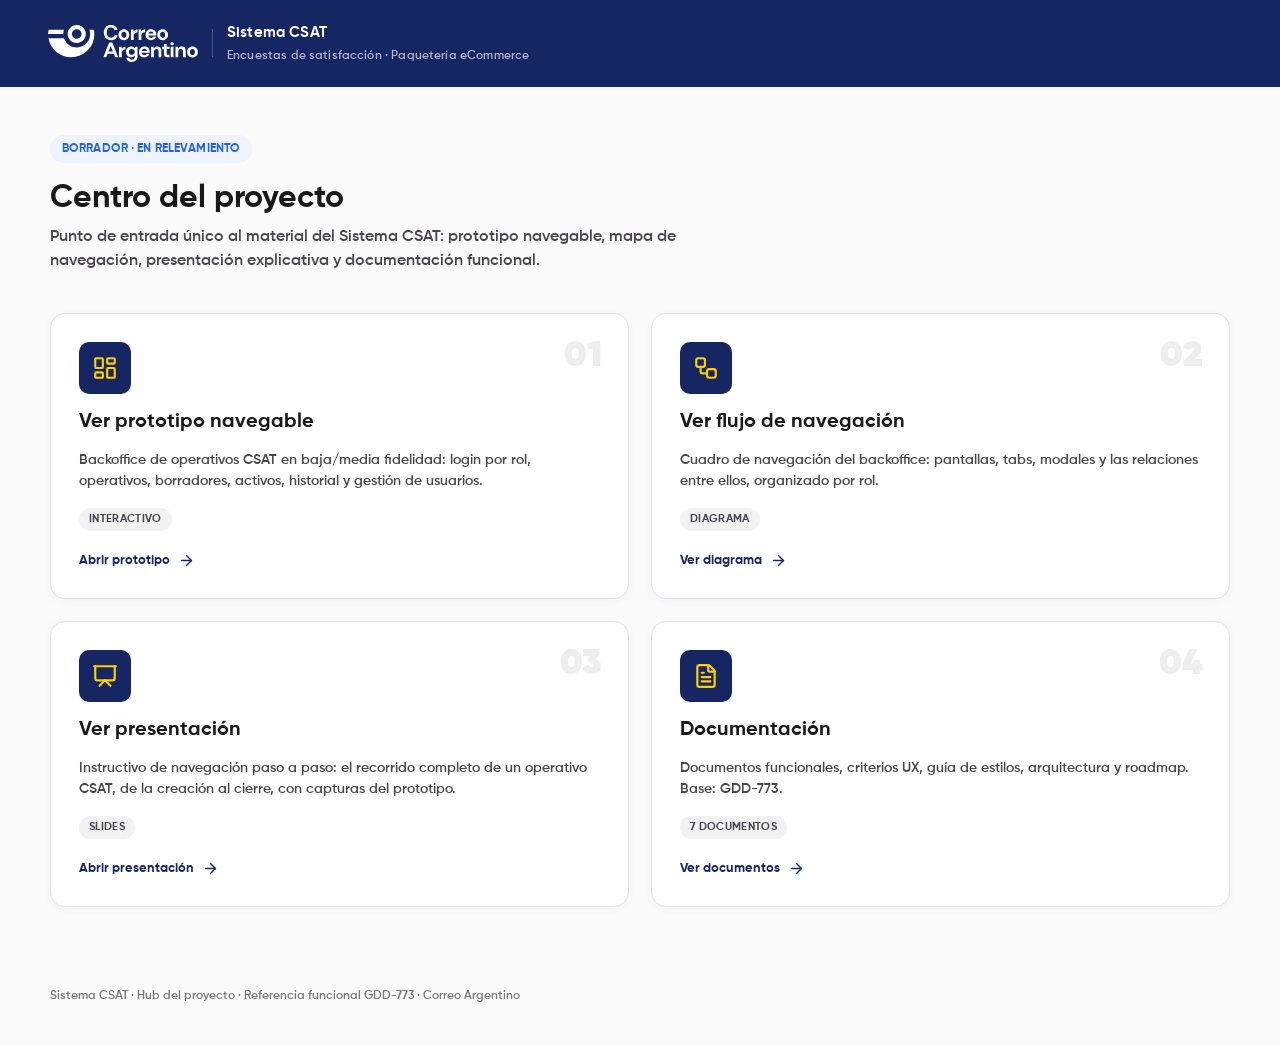
<file: index.html>
<!DOCTYPE html>
<html lang="es">
<head>
<meta charset="UTF-8" />
<meta name="viewport" content="width=device-width, initial-scale=1.0" />
<title>Sistema CSAT · Hub del proyecto</title>
<link rel="stylesheet" href="prototype/styles/tokens.css" />
<link rel="stylesheet" href="prototype/styles/global.css" />
<link rel="stylesheet" href="hub/hub.css" />
</head>
<body class="hub-body">

  <header class="hub-header">
    <div class="hub-header__brand">
      <img src="assets/logo correo argentino.svg" alt="Correo Argentino" />
      <div class="hub-header__divider"></div>
      <div class="hub-header__title">Sistema CSAT<small>Encuestas de satisfacción · Paquetería eCommerce</small></div>
    </div>
  </header>

  <main class="hub-main">
    <div class="hub-hero">
      <span class="status-pill">Borrador · En relevamiento</span>
      <h1>Centro del proyecto</h1>
      <p>Punto de entrada único al material del Sistema CSAT: prototipo navegable, mapa de navegación, presentación explicativa y documentación funcional.</p>
    </div>

    <div class="hub-grid">

      <a class="hub-card" href="prototype/index.html">
        <span class="hub-card__num">01</span>
        <span class="hub-card__icon"><svg class="lucide-icon" xmlns="http://www.w3.org/2000/svg" viewBox="0 0 24 24" fill="none" stroke="currentColor" stroke-width="2" stroke-linecap="round" stroke-linejoin="round"><rect width="7" height="9" x="3" y="3" rx="1"/><rect width="7" height="5" x="14" y="3" rx="1"/><rect width="7" height="9" x="14" y="12" rx="1"/><rect width="7" height="5" x="3" y="16" rx="1"/></svg></span>
        <h2>Ver prototipo navegable</h2>
        <p>Backoffice de operativos CSAT en baja/media fidelidad: login por rol, operativos, borradores, activos, historial y gestión de usuarios.</p>
        <span class="hub-card__tag">Interactivo</span>
        <span class="hub-card__meta">Abrir prototipo <svg class="lucide-icon" xmlns="http://www.w3.org/2000/svg" viewBox="0 0 24 24" fill="none" stroke="currentColor" stroke-width="2" stroke-linecap="round" stroke-linejoin="round"><path d="M5 12h14"/><path d="m12 5 7 7-7 7"/></svg></span>
      </a>

      <a class="hub-card" href="hub/flujo.html">
        <span class="hub-card__num">02</span>
        <span class="hub-card__icon"><svg class="lucide-icon" xmlns="http://www.w3.org/2000/svg" viewBox="0 0 24 24" fill="none" stroke="currentColor" stroke-width="2" stroke-linecap="round" stroke-linejoin="round"><rect width="8" height="8" x="3" y="3" rx="2"/><path d="M7 11v4a2 2 0 0 0 2 2h4"/><rect width="8" height="8" x="13" y="13" rx="2"/></svg></span>
        <h2>Ver flujo de navegación</h2>
        <p>Cuadro de navegación del backoffice: pantallas, tabs, modales y las relaciones entre ellos, organizado por rol.</p>
        <span class="hub-card__tag">Diagrama</span>
        <span class="hub-card__meta">Ver diagrama <svg class="lucide-icon" xmlns="http://www.w3.org/2000/svg" viewBox="0 0 24 24" fill="none" stroke="currentColor" stroke-width="2" stroke-linecap="round" stroke-linejoin="round"><path d="M5 12h14"/><path d="m12 5 7 7-7 7"/></svg></span>
      </a>

      <a class="hub-card" href="hub/presentacion.html">
        <span class="hub-card__num">03</span>
        <span class="hub-card__icon"><svg class="lucide-icon" xmlns="http://www.w3.org/2000/svg" viewBox="0 0 24 24" fill="none" stroke="currentColor" stroke-width="2" stroke-linecap="round" stroke-linejoin="round"><path d="M2 3h20"/><path d="M21 3v11a2 2 0 0 1-2 2H5a2 2 0 0 1-2-2V3"/><path d="m7 21 5-5 5 5"/></svg></span>
        <h2>Ver presentación</h2>
        <p>Instructivo de navegación paso a paso: el recorrido completo de un operativo CSAT, de la creación al cierre, con capturas del prototipo.</p>
        <span class="hub-card__tag">Slides</span>
        <span class="hub-card__meta">Abrir presentación <svg class="lucide-icon" xmlns="http://www.w3.org/2000/svg" viewBox="0 0 24 24" fill="none" stroke="currentColor" stroke-width="2" stroke-linecap="round" stroke-linejoin="round"><path d="M5 12h14"/><path d="m12 5 7 7-7 7"/></svg></span>
      </a>

      <a class="hub-card" href="hub/documentacion.html">
        <span class="hub-card__num">04</span>
        <span class="hub-card__icon"><svg class="lucide-icon" xmlns="http://www.w3.org/2000/svg" viewBox="0 0 24 24" fill="none" stroke="currentColor" stroke-width="2" stroke-linecap="round" stroke-linejoin="round"><path d="M6 22a2 2 0 0 1-2-2V4a2 2 0 0 1 2-2h8a2.4 2.4 0 0 1 1.704.706l3.588 3.588A2.4 2.4 0 0 1 20 8v12a2 2 0 0 1-2 2z"/><path d="M14 2v5a1 1 0 0 0 1 1h5"/><path d="M10 9H8"/><path d="M16 13H8"/><path d="M16 17H8"/></svg></span>
        <h2>Documentación</h2>
        <p>Documentos funcionales, criterios UX, guía de estilos, arquitectura y roadmap. Base: GDD-773.</p>
        <span class="hub-card__tag">7 documentos</span>
        <span class="hub-card__meta">Ver documentos <svg class="lucide-icon" xmlns="http://www.w3.org/2000/svg" viewBox="0 0 24 24" fill="none" stroke="currentColor" stroke-width="2" stroke-linecap="round" stroke-linejoin="round"><path d="M5 12h14"/><path d="m12 5 7 7-7 7"/></svg></span>
      </a>

    </div>
  </main>

  <footer class="hub-footer">Sistema CSAT · Hub del proyecto · Referencia funcional GDD-773 · Correo Argentino</footer>

</body>
</html>
</file>
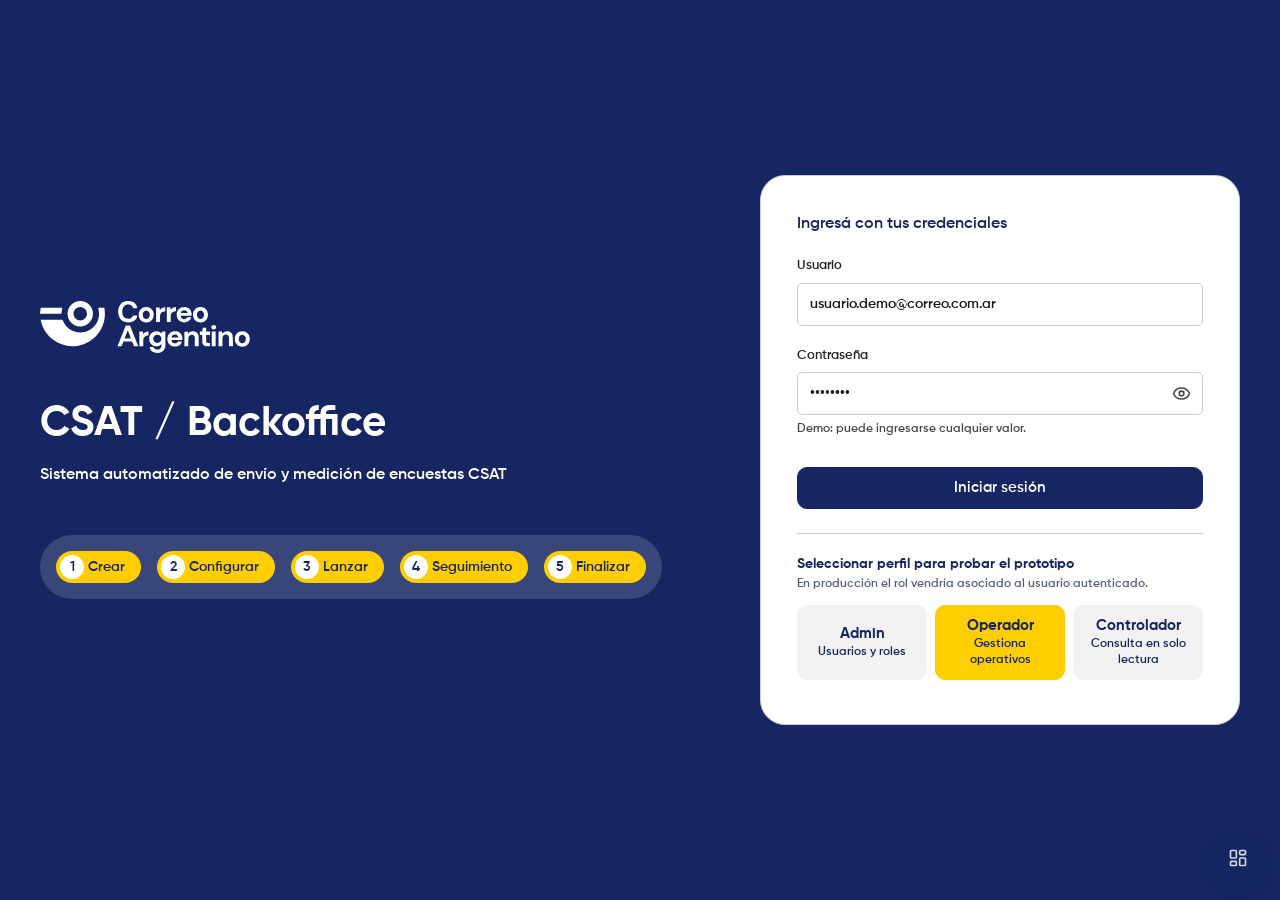
<file: prototype/index.html>
<!DOCTYPE html>
<html lang="es">
<head>
  <meta charset="UTF-8" />
  <meta name="viewport" content="width=device-width, initial-scale=1.0" />
  <title>CSAT - Wireframe Backoffice</title>
  <style>
    * { box-sizing: border-box; }
    :root {
      --black:#111;
      --gray:#666;
      --line:#bdbdbd;
      --light:#f5f5f5;
      --white:#fff;
    }
    body {
      margin:0;
      font-family: Arial, Helvetica, sans-serif;
      background:var(--white);
      color:var(--black);
      font-size:14px;
    }
    /* Los botones los pinta el design system (components/button.css); acá solo
       queda lo que no compite con él. */
    input,select,textarea { font:inherit; color:var(--black); background:var(--white); }
    button { font:inherit; cursor:pointer; }
    button:disabled { cursor:not-allowed; }
    input:disabled, select:disabled, textarea:disabled {
      background:#f3f3f3;
      color:#666;
      border-color:#999;
      cursor:not-allowed;
    }
    input,select,textarea {
      width:100%;
      border:1px solid var(--black);
      padding:9px 10px;
    }
    textarea { min-height:78px; resize:vertical; }

    h1,h2,h3,p { margin-top:0; }
    h1 { font-size:26px; margin-bottom:4px; }
    h2 { font-size:19px; margin-bottom:8px; }
    h3 { font-size:16px; }
    .muted { color:var(--gray); }
    .small { font-size:12px; }
    .hidden { display:none !important; }

    /* LOGIN */
    /* Todo el layout del login (fondo navy, columna de presentación y card)
       vive en styles/global.css: .login-screen / .login-body / .login-main /
       .login-intro / .login-card. No duplicar reglas acá: este bloque quedaba
       de la etapa wireframe y pisaba al CSS real por cascada. */

    /* APP */
    .app {
      min-height:100vh;
      display:grid;
      grid-template-columns:220px 1fr;
    }
    aside {
      border-right:1px solid var(--black);
      padding:22px 16px;
    }
    .brand {
      font-weight:700;
      font-size:18px;
      margin-bottom:6px;
    }
    .role-label {
      color:var(--gray);
      font-size:12px;
      margin-bottom:26px;
    }
    .sidebar-bottom { margin-top:28px; padding-top:16px; border-top:1px solid var(--line); }

    main { padding:28px; }
    .topbar {
      display:flex;
      justify-content:space-between;
      align-items:center;
      gap:20px;
      margin-bottom:24px;
    }
    .topbar-actions { display:flex; gap:10px; align-items:center; flex-wrap:wrap; }

    .panel {
      border:1px solid var(--black);
      padding:18px;
      margin-bottom:18px;
    }
    .panel-title {
      display:flex;
      justify-content:space-between;
      gap:16px;
      align-items:flex-start;
      margin-bottom:14px;
    }
    .section-title {
      border-bottom:1px solid var(--black);
      padding-bottom:8px;
      margin-bottom:14px;
    }
    .note {
      border-left:4px solid var(--black);
      padding:10px 12px;
      background:#fafafa;
      margin-bottom:18px;
    }
    .status {
      display:inline-block;
      border:1px solid var(--black);
      padding:3px 8px;
      border-radius:99px;
      white-space:nowrap;
    }

    /* TABS */
    .tabs {
      display:flex;
      border-bottom:1px solid var(--black);
      margin-bottom:18px;
      gap:0;
    }
    .tab {
      border:0;
      border-right:1px solid var(--black);
      border-top:1px solid var(--black);
      padding:10px 18px;
      background:var(--white);
      margin-bottom:-1px;
    }
    .tab:first-child { border-left:1px solid var(--black); }
    .tab.active {
      background:var(--black);
      color:var(--white);
    }

    /* FORMS/TABLES */
    .filters {
      display:grid;
      grid-template-columns:1.6fr 1fr 1fr auto;
      gap:10px;
      margin-bottom:16px;
    }
    .grid-2 { display:grid; grid-template-columns:1fr 1fr; gap:16px; }
    .grid-3 { display:grid; grid-template-columns:repeat(3,1fr); gap:12px; }
    .field label {
      display:block;
      font-weight:700;
      margin-bottom:6px;
    }
    .field small { display:block; margin-top:5px; color:var(--gray); }
    .required::after { content:" *"; }
    table {
      width:100%;
      border-collapse:collapse;
    }
    th,td {
      border:1px solid var(--black);
      padding:10px;
      text-align:left;
      vertical-align:top;
    }
    th { background:#f7f7f7; }
    .table-actions { white-space:nowrap; }
    .actions {
      display:flex;
      justify-content:flex-end;
      gap:10px;
      margin-top:18px;
    }
    .section-actions {
      display:flex;
      justify-content:flex-end;
      margin-top:12px;
    }
    .metric {
      border:1px solid var(--black);
      padding:14px;
    }
    .metric strong { display:block; font-size:24px; margin-top:6px; }

    /* MODALS */
    .modal-backdrop {
      position:fixed;
      inset:0;
      background:rgba(0,0,0,.45);
      display:none;
      align-items:center;
      justify-content:center;
      padding:20px;
      z-index:1000;
    }
    .modal-backdrop.open { display:flex; }
    .modal {
      width:min(620px,100%);
      max-height:90vh;
      overflow:auto;
      background:var(--white);
      border:1px solid var(--black);
      padding:20px;
    }
    .modal-header {
      display:flex;
      justify-content:space-between;
      align-items:flex-start;
      gap:16px;
      margin-bottom:18px;
    }
    .icon-button {
      width:36px;
      height:36px;
      padding:0;
      display:grid;
      place-items:center;
      font-size:20px;
    }
    .check-row {
      display:flex;
      gap:10px;
      align-items:flex-start;
      border:1px solid var(--black);
      padding:12px;
      margin-top:14px;
    }
    .check-row input { width:auto; margin-top:2px; }

    /* USERS */
    .permission-grid {
      display:grid;
      grid-template-columns:1fr 1fr 1fr;
      gap:12px;
    }
    .permission-card {
      border:1px solid var(--black);
      padding:14px;
    }

    @media(max-width:900px){
      .app{grid-template-columns:1fr;}
      aside{border-right:none;border-bottom:1px solid var(--black);}
      .filters,.grid-2,.grid-3,.permission-grid,.role-grid{grid-template-columns:1fr;}
      .tabs{overflow:auto;}
    }
  </style>
  <link rel="stylesheet" href="styles/tokens.css" />
  <link rel="stylesheet" href="styles/global.css" />
  <link rel="stylesheet" href="components/button.css" />
  <link rel="stylesheet" href="components/form-controls.css" />
  <link rel="stylesheet" href="components/filter-chip.css" />
  <link rel="stylesheet" href="components/custom-select.css" />
  <link rel="stylesheet" href="components/navbar.css" />
  <link rel="stylesheet" href="components/tabs.css" />
  <link rel="stylesheet" href="components/pagination.css" />
  <link rel="stylesheet" href="components/footer.css" />
  <style>
    .back-to-hub {
      position: fixed;
      right: 20px;
      bottom: 20px;
      z-index: 2000;
      display: inline-flex;
      align-items: center;
      height: 44px;
      padding-right: 0;
      border-radius: 999px;
      background: var(--color-brand-dark, #152663);
      color: #fff;
      text-decoration: none;
      box-shadow: 0 6px 18px rgba(21, 38, 99, .3);
      opacity: .82;
      transition: opacity .2s ease, box-shadow .2s ease, transform .2s ease, padding-right .2s ease;
    }
    .back-to-hub:hover, .back-to-hub:focus-visible {
      opacity: 1;
      box-shadow: 0 10px 22px rgba(21, 38, 99, .4);
      transform: translateY(-2px);
      padding-right: 14px;
    }
    .back-to-hub__icon {
      display: grid;
      place-items: center;
      width: 44px;
      height: 44px;
      flex: 0 0 auto;
    }
    .back-to-hub__icon svg { width: 20px; height: 20px; stroke: currentColor; }
    .back-to-hub__label {
      max-width: 0;
      overflow: hidden;
      white-space: nowrap;
      font-family: var(--font-family-base, inherit);
      font-size: .8125rem;
      font-weight: 700;
      transition: max-width .25s ease;
    }
    .back-to-hub:hover .back-to-hub__label, .back-to-hub:focus-visible .back-to-hub__label { max-width: 140px; }
    @media (max-width: 600px) {
      .back-to-hub { right: 14px; bottom: 14px; height: 40px; }
      .back-to-hub__icon { width: 40px; height: 40px; }
    }
  </style>
</head>
<body>

  <!-- LOGIN FALSO -->
  <section id="loginScreen" class="login-screen">
    <div class="login-body">
    <div class="login-main">

      <div class="login-intro">
        <div class="login-logo">
          <img src="../assets/logo correo argentino.svg" alt="Correo Argentino" />
        </div>
        <div class="login-intro__text">
          <h1>CSAT / Backoffice</h1>
          <p>Sistema automatizado de envío y medición de encuestas CSAT</p>
        </div>
        <ol class="login-steps">
          <li class="login-step"><span class="login-step__num">1</span>Crear</li>
          <li class="login-step"><span class="login-step__num">2</span>Configurar</li>
          <li class="login-step"><span class="login-step__num">3</span>Lanzar</li>
          <li class="login-step"><span class="login-step__num">4</span>Seguimiento</li>
          <li class="login-step"><span class="login-step__num">5</span>Finalizar</li>
        </ol>
      </div>

    <div class="login-card">
      <p class="login-card__intro">Ingresá con tus credenciales</p>

      <div id="loginFields"></div>

      <button class="login-submit" onclick="loginAs('operador')">Iniciar sesión</button>

      <div class="role-demo">
        <strong>Seleccionar perfil para probar el prototipo</strong>
        <p class="muted small">En producción el rol vendría asociado al usuario autenticado.</p>
        <div class="role-grid">
          <button onclick="loginAs('admin')"><strong>Admin</strong><br><span class="small">Usuarios y roles</span></button>
          <button class="primary" onclick="loginAs('operador')"><strong>Operador</strong><br><span class="small">Gestiona operativos</span></button>
          <button onclick="loginAs('controlador')"><strong>Controlador</strong><br><span class="small">Consulta en solo lectura</span></button>
        </div>
      </div>
    </div>

    </div>
    </div>
  </section>

  <!-- APLICACIÓN -->
  <div id="app" class="app hidden">
    <header class="app-header">
      <button class="app-header__burger" aria-label="Contraer navegación" aria-expanded="true" onclick="toggleSidebar()">
        <svg class="lucide-icon" aria-hidden="true" viewBox="0 0 24 24"><line x1="4" x2="20" y1="6" y2="6"/><line x1="4" x2="20" y1="12" y2="12"/><line x1="4" x2="20" y1="18" y2="18"/></svg>
      </button>

      <img class="app-header__logo" src="../assets/logo correo argentino.svg" alt="Correo Argentino" />
      <h1 class="app-header__title">Gestión de Operativos CSAT</h1>

      <div class="app-header__user">
        <span class="app-header__avatar" id="userAvatar" aria-hidden="true">O</span>
        <span class="app-header__identity">
          <strong id="userNameLabel">Operador 01</strong>
          <small id="roleLabel">Rol: Operador</small>
        </span>
      </div>
    </header>

    <div class="app-body">
    <aside>
      <nav id="mainNav"></nav>

      <div class="sidebar-bottom">
        <button onclick="logout()" title="Cerrar sesión"><svg class="lucide-icon" aria-hidden="true" viewBox="0 0 24 24"><path d="M9 21H5a2 2 0 0 1-2-2V5a2 2 0 0 1 2-2h4"/><polyline points="16 17 21 12 16 7"/><line x1="21" x2="9" y1="12" y2="12"/></svg><span class="nav-label">Cerrar sesión</span></button>
      </div>
    </aside>

    <main>
      <!-- OPERATIVOS -->
      <section id="operativos" class="view hidden">
        <div class="topbar">
          <div>
            <h1>Operativos de encuesta</h1>
            <p class="muted">Gestión y seguimiento de operativos CSAT.</p>
          </div>
          <div id="createOpAction" class="topbar-actions">
            <button class="primary" onclick="openCreateModal()">+ Crear operativo</button>
          </div>
        </div>

        <div class="tabs">
          <button class="tab active" data-tab="todos" onclick="switchOpsTab('todos')">Todos</button>
          <button class="tab" data-tab="activos" onclick="switchOpsTab('activos')">Activos</button>
          <button class="tab" data-tab="borradores" onclick="switchOpsTab('borradores')">Borradores</button>
          <button class="tab" data-tab="historial" onclick="switchOpsTab('historial')">Historial</button>
        </div>

        <!-- TODOS -->
        <div id="ops-todos" class="ops-tab">
          <div class="panel">
            <div class="panel-title">
              <div>
                <h2>Activos</h2>
                <p class="muted">Operativos actualmente en curso.</p>
              </div>
              <span class="status">5 activos</span>
            </div>

            <table>
              <thead>
                <tr>
                  <th>Operativo</th><th>Segmento</th><th>Región</th><th>Período</th><th>Muestra diaria</th><th></th>
                </tr>
              </thead>
              <tbody>
                <tr>
                  <td>CSAT Córdoba - Agosto</td><td>Mercado Libre</td><td>Córdoba</td><td>01/08 - 31/08</td><td>170</td>
                  <td class="table-actions"><button onclick="openActiveDetail()">Ver</button></td>
                </tr>
                <tr>
                  <td>CSAT CABA - Agosto</td><td>MiCorreo</td><td>CABA</td><td>01/08 - 31/08</td><td>170</td>
                  <td class="table-actions"><button onclick="openActiveDetail()">Ver</button></td>
                </tr>
                <tr>
                  <td>CSAT Santa Fe - Agosto</td><td>Mercado Libre</td><td>Santa Fe</td><td>05/08 - 31/08</td><td>165</td>
                  <td class="table-actions"><button onclick="openActiveDetail()">Ver</button></td>
                </tr>
              </tbody>
            </table>
            <div class="section-actions"><button onclick="switchOpsTab('activos')">Ver más activos<svg class="lucide-icon" aria-hidden="true" viewBox="0 0 24 24"><path d="m9 18 6-6-6-6"/></svg></button></div>
          </div>

          <div class="panel" id="panelBorradoresTodos">
            <div class="panel-title">
              <div>
                <h2>Borradores</h2>
                <p class="muted">Operativos todavía no lanzados.</p>
              </div>
              <span class="status">4 borradores</span>
            </div>

            <table>
              <thead>
                <tr>
                  <th>Operativo</th><th>Segmento</th><th>Región</th><th>Período</th><th>Configuración</th><th></th>
                </tr>
              </thead>
              <tbody>
                <tr>
                  <td>Prueba Sucursal - Septiembre</td><td>Sin definir</td><td>Buenos Aires</td><td>01/09 - 15/09</td><td>Incompleta</td>
                  <td class="table-actions"><button onclick="openDraftDetail()">Continuar</button></td>
                </tr>
                <tr>
                  <td>CSAT Córdoba - Septiembre</td><td>MiCorreo</td><td>Córdoba</td><td>01/09 - 30/09</td><td>Completa</td>
                  <td class="table-actions"><button onclick="openDraftDetail(true)">Continuar</button></td>
                </tr>
                <tr>
                  <td>CSAT Mendoza - Septiembre</td><td>Mercado Libre</td><td>Mendoza</td><td>01/09 - 30/09</td><td>Incompleta</td>
                  <td class="table-actions"><button onclick="openDraftDetail()">Continuar</button></td>
                </tr>
              </tbody>
            </table>
            <div class="section-actions"><button onclick="switchOpsTab('borradores')">Ver más borradores<svg class="lucide-icon" aria-hidden="true" viewBox="0 0 24 24"><path d="m9 18 6-6-6-6"/></svg></button></div>
          </div>

        </div>

        <!-- ACTIVOS -->
        <div id="ops-activos" class="ops-tab hidden">
          <div class="filters">
            <input type="search" placeholder="Buscar por nombre..." />
            <select><option>Todos los segmentos</option><option>Mercado Libre</option><option>MiCorreo</option></select>
            <select><option>Todas las regiones</option><option>Córdoba</option><option>CABA</option><option>Santa Fe</option></select>
            <button>Filtrar</button>
          </div>

          <div class="panel">
            <h2>Activos</h2>
            <table>
              <thead><tr><th>Operativo</th><th>Segmento</th><th>Región</th><th>Período</th><th>Muestra diaria</th><th></th></tr></thead>
              <tbody>
                <tr><td>CSAT Córdoba - Agosto</td><td>Mercado Libre</td><td>Córdoba</td><td>01/08 - 31/08</td><td>170</td><td><button onclick="openActiveDetail()">Ver</button></td></tr>
                <tr><td>CSAT CABA - Agosto</td><td>MiCorreo</td><td>CABA</td><td>01/08 - 31/08</td><td>170</td><td><button onclick="openActiveDetail()">Ver</button></td></tr>
                <tr><td>CSAT Santa Fe - Agosto</td><td>Mercado Libre</td><td>Santa Fe</td><td>05/08 - 31/08</td><td>165</td><td><button onclick="openActiveDetail()">Ver</button></td></tr>
                <tr><td>CSAT Mendoza - Agosto</td><td>MiCorreo</td><td>Mendoza</td><td>10/08 - 31/08</td><td>160</td><td><button onclick="openActiveDetail()">Ver</button></td></tr>
                <tr><td>CSAT Buenos Aires - Agosto</td><td>Mercado Libre</td><td>Buenos Aires</td><td>01/08 - 31/08</td><td>175</td><td><button onclick="openActiveDetail()">Ver</button></td></tr>
              </tbody>
            </table>
          </div>
        </div>

        <!-- BORRADORES -->
        <div id="ops-borradores" class="ops-tab hidden">
          <div class="filters">
            <input type="search" placeholder="Buscar por nombre..." />
            <select><option>Todos los segmentos</option><option>Mercado Libre</option><option>MiCorreo</option><option>Sin definir</option></select>
            <select><option>Todas las regiones</option><option>Córdoba</option><option>Buenos Aires</option><option>Mendoza</option></select>
            <button>Filtrar</button>
          </div>

          <div class="panel">
            <h2>Borradores</h2>
            <table>
              <thead><tr><th>Operativo</th><th>Segmento</th><th>Región</th><th>Período</th><th>Configuración</th><th></th></tr></thead>
              <tbody>
                <tr><td>Prueba Sucursal - Septiembre</td><td>Sin definir</td><td>Buenos Aires</td><td>01/09 - 15/09</td><td>Incompleta</td><td><button onclick="openDraftDetail()">Continuar</button></td></tr>
                <tr><td>CSAT Córdoba - Septiembre</td><td>MiCorreo</td><td>Córdoba</td><td>01/09 - 30/09</td><td>Completa</td><td><button onclick="openDraftDetail(true)">Continuar</button></td></tr>
                <tr><td>CSAT Mendoza - Septiembre</td><td>Mercado Libre</td><td>Mendoza</td><td>01/09 - 30/09</td><td>Incompleta</td><td><button onclick="openDraftDetail()">Continuar</button></td></tr>
                <tr><td>Prueba domicilio - Octubre</td><td>Sin definir</td><td>Sin definir</td><td>01/10 - 15/10</td><td>Incompleta</td><td><button onclick="openDraftDetail()">Continuar</button></td></tr>
              </tbody>
            </table>
          </div>
        </div>

        <!-- HISTORIAL -->
        <div id="ops-historial" class="ops-tab hidden">
          <div class="filters">
            <input type="search" placeholder="Buscar por nombre..." />
            <select><option>Todos los segmentos</option><option>Mercado Libre</option><option>MiCorreo</option></select>
            <select><option>Todas las regiones</option><option>Córdoba</option><option>CABA</option><option>Buenos Aires</option></select>
            <button>Filtrar</button>
          </div>

          <div class="panel">
            <h2>Historial</h2>
            <p class="muted">Operativos finalizados por fecha programada o de forma manual.</p>
            <table>
              <thead><tr><th>Operativo</th><th>Segmento</th><th>Región</th><th>Período</th><th>Finalización</th><th>Motivo</th><th></th></tr></thead>
              <tbody>
                <tr><td>CSAT Córdoba - Julio</td><td>Mercado Libre</td><td>Córdoba</td><td>01/07 - 31/07</td><td>31/07/2026</td><td>Programada</td><td><button onclick="openFinalDetail()">Ver</button></td></tr>
                <tr><td>CSAT CABA - Julio</td><td>MiCorreo</td><td>CABA</td><td>01/07 - 31/07</td><td>29/07/2026</td><td>Manual</td><td><button onclick="openFinalDetail()">Ver</button></td></tr>
                <tr><td>CSAT Santa Fe - Julio</td><td>Mercado Libre</td><td>Santa Fe</td><td>01/07 - 31/07</td><td>31/07/2026</td><td>Programada</td><td><button onclick="openFinalDetail()">Ver</button></td></tr>
                <tr><td>CSAT Córdoba - Junio</td><td>MiCorreo</td><td>Córdoba</td><td>01/06 - 30/06</td><td>30/06/2026</td><td>Programada</td><td><button onclick="openFinalDetail()">Ver</button></td></tr>
                <tr><td>CSAT CABA - Junio</td><td>Mercado Libre</td><td>CABA</td><td>01/06 - 30/06</td><td>28/06/2026</td><td>Manual</td><td><button onclick="openFinalDetail()">Ver</button></td></tr>
                <tr><td>CSAT Buenos Aires - Junio</td><td>MiCorreo</td><td>Buenos Aires</td><td>01/06 - 30/06</td><td>30/06/2026</td><td>Programada</td><td><button onclick="openFinalDetail()">Ver</button></td></tr>
                <tr><td>CSAT Córdoba - Mayo</td><td>Mercado Libre</td><td>Córdoba</td><td>01/05 - 31/05</td><td>31/05/2026</td><td>Programada</td><td><button onclick="openFinalDetail()">Ver</button></td></tr>
                <tr><td>CSAT CABA - Mayo</td><td>MiCorreo</td><td>CABA</td><td>01/05 - 31/05</td><td>31/05/2026</td><td>Programada</td><td><button onclick="openFinalDetail()">Ver</button></td></tr>
                <tr><td>CSAT Buenos Aires - Mayo</td><td>Mercado Libre</td><td>Buenos Aires</td><td>01/05 - 31/05</td><td>27/05/2026</td><td>Manual</td><td><button onclick="openFinalDetail()">Ver</button></td></tr>
                <tr><td>CSAT Córdoba - Abril</td><td>MiCorreo</td><td>Córdoba</td><td>01/04 - 30/04</td><td>30/04/2026</td><td>Programada</td><td><button onclick="openFinalDetail()">Ver</button></td></tr>
                <tr><td>CSAT CABA - Abril</td><td>Mercado Libre</td><td>CABA</td><td>01/04 - 30/04</td><td>30/04/2026</td><td>Programada</td><td><button onclick="openFinalDetail()">Ver</button></td></tr>
                <tr><td>CSAT Buenos Aires - Abril</td><td>MiCorreo</td><td>Buenos Aires</td><td>01/04 - 30/04</td><td>25/04/2026</td><td>Manual</td><td><button onclick="openFinalDetail()">Ver</button></td></tr>
              </tbody>
            </table>
          </div>
        </div>
      </section>

      <!-- DETALLE ACTIVO -->
      <section id="detalleActivo" class="view hidden">
        <div class="topbar">
          <div>
            <button onclick="showView('operativos'); switchOpsTab('activos')" style="margin-bottom:12px;">← Volver</button>
            <h1>CSAT Córdoba - Agosto</h1>
            <p class="muted">Mercado Libre · Córdoba · Entrega en domicilio</p>
          </div>
          <div class="topbar-actions">
            <span class="status">Activo</span>
            <button id="finishButton" onclick="openFinishModal()">Finalizar operativo</button>
            <button id="reportActiveButton" class="hidden" onclick="openExportModal()">Exportar resultados</button>
          </div>
        </div>

        <div class="note">
          Este operativo finalizará automáticamente el <strong>31/08/2026</strong>. También puede finalizarse manualmente antes de esa fecha.
          Finalizarlo detiene la selección de nuevos casos y los nuevos envíos de encuesta. Las respuestas de encuestas ya enviadas
          se consideran parte del operativo mientras sean recibidas por el sistema <strong>(criterio pendiente de validación)</strong>.
        </div>

        <div class="grid-3" style="margin-bottom:18px;">
          <div class="metric">Encuestas enviadas<strong>3.420</strong></div>
          <div class="metric">Respondidas<strong>1.108</strong></div>
          <div class="metric">Tasa de respuesta<strong>32,4%</strong></div>
        </div>

        <div class="panel">
          <div class="panel-title">
            <div>
              <h2>Ejecución de hoy</h2>
              <p class="muted">Seguimiento operativo de la muestra diaria configurada.</p>
            </div>
            <span class="status">13/08/2026</span>
          </div>

          <div class="grid-3" style="margin-bottom:14px;">
            <div class="metric">Muestra prevista<strong>170</strong></div>
            <div class="metric">Casos seleccionados<strong>170</strong></div>
            <div class="metric">Enviadas hoy<strong>164</strong></div>
          </div>

          <table>
            <tbody>
              <tr><th>Pendientes de envío</th><td>6</td></tr>
              <tr><th>Respuestas recibidas hoy</th><td>51</td></tr>
              <tr><th>Última ejecución</th><td>13/08/2026 · 09:00</td></tr>
              <tr><th>Próxima ejecución</th><td>14/08/2026 · Programada</td></tr>
            </tbody>
          </table>
        </div>

        <div class="note">
          <strong>Analytics:</strong> los resultados se almacenan en la BD CSAT y son consumidos por el sistema analítico de forma periódica.
          No es necesario finalizar el operativo para disponibilizar los resultados. <strong>Frecuencia exacta pendiente de validación.</strong>
        </div>

        <div class="panel">
          <h2 class="section-title">Configuración del operativo</h2>
          <table>
            <tbody>
              <tr><th>Período</th><td>01/08/2026 - 31/08/2026</td></tr>
              <tr><th>Segmento</th><td>Mercado Libre</td></tr>
              <tr><th>Región</th><td>Córdoba</td></tr>
              <tr><th>Tipo de entrega</th><td>Domicilio</td></tr>
              <tr><th>Evento T&T</th><td>P0=1 - Entrega efectiva en domicilio</td></tr>
              <tr><th>Muestra diaria</th><td>170 casos</td></tr>
              <tr><th>Plantilla</th><td>CSAT Entrega estándar</td></tr>
            </tbody>
          </table>
        </div>
      </section>

      <!-- DETALLE BORRADOR -->
      <section id="detalleBorrador" class="view hidden">
        <div class="topbar">
          <div>
            <button onclick="showView('operativos'); switchOpsTab('borradores')" style="margin-bottom:12px;">← Volver</button>
            <h1 id="draftTitle">Prueba Sucursal - Septiembre</h1>
            <p class="muted">Completá los datos obligatorios antes de lanzar el operativo.</p>
          </div>
          <span class="status">Borrador</span>
        </div>

        <div id="draftReadonlyNote" class="note hidden">
          <strong>Modo solo lectura.</strong> El perfil Controlador puede consultar la configuración del operativo, pero no puede modificar campos ni ejecutar acciones de gestión.
        </div>

        <div id="draftWarning" class="note">
          Faltan campos obligatorios. El botón “Lanzar operativo” se habilitará cuando la configuración esté completa.
        </div>

        <div class="panel">
          <h2 class="section-title">1. Datos generales</h2>
          <div class="grid-2">
            <div class="field">
              <label class="required">Nombre del operativo</label>
              <input class="draft-required" id="draftName" value="Prueba Sucursal - Septiembre" oninput="validateDraft()" />
            </div>
            <div></div>
            <div class="field">
              <label class="required">Fecha de inicio</label>
              <input class="draft-required" id="draftStart" type="date" value="2026-09-01" oninput="validateDraft()" />
            </div>
            <div class="field">
              <label class="required">Fecha de finalización</label>
              <input class="draft-required" id="draftEnd" type="date" value="2026-09-15" oninput="validateDraft()" />
            </div>
          </div>
        </div>

        <div class="panel">
          <h2 class="section-title">2. Público y segmentación</h2>
          <div class="grid-2">
            <div class="field">
              <label class="required">Origen / segmento</label>
              <select class="draft-required" id="draftSegment" onchange="validateDraft()">
                <option value="">Seleccionar...</option>
                <option>Mercado Libre</option>
                <option>MiCorreo</option>
              </select>
            </div>
            <div class="field">
              <label class="required">Región / provincia</label>
              <select class="draft-required" id="draftRegion" onchange="validateDraft()">
                <option value="">Seleccionar...</option>
                <option selected>Buenos Aires</option>
                <option>Córdoba</option>
                <option>CABA</option>
                <option>Mendoza</option>
              </select>
            </div>
            <div class="field">
              <label class="required">Tipo de entrega</label>
              <select class="draft-required" id="draftDelivery" onchange="validateDraft()">
                <option value="">Seleccionar...</option>
                <option>Entrega en domicilio</option>
                <option>Entrega en sucursal</option>
              </select>
            </div>
            <div class="field">
              <label class="required">Evento T&T disparador</label>
              <select class="draft-required" id="draftEvent" onchange="validateDraft()">
                <option value="">Seleccionar...</option>
                <option>P0=1 - Entrega efectiva en domicilio</option>
                <option>P0=3 - Entrega efectiva en sucursal</option>
              </select>
            </div>
          </div>
        </div>

        <div class="panel">
          <h2 class="section-title">3. Muestreo</h2>
          <div class="grid-3">
            <div class="field">
              <label class="required">Cantidad diaria</label>
              <input class="draft-required" id="draftSample" type="number" placeholder="Ej. 170" oninput="validateDraft()" />
            </div>
            <div class="field">
              <label>Límite total</label>
              <input type="number" placeholder="Opcional" />
            </div>
            <div class="field">
              <label>Frecuencia</label>
              <select><option>Diaria</option></select>
            </div>
          </div>
        </div>

        <div class="panel">
          <h2 class="section-title">4. Encuesta</h2>
          <div class="grid-2">
            <div class="field">
              <label class="required">Plantilla</label>
              <select class="draft-required" id="draftTemplate" onchange="validateDraft()">
                <option value="">Seleccionar...</option>
                <option>CSAT Entrega estándar</option>
              </select>
            </div>
            <div class="field">
              <label class="required">Escala</label>
              <select class="draft-required" id="draftScale" onchange="validateDraft()">
                <option value="">Seleccionar...</option>
                <option>1 a 5</option>
              </select>
            </div>
          </div>
        </div>

        <div id="draftActions" class="actions">
          <button>Guardar cambios</button>
          <button id="launchButton" class="primary" disabled onclick="launchDraft()">Lanzar operativo</button>
        </div>
      </section>

      <!-- DETALLE FINALIZADO -->
      <section id="detalleFinal" class="view hidden">
        <div class="topbar">
          <div>
            <button onclick="showView('operativos'); switchOpsTab('historial')" style="margin-bottom:12px;">← Volver</button>
            <h1>CSAT Córdoba - Julio</h1>
            <p class="muted">Mercado Libre · Córdoba · Entrega en domicilio</p>
          </div>
          <div class="topbar-actions">
            <span class="status">Finalizado</span>
            <button id="reportFinalButton" onclick="openExportModal()">Exportar resultados</button>
          </div>
        </div>

        <div class="grid-3" style="margin-bottom:18px;">
          <div class="metric">Encuestas enviadas<strong>5.040</strong></div>
          <div class="metric">Respondidas<strong>1.690</strong></div>
          <div class="metric">CSAT promedio<strong>4,1</strong></div>
        </div>

        <div class="note">
          Finalizar un operativo no genera la información para Analytics: los resultados ya fueron persistidos durante su ejecución.
          El cierre únicamente detiene la generación de nuevos casos.
        </div>

        <div class="panel">
          <h2 class="section-title">Cierre del operativo</h2>
          <table>
            <tbody>
              <tr><th>Fecha de cierre</th><td>31/07/2026</td></tr>
              <tr><th>Tipo de finalización</th><td>Programada</td></tr>
              <tr><th>Resultados</th><td>Persistidos en BD CSAT</td></tr>
              <tr><th>Consumo Analytics</th><td>Automático / periódico (frecuencia pendiente de validación)</td></tr>
            </tbody>
          </table>
        </div>
      </section>

      <!-- USUARIOS Y ROLES / ADMIN -->
      <section id="usuarios" class="view hidden">
        <div class="topbar">
          <div>
            <h1>Usuarios y roles</h1>
            <p class="muted">Administración de accesos del backoffice.</p>
          </div>
          <button class="primary" onclick="openUserModal()">+ Crear usuario</button>
        </div>

        <div class="permission-grid" style="margin-bottom:18px;">
          <div class="permission-card"><strong>Admin</strong><p class="muted small">Gestiona usuarios y roles.</p></div>
          <div class="permission-card"><strong>Operador</strong><p class="muted small">Crea, configura, lanza y finaliza operativos.</p></div>
          <div class="permission-card"><strong>Controlador</strong><p class="muted small">Consulta operativos activos y finalizados en modo solo lectura. No accede a los borradores.</p></div>
        </div>

        <div class="panel">
          <div class="filters users-filters">
            <input type="search" placeholder="Buscar usuario..." />
            <select><option>Todos los roles</option><option>Admin</option><option>Operador</option><option>Controlador</option></select>
            <button>Filtrar</button>
          </div>
          <table>
            <thead><tr><th>Usuario</th><th>Email</th><th>Rol</th><th></th></tr></thead>
            <tbody>
              <tr><td>Ana Admin</td><td>ana.admin@correo.com.ar</td><td>Admin</td><td class="table-actions"><button onclick="openEditUserModal('Ana Admin','ana.admin@correo.com.ar','Admin')">Editar</button></td></tr>
              <tr><td>Oscar Operador</td><td>oscar.operador@correo.com.ar</td><td>Operador</td><td class="table-actions"><button onclick="openEditUserModal('Oscar Operador','oscar.operador@correo.com.ar','Operador')">Editar</button></td></tr>
              <tr><td>Carla Control</td><td>carla.control@correo.com.ar</td><td>Controlador</td><td class="table-actions"><button onclick="openEditUserModal('Carla Control','carla.control@correo.com.ar','Controlador')">Editar</button></td></tr>
              <tr><td>Martín Pérez</td><td>martin.perez@correo.com.ar</td><td>Operador</td><td class="table-actions"><button onclick="openEditUserModal('Martín Pérez','martin.perez@correo.com.ar','Operador')">Editar</button></td></tr>
              <tr><td>Lucía Gómez</td><td>lucia.gomez@correo.com.ar</td><td>Controlador</td><td class="table-actions"><button onclick="openEditUserModal('Lucía Gómez','lucia.gomez@correo.com.ar','Controlador')">Editar</button></td></tr>
              <tr><td>Diego Silva</td><td>diego.silva@correo.com.ar</td><td>Operador</td><td class="table-actions"><button onclick="openEditUserModal('Diego Silva','diego.silva@correo.com.ar','Operador')">Editar</button></td></tr>
              <tr><td>Paula Romero</td><td>paula.romero@correo.com.ar</td><td>Controlador</td><td class="table-actions"><button onclick="openEditUserModal('Paula Romero','paula.romero@correo.com.ar','Controlador')">Editar</button></td></tr>
              <tr><td>Federico Ruiz</td><td>federico.ruiz@correo.com.ar</td><td>Operador</td><td class="table-actions"><button onclick="openEditUserModal('Federico Ruiz','federico.ruiz@correo.com.ar','Operador')">Editar</button></td></tr>
              <tr><td>Sofía Torres</td><td>sofia.torres@correo.com.ar</td><td>Admin</td><td class="table-actions"><button onclick="openEditUserModal('Sofía Torres','sofia.torres@correo.com.ar','Admin')">Editar</button></td></tr>
              <tr><td>Javier Acosta</td><td>javier.acosta@correo.com.ar</td><td>Operador</td><td class="table-actions"><button onclick="openEditUserModal('Javier Acosta','javier.acosta@correo.com.ar','Operador')">Editar</button></td></tr>
              <tr><td>Valentina Díaz</td><td>valentina.diaz@correo.com.ar</td><td>Controlador</td><td class="table-actions"><button onclick="openEditUserModal('Valentina Díaz','valentina.diaz@correo.com.ar','Controlador')">Editar</button></td></tr>
              <tr><td>Gabriel Luna</td><td>gabriel.luna@correo.com.ar</td><td>Operador</td><td class="table-actions"><button onclick="openEditUserModal('Gabriel Luna','gabriel.luna@correo.com.ar','Operador')">Editar</button></td></tr>
            </tbody>
          </table>
        </div>
      </section>
    </main>
    </div>
  </div>

  <!-- MODAL CREAR OPERATIVO -->
  <div id="createModal" class="modal-backdrop" onclick="backdropClose(event,'createModal')">
    <div class="modal" role="dialog" aria-modal="true">
      <div class="modal-header">
        <div>
          <h2>Crear operativo</h2>
          <p class="muted">Se creará automáticamente en estado borrador.</p>
        </div>
        <button class="icon-button" onclick="closeModal('createModal')">×</button>
      </div>

      <div class="field" style="margin-bottom:14px;">
        <label class="required">Nombre del operativo</label>
        <input id="newOpName" placeholder="Ej. CSAT Córdoba - Septiembre" />
      </div>
      <div class="grid-2">
        <div class="field">
          <label class="required">Fecha de inicio</label>
          <input id="newOpStart" type="date" />
        </div>
        <div class="field">
          <label class="required">Fecha de finalización</label>
          <input id="newOpEnd" type="date" />
        </div>
      </div>
      <div class="actions">
        <button onclick="closeModal('createModal')">Cancelar</button>
        <button class="primary" onclick="createDraft()">Crear borrador</button>
      </div>
    </div>
  </div>

  <!-- MODAL FINALIZAR -->
  <div id="finishModal" class="modal-backdrop" onclick="backdropClose(event,'finishModal')">
    <div class="modal" role="dialog" aria-modal="true">
      <div class="modal-header">
        <div>
          <h2>Finalizar operativo</h2>
          <p class="muted">Esta acción detendrá el operativo antes de la fecha programada.</p>
        </div>
        <button class="icon-button" onclick="closeModal('finishModal')">×</button>
      </div>

      <div class="note">
        El operativo pasará a Historial y dejará de seleccionar nuevos casos para encuesta.
      </div>

      <div class="field">
        <label>Motivo de finalización</label>
        <textarea placeholder="Opcional"></textarea>
      </div>

      <div class="note">
        Los resultados ya recibidos permanecen almacenados en la BD CSAT y disponibles para su consumo posterior.
      </div>

      <div class="actions">
        <button onclick="closeModal('finishModal')">Cancelar</button>
        <button class="primary" onclick="finishOperation()">Finalizar operativo</button>
      </div>
    </div>
  </div>

  <!-- MODAL EXPORTAR RESULTADOS -->
  <div id="exportModal" class="modal-backdrop" onclick="backdropClose(event,'exportModal')">
    <div class="modal" role="dialog" aria-modal="true">
      <div class="modal-header">
        <div>
          <h2>Exportar resultados</h2>
          <p class="muted">Salida manual para consulta o análisis externo. No reemplaza el consumo automático de Analytics.</p>
        </div>
        <button class="icon-button" onclick="closeModal('exportModal')">×</button>
      </div>

      <div class="note">
        Esta función se mantiene como hipótesis UX hasta confirmar si el usuario Controlador necesita una exportación manual.
      </div>

      <div class="field" style="margin-bottom:14px;">
        <label>Período</label>
        <select><option>Todo el operativo</option><option>Últimos 7 días</option><option>Seleccionar rango...</option></select>
      </div>
      <div class="field" style="margin-bottom:14px;">
        <label>Contenido</label>
        <select><option>Resultados completos</option><option>Solo detractores</option><option>Resumen CSAT</option></select>
      </div>
      <div class="field">
        <label>Formato</label>
        <select><option>CSV</option><option>Excel</option></select>
      </div>

      <div class="actions">
        <button onclick="closeModal('exportModal')">Cancelar</button>
        <button class="primary" onclick="alert('Exportación generada (demo).'); closeModal('exportModal')">Exportar</button>
      </div>
    </div>
  </div>

  <!-- MODAL USUARIO -->
  <div id="userModal" class="modal-backdrop" onclick="backdropClose(event,'userModal')">
    <div class="modal" role="dialog" aria-modal="true">
      <div class="modal-header">
        <div>
          <h2 id="userModalTitle">Crear usuario</h2>
          <p id="userModalDescription" class="muted">Asignación de rol para el backoffice.</p>
        </div>
        <button class="icon-button" onclick="closeModal('userModal')">×</button>
      </div>
      <div class="field" style="margin-bottom:14px;">
        <label class="required">Nombre y apellido</label>
        <input id="userName" />
      </div>
      <div class="field" style="margin-bottom:14px;">
        <label class="required">Email</label>
        <input id="userEmail" type="email" />
      </div>
      <div class="field" style="margin-bottom:14px;">
        <label class="required">Contraseña</label>
        <div class="password-control">
          <input id="userPassword" type="password" value="12345678" />
          <button type="button" class="password-toggle" aria-label="Mostrar contraseña" aria-pressed="false" onclick="togglePassword('userPassword',this)">
            <svg class="lucide-icon eye-show" aria-hidden="true" viewBox="0 0 24 24"><path d="M2.062 12.348a1 1 0 0 1 0-.696 10.75 10.75 0 0 1 19.876 0 1 1 0 0 1 0 .696 10.75 10.75 0 0 1-19.876 0"/><circle cx="12" cy="12" r="3"/></svg>
            <svg class="lucide-icon eye-hide" aria-hidden="true" viewBox="0 0 24 24"><path d="M10.733 5.076a10.744 10.744 0 0 1 11.205 6.575 1 1 0 0 1 0 .696 10.8 10.8 0 0 1-1.444 2.49"/><path d="M14.084 14.158a3 3 0 0 1-4.242-4.242"/><path d="M17.479 17.499a10.75 10.75 0 0 1-15.417-5.151 1 1 0 0 1 0-.696 10.75 10.75 0 0 1 4.446-5.143"/><path d="m2 2 20 20"/></svg>
          </button>
        </div>
        <small class="muted">Mockup: no se valida formato, longitud ni seguridad de la contraseña.</small>
      </div>
      <div class="field">
        <label class="required">Rol</label>
        <select id="userRole">
          <option>Admin</option>
          <option>Operador</option>
          <option>Controlador</option>
        </select>
      </div>
      <div class="actions">
        <button onclick="closeModal('userModal')">Cancelar</button>
        <button id="userModalPrimary" class="primary" onclick="saveUser()">Crear usuario</button>
      </div>
    </div>
  </div>

  <a class="back-to-hub" href="../index.html" title="Volver al hub" aria-label="Volver al hub">
    <span class="back-to-hub__icon">
      <svg xmlns="http://www.w3.org/2000/svg" viewBox="0 0 24 24" fill="none" stroke-width="2" stroke-linecap="round" stroke-linejoin="round"><rect width="7" height="9" x="3" y="3" rx="1"/><rect width="7" height="5" x="14" y="3" rx="1"/><rect width="7" height="9" x="14" y="12" rx="1"/><rect width="7" height="5" x="3" y="16" rx="1"/></svg>
    </span>
    <span class="back-to-hub__label">Volver al hub</span>
  </a>

  <script src="components/index.js"></script>
  <script>
    (function renderLoginFields(){
      const userField = Field.create({
        label: 'Usuario',
        value: 'usuario.demo@correo.com.ar',
      });
      const passwordField = Field.create({
        id: 'loginPassword',
        type: 'password',
        label: 'Contraseña',
        value: '12345678',
        helper: 'Demo: puede ingresarse cualquier valor.',
      });
      document.getElementById('loginFields').append(userField.field, passwordField.field);
    })();

    let currentRole = 'operador';
    let userModalMode = 'create';

    const roleNames = {
      admin: 'Admin',
      operador: 'Operador',
      controlador: 'Controlador'
    };

    const roleUsers = {
      admin: 'Administrador 01',
      operador: 'Operador 01',
      controlador: 'Controlador 01'
    };

    function loginAs(role){
      currentRole = role;
      document.getElementById('loginScreen').classList.add('hidden');
      document.getElementById('app').classList.remove('hidden');
      document.getElementById('roleLabel').textContent = 'Rol: ' + roleNames[role];
      document.getElementById('userNameLabel').textContent = roleUsers[role];
      document.getElementById('userAvatar').textContent = roleUsers[role].trim().charAt(0).toUpperCase();
      configureNavigation();
    }

    function toggleSidebar(){
      const app = document.getElementById('app');
      const burger = document.querySelector('.app-header__burger');
      const collapsed = app.classList.toggle('app--nav-collapsed');
      burger.setAttribute('aria-expanded', String(!collapsed));
      burger.setAttribute('aria-label', collapsed ? 'Expandir navegación' : 'Contraer navegación');
    }

    function logout(){
      document.getElementById('app').classList.add('hidden');
      document.getElementById('loginScreen').classList.remove('hidden');
      closeAllModals();
    }

    function configureNavigation(){
      const nav = document.getElementById('mainNav');

      if(currentRole === 'admin'){
        nav.innerHTML = `<button class="active" data-view="usuarios" title="Usuarios y roles" onclick="showView(\'usuarios\')"><svg class="lucide-icon" aria-hidden="true" viewBox="0 0 24 24"><path d="M18 21a8 8 0 0 0-16 0"/><circle cx="10" cy="8" r="5"/><path d="M22 20c0-3.37-2-5.5-4-6.5"/><path d="M16 3.13a5 5 0 0 1 0 9.74"/></svg><span class="nav-label">Usuarios y roles</span></button>`;
        showView('usuarios');
        return;
      }

      nav.innerHTML = `<button class="active" data-view="operativos" title="Operativos" onclick="showView(\'operativos\')"><svg class="lucide-icon" aria-hidden="true" viewBox="0 0 24 24"><rect width="8" height="4" x="8" y="2" rx="1" ry="1"/><path d="M16 4h2a2 2 0 0 1 2 2v14a2 2 0 0 1-2 2H6a2 2 0 0 1-2-2V6a2 2 0 0 1 2-2h2"/><path d="M12 11h4"/><path d="M12 16h4"/><path d="M8 11h.01"/><path d="M8 16h.01"/></svg><span class="nav-label">Operativos</span></button>`;
      showView('operativos');
      switchOpsTab('todos');

      const canEdit = currentRole === 'operador';
      document.getElementById('createOpAction').classList.toggle('hidden', !canEdit);
      document.getElementById('finishButton').classList.toggle('hidden', !canEdit);

      document.getElementById('reportActiveButton').classList.toggle('hidden', currentRole !== 'controlador');
      document.getElementById('reportFinalButton').classList.toggle('hidden', currentRole !== 'controlador');

      // El Controlador no accede a los borradores: se ocultan el tab y su
      // resumen dentro de "Todos". Antes el Controlador podía consultarlos
      // en modo solo lectura; se retiró esa capacidad.
      const hideDrafts = currentRole === 'controlador';
      document.querySelector('.tab[data-tab="borradores"]').classList.toggle('hidden', hideDrafts);
      document.getElementById('panelBorradoresTodos').classList.toggle('hidden', hideDrafts);
    }

    function showView(id){
      document.querySelectorAll('.view').forEach(v => v.classList.add('hidden'));
      const target = document.getElementById(id);
      if(target) target.classList.remove('hidden');

      document.querySelectorAll('#mainNav button').forEach(btn => {
        btn.classList.toggle('active', btn.dataset.view === id);
      });

      window.scrollTo({top:0,behavior:'smooth'});
    }

    function switchOpsTab(tab){
      showView('operativos');

      document.querySelectorAll('.ops-tab').forEach(el => el.classList.add('hidden'));
      document.getElementById('ops-' + tab).classList.remove('hidden');

      document.querySelectorAll('.tab').forEach(el => {
        el.classList.toggle('active', el.dataset.tab === tab);
      });

      window.scrollTo({top:0,behavior:'smooth'});
    }

    function openActiveDetail(){
      showView('detalleActivo');
      const canEdit = currentRole === 'operador';
      document.getElementById('finishButton').classList.toggle('hidden', !canEdit);
      document.getElementById('reportActiveButton').classList.toggle('hidden', currentRole !== 'controlador');
    }

    function openFinalDetail(){
      showView('detalleFinal');
      document.getElementById('reportFinalButton').classList.toggle('hidden', currentRole !== 'controlador');
    }

    function openDraftDetail(complete=false){
      showView('detalleBorrador');

      // Administra operativos solo el perfil Operador. El Controlador ya no
      // tiene acceso a los borradores (ver configureNavigation); esta vista
      // solo queda alcanzable por el Controlador vía deep-link de desarrollo.
      const readonly = currentRole !== 'operador';

      document.querySelectorAll('#detalleBorrador input, #detalleBorrador select, #detalleBorrador textarea').forEach(el => {
        el.disabled = readonly;
      });

      document.getElementById('draftActions').classList.toggle('hidden', readonly);
      document.getElementById('draftReadonlyNote').classList.toggle('hidden', !readonly);
      document.getElementById('draftWarning').classList.toggle('hidden', readonly);

      if(complete && !readonly){
        document.getElementById('draftSegment').value = 'MiCorreo';
        document.getElementById('draftDelivery').value = 'Entrega en sucursal';
        document.getElementById('draftEvent').value = 'P0=3 - Entrega efectiva en sucursal';
        document.getElementById('draftSample').value = '170';
        document.getElementById('draftTemplate').value = 'CSAT Entrega estándar';
        document.getElementById('draftScale').value = '1 a 5';
      } else if(!readonly){
        document.getElementById('draftSegment').value = '';
        document.getElementById('draftDelivery').value = '';
        document.getElementById('draftEvent').value = '';
        document.getElementById('draftSample').value = '';
        document.getElementById('draftTemplate').value = '';
        document.getElementById('draftScale').value = '';
      }

      window.syncCustomSelects?.(document.getElementById('detalleBorrador'));
      validateDraft();
    }

    function validateDraft(){
      const required = [...document.querySelectorAll('.draft-required')];
      const complete = required.every(el => String(el.value).trim() !== '');
      const launch = document.getElementById('launchButton');
      launch.disabled = !complete;
      document.getElementById('draftWarning').innerHTML = complete
        ? '<strong>Configuración completa.</strong> El operativo ya puede ser lanzado.'
        : 'Faltan campos obligatorios. El botón “Lanzar operativo” se habilitará cuando la configuración esté completa.';
    }

    function launchDraft(){
      if(document.getElementById('launchButton').disabled) return;
      alert('Operativo lanzado. Pasa de Borrador a Activo (demo).');
      showView('operativos');
      switchOpsTab('activos');
    }

    function openCreateModal(){ openModal('createModal'); }
    function openFinishModal(){ openModal('finishModal'); }
    function openExportModal(){ openModal('exportModal'); }
    function openUserModal(){
      userModalMode = 'create';
      document.getElementById('userModalTitle').textContent = 'Crear usuario';
      document.getElementById('userModalDescription').textContent = 'Asignación de rol para el backoffice.';
      document.getElementById('userModalPrimary').textContent = 'Crear usuario';
      document.getElementById('userName').value = '';
      document.getElementById('userEmail').value = '';
      document.getElementById('userPassword').value = '12345678';
      resetPasswordVisibility('userPassword');
      document.getElementById('userRole').value = 'Admin';
      window.syncCustomSelects?.(document.getElementById('userModal'));
      openModal('userModal');
    }

    function openEditUserModal(name,email,role){
      userModalMode = 'edit';
      document.getElementById('userModalTitle').textContent = 'Editar usuario';
      document.getElementById('userModalDescription').textContent = 'Modificación de datos y rol del usuario.';
      document.getElementById('userModalPrimary').textContent = 'Guardar cambios';
      document.getElementById('userName').value = name;
      document.getElementById('userEmail').value = email;
      document.getElementById('userPassword').value = '12345678';
      resetPasswordVisibility('userPassword');
      document.getElementById('userRole').value = role;
      window.syncCustomSelects?.(document.getElementById('userModal'));
      openModal('userModal');
    }

    function saveUser(){
      const message = userModalMode === 'edit' ? 'Cambios guardados (demo).' : 'Usuario creado (demo).';
      closeModal('userModal');
      alert(message);
    }

    function togglePassword(inputId,button){
      const input = document.getElementById(inputId);
      const reveal = input.type === 'password';
      input.type = reveal ? 'text' : 'password';
      button.setAttribute('aria-pressed', String(reveal));
      button.setAttribute('aria-label', reveal ? 'Ocultar contraseña' : 'Mostrar contraseña');
    }

    function resetPasswordVisibility(inputId){
      const input = document.getElementById(inputId);
      const button = input.closest('.password-control').querySelector('.password-toggle');
      input.type = 'password';
      button.setAttribute('aria-pressed','false');
      button.setAttribute('aria-label','Mostrar contraseña');
    }

    function openModal(id){ document.getElementById(id).classList.add('open'); }
    function closeModal(id){ document.getElementById(id).classList.remove('open'); }
    function closeAllModals(){ document.querySelectorAll('.modal-backdrop').forEach(m => m.classList.remove('open')); }

    function backdropClose(event,id){
      if(event.target.id === id) closeModal(id);
    }

    function createDraft(){
      const name = document.getElementById('newOpName').value.trim();
      const start = document.getElementById('newOpStart').value;
      const end = document.getElementById('newOpEnd').value;
      if(!name || !start || !end){
        alert('Completá nombre, fecha de inicio y fecha de finalización.');
        return;
      }
      closeModal('createModal');
      alert('Borrador creado. Ahora podés completar su configuración (demo).');
      showView('detalleBorrador');
      document.getElementById('draftName').value = name;
      document.getElementById('draftStart').value = start;
      document.getElementById('draftEnd').value = end;
      validateDraft();
    }

    function finishOperation(){
      closeModal('finishModal');
      alert('Operativo finalizado. Deja de seleccionar nuevos casos y pasa a Historial (demo).');
      showView('operativos');
      switchOpsTab('historial');
    }

    document.addEventListener('keydown', e => {
      if(e.key === 'Escape') closeAllModals();
    });

    // Deep-link opcional para capturas/presentación: ?goto=role.view[.tab|.detail]
    // No afecta el uso normal del prototipo; sin parámetro, el comportamiento es el de siempre.
    (function applyDeepLink(){
      const params = new URLSearchParams(window.location.search);
      const goto = params.get('goto');
      if(!goto) return;

      const parts = goto.split('.');
      const role = parts[0] || 'operador';
      const target = parts[1] || '';
      const sub = parts[2] || '';

      document.body.classList.add('deeplink-capture');
      loginAs(role);

      if(target === 'todos') switchOpsTab('todos');
      else if(target === 'activos') switchOpsTab('activos');
      else if(target === 'borradores') switchOpsTab('borradores');
      else if(target === 'historial') switchOpsTab('historial');
      else if(target === 'detalleActivo') openActiveDetail();
      else if(target === 'detalleFinal') openFinalDetail();
      else if(target === 'detalleBorrador') openDraftDetail(sub === 'completo');
      else if(target === 'usuarios') showView('usuarios');
      else if(target === 'crearModal'){ switchOpsTab('todos'); openCreateModal(); }
      else if(target === 'finalizarModal'){ openActiveDetail(); openFinishModal(); }
    })();
  </script>
</body>
</html>
</file>
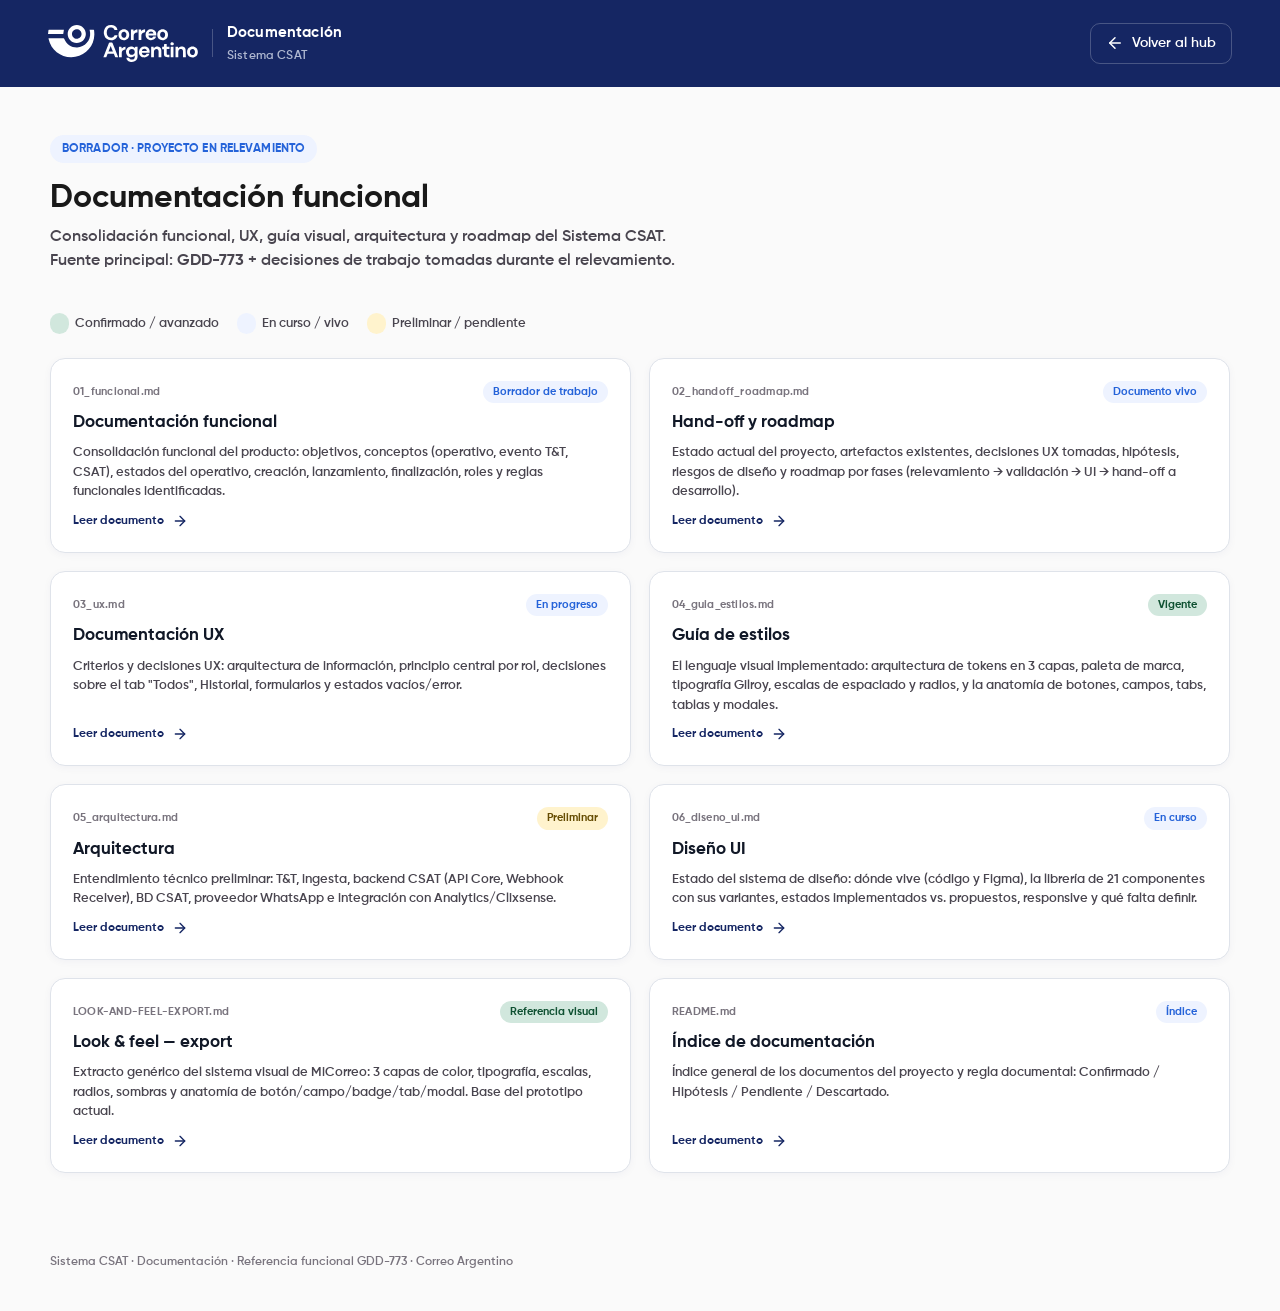
<file: hub/documentacion.html>
<!DOCTYPE html>
<html lang="es">
<head>
<meta charset="UTF-8" />
<meta name="viewport" content="width=device-width, initial-scale=1.0" />
<title>Documentación · Sistema CSAT</title>
<link rel="stylesheet" href="../prototype/styles/tokens.css" />
<link rel="stylesheet" href="../prototype/styles/global.css" />
<link rel="stylesheet" href="hub.css" />
<style>
  .doc-grid { display: grid; grid-template-columns: repeat(2, 1fr); gap: 18px; }
  .doc-card {
    display: flex; flex-direction: column; gap: 10px;
    padding: 22px; border: 1px solid var(--border-card); border-radius: var(--radius-lg);
    background: #fff; box-shadow: var(--shadow-card); text-decoration: none; color: inherit;
    transition: transform var(--transition-base), box-shadow var(--transition-base), border-color var(--transition-base);
  }
  .doc-card:hover { transform: translateY(-2px); border-color: var(--color-brand-dark); box-shadow: 0 10px 22px rgba(21,38,99,.1); }
  .doc-card__top { display: flex; align-items: center; justify-content: space-between; gap: 10px; }
  .doc-card__file { font-size: .6875rem; font-weight: 700; color: var(--text-subtle); letter-spacing: .02em; }
  .doc-badge { padding: 3px 10px; border-radius: var(--radius-pill); font-size: .6875rem; font-weight: 700; white-space: nowrap; }
  .doc-badge--confirmado { background: #d1e7dd; color: #0f5132; }
  .doc-badge--curso { background: #eef3ff; color: #2563d9; }
  .doc-badge--pendiente { background: #fff3cd; color: #664d03; }
  .doc-card h2 { margin: 0; font-size: 1.05rem; font-weight: 700; }
  .doc-card p { margin: 0; color: var(--text-muted); font-size: .8125rem; flex: 1; }
  .doc-card__meta { display: flex; align-items: center; gap: 8px; font-size: .75rem; font-weight: 700; color: var(--color-brand-dark); }
  .doc-card__meta .lucide-icon { width: 16px; height: 16px; }

  .doc-legend { display: flex; gap: 18px; margin-bottom: 24px; font-size: .8125rem; color: var(--text-muted); }
  .doc-legend span { display: inline-flex; align-items: center; gap: 6px; }

  @media (max-width: 860px) { .doc-grid { grid-template-columns: 1fr; } }
</style>
</head>
<body class="hub-body">

  <header class="hub-header">
    <div class="hub-header__brand">
      <img src="../assets/logo correo argentino.svg" alt="Correo Argentino" />
      <div class="hub-header__divider"></div>
      <div class="hub-header__title">Documentación<small>Sistema CSAT</small></div>
    </div>
    <a class="hub-header__back" href="../index.html">
      <svg class="lucide-icon" xmlns="http://www.w3.org/2000/svg" viewBox="0 0 24 24" fill="none" stroke="currentColor" stroke-width="2" stroke-linecap="round" stroke-linejoin="round"><path d="M5 12h14"/><path d="m12 5 7 7-7 7"/></svg>
      Volver al hub
    </a>
  </header>

  <main class="hub-main">
    <div class="hub-hero">
      <span class="status-pill">Borrador · Proyecto en relevamiento</span>
      <h1>Documentación funcional</h1>
      <p>Consolidación funcional, UX, guía visual, arquitectura y roadmap del Sistema CSAT. Fuente principal: <strong>GDD-773</strong> + decisiones de trabajo tomadas durante el relevamiento.</p>
    </div>

    <div class="doc-legend">
      <span><span class="doc-badge doc-badge--confirmado" style="padding:2px 8px;">&nbsp;</span> Confirmado / avanzado</span>
      <span><span class="doc-badge doc-badge--curso" style="padding:2px 8px;">&nbsp;</span> En curso / vivo</span>
      <span><span class="doc-badge doc-badge--pendiente" style="padding:2px 8px;">&nbsp;</span> Preliminar / pendiente</span>
    </div>

    <div class="doc-grid">

      <a class="doc-card" href="docs/01_funcional.html">
        <div class="doc-card__top"><span class="doc-card__file">01_funcional.md</span><span class="doc-badge doc-badge--curso">Borrador de trabajo</span></div>
        <h2>Documentación funcional</h2>
        <p>Consolidación funcional del producto: objetivos, conceptos (operativo, evento T&amp;T, CSAT), estados del operativo, creación, lanzamiento, finalización, roles y reglas funcionales identificadas.</p>
        <span class="doc-card__meta">Leer documento <svg class="lucide-icon" xmlns="http://www.w3.org/2000/svg" viewBox="0 0 24 24" fill="none" stroke="currentColor" stroke-width="2" stroke-linecap="round" stroke-linejoin="round"><path d="M5 12h14"/><path d="m12 5 7 7-7 7"/></svg></span>
      </a>

      <a class="doc-card" href="docs/02_handoff_roadmap.html">
        <div class="doc-card__top"><span class="doc-card__file">02_handoff_roadmap.md</span><span class="doc-badge doc-badge--curso">Documento vivo</span></div>
        <h2>Hand-off y roadmap</h2>
        <p>Estado actual del proyecto, artefactos existentes, decisiones UX tomadas, hipótesis, riesgos de diseño y roadmap por fases (relevamiento → validación → UI → hand-off a desarrollo).</p>
        <span class="doc-card__meta">Leer documento <svg class="lucide-icon" xmlns="http://www.w3.org/2000/svg" viewBox="0 0 24 24" fill="none" stroke="currentColor" stroke-width="2" stroke-linecap="round" stroke-linejoin="round"><path d="M5 12h14"/><path d="m12 5 7 7-7 7"/></svg></span>
      </a>

      <a class="doc-card" href="docs/03_ux.html">
        <div class="doc-card__top"><span class="doc-card__file">03_ux.md</span><span class="doc-badge doc-badge--curso">En progreso</span></div>
        <h2>Documentación UX</h2>
        <p>Criterios y decisiones UX: arquitectura de información, principio central por rol, decisiones sobre el tab "Todos", Historial, formularios y estados vacíos/error.</p>
        <span class="doc-card__meta">Leer documento <svg class="lucide-icon" xmlns="http://www.w3.org/2000/svg" viewBox="0 0 24 24" fill="none" stroke="currentColor" stroke-width="2" stroke-linecap="round" stroke-linejoin="round"><path d="M5 12h14"/><path d="m12 5 7 7-7 7"/></svg></span>
      </a>

      <a class="doc-card" href="docs/04_guia_estilos.html">
        <div class="doc-card__top"><span class="doc-card__file">04_guia_estilos.md</span><span class="doc-badge doc-badge--confirmado">Vigente</span></div>
        <h2>Guía de estilos</h2>
        <p>El lenguaje visual implementado: arquitectura de tokens en 3 capas, paleta de marca, tipografía Gilroy, escalas de espaciado y radios, y la anatomía de botones, campos, tabs, tablas y modales.</p>
        <span class="doc-card__meta">Leer documento <svg class="lucide-icon" xmlns="http://www.w3.org/2000/svg" viewBox="0 0 24 24" fill="none" stroke="currentColor" stroke-width="2" stroke-linecap="round" stroke-linejoin="round"><path d="M5 12h14"/><path d="m12 5 7 7-7 7"/></svg></span>
      </a>

      <a class="doc-card" href="docs/05_arquitectura.html">
        <div class="doc-card__top"><span class="doc-card__file">05_arquitectura.md</span><span class="doc-badge doc-badge--pendiente">Preliminar</span></div>
        <h2>Arquitectura</h2>
        <p>Entendimiento técnico preliminar: T&amp;T, ingesta, backend CSAT (API Core, Webhook Receiver), BD CSAT, proveedor WhatsApp e integración con Analytics/Clixsense.</p>
        <span class="doc-card__meta">Leer documento <svg class="lucide-icon" xmlns="http://www.w3.org/2000/svg" viewBox="0 0 24 24" fill="none" stroke="currentColor" stroke-width="2" stroke-linecap="round" stroke-linejoin="round"><path d="M5 12h14"/><path d="m12 5 7 7-7 7"/></svg></span>
      </a>

      <a class="doc-card" href="docs/06_diseno_ui.html">
        <div class="doc-card__top"><span class="doc-card__file">06_diseno_ui.md</span><span class="doc-badge doc-badge--curso">En curso</span></div>
        <h2>Diseño UI</h2>
        <p>Estado del sistema de diseño: dónde vive (código y Figma), la librería de 21 componentes con sus variantes, estados implementados vs. propuestos, responsive y qué falta definir.</p>
        <span class="doc-card__meta">Leer documento <svg class="lucide-icon" xmlns="http://www.w3.org/2000/svg" viewBox="0 0 24 24" fill="none" stroke="currentColor" stroke-width="2" stroke-linecap="round" stroke-linejoin="round"><path d="M5 12h14"/><path d="m12 5 7 7-7 7"/></svg></span>
      </a>

      <a class="doc-card" href="docs/LOOK-AND-FEEL-EXPORT.html">
        <div class="doc-card__top"><span class="doc-card__file">LOOK-AND-FEEL-EXPORT.md</span><span class="doc-badge doc-badge--confirmado">Referencia visual</span></div>
        <h2>Look &amp; feel — export</h2>
        <p>Extracto genérico del sistema visual de MiCorreo: 3 capas de color, tipografía, escalas, radios, sombras y anatomía de botón/campo/badge/tab/modal. Base del prototipo actual.</p>
        <span class="doc-card__meta">Leer documento <svg class="lucide-icon" xmlns="http://www.w3.org/2000/svg" viewBox="0 0 24 24" fill="none" stroke="currentColor" stroke-width="2" stroke-linecap="round" stroke-linejoin="round"><path d="M5 12h14"/><path d="m12 5 7 7-7 7"/></svg></span>
      </a>

      <a class="doc-card" href="docs/README.html">
        <div class="doc-card__top"><span class="doc-card__file">README.md</span><span class="doc-badge doc-badge--curso">Índice</span></div>
        <h2>Índice de documentación</h2>
        <p>Índice general de los documentos del proyecto y regla documental: Confirmado / Hipótesis / Pendiente / Descartado.</p>
        <span class="doc-card__meta">Leer documento <svg class="lucide-icon" xmlns="http://www.w3.org/2000/svg" viewBox="0 0 24 24" fill="none" stroke="currentColor" stroke-width="2" stroke-linecap="round" stroke-linejoin="round"><path d="M5 12h14"/><path d="m12 5 7 7-7 7"/></svg></span>
      </a>

    </div>
  </main>

  <footer class="hub-footer">Sistema CSAT · Documentación · Referencia funcional GDD-773 · Correo Argentino</footer>

</body>
</html>
</file>
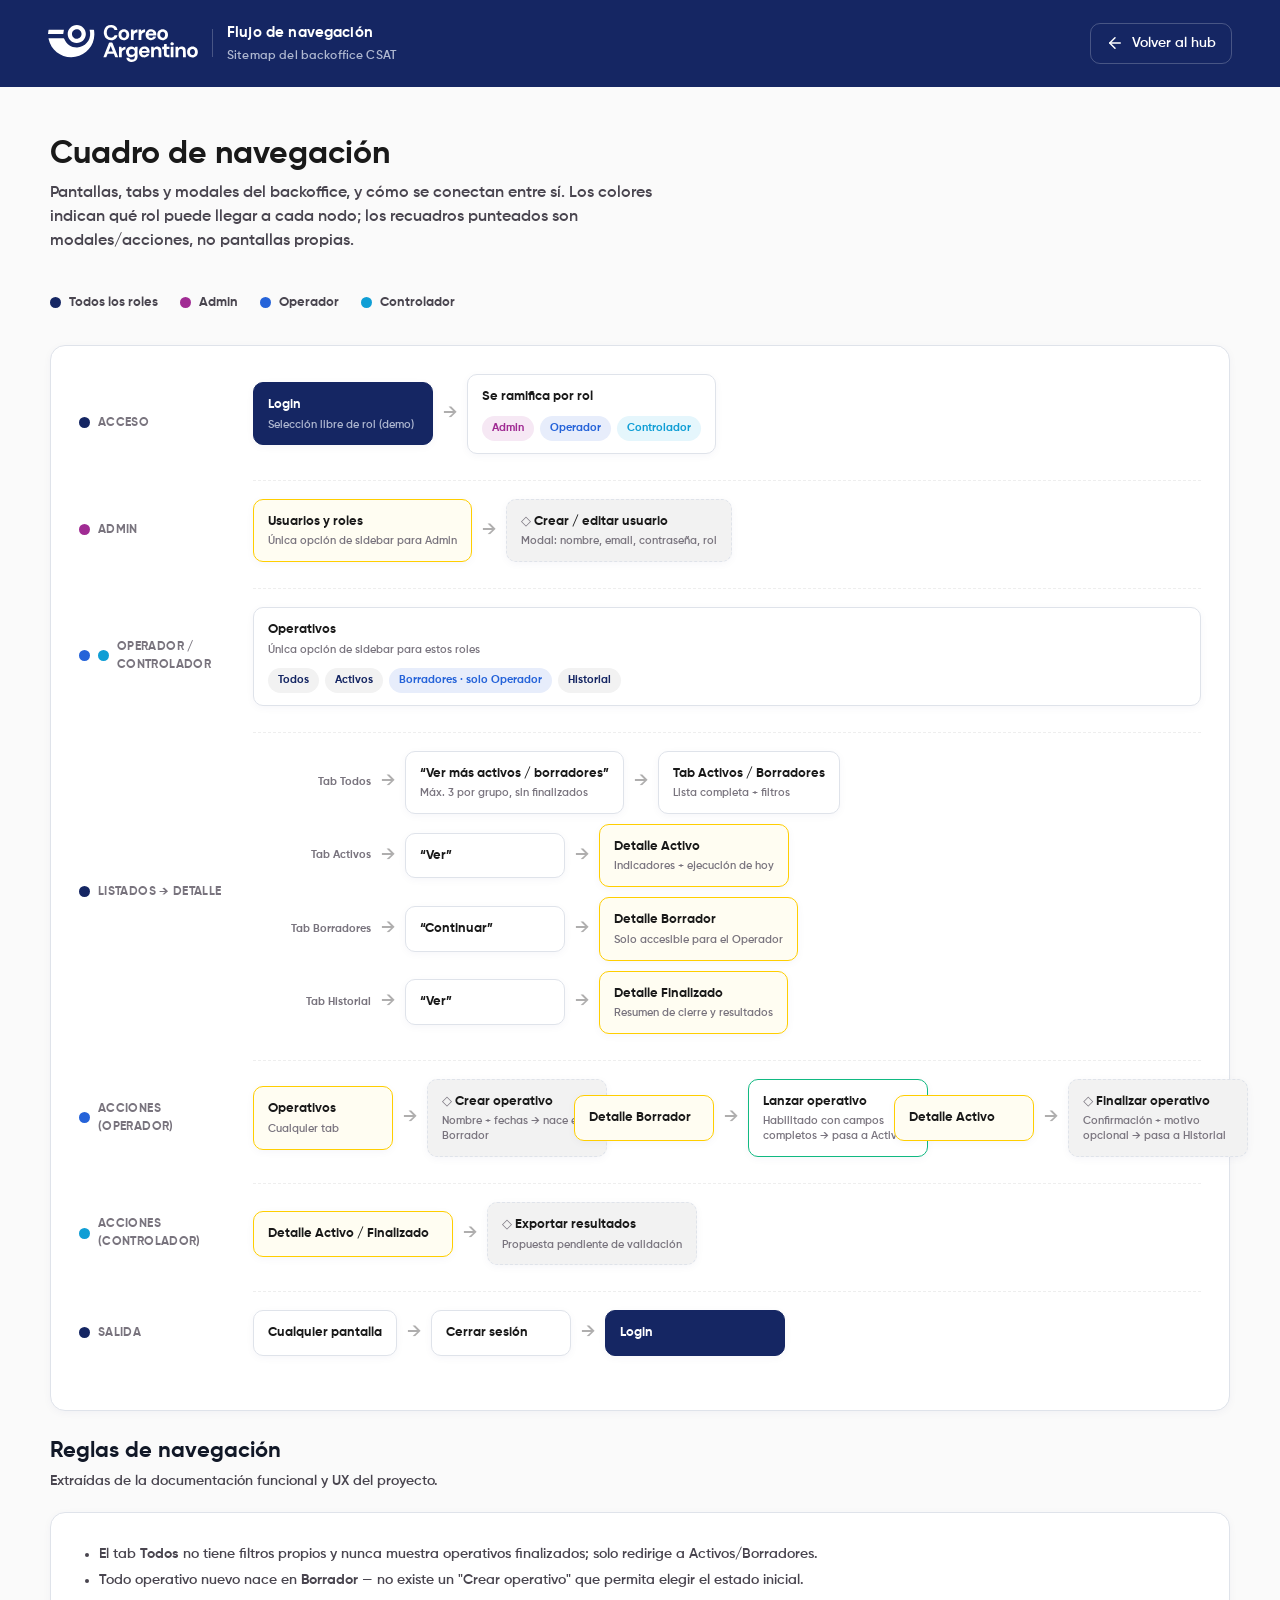
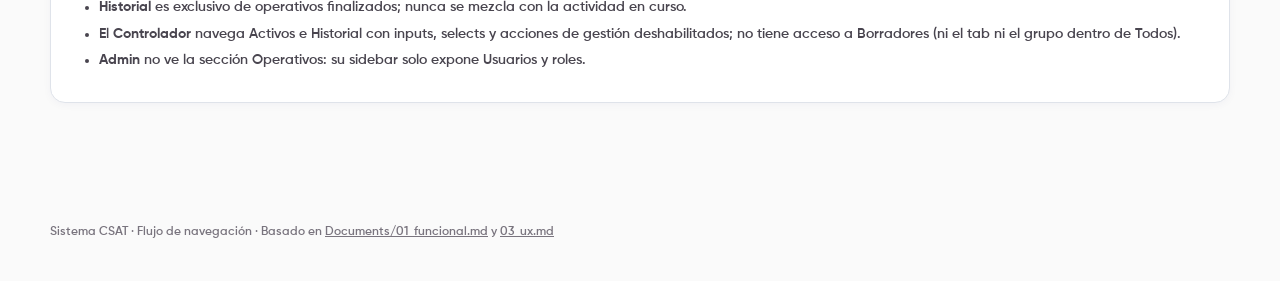
<file: hub/flujo.html>
<!DOCTYPE html>
<html lang="es">
<head>
<meta charset="UTF-8" />
<meta name="viewport" content="width=device-width, initial-scale=1.0" />
<title>Flujo de navegación · Sistema CSAT</title>
<link rel="stylesheet" href="../prototype/styles/tokens.css" />
<link rel="stylesheet" href="../prototype/styles/global.css" />
<link rel="stylesheet" href="hub.css" />
<style>
  /* Diagrama de flujo — específico de esta página */
  .flow-legend { display: flex; flex-wrap: wrap; gap: 10px 22px; margin-bottom: 32px; }
  .flow-legend__item { display: flex; align-items: center; gap: 8px; font-size: .8125rem; font-weight: 700; color: var(--text-muted); }
  .flow-dot { width: 11px; height: 11px; border-radius: 50%; flex: 0 0 auto; }
  .flow-dot--admin { background: #a02b93; }
  .flow-dot--operador { background: #2563d9; }
  .flow-dot--controlador { background: #0f9ed5; }
  .flow-dot--all { background: var(--color-brand-dark); }

  .flow-lane { display: flex; gap: 26px; margin-bottom: 8px; }
  .flow-lane__label {
    flex: 0 0 148px;
    display: flex;
    align-items: center;
    gap: 8px;
    font-size: .75rem;
    font-weight: 700;
    color: var(--text-subtle);
    text-transform: uppercase;
    letter-spacing: .03em;
  }
  .flow-lane__track {
    flex: 1;
    display: flex;
    align-items: stretch;
    flex-wrap: wrap;
    gap: 14px;
    padding: 18px 0;
    border-top: 1px dashed var(--border-subtle);
  }
  .flow-lane:first-of-type .flow-lane__track { border-top: none; padding-top: 0; }

  .flow-row { display: flex; align-items: center; flex-wrap: wrap; gap: 10px; }

  .flow-node {
    display: flex;
    flex-direction: column;
    gap: 3px;
    min-width: 150px;
    padding: 12px 14px;
    border: 1.5px solid var(--border-card);
    border-radius: var(--radius-md);
    background: #fff;
    box-shadow: var(--shadow-card);
  }
  .flow-node strong { font-size: .8125rem; color: var(--text-primary); }
  .flow-node span { font-size: .6875rem; color: var(--text-subtle); line-height: 1.35; }

  .flow-node--entry { border-color: var(--color-brand-dark); background: var(--color-brand-dark); }
  .flow-node--entry strong { color: #fff; }
  .flow-node--entry span { color: #aeb7d0; }

  .flow-node--hub { border-color: var(--color-brand); background: #fffdf2; }
  .flow-node--modal { border-style: dashed; background: var(--gray-100); }
  .flow-node--modal strong::before { content: "◇ "; color: var(--text-subtle); }
  .flow-node--end { border-color: var(--color-success); }

  .flow-arrow { flex: 0 0 auto; color: var(--gray-500); font-size: 1.1rem; line-height: 1; }
  .flow-arrow--down { display: block; margin: 2px 0 2px 24px; color: var(--gray-500); }

  .flow-sub {
    display: flex;
    flex-direction: column;
    gap: 8px;
    padding: 12px 14px;
    border: 1.5px solid var(--border-card);
    border-radius: var(--radius-md);
    background: #fff;
    box-shadow: var(--shadow-card);
  }
  .flow-sub__title { font-size: .8125rem; font-weight: 700; color: var(--text-primary); margin-bottom: 2px; }
  .flow-sub__title small { display: block; font-weight: 600; color: var(--text-subtle); font-size: .6875rem; margin-top: 2px; }
  .flow-sub__tabs { display: flex; flex-wrap: wrap; gap: 6px; }
  .flow-chip {
    padding: 4px 10px;
    border-radius: var(--radius-pill);
    background: var(--gray-100);
    color: var(--color-brand-dark);
    font-size: .6875rem;
    font-weight: 700;
  }
  .flow-chip--muted { background: transparent; border: 1px dashed var(--border-default); color: var(--text-subtle); }

  .flow-branches { display: flex; flex-direction: column; gap: 10px; }
  .flow-branch { display: flex; align-items: center; gap: 10px; }
  .flow-branch__from { flex: 0 0 118px; font-size: .6875rem; font-weight: 700; color: var(--text-subtle); text-align: right; }

  .flow-note {
    margin-top: 6px;
    padding: 3px 0 0;
    font-size: .6875rem;
    color: var(--text-subtle);
  }

  .modal-grid { display: grid; grid-template-columns: repeat(auto-fit, minmax(220px, 1fr)); gap: 14px; }

  @media (max-width: 900px) {
    .flow-lane { flex-direction: column; gap: 8px; }
    .flow-lane__label { flex: none; }
  }
</style>
</head>
<body class="hub-body">

  <header class="hub-header">
    <div class="hub-header__brand">
      <img src="../assets/logo correo argentino.svg" alt="Correo Argentino" />
      <div class="hub-header__divider"></div>
      <div class="hub-header__title">Flujo de navegación<small>Sitemap del backoffice CSAT</small></div>
    </div>
    <a class="hub-header__back" href="../index.html">
      <svg class="lucide-icon" xmlns="http://www.w3.org/2000/svg" viewBox="0 0 24 24" fill="none" stroke="currentColor" stroke-width="2" stroke-linecap="round" stroke-linejoin="round"><path d="M5 12h14"/><path d="m12 5 7 7-7 7"/></svg>
      Volver al hub
    </a>
  </header>

  <main class="hub-main">
    <div class="hub-hero">
      <h1>Cuadro de navegación</h1>
      <p>Pantallas, tabs y modales del backoffice, y cómo se conectan entre sí. Los colores indican qué rol puede llegar a cada nodo; los recuadros punteados son modales/acciones, no pantallas propias.</p>
    </div>

    <div class="flow-legend">
      <span class="flow-legend__item"><span class="flow-dot flow-dot--all"></span> Todos los roles</span>
      <span class="flow-legend__item"><span class="flow-dot flow-dot--admin"></span> Admin</span>
      <span class="flow-legend__item"><span class="flow-dot flow-dot--operador"></span> Operador</span>
      <span class="flow-legend__item"><span class="flow-dot flow-dot--controlador"></span> Controlador</span>
    </div>

    <div class="hub-panel" style="margin-bottom:28px;">

      <!-- ACCESO -->
      <div class="flow-lane">
        <div class="flow-lane__label"><span class="flow-dot flow-dot--all"></span>Acceso</div>
        <div class="flow-lane__track">
          <div class="flow-row">
            <div class="flow-node flow-node--entry">
              <strong>Login</strong>
              <span>Selección libre de rol (demo)</span>
            </div>
            <span class="flow-arrow">→</span>
            <div class="flow-sub">
              <div class="flow-sub__title">Se ramifica por rol</div>
              <div class="flow-sub__tabs">
                <span class="flow-chip" style="background:#f6e8f4;color:#a02b93;">Admin</span>
                <span class="flow-chip" style="background:#e7edfb;color:#2563d9;">Operador</span>
                <span class="flow-chip" style="background:#e5f6fc;color:#0f9ed5;">Controlador</span>
              </div>
            </div>
          </div>
        </div>
      </div>

      <!-- NAVEGACIÓN PRINCIPAL -->
      <div class="flow-lane">
        <div class="flow-lane__label"><span class="flow-dot flow-dot--admin"></span>Admin</div>
        <div class="flow-lane__track">
          <div class="flow-row">
            <div class="flow-node flow-node--hub">
              <strong>Usuarios y roles</strong>
              <span>Única opción de sidebar para Admin</span>
            </div>
            <span class="flow-arrow">→</span>
            <div class="flow-node flow-node--modal">
              <strong>Crear / editar usuario</strong>
              <span>Modal: nombre, email, contraseña, rol</span>
            </div>
          </div>
        </div>
      </div>

      <div class="flow-lane">
        <div class="flow-lane__label"><span class="flow-dot flow-dot--operador"></span><span class="flow-dot flow-dot--controlador"></span>Operador / Controlador</div>
        <div class="flow-lane__track">
          <div class="flow-sub" style="flex:1;">
            <div class="flow-sub__title">Operativos<small>Única opción de sidebar para estos roles</small></div>
            <div class="flow-sub__tabs">
              <span class="flow-chip">Todos</span>
              <span class="flow-chip">Activos</span>
              <span class="flow-chip" style="background:#e7edfb;color:#2563d9;" title="Solo Operador: el Controlador no ve este tab">Borradores · solo Operador</span>
              <span class="flow-chip">Historial</span>
            </div>
          </div>
        </div>
      </div>

      <!-- LISTADOS → DETALLE -->
      <div class="flow-lane">
        <div class="flow-lane__label"><span class="flow-dot flow-dot--all"></span>Listados → detalle</div>
        <div class="flow-lane__track">
          <div class="flow-branches" style="width:100%;">

            <div class="flow-branch">
              <span class="flow-branch__from">Tab Todos</span>
              <span class="flow-arrow">→</span>
              <div class="flow-node" style="min-width:180px;"><strong>“Ver más activos / borradores”</strong><span>Máx. 3 por grupo, sin finalizados</span></div>
              <span class="flow-arrow">→</span>
              <div class="flow-node"><strong>Tab Activos / Borradores</strong><span>Lista completa + filtros</span></div>
            </div>

            <div class="flow-branch">
              <span class="flow-branch__from">Tab Activos</span>
              <span class="flow-arrow">→</span>
              <div class="flow-node" style="min-width:130px;"><strong>“Ver”</strong></div>
              <span class="flow-arrow">→</span>
              <div class="flow-node flow-node--hub"><strong>Detalle Activo</strong><span>Indicadores + ejecución de hoy</span></div>
            </div>

            <div class="flow-branch">
              <span class="flow-branch__from">Tab Borradores</span>
              <span class="flow-arrow">→</span>
              <div class="flow-node" style="min-width:130px;"><strong>“Continuar”</strong></div>
              <span class="flow-arrow">→</span>
              <div class="flow-node flow-node--hub"><strong>Detalle Borrador</strong><span>Solo accesible para el Operador</span></div>
            </div>

            <div class="flow-branch">
              <span class="flow-branch__from">Tab Historial</span>
              <span class="flow-arrow">→</span>
              <div class="flow-node" style="min-width:130px;"><strong>“Ver”</strong></div>
              <span class="flow-arrow">→</span>
              <div class="flow-node flow-node--hub"><strong>Detalle Finalizado</strong><span>Resumen de cierre y resultados</span></div>
            </div>

          </div>
        </div>
      </div>

      <!-- MODALES / ACCIONES -->
      <div class="flow-lane">
        <div class="flow-lane__label"><span class="flow-dot flow-dot--operador"></span>Acciones (Operador)</div>
        <div class="flow-lane__track">
          <div class="modal-grid" style="width:100%;">
            <div class="flow-branch">
              <div class="flow-node flow-node--hub" style="min-width:110px;"><strong>Operativos</strong><span>Cualquier tab</span></div>
              <span class="flow-arrow">→</span>
              <div class="flow-node flow-node--modal"><strong>Crear operativo</strong><span>Nombre + fechas → nace en Borrador</span></div>
            </div>
            <div class="flow-branch">
              <div class="flow-node flow-node--hub" style="min-width:110px;"><strong>Detalle Borrador</strong></div>
              <span class="flow-arrow">→</span>
              <div class="flow-node flow-node--end"><strong>Lanzar operativo</strong><span>Habilitado con campos completos → pasa a Activo</span></div>
            </div>
            <div class="flow-branch">
              <div class="flow-node flow-node--hub" style="min-width:110px;"><strong>Detalle Activo</strong></div>
              <span class="flow-arrow">→</span>
              <div class="flow-node flow-node--modal"><strong>Finalizar operativo</strong><span>Confirmación + motivo opcional → pasa a Historial</span></div>
            </div>
          </div>
        </div>
      </div>

      <div class="flow-lane">
        <div class="flow-lane__label"><span class="flow-dot flow-dot--controlador"></span>Acciones (Controlador)</div>
        <div class="flow-lane__track">
          <div class="flow-branch">
            <div class="flow-node flow-node--hub" style="min-width:170px;"><strong>Detalle Activo / Finalizado</strong></div>
            <span class="flow-arrow">→</span>
            <div class="flow-node flow-node--modal"><strong>Exportar resultados</strong><span>Propuesta pendiente de validación</span></div>
          </div>
        </div>
      </div>

      <div class="flow-lane">
        <div class="flow-lane__label"><span class="flow-dot flow-dot--all"></span>Salida</div>
        <div class="flow-lane__track">
          <div class="flow-branch">
            <div class="flow-node" style="min-width:110px;"><strong>Cualquier pantalla</strong></div>
            <span class="flow-arrow">→</span>
            <div class="flow-node" style="min-width:110px;"><strong>Cerrar sesión</strong></div>
            <span class="flow-arrow">→</span>
            <div class="flow-node flow-node--entry"><strong>Login</strong></div>
          </div>
        </div>
      </div>

    </div>

    <div class="hub-section">
      <h2>Reglas de navegación</h2>
      <p class="muted">Extraídas de la documentación funcional y UX del proyecto.</p>
      <div class="hub-panel">
        <ul style="margin:0; padding-left:20px; color:var(--text-muted); font-size:.875rem; line-height:1.9;">
          <li>El tab <strong>Todos</strong> no tiene filtros propios y nunca muestra operativos finalizados; solo redirige a Activos/Borradores.</li>
          <li>Todo operativo nuevo nace en <strong>Borrador</strong> — no existe un "Crear operativo" que permita elegir el estado inicial.</li>
          <li><strong>Historial</strong> es exclusivo de operativos finalizados; nunca se mezcla con la actividad en curso.</li>
          <li>El <strong>Controlador</strong> navega Activos e Historial con inputs, selects y acciones de gestión deshabilitados; no tiene acceso a Borradores (ni el tab ni el grupo dentro de Todos).</li>
          <li><strong>Admin</strong> no ve la sección Operativos: su sidebar solo expone Usuarios y roles.</li>
        </ul>
      </div>
    </div>
  </main>

  <footer class="hub-footer">Sistema CSAT · Flujo de navegación · Basado en <a href="documentacion.html" style="color:inherit;">Documents/01_funcional.md</a> y <a href="documentacion.html" style="color:inherit;">03_ux.md</a></footer>

</body>
</html>
</file>
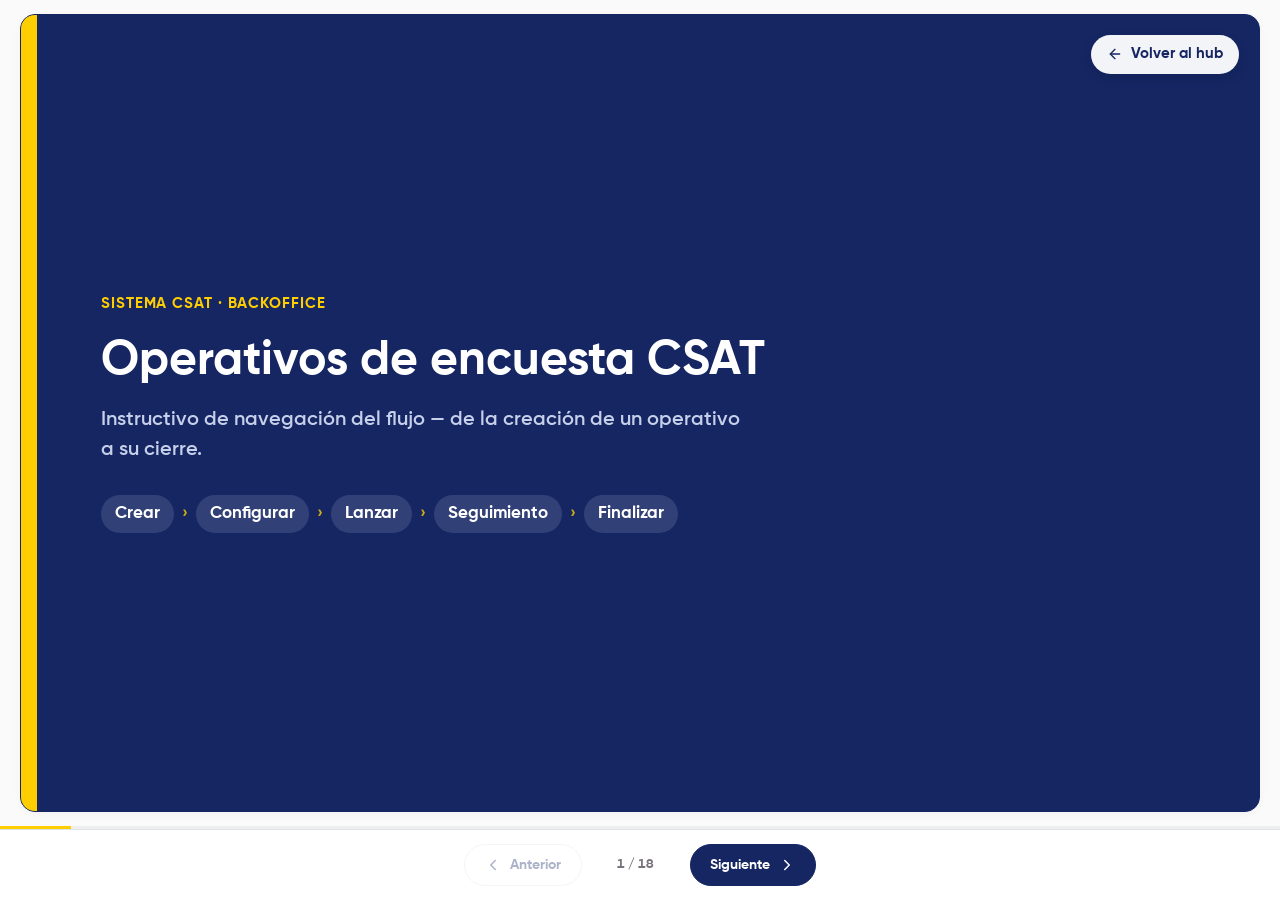
<file: hub/presentacion.html>
<!DOCTYPE html>
<html lang="es">
<head>
<meta charset="UTF-8" />
<meta name="viewport" content="width=device-width, initial-scale=1.0" />
<title>Presentación · Sistema CSAT</title>
<link rel="stylesheet" href="../prototype/styles/tokens.css" />
<link rel="stylesheet" href="../prototype/styles/global.css" />
<link rel="stylesheet" href="hub.css" />
<style>
  html, body.hub-body { height: 100%; }
  body.hub-body { display: flex; flex-direction: column; overflow: hidden; }

  .deck-stage {
    flex: 1 1 auto;
    min-height: 0;
    display: flex;
    align-items: center;
    justify-content: center;
    padding: 14px 20px;
  }
  .deck { max-width: 1360px; width: 100%; height: 100%; position: relative; margin: 0 auto; }

  /* Botón volver al hub — integrado en cada slide en vez de un header aparte */
  .slide-back {
    display: inline-flex; align-items: center; gap: 8px; flex: 0 0 auto;
    padding: .5rem 1rem; border-radius: var(--radius-pill); border: 0;
    font-family: var(--font-family-base); font-size: .9375rem; font-weight: 700;
    text-decoration: none; white-space: nowrap;
    transition: opacity var(--transition-base), transform var(--transition-base);
  }
  .slide-back:hover { opacity: .82; }
  .slide-back .lucide-icon { width: 16px; height: 16px; }

  /* Sobre fondo navy (portadas / contenido claro): pill blanca, texto navy */
  .slide-back--light {
    position: absolute; top: 20px; right: 20px; z-index: 5;
    background: #fff; color: var(--color-brand-dark);
    box-shadow: 0 4px 12px rgba(0,0,0,.12);
  }
  .cover-slide .slide-back--light { background: rgba(255,255,255,.95); }

  /* Dentro de la banda amarilla de las capturas: pill navy, texto blanco */
  .slide-back--band { margin-left: auto; background: var(--color-brand-dark); color: #fff; }

  /* Sobre fondo blanco (slides de contenido plano): pill con borde */
  .slide-back--outline {
    position: absolute; top: 20px; right: 20px; z-index: 5;
    background: #fff; color: var(--color-brand-dark); border: 1px solid var(--border-card);
  }
  .slide-back--outline:hover { background: var(--gray-100); opacity: 1; }
  .slide {
    display: none;
    position: relative;
    width: 100%;
    height: 100%;
    margin: 0;
    padding: 40px 44px;
    border: 1px solid var(--border-card);
    border-radius: var(--radius-lg);
    background: #fff;
    box-shadow: var(--shadow-card);
    overflow-y: auto;
    box-sizing: border-box;
  }
  .slide.is-active { display: flex; flex-direction: column; justify-content: flex-start; }

  .deck-nav {
    flex: 0 0 auto;
    display: flex;
    align-items: center;
    justify-content: center;
    gap: 22px;
    padding: 14px 20px;
    border-top: 1px solid var(--border-card);
    background: #fff;
  }
  .deck-nav__btn {
    display: inline-flex; align-items: center; gap: 8px;
    min-height: 42px; padding: .6rem 1.2rem;
    border: 1px solid var(--border-card); border-radius: var(--radius-pill);
    background: #fff; color: var(--color-brand-dark);
    font-family: var(--font-family-base); font-size: .875rem; font-weight: 700;
    cursor: pointer; transition: background-color var(--transition-base), border-color var(--transition-base), opacity var(--transition-base);
  }
  .deck-nav__btn:hover:not(:disabled) { background: var(--gray-100); border-color: var(--color-brand-dark); }
  .deck-nav__btn:disabled { opacity: .35; cursor: not-allowed; }
  .deck-nav__btn .lucide-icon { width: 18px; height: 18px; }
  .deck-nav__btn--next { background: var(--color-brand-dark); border-color: var(--color-brand-dark); color: #fff; }
  .deck-nav__btn--next:hover:not(:disabled) { background: var(--color-brand-dark-hover); border-color: var(--color-brand-dark-hover); }
  .deck-nav__counter { min-width: 64px; text-align: center; font-size: .8125rem; font-weight: 700; color: var(--text-subtle); font-variant-numeric: tabular-nums; }

  .deck-progress { flex: 0 0 auto; height: 3px; background: var(--gray-200); }
  .deck-progress__bar { height: 100%; background: var(--color-brand); transition: width .25s ease; }

  @media (max-width: 900px) {
    .deck-stage { padding: 14px 16px; }
    .slide { padding: 28px 22px; border-radius: var(--radius-md); }
    .slide:not(.cover-slide):not(.screen-slide-wrap) { padding-top: 68px; }
    .deck-nav { gap: 12px; padding: 12px 14px; }
    .deck-nav__btn span.btn-label { display: none; }
  }
  .slide--dark { background: var(--color-brand-dark); color: #fff; border-color: var(--color-brand-dark); }
  .slide--dark .muted { color: #aeb7d0; }
  .slide--dark h1, .slide--dark h2, .slide--dark h3 { color: #fff; }

  .slide-eyebrow { display: inline-flex; align-items:center; gap:8px; margin-bottom: 12px; padding: 5px 14px; border-radius: var(--radius-pill); background: var(--gray-100); color: var(--color-brand-dark); font-size: .8125rem; font-weight: 700; letter-spacing: .04em; text-transform: uppercase; }
  .slide--dark .slide-eyebrow { background: rgba(255,255,255,.12); color: var(--color-brand); }

  .slide h2 { font-size: 1.85rem; font-weight: 700; margin-bottom: 10px; }
  .slide h3 { font-size: 1.2rem; font-weight: 700; margin-bottom: 8px; }
  .slide p { color: var(--text-muted); max-width: 720px; font-size: 1rem; }
  .slide--dark p { color: #cfd6ea; }

  .crumb { display: flex; align-items: center; flex-wrap: wrap; gap: 8px; font-size: 1.0625rem; font-weight: 700; }
  .crumb span:not(.crumb-sep) { padding: 6px 14px; border-radius: var(--radius-pill); background: rgba(255,255,255,.12); color: #fff; }
  .crumb-sep { color: var(--color-brand); opacity: .8; }

  /* Portadas / dividers — banda azul marino con barra amarilla lateral (formato de referencia) */
  .cover-slide { padding: 0; background: var(--color-brand-dark); border-color: var(--color-brand-dark); overflow: hidden; }
  .cover-slide.is-active { flex-direction: row; align-items: stretch; justify-content: flex-start; }
  .cover-slide__bar { flex: 0 0 16px; background: var(--color-brand); }
  .cover-slide__content { flex: 1 1 auto; min-width: 0; display: flex; flex-direction: column; justify-content: center; padding: 56px 64px; }
  .cover-eyebrow { display: block; margin-bottom: 18px; color: var(--color-brand); font-size: .9375rem; font-weight: 700; letter-spacing: .06em; text-transform: uppercase; }
  .cover-title { margin: 0 0 16px; font-size: 3rem; font-weight: 700; color: #fff; line-height: 1.15; }
  .cover-slide p.cover-subtitle { margin: 0; max-width: 640px; font-size: 1.25rem; font-weight: 600; color: #c7d0ea; }
  .cover-slide .crumb { margin-top: 30px; }
  @media (max-width: 900px) {
    .cover-slide__content { padding: 40px 28px; }
    .cover-title { font-size: 2rem; }
  }

  .obj-grid { display: grid; grid-template-columns: 1.3fr 1fr; gap: 32px; align-items: start; }
  .obj-list { display: flex; flex-direction: column; gap: 10px; }
  .obj-list span { display: flex; align-items: center; gap: 10px; padding: 10px 14px; border-radius: var(--radius-md); background: var(--gray-100); font-weight: 700; font-size: .9375rem; color: var(--color-brand-dark); }
  .obj-list span::before { content: "✓"; color: var(--color-success); font-weight: 700; }

  .steps-row { display: grid; grid-template-columns: repeat(auto-fit, minmax(220px,1fr)); gap: 18px; margin-top: 22px; }
  .step-card { padding: 20px; border-radius: var(--radius-md); background: var(--gray-100); }
  .step-card b { display: inline-grid; place-items: center; width: 30px; height: 30px; margin-bottom: 12px; border-radius: 50%; background: var(--color-brand); color: var(--color-brand-dark); font-size: 1rem; }
  .step-card strong { display: block; margin-bottom: 4px; font-size: 1.0625rem; color: var(--text-primary); }
  .step-card p { margin: 0; font-size: .9375rem; color: var(--text-muted); }

  /* Slides tipo "PASO" con captura embebida — banda superior amarilla/azul + texto angosto/captura grande */
  .screen-slide-wrap { padding: 0; }
  .screen-slide-wrap.is-active { flex-direction: column; justify-content: flex-start; }

  .screen-topbar { flex: 0 0 auto; }
  .screen-topbar__stripe { height: 6px; background: var(--color-brand-dark); }
  .screen-topbar__band { display: flex; align-items: center; gap: 16px; height: 56px; padding: 0 40px; background: var(--color-brand); }
  .screen-topbar__logo { height: 24px; width: auto; }
  .screen-topbar__label { font-size: 1.1875rem; font-weight: 700; color: var(--color-brand-dark); }

  .screen-slide-body { flex: 1 1 auto; min-height: 0; display: flex; align-items: center; padding: 26px 40px; overflow-y: auto; }
  .plain-body { flex: 1 1 auto; min-height: 0; padding: 32px 40px; overflow-y: auto; }
  @media (max-width: 900px) { .plain-body { padding: 22px 20px; } }
  .screen-slide-body .screen-slide { width: 100%; }

  .screen-slide { display: grid; grid-template-columns: minmax(230px, 290px) 1fr; gap: 34px; align-items: center; }
  .screen-slide.reverse { grid-template-columns: 1fr minmax(230px, 290px); }
  .screen-slide.reverse .screen-text { order: 2; }
  .screen-slide.reverse .screen-frame-wrap { order: 1; }
  .screen-slide > * { min-width: 0; }
  .screen-text ul { margin: 14px 0 0; padding-left: 18px; color: var(--text-muted); font-size: .9375rem; line-height: 1.75; }
  .screen-text ul li strong { color: var(--text-primary); }
  .screen-text h2 { font-size: 1.45rem; }
  .screen-text p { font-size: .9375rem; }

  .role-tag { display:inline-flex; align-items:center; gap:6px; margin-top:16px; padding: 5px 12px; border-radius: var(--radius-pill); font-size:.875rem; font-weight:700; }
  .role-tag--operador { background:#e7edfb; color:#2563d9; }
  .role-tag--controlador { background:#e5f6fc; color:#0f9ed5; }
  .role-tag--admin { background:#f6e8f4; color:#a02b93; }

  .screen-frame-wrap { display: flex; justify-content: center; min-width: 0; width: 100%; }
  .screen-frame {
    width: 100%; max-width: 980px; max-height: 613px; aspect-ratio: 1440 / 900;
    border-radius: var(--radius-md);
    border: 6px solid var(--gray-900);
    background: #fff;
    overflow: hidden;
    box-shadow: 0 18px 40px rgba(21,38,99,.18);
  }
  .screen-frame iframe { width: 1440px; height: 900px; transform: scale(var(--frame-scale, .5556)); transform-origin: top left; border: 0; pointer-events: none; }

  .module-list { display:flex; flex-direction:column; gap:14px; margin-top:20px; }
  .module-item { display:flex; gap:14px; align-items:flex-start; padding:16px; border-radius:var(--radius-md); background:var(--gray-100); }
  .module-item .lucide-icon { width:22px; height:22px; color:var(--color-brand-dark); flex:0 0 auto; margin-top:2px; }
  .module-item strong { display:block; margin-bottom:3px; font-size:1.0625rem; }
  .module-item p { margin:0; font-size:.9375rem; color:var(--text-muted); }

  @media (max-width: 900px) {
    .deck { padding: 0 20px 60px; }
    .obj-grid, .screen-slide, .screen-slide.reverse { grid-template-columns: 1fr; }
    .screen-slide.reverse .screen-text, .screen-slide.reverse .screen-frame-wrap { order: initial; }
    .screen-topbar__band { padding: 0 20px; height: 48px; }
    .screen-slide-body { padding: 18px 20px; }
    .screen-frame { max-height: 44vh; }
  }
</style>
</head>
<body class="hub-body">

  <main class="deck-stage">
   <div class="deck" id="deck">

    <!-- 1. TÍTULO -->
    <section class="slide cover-slide">
      <a class="slide-back slide-back--light" href="../index.html"><svg class="lucide-icon" xmlns="http://www.w3.org/2000/svg" viewBox="0 0 24 24" fill="none" stroke="currentColor" stroke-width="2" stroke-linecap="round" stroke-linejoin="round"><path d="M19 12H5"/><path d="m12 19-7-7 7-7"/></svg>Volver al hub</a>
      <div class="cover-slide__bar"></div>
      <div class="cover-slide__content">
        <span class="cover-eyebrow">Sistema CSAT · Backoffice</span>
        <h1 class="cover-title">Operativos de encuesta CSAT</h1>
        <p class="cover-subtitle">Instructivo de navegación del flujo — de la creación de un operativo a su cierre.</p>
        <div class="crumb">
          <span>Crear</span><span class="crumb-sep">›</span>
          <span>Configurar</span><span class="crumb-sep">›</span>
          <span>Lanzar</span><span class="crumb-sep">›</span>
          <span>Seguimiento</span><span class="crumb-sep">›</span>
          <span>Finalizar</span>
        </div>
      </div>
    </section>

    <!-- 2. OBJETIVO -->
    <section class="slide screen-slide-wrap">
      <div class="screen-topbar">
        <div class="screen-topbar__stripe"></div>
        <div class="screen-topbar__band">
          <img class="screen-topbar__logo" src="../assets/logo correo argentino.svg" alt="Correo Argentino" />
          <span class="screen-topbar__label">Objetivo</span>
          <a class="slide-back slide-back--band" href="../index.html"><svg class="lucide-icon" xmlns="http://www.w3.org/2000/svg" viewBox="0 0 24 24" fill="none" stroke="currentColor" stroke-width="2" stroke-linecap="round" stroke-linejoin="round"><path d="M19 12H5"/><path d="m12 19-7-7 7-7"/></svg>Volver al hub</a>
        </div>
      </div>
      <div class="plain-body">
      <span class="slide-eyebrow">Objetivo de la presentación</span>
      <div class="obj-grid">
        <div>
          <h2>Recorrido funcional del prototipo actual</h2>
          <p>Este instructivo recorre el prototipo navegable tal como está hoy: estados de un operativo, pantallas, tabs y modales. Refleja el entendimiento funcional consolidado en <strong>Documents/01_funcional.md</strong> y las decisiones UX de <strong>03_ux.md</strong>, ambos todavía sujetos a validación con negocio.</p>
        </div>
        <div class="obj-list">
          <span>Estados del operativo</span>
          <span>Creación y configuración</span>
          <span>Lanzamiento y seguimiento</span>
          <span>Finalización e historial</span>
          <span>Vista por rol (Controlador / Admin)</span>
        </div>
      </div>
      </div>
    </section>

    <!-- 3. EL RECORRIDO -->
    <section class="slide screen-slide-wrap">
      <div class="screen-topbar">
        <div class="screen-topbar__stripe"></div>
        <div class="screen-topbar__band">
          <img class="screen-topbar__logo" src="../assets/logo correo argentino.svg" alt="Correo Argentino" />
          <span class="screen-topbar__label">Recorrido</span>
          <a class="slide-back slide-back--band" href="../index.html"><svg class="lucide-icon" xmlns="http://www.w3.org/2000/svg" viewBox="0 0 24 24" fill="none" stroke="currentColor" stroke-width="2" stroke-linecap="round" stroke-linejoin="round"><path d="M19 12H5"/><path d="m12 19-7-7 7-7"/></svg>Volver al hub</a>
        </div>
      </div>
      <div class="plain-body">
      <span class="slide-eyebrow">El recorrido de un operativo</span>
      <h2>Un operativo sigue siempre el mismo orden</h2>
      <p>Nace en Borrador, se configura, se lanza y eventualmente finaliza — por fecha programada o de forma manual.</p>
      <div class="steps-row">
        <div class="step-card"><b>1</b><strong>Crear</strong><p>Modal con nombre y fechas. Nace en estado Borrador.</p></div>
        <div class="step-card"><b>2</b><strong>Configurar</strong><p>Segmento, región, tipo de entrega, evento T&amp;T y muestreo.</p></div>
        <div class="step-card"><b>3</b><strong>Lanzar</strong><p>Solo si los campos obligatorios están completos. Borrador → Activo.</p></div>
        <div class="step-card"><b>4</b><strong>Seguimiento</strong><p>Indicadores acumulados y ejecución del día.</p></div>
        <div class="step-card"><b>5</b><strong>Finalizar</strong><p>Automático por fecha o manual. Activo → Finalizado → Historial.</p></div>
      </div>
      </div>
    </section>

    <!-- 4. DIVIDER PANTALLAS -->
    <section class="slide cover-slide">
      <a class="slide-back slide-back--light" href="../index.html"><svg class="lucide-icon" xmlns="http://www.w3.org/2000/svg" viewBox="0 0 24 24" fill="none" stroke="currentColor" stroke-width="2" stroke-linecap="round" stroke-linejoin="round"><path d="M19 12H5"/><path d="m12 19-7-7 7-7"/></svg>Volver al hub</a>
      <div class="cover-slide__bar"></div>
      <div class="cover-slide__content">
        <span class="cover-eyebrow">Pantallas</span>
        <h1 class="cover-title">Operativos CSAT — end to end del flujo</h1>
        <p class="cover-subtitle">Cada paso siguiente muestra la pantalla real del prototipo navegable.</p>
      </div>
    </section>

    <!-- PASO: LOGIN -->
    <section class="slide screen-slide-wrap">
      <div class="screen-topbar">
        <div class="screen-topbar__stripe"></div>
        <div class="screen-topbar__band">
          <img class="screen-topbar__logo" src="../assets/logo correo argentino.svg" alt="Correo Argentino" />
          <span class="screen-topbar__label">Login</span>
          <a class="slide-back slide-back--band" href="../index.html"><svg class="lucide-icon" xmlns="http://www.w3.org/2000/svg" viewBox="0 0 24 24" fill="none" stroke="currentColor" stroke-width="2" stroke-linecap="round" stroke-linejoin="round"><path d="M19 12H5"/><path d="m12 19-7-7 7-7"/></svg>Volver al hub</a>
        </div>
      </div>
      <div class="screen-slide-body">
      <div class="screen-slide">
        <div class="screen-text">
          <span class="slide-eyebrow">Acceso</span>
          <h2>Login de demostración</h2>
          <p>Punto de entrada al backoffice. Para el prototipo, el rol se selecciona libremente sin validar usuario ni contraseña.</p>
          <ul>
            <li>Login <strong>Admin</strong>, <strong>Operador</strong> o <strong>Controlador</strong>.</li>
            <li>La navegación disponible cambia según el rol elegido.</li>
            <li>En una implementación real: SSO, AD u otro sistema corporativo — pendiente de definir.</li>
          </ul>
        </div>
        <div class="screen-frame-wrap">
          <div class="screen-frame"><iframe src="../prototype/index.html" title="Login"></iframe></div>
        </div>
      </div>
      </div>
    </section>

    <!-- PASO 1: OPERATIVOS TODOS -->
    <section class="slide screen-slide-wrap">
      <div class="screen-topbar">
        <div class="screen-topbar__stripe"></div>
        <div class="screen-topbar__band">
          <img class="screen-topbar__logo" src="../assets/logo correo argentino.svg" alt="Correo Argentino" />
          <span class="screen-topbar__label">Operativos</span>
          <a class="slide-back slide-back--band" href="../index.html"><svg class="lucide-icon" xmlns="http://www.w3.org/2000/svg" viewBox="0 0 24 24" fill="none" stroke="currentColor" stroke-width="2" stroke-linecap="round" stroke-linejoin="round"><path d="M19 12H5"/><path d="m12 19-7-7 7-7"/></svg>Volver al hub</a>
        </div>
      </div>
      <div class="screen-slide-body">
      <div class="screen-slide reverse">
        <div class="screen-frame-wrap">
          <div class="screen-frame"><iframe src="../prototype/index.html?goto=operador.todos" title="Operativos - Todos"></iframe></div>
        </div>
        <div class="screen-text">
          <span class="slide-eyebrow">Paso 1 · Operativos</span>
          <h2>Vista de trabajo rápido: “Todos”</h2>
          <p>Punto de partida del Operador. Sin filtros; solo Activos y Borradores, hasta 3 por grupo.</p>
          <ul>
            <li>“Ver más activos” / “Ver más borradores” navegan al tab correspondiente.</li>
            <li>Los operativos <strong>finalizados</strong> nunca aparecen acá — solo en Historial.</li>
            <li>Acción principal arriba a la derecha: <strong>+ Crear operativo</strong>.</li>
          </ul>
          <span class="role-tag role-tag--operador">Operador</span>
        </div>
      </div>
      </div>
    </section>

    <!-- PASO 2: CREAR MODAL -->
    <section class="slide screen-slide-wrap">
      <div class="screen-topbar">
        <div class="screen-topbar__stripe"></div>
        <div class="screen-topbar__band">
          <img class="screen-topbar__logo" src="../assets/logo correo argentino.svg" alt="Correo Argentino" />
          <span class="screen-topbar__label">Operativos</span>
          <a class="slide-back slide-back--band" href="../index.html"><svg class="lucide-icon" xmlns="http://www.w3.org/2000/svg" viewBox="0 0 24 24" fill="none" stroke="currentColor" stroke-width="2" stroke-linecap="round" stroke-linejoin="round"><path d="M19 12H5"/><path d="m12 19-7-7 7-7"/></svg>Volver al hub</a>
        </div>
      </div>
      <div class="screen-slide-body">
      <div class="screen-slide">
        <div class="screen-text">
          <span class="slide-eyebrow">Paso 2 · Creación</span>
          <h2>Crear operativo</h2>
          <p>Modal simple con los tres únicos campos obligatorios para el alta inicial.</p>
          <ul>
            <li><strong>Nombre</strong>, <strong>fecha de inicio</strong> y <strong>fecha de finalización</strong>.</li>
            <li>Al confirmar se crea directamente en estado <strong>Borrador</strong> — el estado no se elige a mano.</li>
            <li>El usuario continúa la configuración desde el detalle del borrador recién creado.</li>
          </ul>
          <span class="role-tag role-tag--operador">Operador</span>
        </div>
        <div class="screen-frame-wrap">
          <div class="screen-frame"><iframe src="../prototype/index.html?goto=operador.crearModal" title="Crear operativo"></iframe></div>
        </div>
      </div>
      </div>
    </section>

    <!-- PASO 3: CONFIGURACIÓN BORRADOR -->
    <section class="slide screen-slide-wrap">
      <div class="screen-topbar">
        <div class="screen-topbar__stripe"></div>
        <div class="screen-topbar__band">
          <img class="screen-topbar__logo" src="../assets/logo correo argentino.svg" alt="Correo Argentino" />
          <span class="screen-topbar__label">Borrador</span>
          <a class="slide-back slide-back--band" href="../index.html"><svg class="lucide-icon" xmlns="http://www.w3.org/2000/svg" viewBox="0 0 24 24" fill="none" stroke="currentColor" stroke-width="2" stroke-linecap="round" stroke-linejoin="round"><path d="M19 12H5"/><path d="m12 19-7-7 7-7"/></svg>Volver al hub</a>
        </div>
      </div>
      <div class="screen-slide-body">
      <div class="screen-slide reverse">
        <div class="screen-frame-wrap">
          <div class="screen-frame"><iframe src="../prototype/index.html?goto=operador.detalleBorrador" title="Detalle borrador incompleto"></iframe></div>
        </div>
        <div class="screen-text">
          <span class="slide-eyebrow">Paso 3 · Configuración</span>
          <h2>Detalle del borrador</h2>
          <p>Cuatro bloques de configuración: datos generales, público y segmentación, muestreo y encuesta.</p>
          <ul>
            <li>Origen/segmento, región, tipo de entrega y evento T&amp;T disparador (<strong>P0=1</strong> domicilio / <strong>P0=3</strong> sucursal).</li>
            <li>Muestreo: cantidad diaria, límite total opcional y frecuencia.</li>
            <li>Mientras falten campos obligatorios, el aviso lo indica y <strong>“Lanzar operativo”</strong> permanece deshabilitado.</li>
          </ul>
          <span class="role-tag role-tag--operador">Operador</span>
        </div>
      </div>
      </div>
    </section>

    <!-- PASO 4: CONFIG COMPLETA / LANZAR -->
    <section class="slide screen-slide-wrap">
      <div class="screen-topbar">
        <div class="screen-topbar__stripe"></div>
        <div class="screen-topbar__band">
          <img class="screen-topbar__logo" src="../assets/logo correo argentino.svg" alt="Correo Argentino" />
          <span class="screen-topbar__label">Borrador</span>
          <a class="slide-back slide-back--band" href="../index.html"><svg class="lucide-icon" xmlns="http://www.w3.org/2000/svg" viewBox="0 0 24 24" fill="none" stroke="currentColor" stroke-width="2" stroke-linecap="round" stroke-linejoin="round"><path d="M19 12H5"/><path d="m12 19-7-7 7-7"/></svg>Volver al hub</a>
        </div>
      </div>
      <div class="screen-slide-body">
      <div class="screen-slide">
        <div class="screen-text">
          <span class="slide-eyebrow">Paso 4 · Lanzamiento</span>
          <h2>Configuración completa → Lanzar</h2>
          <p>Con todos los campos obligatorios cargados, el aviso cambia y el botón se habilita.</p>
          <ul>
            <li><strong>“Configuración completa”</strong> reemplaza la advertencia de campos faltantes.</li>
            <li><strong>Lanzar operativo</strong> pasa el estado de Borrador a Activo.</li>
            <li>El operativo pasa a aparecer en el tab Activos.</li>
          </ul>
          <span class="role-tag role-tag--operador">Operador</span>
        </div>
        <div class="screen-frame-wrap">
          <div class="screen-frame"><iframe src="../prototype/index.html?goto=operador.detalleBorrador.completo" title="Detalle borrador completo"></iframe></div>
        </div>
      </div>
      </div>
    </section>

    <!-- PASO 5: SEGUIMIENTO ACTIVO -->
    <section class="slide screen-slide-wrap">
      <div class="screen-topbar">
        <div class="screen-topbar__stripe"></div>
        <div class="screen-topbar__band">
          <img class="screen-topbar__logo" src="../assets/logo correo argentino.svg" alt="Correo Argentino" />
          <span class="screen-topbar__label">Activo</span>
          <a class="slide-back slide-back--band" href="../index.html"><svg class="lucide-icon" xmlns="http://www.w3.org/2000/svg" viewBox="0 0 24 24" fill="none" stroke="currentColor" stroke-width="2" stroke-linecap="round" stroke-linejoin="round"><path d="M19 12H5"/><path d="m12 19-7-7 7-7"/></svg>Volver al hub</a>
        </div>
      </div>
      <div class="screen-slide-body">
      <div class="screen-slide reverse">
        <div class="screen-frame-wrap">
          <div class="screen-frame"><iframe src="../prototype/index.html?goto=operador.detalleActivo" title="Detalle activo"></iframe></div>
        </div>
        <div class="screen-text">
          <span class="slide-eyebrow">Paso 5 · Seguimiento</span>
          <h2>Detalle de un operativo activo</h2>
          <p>Responde rápido a "¿está ejecutándose según lo previsto?" sin ser un dashboard de BI completo.</p>
          <ul>
            <li>Indicadores acumulados: encuestas enviadas, respondidas y tasa de respuesta.</li>
            <li>Ejecución del día: muestra prevista, enviadas, pendientes y respuestas recibidas.</li>
            <li>Última y próxima ejecución programada.</li>
          </ul>
          <span class="role-tag role-tag--operador">Operador</span>
        </div>
      </div>
      </div>
    </section>

    <!-- PASO 6: FINALIZAR MODAL -->
    <section class="slide screen-slide-wrap">
      <div class="screen-topbar">
        <div class="screen-topbar__stripe"></div>
        <div class="screen-topbar__band">
          <img class="screen-topbar__logo" src="../assets/logo correo argentino.svg" alt="Correo Argentino" />
          <span class="screen-topbar__label">Activo</span>
          <a class="slide-back slide-back--band" href="../index.html"><svg class="lucide-icon" xmlns="http://www.w3.org/2000/svg" viewBox="0 0 24 24" fill="none" stroke="currentColor" stroke-width="2" stroke-linecap="round" stroke-linejoin="round"><path d="M19 12H5"/><path d="m12 19-7-7 7-7"/></svg>Volver al hub</a>
        </div>
      </div>
      <div class="screen-slide-body">
      <div class="screen-slide">
        <div class="screen-text">
          <span class="slide-eyebrow">Paso 6 · Finalización</span>
          <h2>Finalizar operativo</h2>
          <p>Puede finalizar automáticamente por fecha programada, o manualmente desde este modal.</p>
          <ul>
            <li>Confirmación de la acción + motivo de finalización opcional.</li>
            <li>Deja de seleccionar nuevos casos y de generar nuevos envíos de encuesta.</li>
            <li>El operativo pasa de Activo a Finalizado y se mueve a Historial.</li>
          </ul>
          <span class="role-tag role-tag--operador">Operador</span>
        </div>
        <div class="screen-frame-wrap">
          <div class="screen-frame"><iframe src="../prototype/index.html?goto=operador.finalizarModal" title="Finalizar operativo"></iframe></div>
        </div>
      </div>
      </div>
    </section>

    <!-- PASO 7: HISTORIAL / FINALIZADO -->
    <section class="slide screen-slide-wrap">
      <div class="screen-topbar">
        <div class="screen-topbar__stripe"></div>
        <div class="screen-topbar__band">
          <img class="screen-topbar__logo" src="../assets/logo correo argentino.svg" alt="Correo Argentino" />
          <span class="screen-topbar__label">Historial</span>
          <a class="slide-back slide-back--band" href="../index.html"><svg class="lucide-icon" xmlns="http://www.w3.org/2000/svg" viewBox="0 0 24 24" fill="none" stroke="currentColor" stroke-width="2" stroke-linecap="round" stroke-linejoin="round"><path d="M19 12H5"/><path d="m12 19-7-7 7-7"/></svg>Volver al hub</a>
        </div>
      </div>
      <div class="screen-slide-body">
      <div class="screen-slide reverse">
        <div class="screen-frame-wrap">
          <div class="screen-frame"><iframe src="../prototype/index.html?goto=operador.detalleFinal" title="Detalle finalizado"></iframe></div>
        </div>
        <div class="screen-text">
          <span class="slide-eyebrow">Paso 7 · Historial</span>
          <h2>Operativo finalizado</h2>
          <p>El cierre no es el momento en que se "entregan" los resultados: solo detiene la producción de nuevos casos.</p>
          <ul>
            <li>Resumen de cierre: fecha, tipo de finalización, resultados y consumo por Analytics.</li>
            <li>Los resultados ya fueron persistidos en la BD CSAT durante la ejecución.</li>
            <li>Consulta exclusiva desde el tab <strong>Historial</strong>.</li>
          </ul>
          <span class="role-tag role-tag--operador">Operador</span>
        </div>
      </div>
      </div>
    </section>

    <!-- MÓDULO: CONTROLADOR -->
    <section class="slide cover-slide">
      <a class="slide-back slide-back--light" href="../index.html"><svg class="lucide-icon" xmlns="http://www.w3.org/2000/svg" viewBox="0 0 24 24" fill="none" stroke="currentColor" stroke-width="2" stroke-linecap="round" stroke-linejoin="round"><path d="M19 12H5"/><path d="m12 19-7-7 7-7"/></svg>Volver al hub</a>
      <div class="cover-slide__bar"></div>
      <div class="cover-slide__content">
        <span class="cover-eyebrow">Módulo</span>
        <h1 class="cover-title">Vista Controlador — solo lectura</h1>
        <p class="cover-subtitle">Mismas pantallas que el Operador, con la gestión deshabilitada.</p>
      </div>
    </section>

    <section class="slide screen-slide-wrap">
      <div class="screen-topbar">
        <div class="screen-topbar__stripe"></div>
        <div class="screen-topbar__band">
          <img class="screen-topbar__logo" src="../assets/logo correo argentino.svg" alt="Correo Argentino" />
          <span class="screen-topbar__label">Activo</span>
          <a class="slide-back slide-back--band" href="../index.html"><svg class="lucide-icon" xmlns="http://www.w3.org/2000/svg" viewBox="0 0 24 24" fill="none" stroke="currentColor" stroke-width="2" stroke-linecap="round" stroke-linejoin="round"><path d="M19 12H5"/><path d="m12 19-7-7 7-7"/></svg>Volver al hub</a>
        </div>
      </div>
      <div class="screen-slide-body">
      <div class="screen-slide">
        <div class="screen-text">
          <span class="slide-eyebrow">Vista Controlador</span>
          <h2>Consulta sin edición</h2>
          <p>El Controlador consulta Activos e Historial, pero no puede modificar nada ni acceder a Borradores.</p>
          <ul>
            <li>Consulta operativos <strong>Activos</strong> y <strong>Finalizados</strong>.</li>
            <li>No tiene acceso a Borradores: ni el tab ni el grupo dentro de Todos.</li>
            <li>Inputs, selects y acciones de gestión aparecen deshabilitados.</li>
            <li>No puede guardar, lanzar ni finalizar operativos.</li>
            <li>Pendiente de validar: si necesita exportación manual de resultados.</li>
          </ul>
          <span class="role-tag role-tag--controlador">Controlador</span>
        </div>
        <div class="screen-frame-wrap">
          <div class="screen-frame"><iframe src="../prototype/index.html?goto=controlador.detalleActivo" title="Detalle activo - Controlador"></iframe></div>
        </div>
      </div>
      </div>
    </section>

    <!-- MÓDULO: ADMIN -->
    <section class="slide cover-slide">
      <a class="slide-back slide-back--light" href="../index.html"><svg class="lucide-icon" xmlns="http://www.w3.org/2000/svg" viewBox="0 0 24 24" fill="none" stroke="currentColor" stroke-width="2" stroke-linecap="round" stroke-linejoin="round"><path d="M19 12H5"/><path d="m12 19-7-7 7-7"/></svg>Volver al hub</a>
      <div class="cover-slide__bar"></div>
      <div class="cover-slide__content">
        <span class="cover-eyebrow">Módulo</span>
        <h1 class="cover-title">Usuarios y roles — perfil Admin</h1>
        <p class="cover-subtitle">Propuesta UX para representar autenticación, acceso y permisos.</p>
      </div>
    </section>

    <section class="slide screen-slide-wrap">
      <div class="screen-topbar">
        <div class="screen-topbar__stripe"></div>
        <div class="screen-topbar__band">
          <img class="screen-topbar__logo" src="../assets/logo correo argentino.svg" alt="Correo Argentino" />
          <span class="screen-topbar__label">Usuarios</span>
          <a class="slide-back slide-back--band" href="../index.html"><svg class="lucide-icon" xmlns="http://www.w3.org/2000/svg" viewBox="0 0 24 24" fill="none" stroke="currentColor" stroke-width="2" stroke-linecap="round" stroke-linejoin="round"><path d="M19 12H5"/><path d="m12 19-7-7 7-7"/></svg>Volver al hub</a>
        </div>
      </div>
      <div class="screen-slide-body">
      <div class="screen-slide reverse">
        <div class="screen-frame-wrap">
          <div class="screen-frame"><iframe src="../prototype/index.html?goto=admin.usuarios" title="Usuarios y roles"></iframe></div>
        </div>
        <div class="screen-text">
          <span class="slide-eyebrow">Perfil Admin</span>
          <h2>Gestión de usuarios</h2>
          <p>Única sección disponible para el rol Admin.</p>
          <ul>
            <li>Alta de usuario: nombre y apellido, email, contraseña y rol.</li>
            <li>Filtro por rol y búsqueda con paginación.</li>
            <li>Propuesta UX del prototipo — no es un requerimiento confirmado del GDD-773.</li>
          </ul>
          <span class="role-tag role-tag--admin">Admin</span>
        </div>
      </div>
      </div>
    </section>

    <!-- INTEGRACIONES -->
    <section class="slide screen-slide-wrap">
      <div class="screen-topbar">
        <div class="screen-topbar__stripe"></div>
        <div class="screen-topbar__band">
          <img class="screen-topbar__logo" src="../assets/logo correo argentino.svg" alt="Correo Argentino" />
          <span class="screen-topbar__label">Integraciones</span>
          <a class="slide-back slide-back--band" href="../index.html"><svg class="lucide-icon" xmlns="http://www.w3.org/2000/svg" viewBox="0 0 24 24" fill="none" stroke="currentColor" stroke-width="2" stroke-linecap="round" stroke-linejoin="round"><path d="M19 12H5"/><path d="m12 19-7-7 7-7"/></svg>Volver al hub</a>
        </div>
      </div>
      <div class="plain-body">
      <span class="slide-eyebrow">Detrás de escena</span>
      <h2>Lo que el usuario no necesita ver</h2>
      <p>La interfaz trabaja con conceptos de negocio; estas integraciones quedan ocultas.</p>
      <div class="module-list">
        <div class="module-item">
          <svg class="lucide-icon" xmlns="http://www.w3.org/2000/svg" viewBox="0 0 24 24" fill="none" stroke="currentColor" stroke-width="2" stroke-linecap="round" stroke-linejoin="round"><path d="M14.106 5.553a2 2 0 0 0 1.788 0l3.659-1.83A1 1 0 0 1 21 4.619v12.764a1 1 0 0 1-.553.894l-4.553 2.277a2 2 0 0 1-1.788 0l-4.212-2.106a2 2 0 0 0-1.788 0l-3.659 1.83A1 1 0 0 1 3 19.381V6.618a1 1 0 0 1 .553-.894l4.553-2.277a2 2 0 0 1 1.788 0z"/></svg>
          <div><strong>Track &amp; Trace (T&amp;T)</strong><p>Eventos del ciclo de vida del envío como disparadores. Ej: P0=1 entrega en domicilio, P0=3 en sucursal.</p></div>
        </div>
        <div class="module-item">
          <svg class="lucide-icon" xmlns="http://www.w3.org/2000/svg" viewBox="0 0 24 24" fill="none" stroke="currentColor" stroke-width="2" stroke-linecap="round" stroke-linejoin="round"><rect width="18" height="11" x="3" y="11" rx="2"/><path d="M7 11V7a5 5 0 0 1 10 0v4"/></svg>
          <div><strong>Proveedor WhatsApp</strong><p>Canal inicial de envío de encuestas, vía integrador externo.</p></div>
        </div>
        <div class="module-item">
          <svg class="lucide-icon" xmlns="http://www.w3.org/2000/svg" viewBox="0 0 24 24" fill="none" stroke="currentColor" stroke-width="2" stroke-linecap="round" stroke-linejoin="round"><ellipse cx="12" cy="5" rx="9" ry="3"/><path d="M3 5V19A9 3 0 0 0 21 19V5"/><path d="M3 12A9 3 0 0 0 21 12"/></svg>
          <div><strong>BD CSAT</strong><p>Persistencia de resultados, asociados al ID de envío correspondiente.</p></div>
        </div>
        <div class="module-item">
          <svg class="lucide-icon" xmlns="http://www.w3.org/2000/svg" viewBox="0 0 24 24" fill="none" stroke="currentColor" stroke-width="2" stroke-linecap="round" stroke-linejoin="round"><path d="M3 3v16a2 2 0 0 0 2 2h16"/><path d="M18 17V9"/><path d="M13 17V5"/><path d="M8 17v-3"/></svg>
          <div><strong>Analytics / Clixsense</strong><p>Consumo periódico de resultados persistidos. No depende de finalizar el operativo.</p></div>
        </div>
      </div>
      </div>
    </section>

    <!-- FIN -->
    <section class="slide cover-slide">
      <a class="slide-back slide-back--light" href="../index.html"><svg class="lucide-icon" xmlns="http://www.w3.org/2000/svg" viewBox="0 0 24 24" fill="none" stroke="currentColor" stroke-width="2" stroke-linecap="round" stroke-linejoin="round"><path d="M19 12H5"/><path d="m12 19-7-7 7-7"/></svg>Volver al hub</a>
      <div class="cover-slide__bar"></div>
      <div class="cover-slide__content">
        <span class="cover-eyebrow">Fin del recorrido</span>
        <h1 class="cover-title">Un operativo completo sigue siempre el mismo orden</h1>
        <div class="crumb">
          <span>Crear</span><span class="crumb-sep">›</span>
          <span>Configurar</span><span class="crumb-sep">›</span>
          <span>Lanzar</span><span class="crumb-sep">›</span>
          <span>Seguimiento</span><span class="crumb-sep">›</span>
          <span>Finalizar</span>
        </div>
        <p class="cover-subtitle" style="margin-top:22px;">Instructivo de navegación · Sistema CSAT — Backoffice · Correo Argentino</p>
      </div>
    </section>

   </div>
  </main>

  <div class="deck-progress"><div class="deck-progress__bar" id="progressBar"></div></div>
  <nav class="deck-nav">
    <button type="button" class="deck-nav__btn" id="prevBtn" aria-label="Slide anterior">
      <svg class="lucide-icon" xmlns="http://www.w3.org/2000/svg" viewBox="0 0 24 24" fill="none" stroke="currentColor" stroke-width="2" stroke-linecap="round" stroke-linejoin="round"><path d="M15 18l-6-6 6-6"/></svg>
      <span class="btn-label">Anterior</span>
    </button>
    <div class="deck-nav__counter"><span id="slideCurrent">1</span> / <span id="slideTotal">1</span></div>
    <button type="button" class="deck-nav__btn deck-nav__btn--next" id="nextBtn" aria-label="Siguiente slide">
      <span class="btn-label">Siguiente</span>
      <svg class="lucide-icon" xmlns="http://www.w3.org/2000/svg" viewBox="0 0 24 24" fill="none" stroke="currentColor" stroke-width="2" stroke-linecap="round" stroke-linejoin="round"><path d="M9 18l6-6-6-6"/></svg>
    </button>
  </nav>

  <script>
    (function () {
      const slides = Array.from(document.querySelectorAll('#deck .slide'));
      const total = slides.length;
      const currentEl = document.getElementById('slideCurrent');
      const totalEl = document.getElementById('slideTotal');
      const prevBtn = document.getElementById('prevBtn');
      const nextBtn = document.getElementById('nextBtn');
      const progressBar = document.getElementById('progressBar');
      totalEl.textContent = total;

      let index = Math.min(Math.max(parseInt((location.hash || '').replace('#', ''), 10) - 1 || 0, 0), total - 1);

      function syncFrameScale() {
        const active = slides[index];
        active.querySelectorAll('.screen-frame').forEach(frame => {
          const iframe = frame.querySelector('iframe');
          if (!iframe || !frame.offsetWidth) return;
          const scale = frame.offsetWidth / 1440;
          iframe.style.transform = 'scale(' + scale + ')';
        });
      }
      function scheduleFrameSync() {
        requestAnimationFrame(() => requestAnimationFrame(syncFrameScale));
        setTimeout(syncFrameScale, 60);
      }

      function render() {
        slides.forEach((s, i) => s.classList.toggle('is-active', i === index));
        currentEl.textContent = index + 1;
        prevBtn.disabled = index === 0;
        nextBtn.disabled = index === total - 1;
        progressBar.style.width = ((index + 1) / total * 100) + '%';
        history.replaceState(null, '', '#' + (index + 1));
        slides[index].scrollTop = 0;
        scheduleFrameSync();
      }

      window.addEventListener('resize', () => scheduleFrameSync());

      function go(delta) {
        const next = index + delta;
        if (next < 0 || next >= total) return;
        index = next;
        render();
      }

      prevBtn.addEventListener('click', () => go(-1));
      nextBtn.addEventListener('click', () => go(1));

      document.addEventListener('keydown', (e) => {
        if (e.key === 'ArrowRight' || e.key === ' ' || e.key === 'PageDown') { e.preventDefault(); go(1); }
        else if (e.key === 'ArrowLeft' || e.key === 'PageUp') { e.preventDefault(); go(-1); }
      });

      let touchX = null;
      document.querySelector('.deck-stage').addEventListener('touchstart', e => { touchX = e.changedTouches[0].clientX; }, { passive: true });
      document.querySelector('.deck-stage').addEventListener('touchend', e => {
        if (touchX === null) return;
        const dx = e.changedTouches[0].clientX - touchX;
        if (Math.abs(dx) > 50) go(dx < 0 ? 1 : -1);
        touchX = null;
      }, { passive: true });

      render();
    })();
  </script>

</body>
</html>
</file>
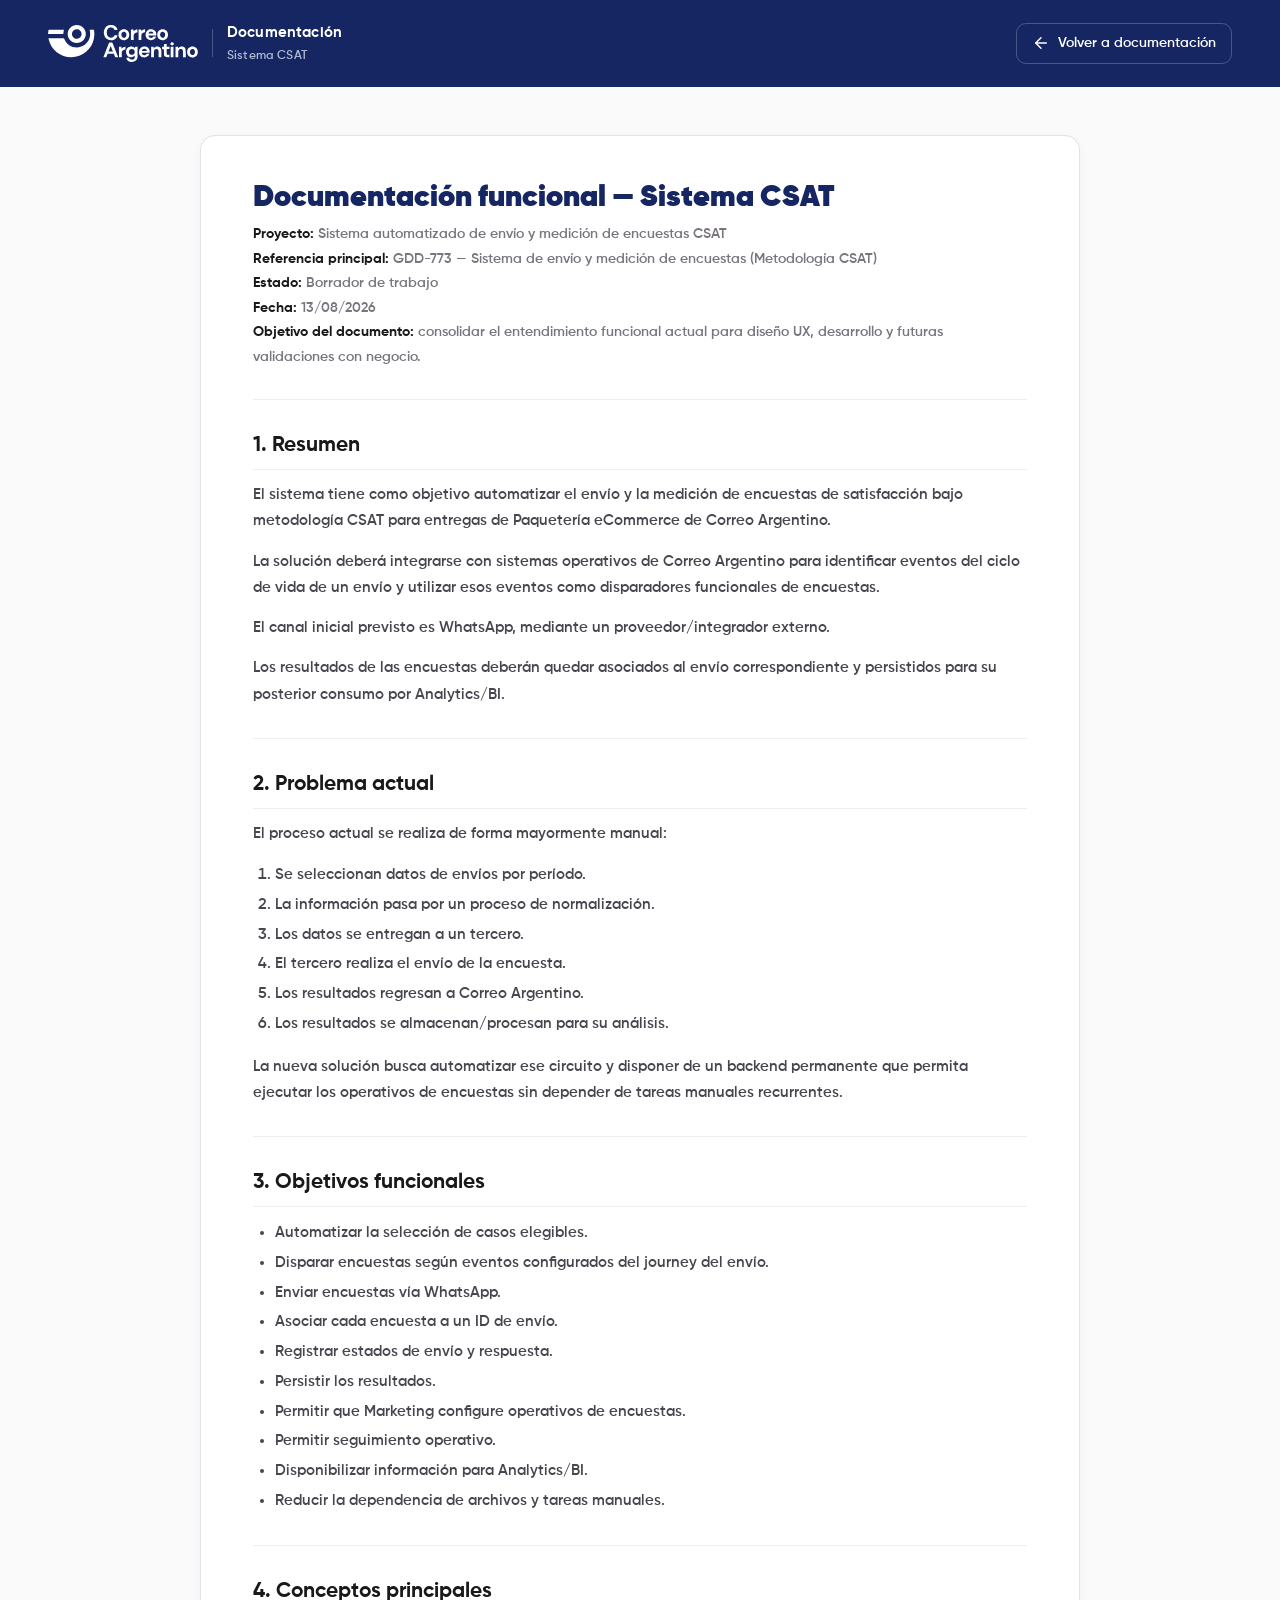
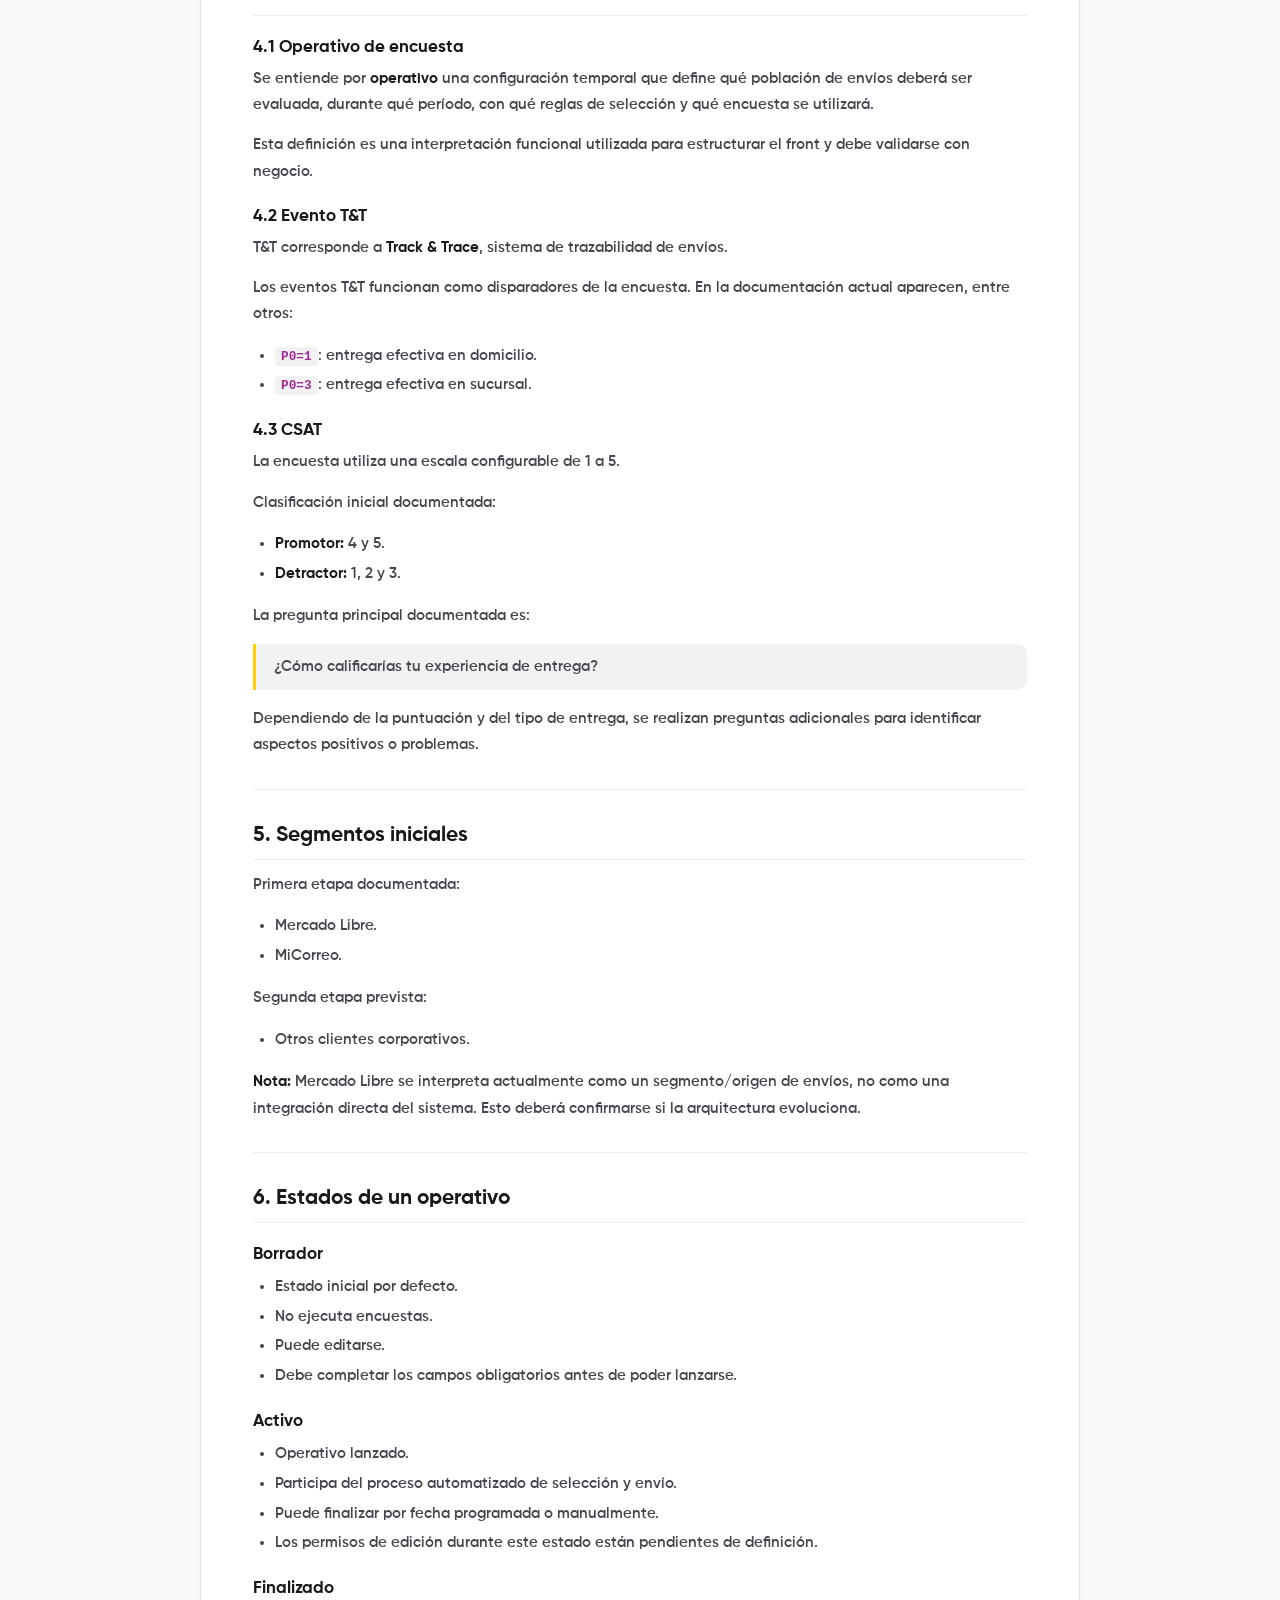
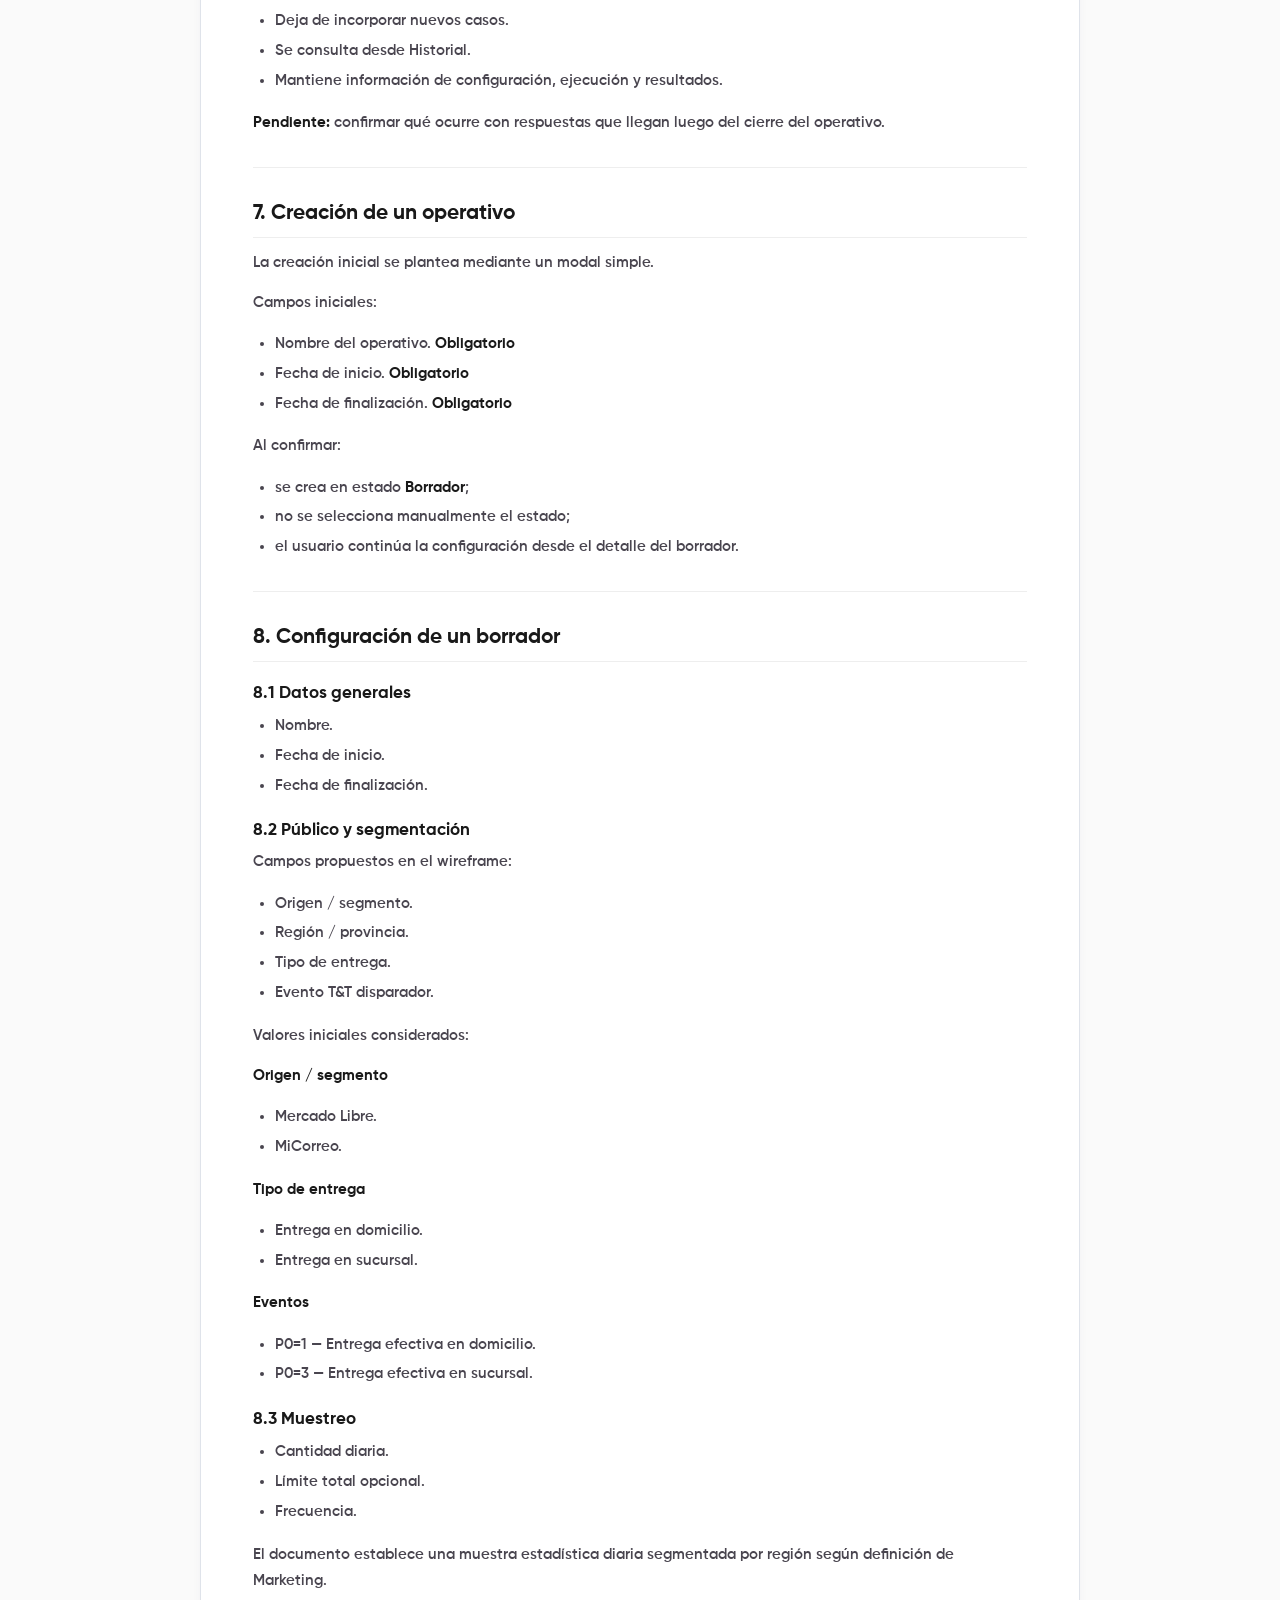
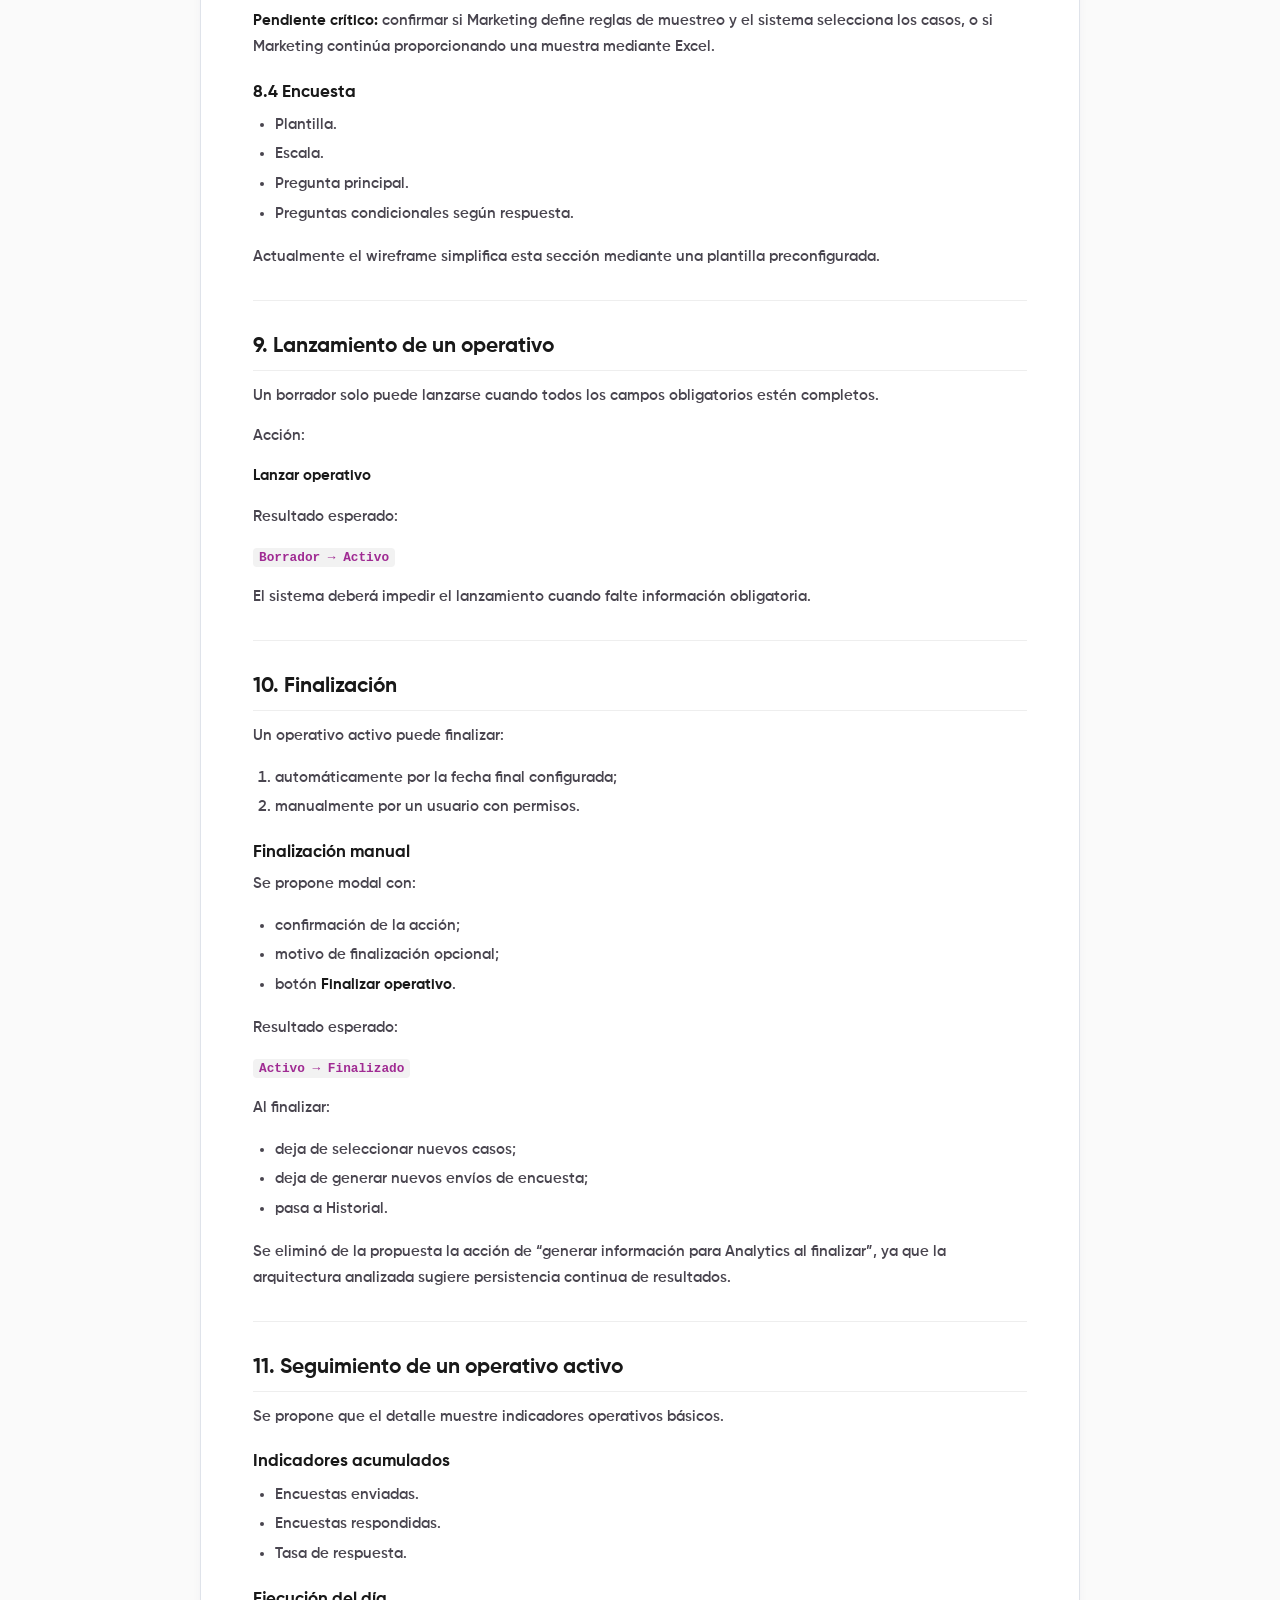
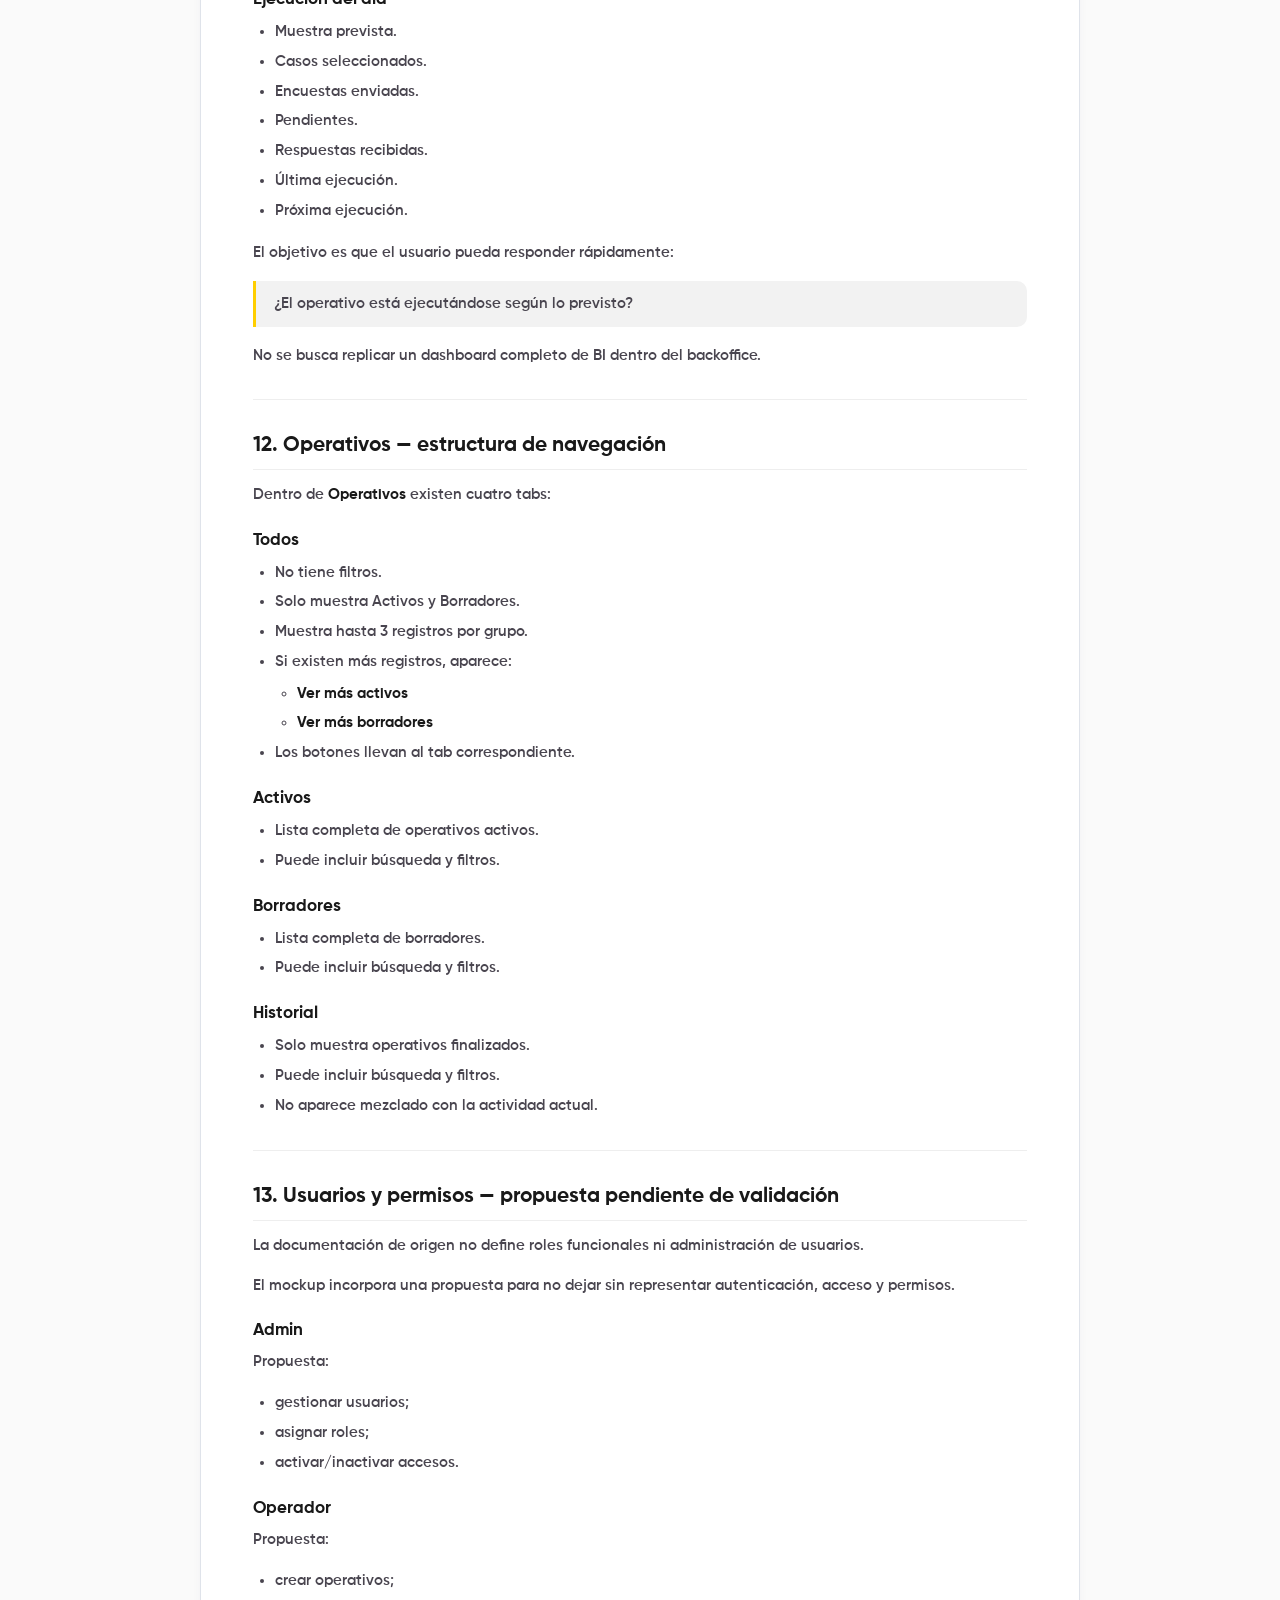
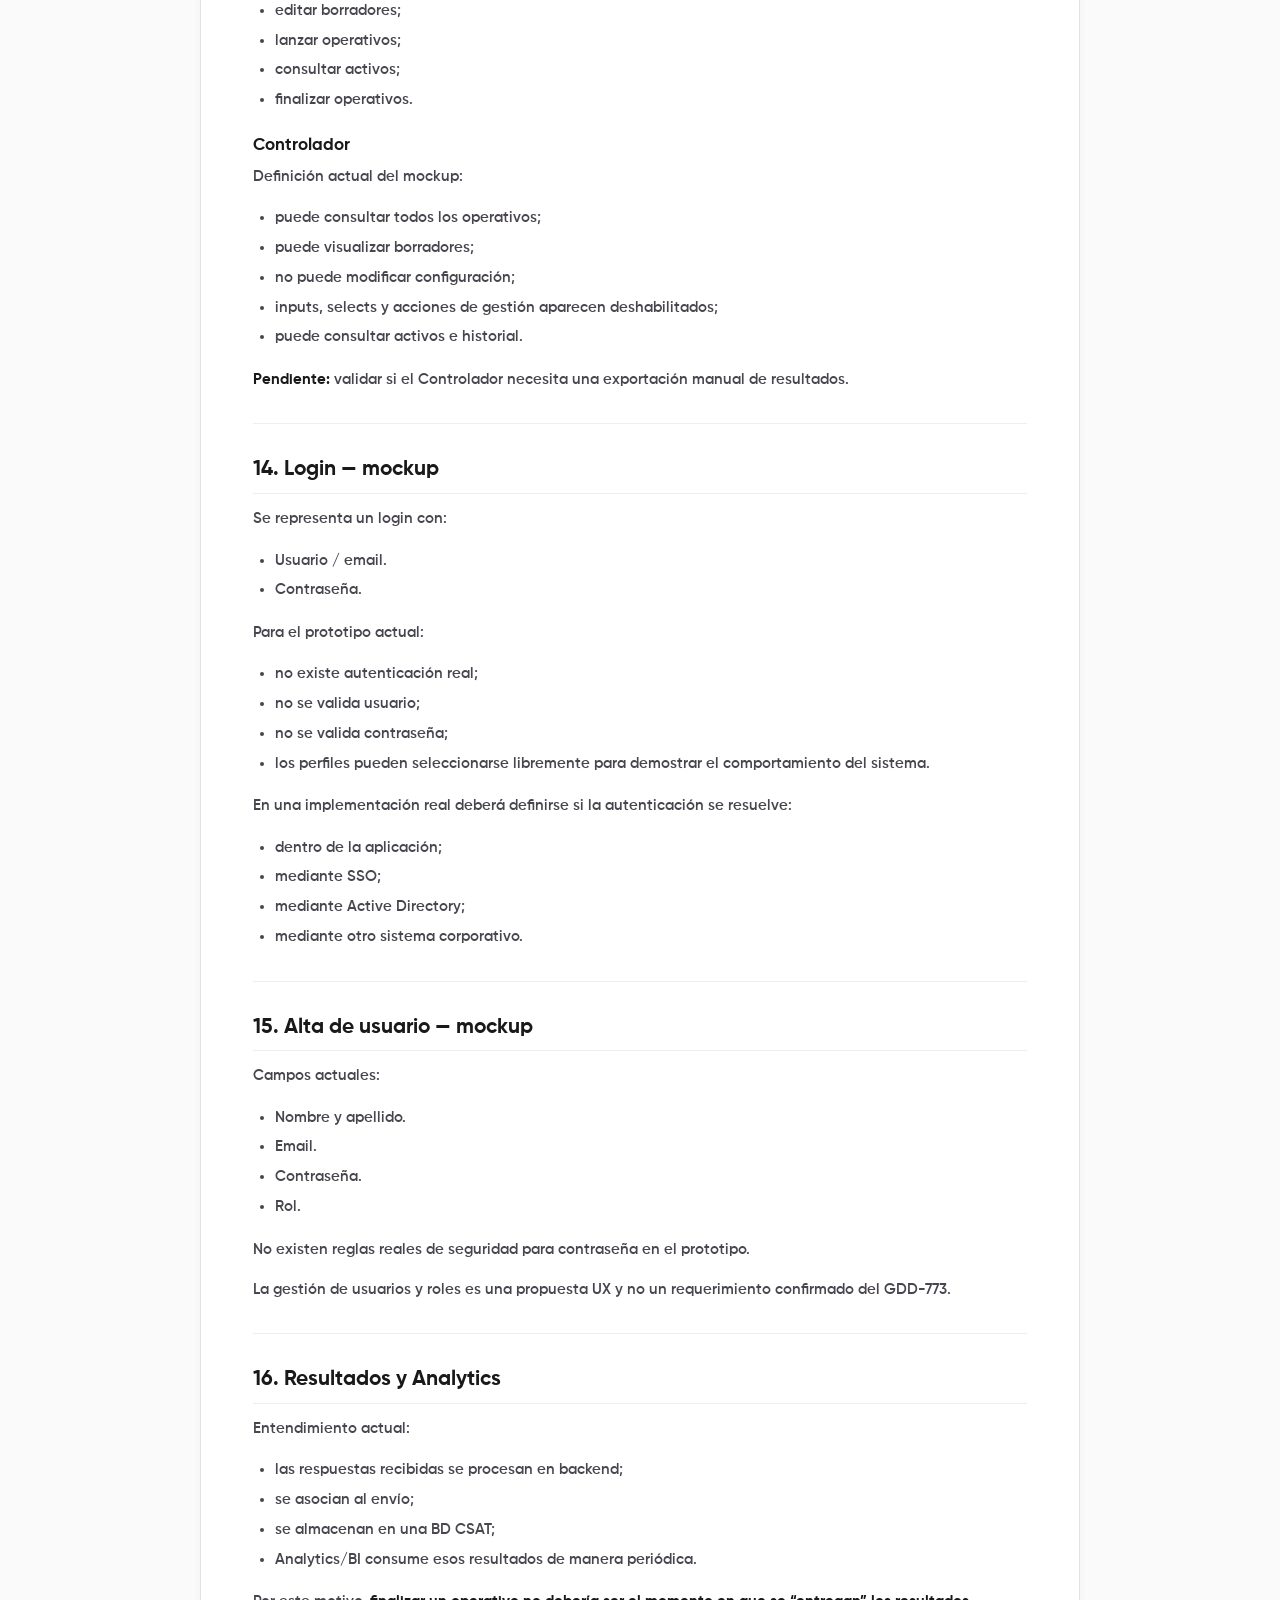
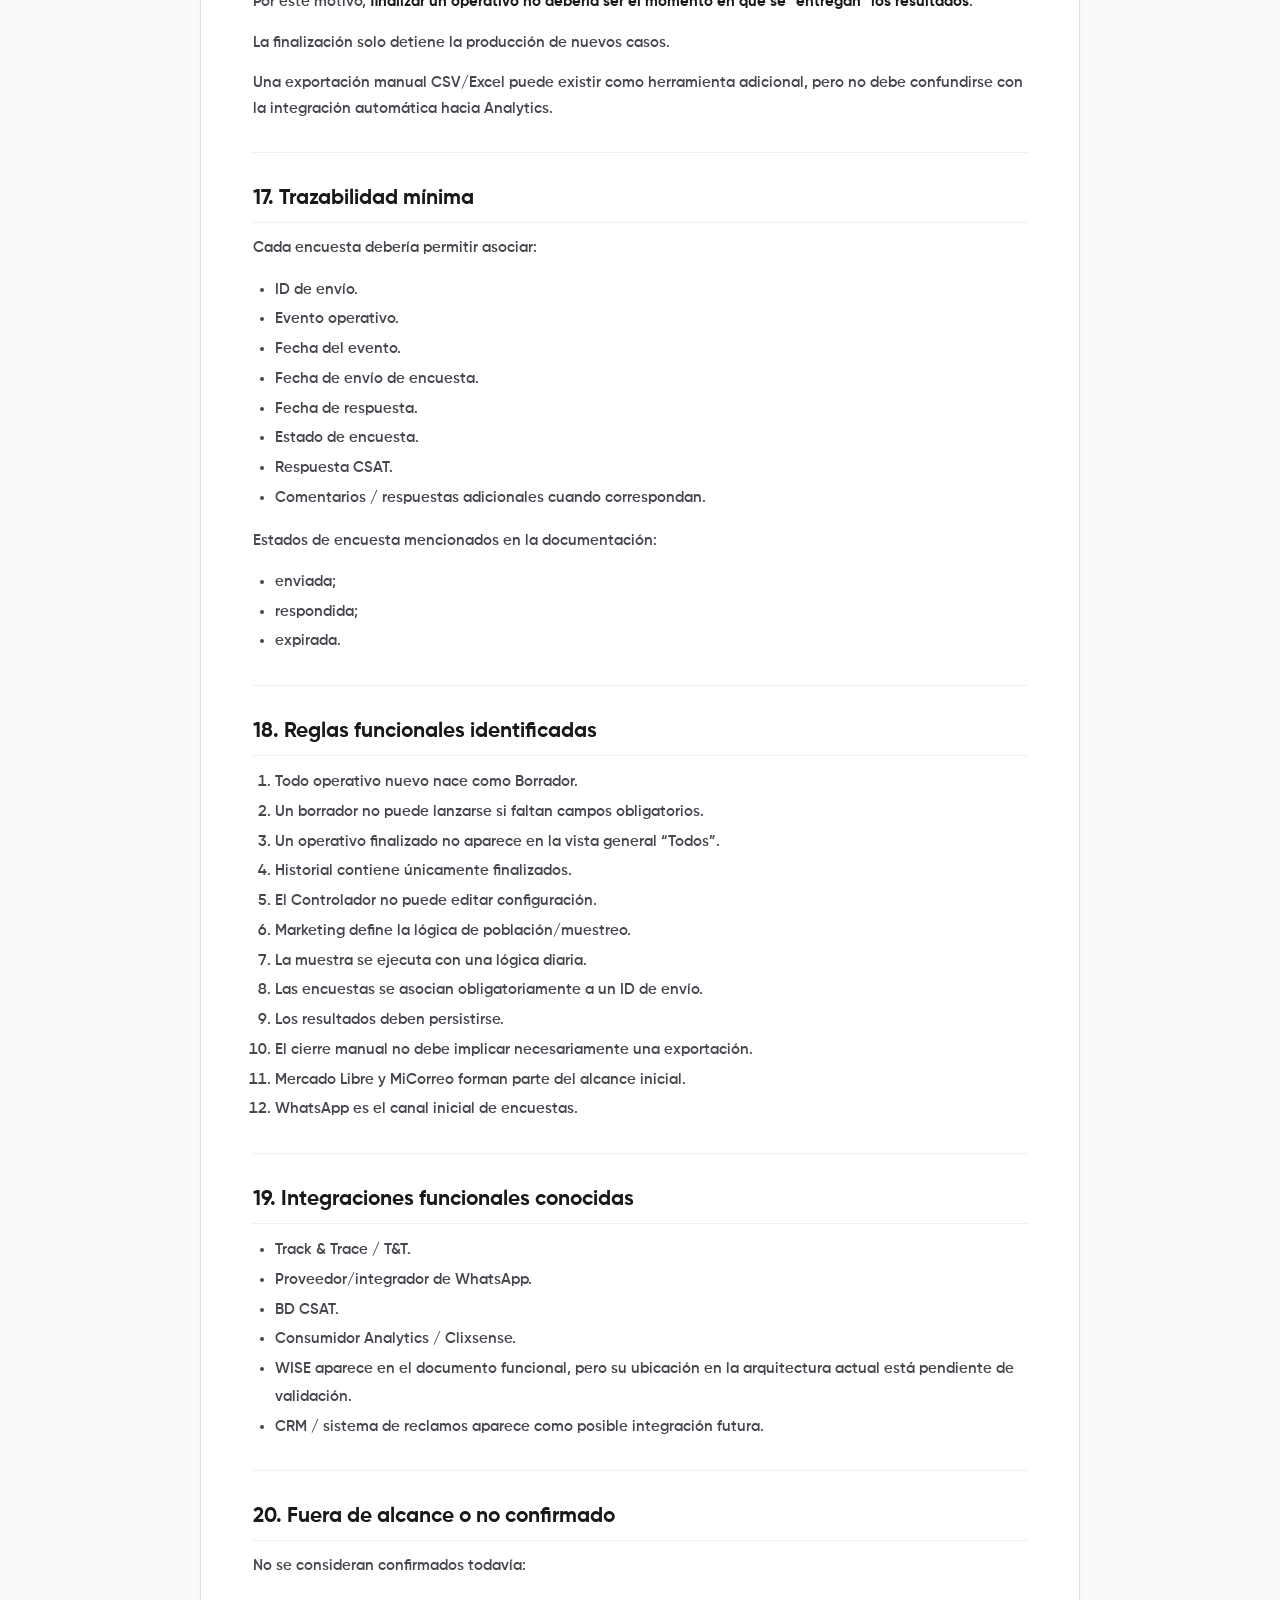
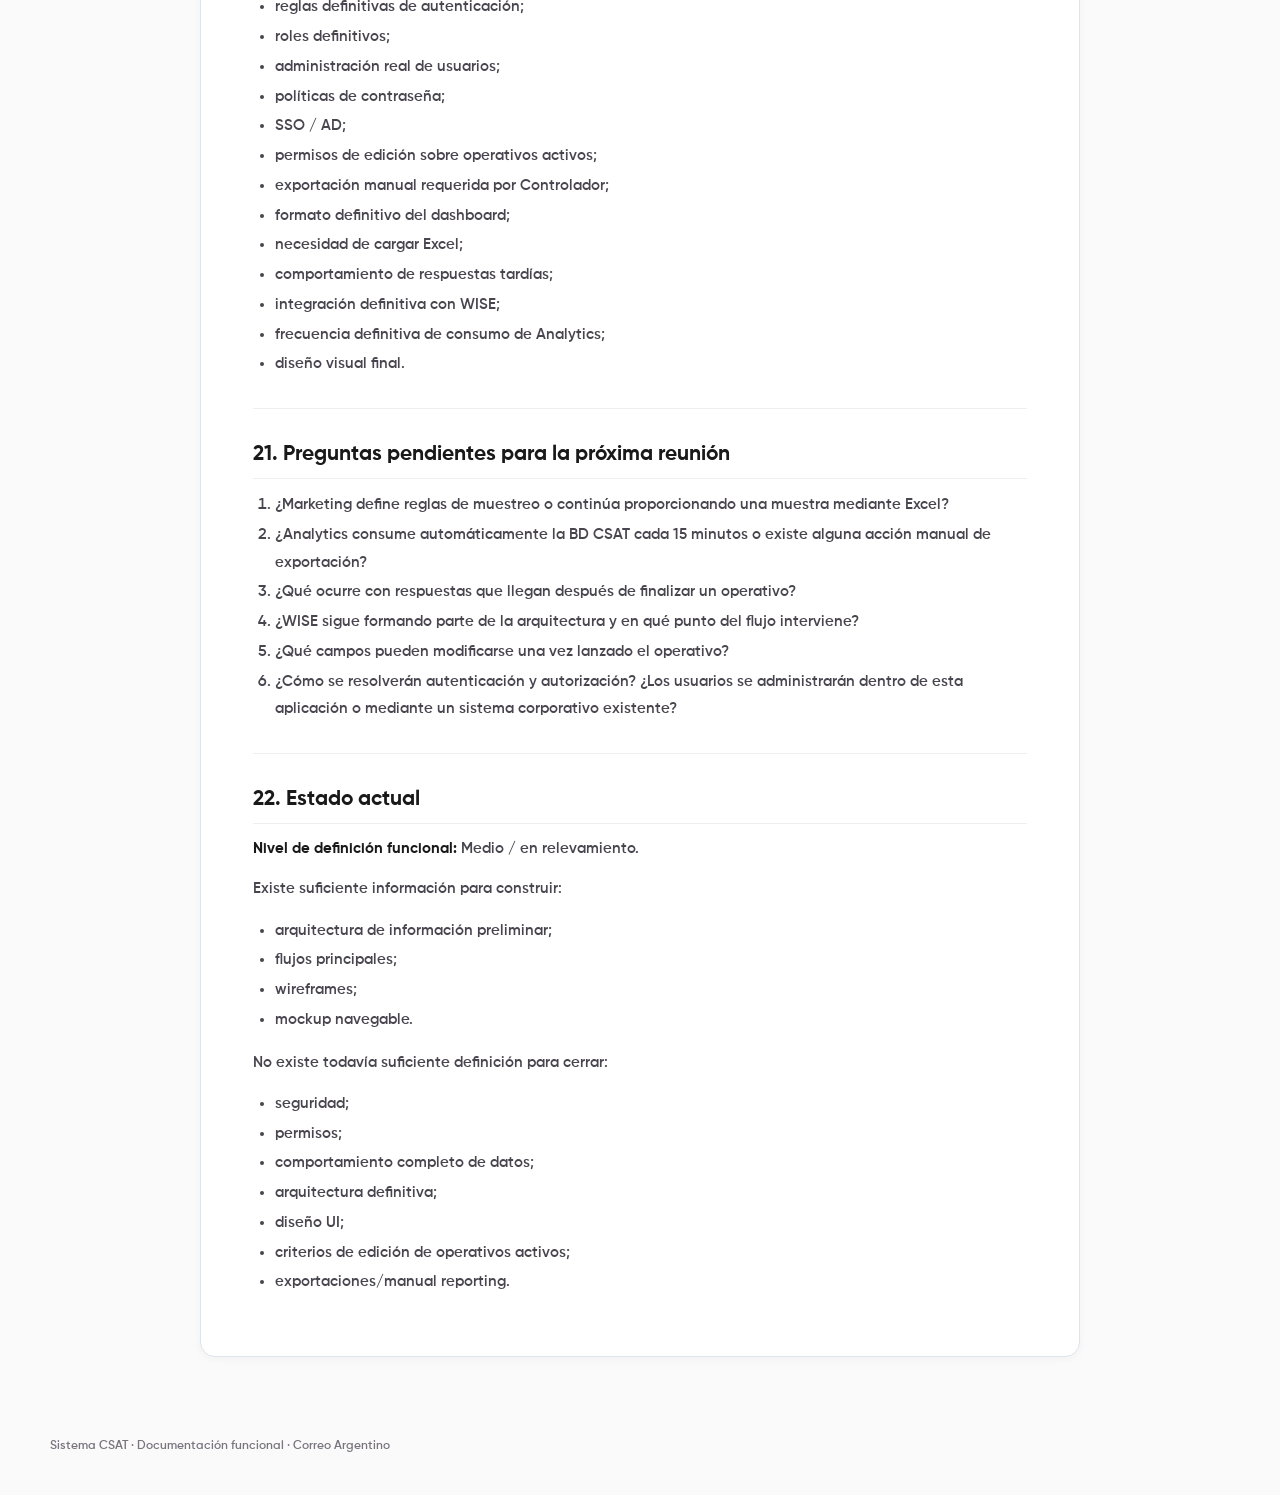
<file: hub/docs/01_funcional.html>
<!DOCTYPE html>
<html lang="es">
<head>
<meta charset="UTF-8" />
<meta name="viewport" content="width=device-width, initial-scale=1.0" />
<title>Documentación funcional — Sistema CSAT · Documentación CSAT</title>
<link rel="stylesheet" href="../../prototype/styles/tokens.css" />
<link rel="stylesheet" href="../../prototype/styles/global.css" />
<link rel="stylesheet" href="../hub.css" />
<link rel="stylesheet" href="../doc.css" />
</head>
<body class="hub-body">

  <header class="hub-header">
    <div class="hub-header__brand">
      <img src="../../assets/logo correo argentino.svg" alt="Correo Argentino" />
      <div class="hub-header__divider"></div>
      <div class="hub-header__title">Documentación<small>Sistema CSAT</small></div>
    </div>
    <a class="hub-header__back" href="../documentacion.html">
      <svg class="lucide-icon" xmlns="http://www.w3.org/2000/svg" viewBox="0 0 24 24" fill="none" stroke="currentColor" stroke-width="2" stroke-linecap="round" stroke-linejoin="round"><path d="M5 12h14"/><path d="m12 5 7 7-7 7"/></svg>
      Volver a documentación
    </a>
  </header>

  <main class="hub-main doc-main">
    <article class="hub-panel doc-article">
<h1>Documentación funcional — Sistema CSAT</h1><p><strong>Proyecto:</strong> Sistema automatizado de envío y medición de encuestas CSAT  <br/><strong>Referencia principal:</strong> GDD-773 — Sistema de envío y medición de encuestas (Metodología CSAT)  <br/><strong>Estado:</strong> Borrador de trabajo  <br/><strong>Fecha:</strong> 13/08/2026  <br/><strong>Objetivo del documento:</strong> consolidar el entendimiento funcional actual para diseño UX, desarrollo y futuras validaciones con negocio.</p><hr/><h2>1. Resumen</h2><p>El sistema tiene como objetivo automatizar el envío y la medición de encuestas de satisfacción bajo metodología CSAT para entregas de Paquetería eCommerce de Correo Argentino.</p><p>La solución deberá integrarse con sistemas operativos de Correo Argentino para identificar eventos del ciclo de vida de un envío y utilizar esos eventos como disparadores funcionales de encuestas.</p><p>El canal inicial previsto es WhatsApp, mediante un proveedor/integrador externo.</p><p>Los resultados de las encuestas deberán quedar asociados al envío correspondiente y persistidos para su posterior consumo por Analytics/BI.</p><hr/><h2>2. Problema actual</h2><p>El proceso actual se realiza de forma mayormente manual:</p><ol><li>Se seleccionan datos de envíos por período.</li><li>La información pasa por un proceso de normalización.</li><li>Los datos se entregan a un tercero.</li><li>El tercero realiza el envío de la encuesta.</li><li>Los resultados regresan a Correo Argentino.</li><li>Los resultados se almacenan/procesan para su análisis.</li></ol><p>La nueva solución busca automatizar ese circuito y disponer de un backend permanente que permita ejecutar los operativos de encuestas sin depender de tareas manuales recurrentes.</p><hr/><h2>3. Objetivos funcionales</h2><ul><li>Automatizar la selección de casos elegibles.</li><li>Disparar encuestas según eventos configurados del journey del envío.</li><li>Enviar encuestas vía WhatsApp.</li><li>Asociar cada encuesta a un ID de envío.</li><li>Registrar estados de envío y respuesta.</li><li>Persistir los resultados.</li><li>Permitir que Marketing configure operativos de encuestas.</li><li>Permitir seguimiento operativo.</li><li>Disponibilizar información para Analytics/BI.</li><li>Reducir la dependencia de archivos y tareas manuales.</li></ul><hr/><h2>4. Conceptos principales</h2><h3>4.1 Operativo de encuesta</h3><p>Se entiende por <strong>operativo</strong> una configuración temporal que define qué población de envíos deberá ser evaluada, durante qué período, con qué reglas de selección y qué encuesta se utilizará.</p><p>Esta definición es una interpretación funcional utilizada para estructurar el front y debe validarse con negocio.</p><h3>4.2 Evento T&amp;T</h3><p>T&amp;T corresponde a <strong>Track &amp; Trace</strong>, sistema de trazabilidad de envíos.</p><p>Los eventos T&amp;T funcionan como disparadores de la encuesta. En la documentación actual aparecen, entre otros:</p><ul><li><code>P0=1</code>: entrega efectiva en domicilio.</li><li><code>P0=3</code>: entrega efectiva en sucursal.</li></ul><h3>4.3 CSAT</h3><p>La encuesta utiliza una escala configurable de 1 a 5.</p><p>Clasificación inicial documentada:</p><ul><li><strong>Promotor:</strong> 4 y 5.</li><li><strong>Detractor:</strong> 1, 2 y 3.</li></ul><p>La pregunta principal documentada es:</p><blockquote>¿Cómo calificarías tu experiencia de entrega?</blockquote><p>Dependiendo de la puntuación y del tipo de entrega, se realizan preguntas adicionales para identificar aspectos positivos o problemas.</p><hr/><h2>5. Segmentos iniciales</h2><p>Primera etapa documentada:</p><ul><li>Mercado Libre.</li><li>MiCorreo.</li></ul><p>Segunda etapa prevista:</p><ul><li>Otros clientes corporativos.</li></ul><p><strong>Nota:</strong> Mercado Libre se interpreta actualmente como un segmento/origen de envíos, no como una integración directa del sistema. Esto deberá confirmarse si la arquitectura evoluciona.</p><hr/><h2>6. Estados de un operativo</h2><h3>Borrador</h3><ul><li>Estado inicial por defecto.</li><li>No ejecuta encuestas.</li><li>Puede editarse.</li><li>Debe completar los campos obligatorios antes de poder lanzarse.</li></ul><h3>Activo</h3><ul><li>Operativo lanzado.</li><li>Participa del proceso automatizado de selección y envío.</li><li>Puede finalizar por fecha programada o manualmente.</li><li>Los permisos de edición durante este estado están pendientes de definición.</li></ul><h3>Finalizado</h3><ul><li>Deja de incorporar nuevos casos.</li><li>Se consulta desde Historial.</li><li>Mantiene información de configuración, ejecución y resultados.</li></ul><p><strong>Pendiente:</strong> confirmar qué ocurre con respuestas que llegan luego del cierre del operativo.</p><hr/><h2>7. Creación de un operativo</h2><p>La creación inicial se plantea mediante un modal simple.</p><p>Campos iniciales:</p><ul><li>Nombre del operativo. <strong>Obligatorio</strong></li><li>Fecha de inicio. <strong>Obligatorio</strong></li><li>Fecha de finalización. <strong>Obligatorio</strong></li></ul><p>Al confirmar:</p><ul><li>se crea en estado <strong>Borrador</strong>;</li><li>no se selecciona manualmente el estado;</li><li>el usuario continúa la configuración desde el detalle del borrador.</li></ul><hr/><h2>8. Configuración de un borrador</h2><h3>8.1 Datos generales</h3><ul><li>Nombre.</li><li>Fecha de inicio.</li><li>Fecha de finalización.</li></ul><h3>8.2 Público y segmentación</h3><p>Campos propuestos en el wireframe:</p><ul><li>Origen / segmento.</li><li>Región / provincia.</li><li>Tipo de entrega.</li><li>Evento T&amp;T disparador.</li></ul><p>Valores iniciales considerados:</p><p><strong>Origen / segmento</strong></p><ul><li>Mercado Libre.</li><li>MiCorreo.</li></ul><p><strong>Tipo de entrega</strong></p><ul><li>Entrega en domicilio.</li><li>Entrega en sucursal.</li></ul><p><strong>Eventos</strong></p><ul><li>P0=1 — Entrega efectiva en domicilio.</li><li>P0=3 — Entrega efectiva en sucursal.</li></ul><h3>8.3 Muestreo</h3><ul><li>Cantidad diaria.</li><li>Límite total opcional.</li><li>Frecuencia.</li></ul><p>El documento establece una muestra estadística diaria segmentada por región según definición de Marketing.</p><p><strong>Pendiente crítico:</strong> confirmar si Marketing define reglas de muestreo y el sistema selecciona los casos, o si Marketing continúa proporcionando una muestra mediante Excel.</p><h3>8.4 Encuesta</h3><ul><li>Plantilla.</li><li>Escala.</li><li>Pregunta principal.</li><li>Preguntas condicionales según respuesta.</li></ul><p>Actualmente el wireframe simplifica esta sección mediante una plantilla preconfigurada.</p><hr/><h2>9. Lanzamiento de un operativo</h2><p>Un borrador solo puede lanzarse cuando todos los campos obligatorios estén completos.</p><p>Acción:</p><p><strong>Lanzar operativo</strong></p><p>Resultado esperado:</p><p><code>Borrador → Activo</code></p><p>El sistema deberá impedir el lanzamiento cuando falte información obligatoria.</p><hr/><h2>10. Finalización</h2><p>Un operativo activo puede finalizar:</p><ol><li>automáticamente por la fecha final configurada;</li><li>manualmente por un usuario con permisos.</li></ol><h3>Finalización manual</h3><p>Se propone modal con:</p><ul><li>confirmación de la acción;</li><li>motivo de finalización opcional;</li><li>botón <strong>Finalizar operativo</strong>.</li></ul><p>Resultado esperado:</p><p><code>Activo → Finalizado</code></p><p>Al finalizar:</p><ul><li>deja de seleccionar nuevos casos;</li><li>deja de generar nuevos envíos de encuesta;</li><li>pasa a Historial.</li></ul><p>Se eliminó de la propuesta la acción de “generar información para Analytics al finalizar”, ya que la arquitectura analizada sugiere persistencia continua de resultados.</p><hr/><h2>11. Seguimiento de un operativo activo</h2><p>Se propone que el detalle muestre indicadores operativos básicos.</p><h3>Indicadores acumulados</h3><ul><li>Encuestas enviadas.</li><li>Encuestas respondidas.</li><li>Tasa de respuesta.</li></ul><h3>Ejecución del día</h3><ul><li>Muestra prevista.</li><li>Casos seleccionados.</li><li>Encuestas enviadas.</li><li>Pendientes.</li><li>Respuestas recibidas.</li><li>Última ejecución.</li><li>Próxima ejecución.</li></ul><p>El objetivo es que el usuario pueda responder rápidamente:</p><blockquote>¿El operativo está ejecutándose según lo previsto?</blockquote><p>No se busca replicar un dashboard completo de BI dentro del backoffice.</p><hr/><h2>12. Operativos — estructura de navegación</h2><p>Dentro de <strong>Operativos</strong> existen cuatro tabs:</p><h3>Todos</h3><ul><li>No tiene filtros.</li><li>Solo muestra Activos y Borradores.</li><li>Muestra hasta 3 registros por grupo.</li><li>Si existen más registros, aparece:</li><ul><li><strong>Ver más activos</strong></li><li><strong>Ver más borradores</strong></li></ul><li>Los botones llevan al tab correspondiente.</li></ul><h3>Activos</h3><ul><li>Lista completa de operativos activos.</li><li>Puede incluir búsqueda y filtros.</li></ul><h3>Borradores</h3><ul><li>Lista completa de borradores.</li><li>Puede incluir búsqueda y filtros.</li></ul><h3>Historial</h3><ul><li>Solo muestra operativos finalizados.</li><li>Puede incluir búsqueda y filtros.</li><li>No aparece mezclado con la actividad actual.</li></ul><hr/><h2>13. Usuarios y permisos — propuesta pendiente de validación</h2><p>La documentación de origen no define roles funcionales ni administración de usuarios.</p><p>El mockup incorpora una propuesta para no dejar sin representar autenticación, acceso y permisos.</p><h3>Admin</h3><p>Propuesta:</p><ul><li>gestionar usuarios;</li><li>asignar roles;</li><li>activar/inactivar accesos.</li></ul><h3>Operador</h3><p>Propuesta:</p><ul><li>crear operativos;</li><li>editar borradores;</li><li>lanzar operativos;</li><li>consultar activos;</li><li>finalizar operativos.</li></ul><h3>Controlador</h3><p>Definición actual del mockup:</p><ul><li>puede consultar todos los operativos;</li><li>puede visualizar borradores;</li><li>no puede modificar configuración;</li><li>inputs, selects y acciones de gestión aparecen deshabilitados;</li><li>puede consultar activos e historial.</li></ul><p><strong>Pendiente:</strong> validar si el Controlador necesita una exportación manual de resultados.</p><hr/><h2>14. Login — mockup</h2><p>Se representa un login con:</p><ul><li>Usuario / email.</li><li>Contraseña.</li></ul><p>Para el prototipo actual:</p><ul><li>no existe autenticación real;</li><li>no se valida usuario;</li><li>no se valida contraseña;</li><li>los perfiles pueden seleccionarse libremente para demostrar el comportamiento del sistema.</li></ul><p>En una implementación real deberá definirse si la autenticación se resuelve:</p><ul><li>dentro de la aplicación;</li><li>mediante SSO;</li><li>mediante Active Directory;</li><li>mediante otro sistema corporativo.</li></ul><hr/><h2>15. Alta de usuario — mockup</h2><p>Campos actuales:</p><ul><li>Nombre y apellido.</li><li>Email.</li><li>Contraseña.</li><li>Rol.</li></ul><p>No existen reglas reales de seguridad para contraseña en el prototipo.</p><p>La gestión de usuarios y roles es una propuesta UX y no un requerimiento confirmado del GDD-773.</p><hr/><h2>16. Resultados y Analytics</h2><p>Entendimiento actual:</p><ul><li>las respuestas recibidas se procesan en backend;</li><li>se asocian al envío;</li><li>se almacenan en una BD CSAT;</li><li>Analytics/BI consume esos resultados de manera periódica.</li></ul><p>Por este motivo, <strong>finalizar un operativo no debería ser el momento en que se “entregan” los resultados</strong>.</p><p>La finalización solo detiene la producción de nuevos casos.</p><p>Una exportación manual CSV/Excel puede existir como herramienta adicional, pero no debe confundirse con la integración automática hacia Analytics.</p><hr/><h2>17. Trazabilidad mínima</h2><p>Cada encuesta debería permitir asociar:</p><ul><li>ID de envío.</li><li>Evento operativo.</li><li>Fecha del evento.</li><li>Fecha de envío de encuesta.</li><li>Fecha de respuesta.</li><li>Estado de encuesta.</li><li>Respuesta CSAT.</li><li>Comentarios / respuestas adicionales cuando correspondan.</li></ul><p>Estados de encuesta mencionados en la documentación:</p><ul><li>enviada;</li><li>respondida;</li><li>expirada.</li></ul><hr/><h2>18. Reglas funcionales identificadas</h2><ol><li>Todo operativo nuevo nace como Borrador.</li><li>Un borrador no puede lanzarse si faltan campos obligatorios.</li><li>Un operativo finalizado no aparece en la vista general “Todos”.</li><li>Historial contiene únicamente finalizados.</li><li>El Controlador no puede editar configuración.</li><li>Marketing define la lógica de población/muestreo.</li><li>La muestra se ejecuta con una lógica diaria.</li><li>Las encuestas se asocian obligatoriamente a un ID de envío.</li><li>Los resultados deben persistirse.</li><li>El cierre manual no debe implicar necesariamente una exportación.</li><li>Mercado Libre y MiCorreo forman parte del alcance inicial.</li><li>WhatsApp es el canal inicial de encuestas.</li></ol><hr/><h2>19. Integraciones funcionales conocidas</h2><ul><li>Track &amp; Trace / T&amp;T.</li><li>Proveedor/integrador de WhatsApp.</li><li>BD CSAT.</li><li>Consumidor Analytics / Clixsense.</li><li>WISE aparece en el documento funcional, pero su ubicación en la arquitectura actual está pendiente de validación.</li><li>CRM / sistema de reclamos aparece como posible integración futura.</li></ul><hr/><h2>20. Fuera de alcance o no confirmado</h2><p>No se consideran confirmados todavía:</p><ul><li>reglas definitivas de autenticación;</li><li>roles definitivos;</li><li>administración real de usuarios;</li><li>políticas de contraseña;</li><li>SSO / AD;</li><li>permisos de edición sobre operativos activos;</li><li>exportación manual requerida por Controlador;</li><li>formato definitivo del dashboard;</li><li>necesidad de cargar Excel;</li><li>comportamiento de respuestas tardías;</li><li>integración definitiva con WISE;</li><li>frecuencia definitiva de consumo de Analytics;</li><li>diseño visual final.</li></ul><hr/><h2>21. Preguntas pendientes para la próxima reunión</h2><ol><li>¿Marketing define reglas de muestreo o continúa proporcionando una muestra mediante Excel?</li><li>¿Analytics consume automáticamente la BD CSAT cada 15 minutos o existe alguna acción manual de exportación?</li><li>¿Qué ocurre con respuestas que llegan después de finalizar un operativo?</li><li>¿WISE sigue formando parte de la arquitectura y en qué punto del flujo interviene?</li><li>¿Qué campos pueden modificarse una vez lanzado el operativo?</li><li>¿Cómo se resolverán autenticación y autorización? ¿Los usuarios se administrarán dentro de esta aplicación o mediante un sistema corporativo existente?</li></ol><hr/><h2>22. Estado actual</h2><p><strong>Nivel de definición funcional:</strong> Medio / en relevamiento.</p><p>Existe suficiente información para construir:</p><ul><li>arquitectura de información preliminar;</li><li>flujos principales;</li><li>wireframes;</li><li>mockup navegable.</li></ul><p>No existe todavía suficiente definición para cerrar:</p><ul><li>seguridad;</li><li>permisos;</li><li>comportamiento completo de datos;</li><li>arquitectura definitiva;</li><li>diseño UI;</li><li>criterios de edición de operativos activos;</li><li>exportaciones/manual reporting.</li></ul>
    </article>
  </main>

  <footer class="hub-footer">Sistema CSAT · Documentación funcional · Correo Argentino</footer>

</body>
</html>
</file>
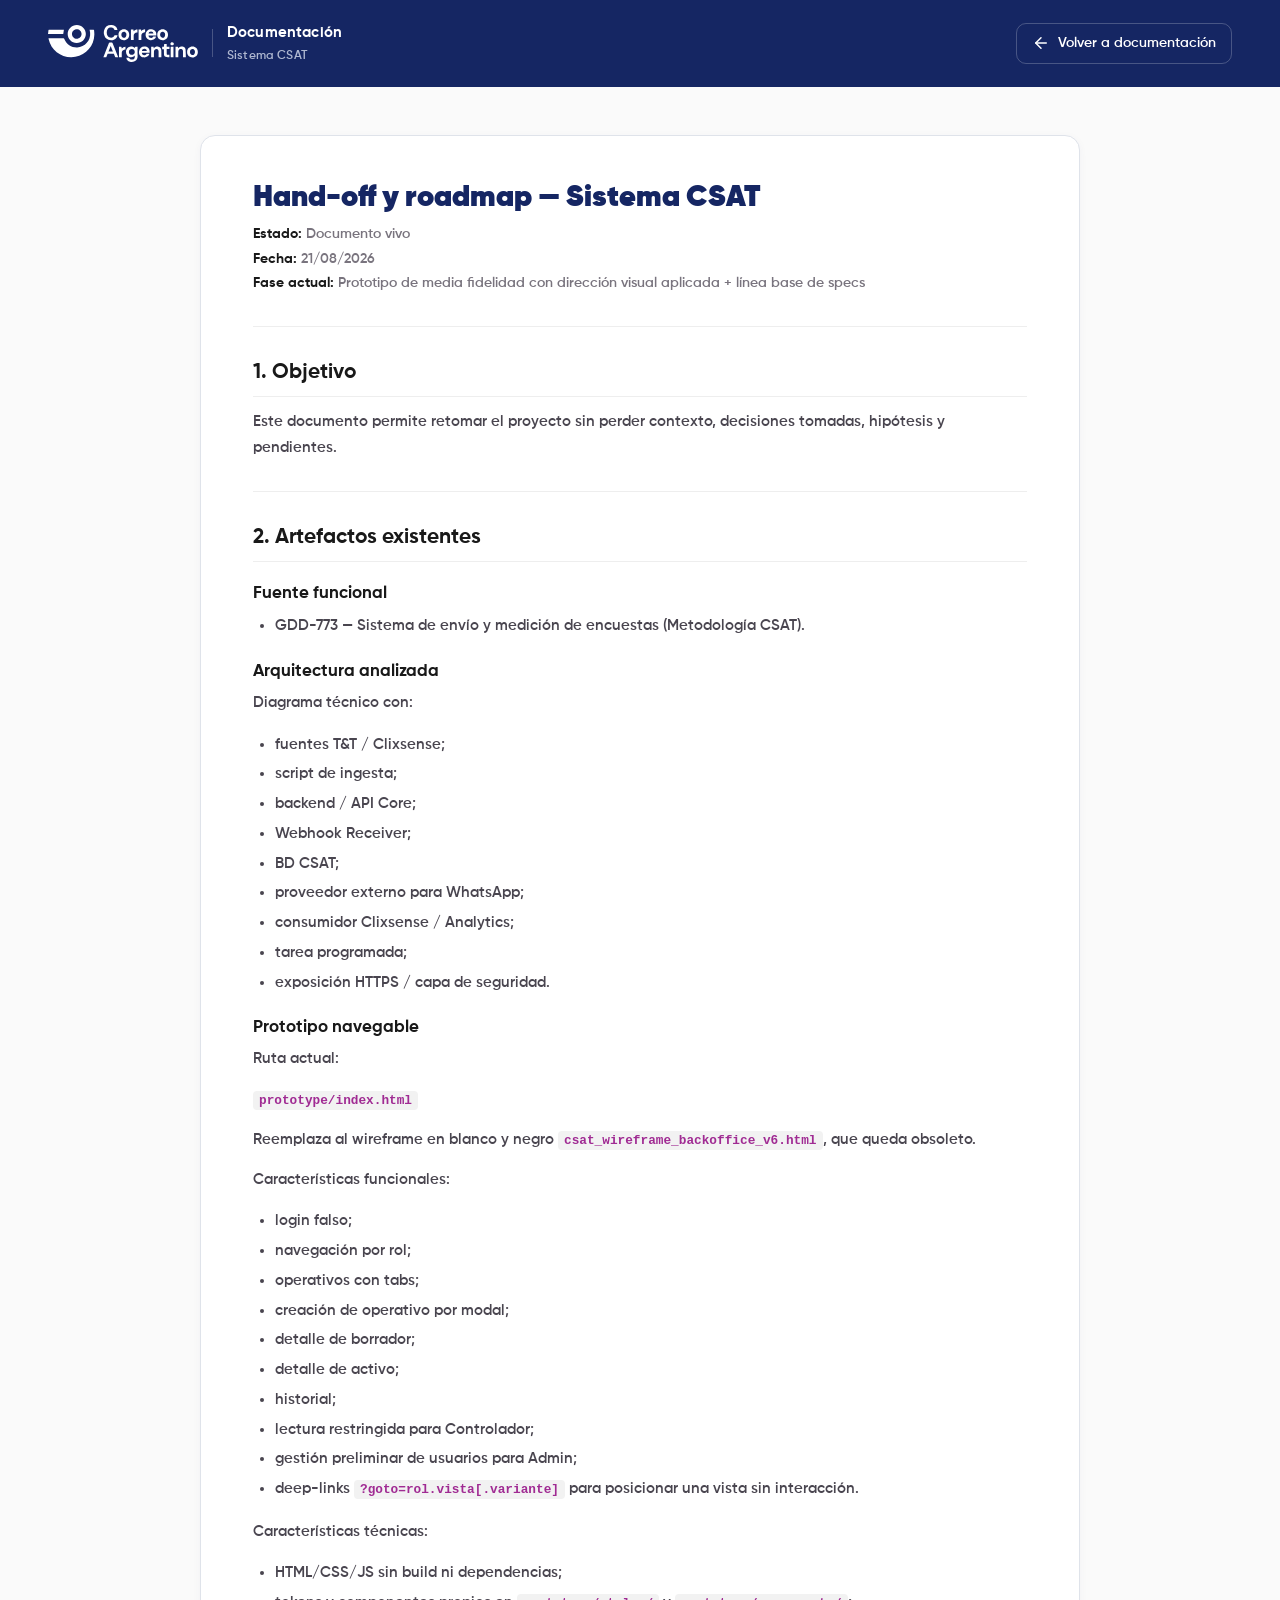
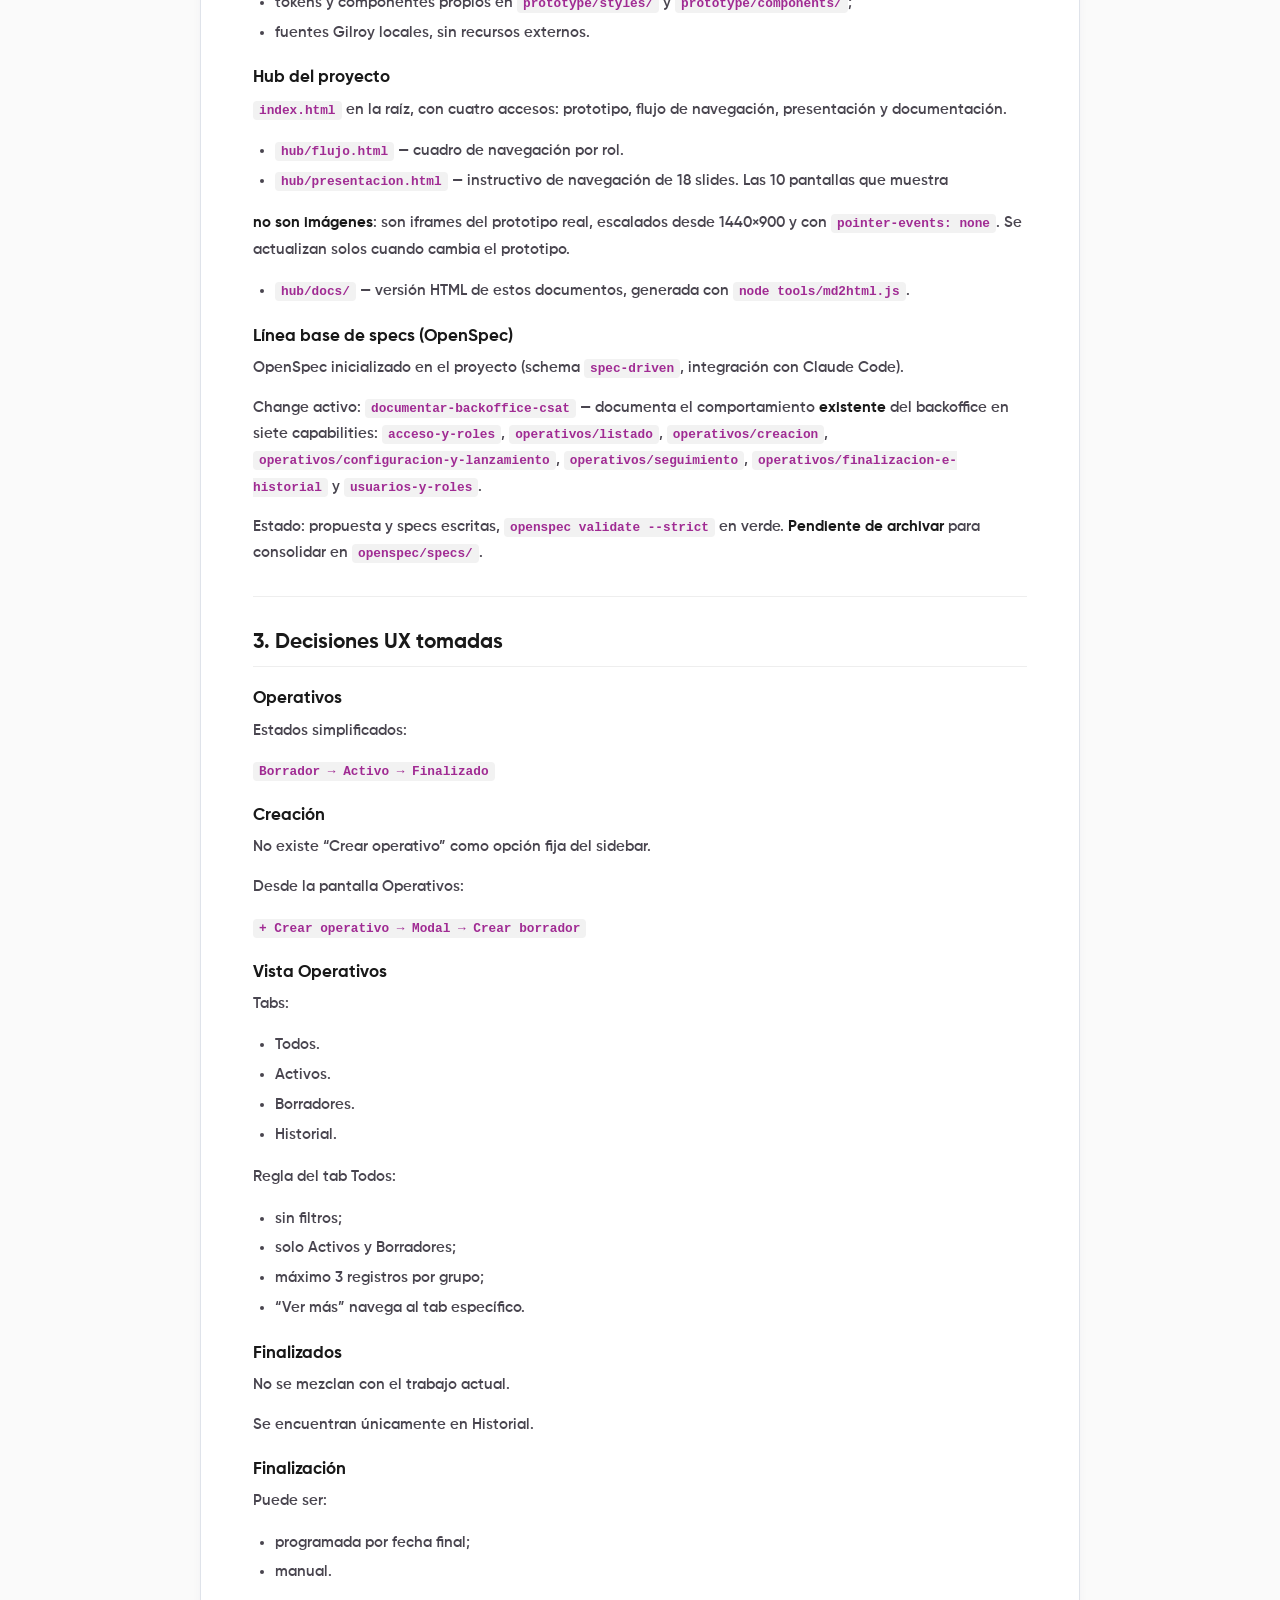
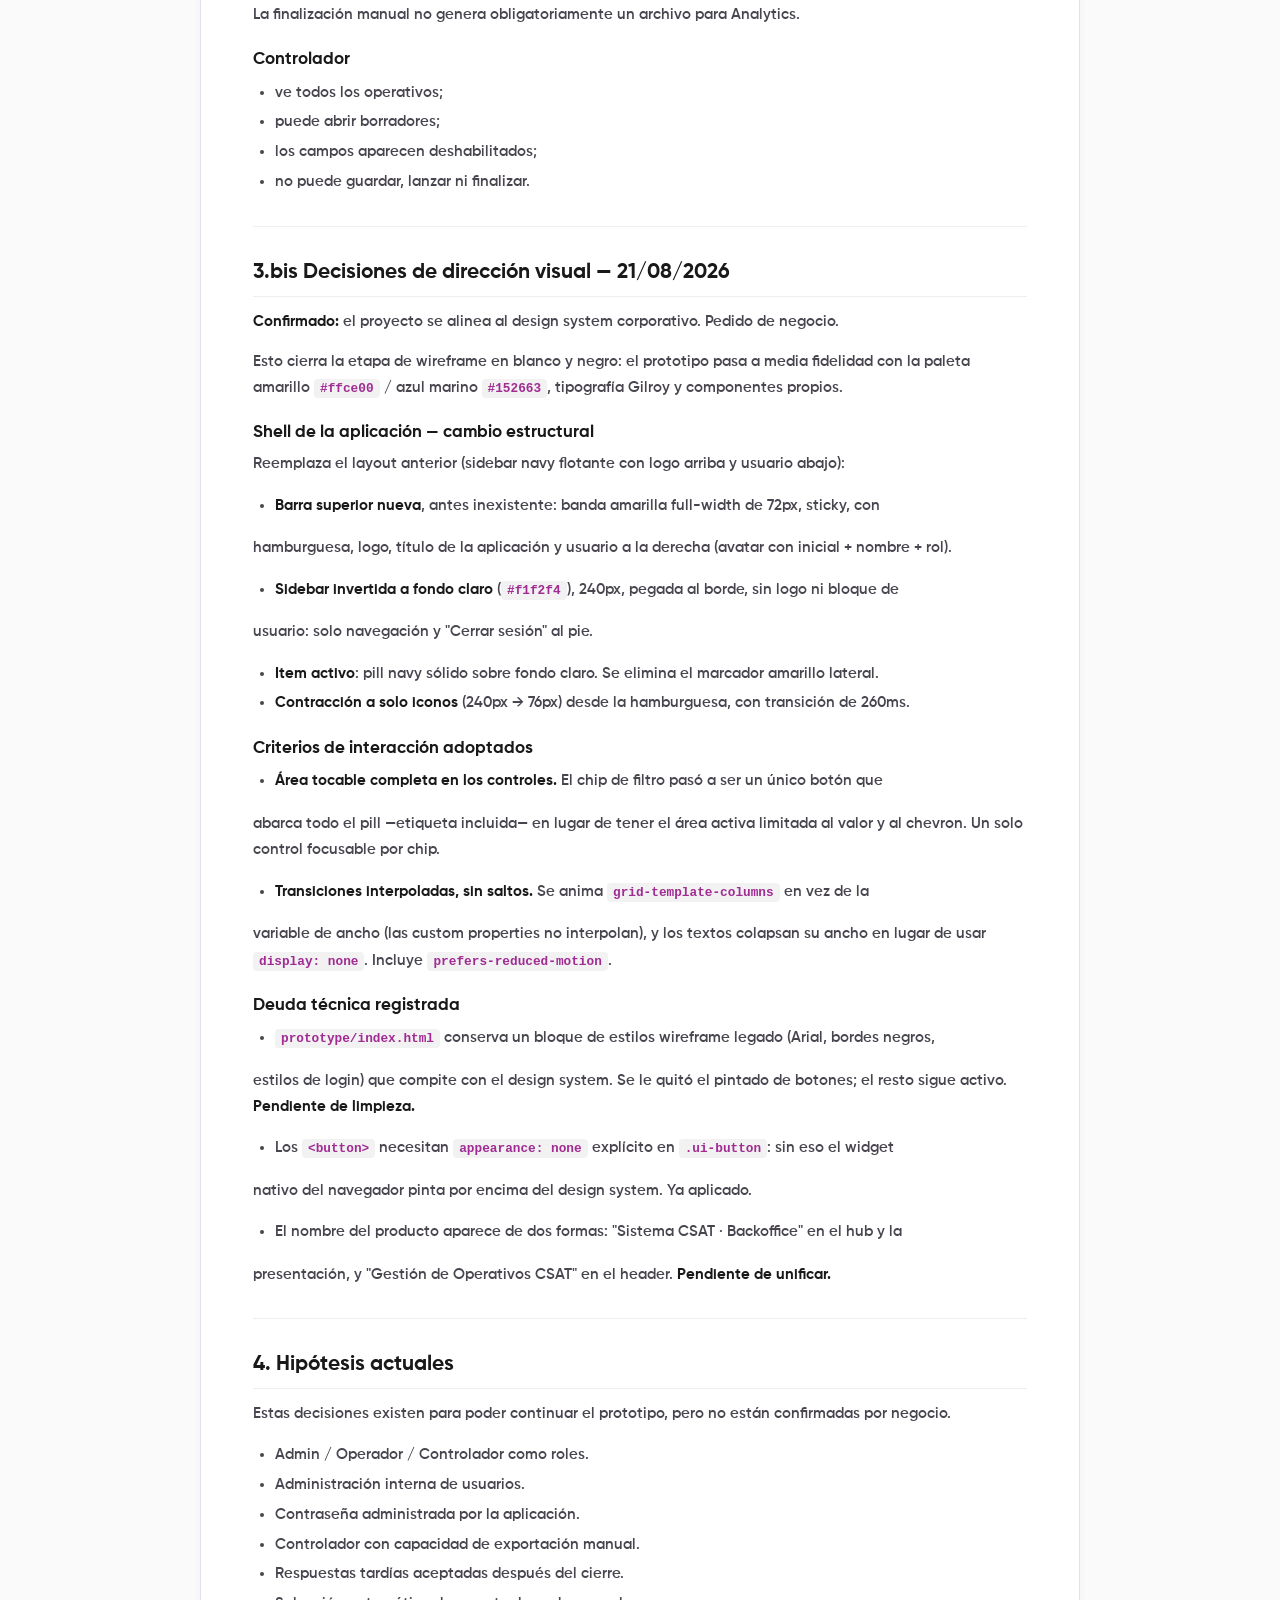
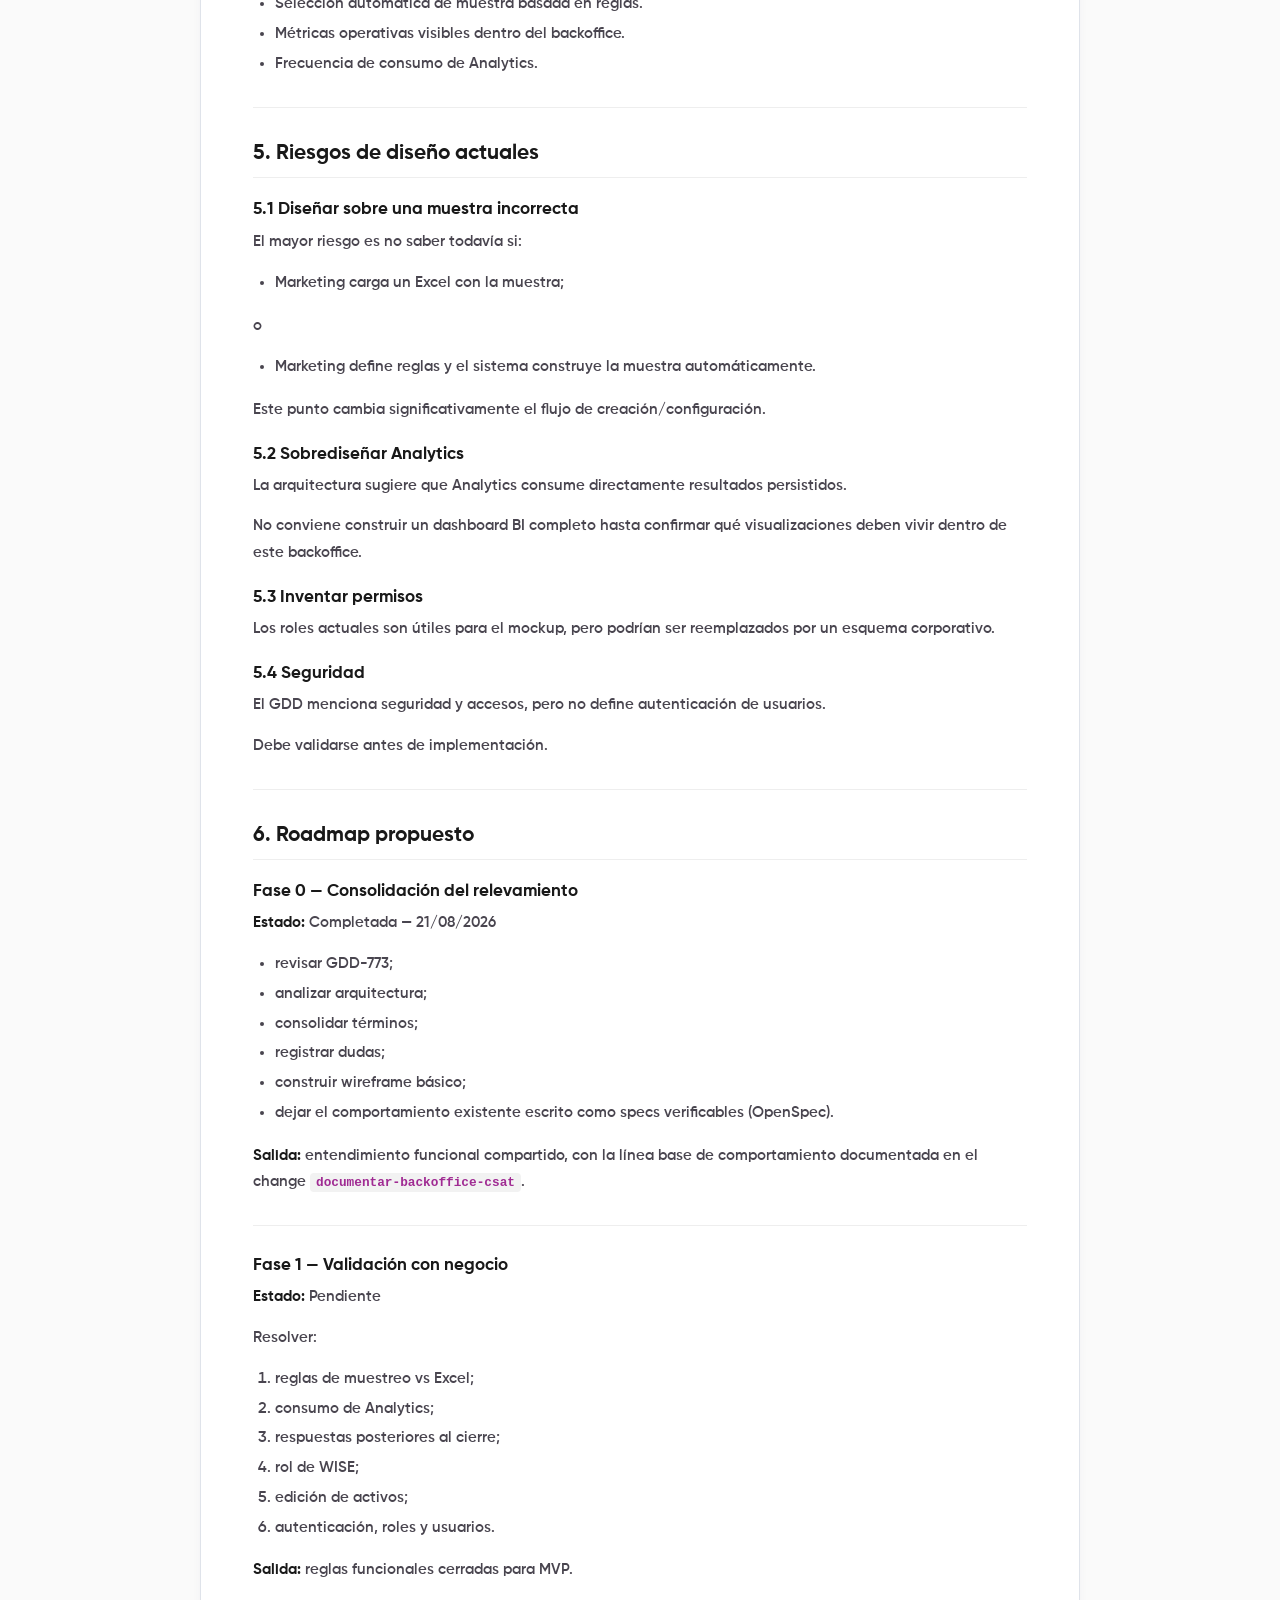
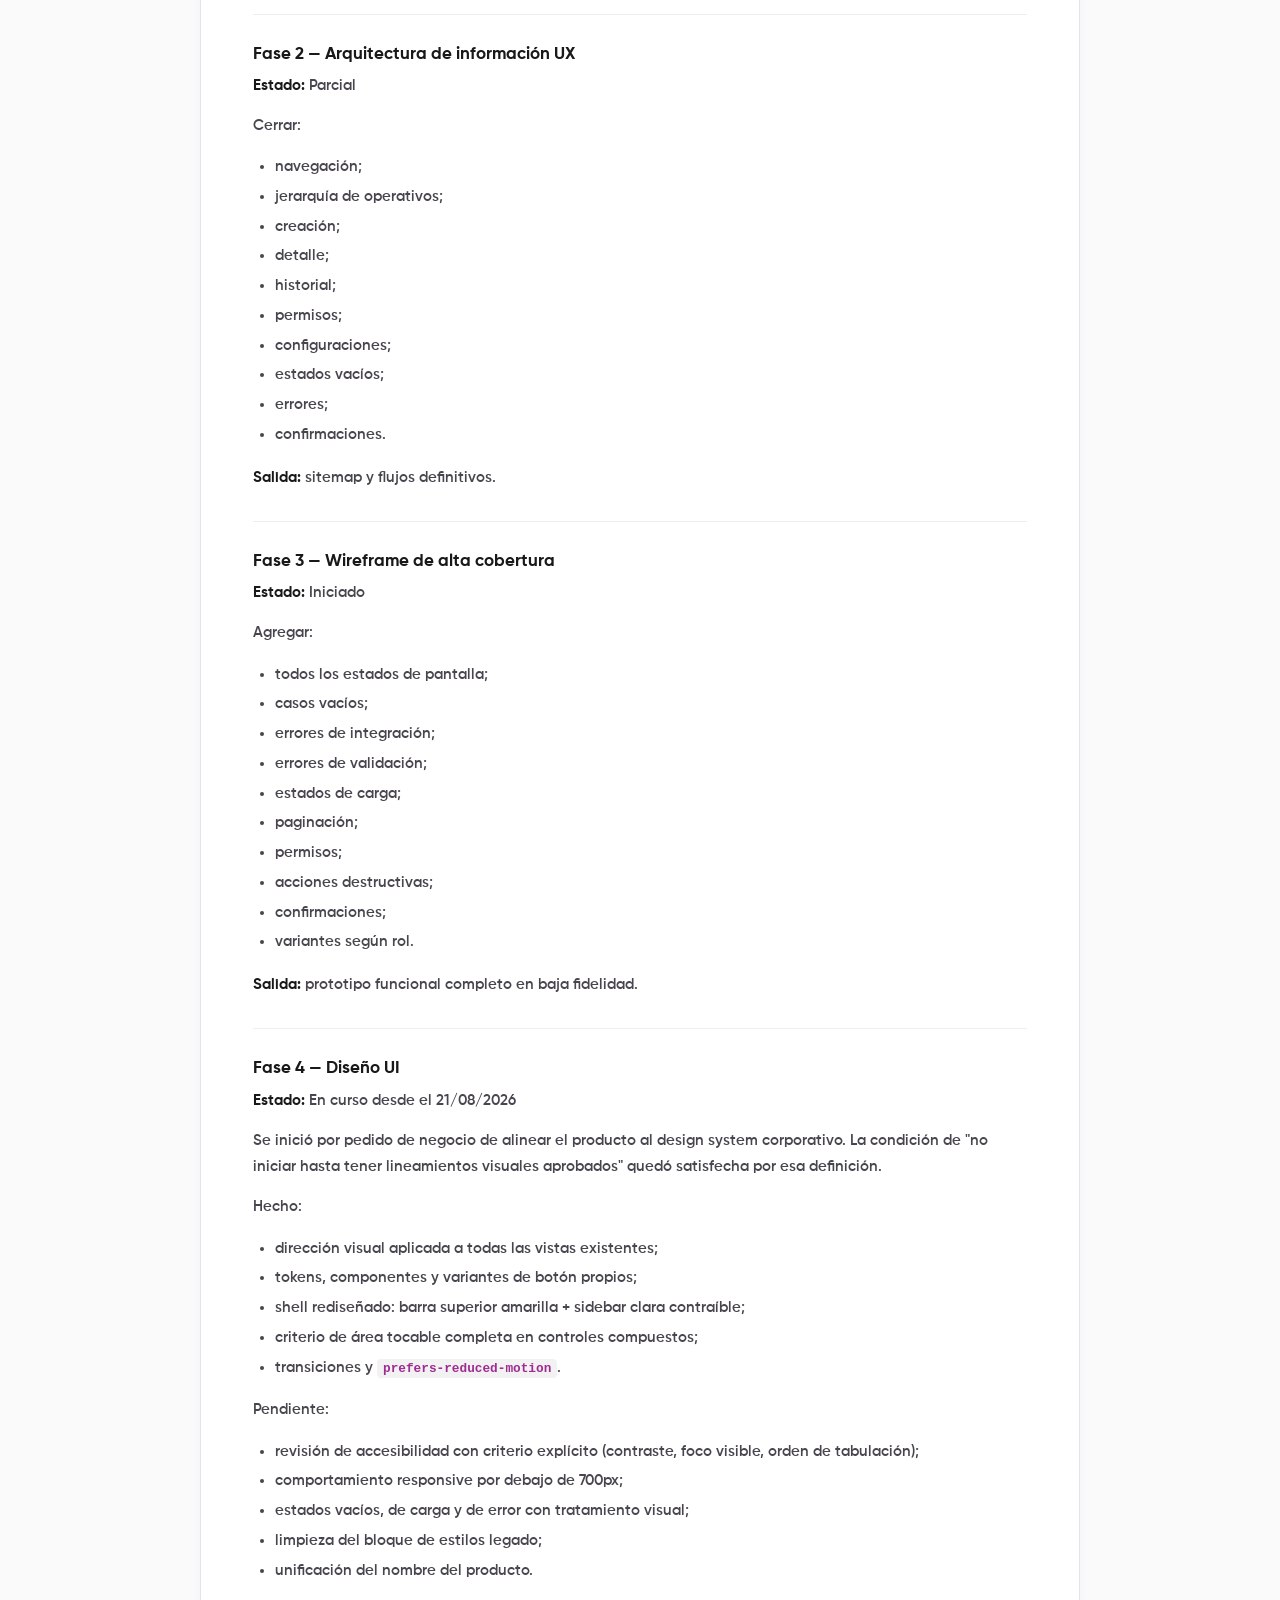
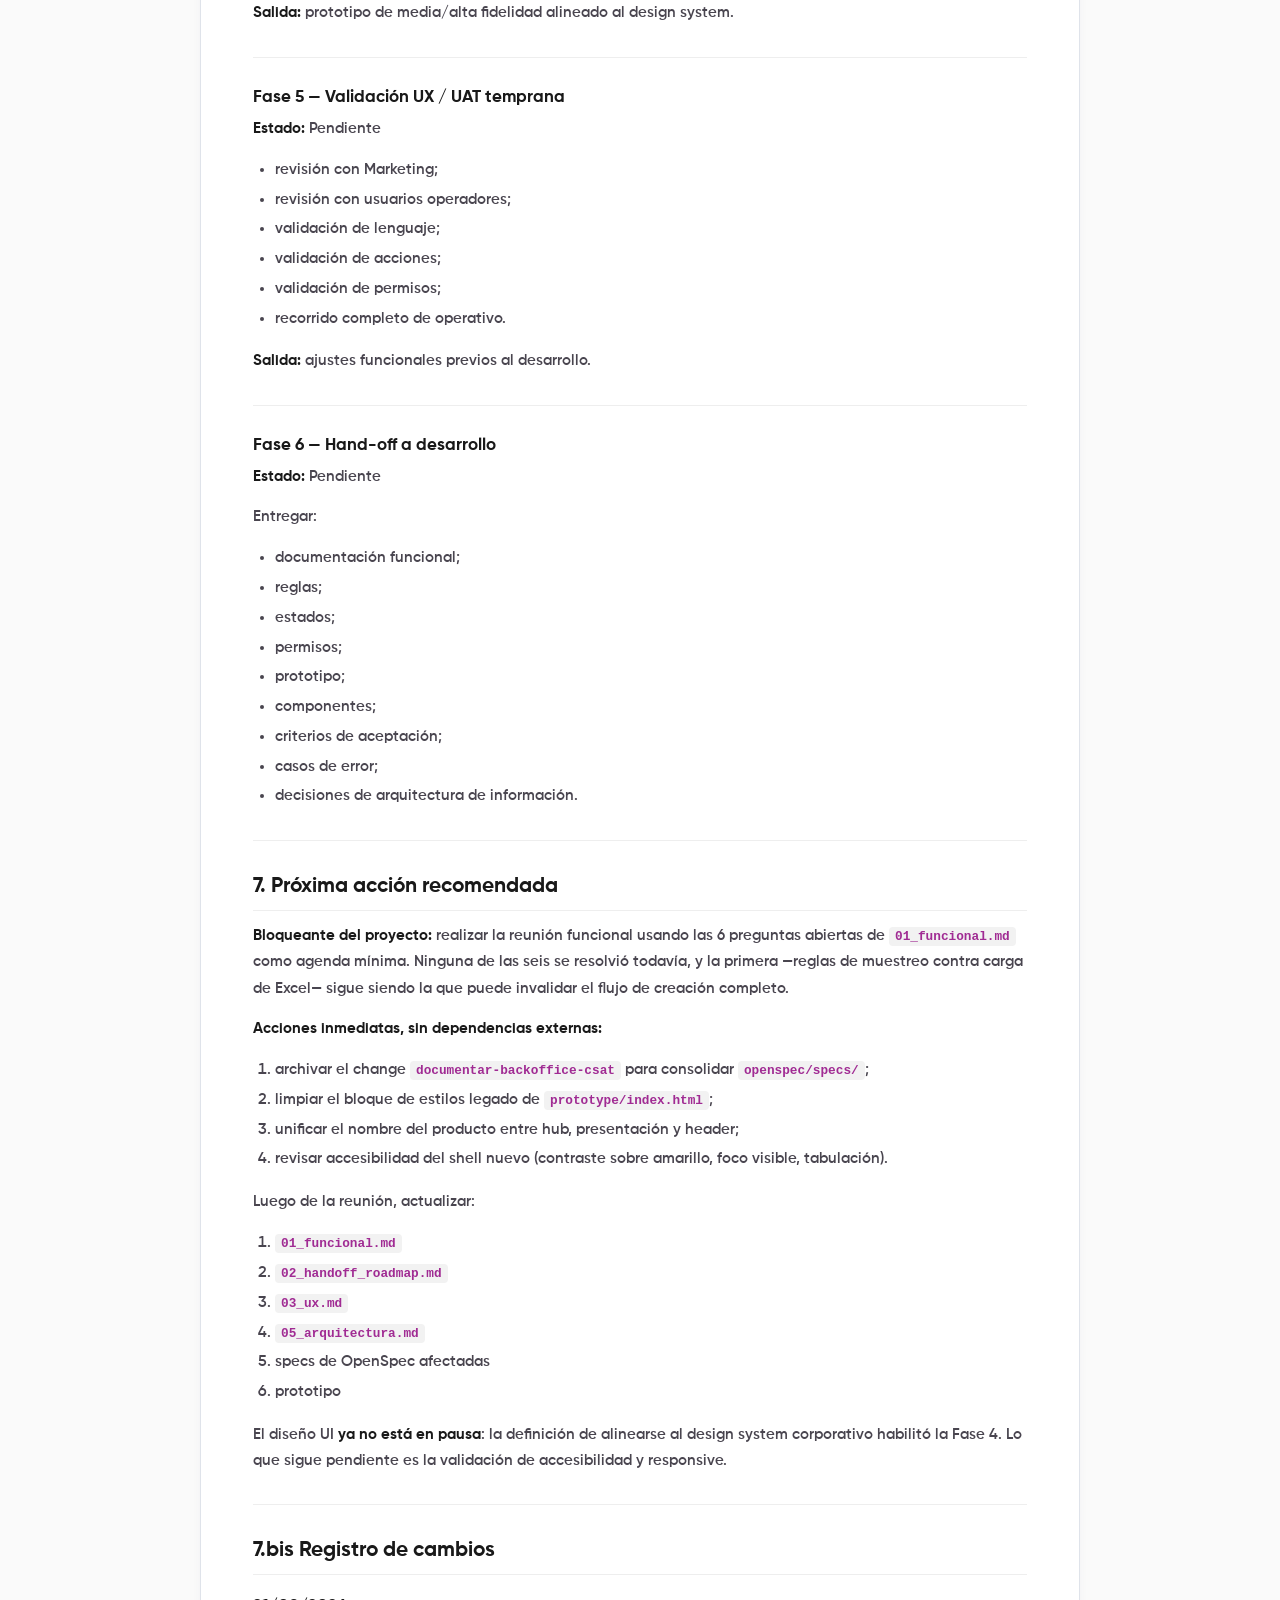
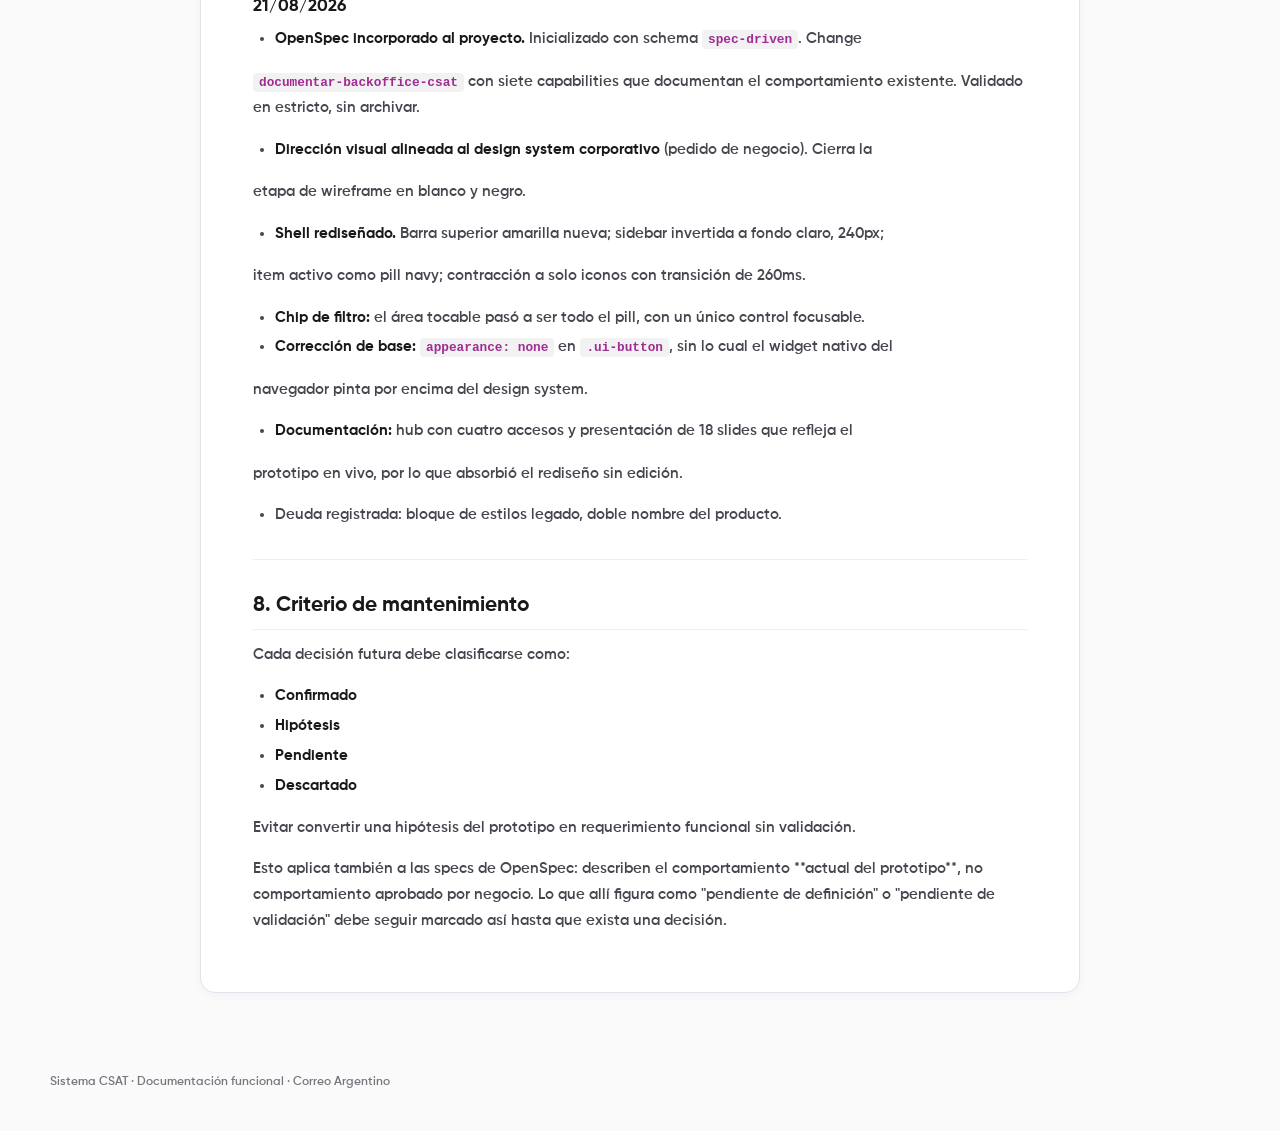
<file: hub/docs/02_handoff_roadmap.html>
<!DOCTYPE html>
<html lang="es">
<head>
<meta charset="UTF-8" />
<meta name="viewport" content="width=device-width, initial-scale=1.0" />
<title>Hand-off y roadmap — Sistema CSAT · Documentación CSAT</title>
<link rel="stylesheet" href="../../prototype/styles/tokens.css" />
<link rel="stylesheet" href="../../prototype/styles/global.css" />
<link rel="stylesheet" href="../hub.css" />
<link rel="stylesheet" href="../doc.css" />
</head>
<body class="hub-body">

  <header class="hub-header">
    <div class="hub-header__brand">
      <img src="../../assets/logo correo argentino.svg" alt="Correo Argentino" />
      <div class="hub-header__divider"></div>
      <div class="hub-header__title">Documentación<small>Sistema CSAT</small></div>
    </div>
    <a class="hub-header__back" href="../documentacion.html">
      <svg class="lucide-icon" xmlns="http://www.w3.org/2000/svg" viewBox="0 0 24 24" fill="none" stroke="currentColor" stroke-width="2" stroke-linecap="round" stroke-linejoin="round"><path d="M5 12h14"/><path d="m12 5 7 7-7 7"/></svg>
      Volver a documentación
    </a>
  </header>

  <main class="hub-main doc-main">
    <article class="hub-panel doc-article">
<h1>Hand-off y roadmap — Sistema CSAT</h1><p><strong>Estado:</strong> Documento vivo  <br/><strong>Fecha:</strong> 21/08/2026  <br/><strong>Fase actual:</strong> Prototipo de media fidelidad con dirección visual aplicada + línea base de specs</p><hr/><h2>1. Objetivo</h2><p>Este documento permite retomar el proyecto sin perder contexto, decisiones tomadas, hipótesis y pendientes.</p><hr/><h2>2. Artefactos existentes</h2><h3>Fuente funcional</h3><ul><li>GDD-773 — Sistema de envío y medición de encuestas (Metodología CSAT).</li></ul><h3>Arquitectura analizada</h3><p>Diagrama técnico con:</p><ul><li>fuentes T&amp;T / Clixsense;</li><li>script de ingesta;</li><li>backend / API Core;</li><li>Webhook Receiver;</li><li>BD CSAT;</li><li>proveedor externo para WhatsApp;</li><li>consumidor Clixsense / Analytics;</li><li>tarea programada;</li><li>exposición HTTPS / capa de seguridad.</li></ul><h3>Prototipo navegable</h3><p>Ruta actual:</p><p><code>prototype/index.html</code></p><p>Reemplaza al wireframe en blanco y negro <code>csat_wireframe_backoffice_v6.html</code>, que queda obsoleto.</p><p>Características funcionales:</p><ul><li>login falso;</li><li>navegación por rol;</li><li>operativos con tabs;</li><li>creación de operativo por modal;</li><li>detalle de borrador;</li><li>detalle de activo;</li><li>historial;</li><li>lectura restringida para Controlador;</li><li>gestión preliminar de usuarios para Admin;</li><li>deep-links <code>?goto=rol.vista[.variante]</code> para posicionar una vista sin interacción.</li></ul><p>Características técnicas:</p><ul><li>HTML/CSS/JS sin build ni dependencias;</li><li>tokens y componentes propios en <code>prototype/styles/</code> y <code>prototype/components/</code>;</li><li>fuentes Gilroy locales, sin recursos externos.</li></ul><h3>Hub del proyecto</h3><p><code>index.html</code> en la raíz, con cuatro accesos: prototipo, flujo de navegación, presentación y documentación.</p><ul><li><code>hub/flujo.html</code> — cuadro de navegación por rol.</li><li><code>hub/presentacion.html</code> — instructivo de navegación de 18 slides. Las 10 pantallas que muestra</li></ul><p>  <strong>no son imágenes</strong>: son iframes del prototipo real, escalados desde 1440×900 y con   <code>pointer-events: none</code>. Se actualizan solos cuando cambia el prototipo.</p><ul><li><code>hub/docs/</code> — versión HTML de estos documentos, generada con <code>node tools/md2html.js</code>.</li></ul><h3>Línea base de specs (OpenSpec)</h3><p>OpenSpec inicializado en el proyecto (schema <code>spec-driven</code>, integración con Claude Code).</p><p>Change activo: <code>documentar-backoffice-csat</code> — documenta el comportamiento <strong>existente</strong> del backoffice en siete capabilities: <code>acceso-y-roles</code>, <code>operativos/listado</code>, <code>operativos/creacion</code>, <code>operativos/configuracion-y-lanzamiento</code>, <code>operativos/seguimiento</code>, <code>operativos/finalizacion-e-historial</code> y <code>usuarios-y-roles</code>.</p><p>Estado: propuesta y specs escritas, <code>openspec validate --strict</code> en verde. <strong>Pendiente de archivar</strong> para consolidar en <code>openspec/specs/</code>.</p><hr/><h2>3. Decisiones UX tomadas</h2><h3>Operativos</h3><p>Estados simplificados:</p><p><code>Borrador → Activo → Finalizado</code></p><h3>Creación</h3><p>No existe “Crear operativo” como opción fija del sidebar.</p><p>Desde la pantalla Operativos:</p><p><code>+ Crear operativo → Modal → Crear borrador</code></p><h3>Vista Operativos</h3><p>Tabs:</p><ul><li>Todos.</li><li>Activos.</li><li>Borradores.</li><li>Historial.</li></ul><p>Regla del tab Todos:</p><ul><li>sin filtros;</li><li>solo Activos y Borradores;</li><li>máximo 3 registros por grupo;</li><li>“Ver más” navega al tab específico.</li></ul><h3>Finalizados</h3><p>No se mezclan con el trabajo actual.</p><p>Se encuentran únicamente en Historial.</p><h3>Finalización</h3><p>Puede ser:</p><ul><li>programada por fecha final;</li><li>manual.</li></ul><p>La finalización manual no genera obligatoriamente un archivo para Analytics.</p><h3>Controlador</h3><ul><li>ve todos los operativos;</li><li>puede abrir borradores;</li><li>los campos aparecen deshabilitados;</li><li>no puede guardar, lanzar ni finalizar.</li></ul><hr/><h2>3.bis Decisiones de dirección visual — 21/08/2026</h2><p><strong>Confirmado:</strong> el proyecto se alinea al design system corporativo. Pedido de negocio.</p><p>Esto cierra la etapa de wireframe en blanco y negro: el prototipo pasa a media fidelidad con la paleta amarillo <code>#ffce00</code> / azul marino <code>#152663</code>, tipografía Gilroy y componentes propios.</p><h3>Shell de la aplicación — cambio estructural</h3><p>Reemplaza el layout anterior (sidebar navy flotante con logo arriba y usuario abajo):</p><ul><li><strong>Barra superior nueva</strong>, antes inexistente: banda amarilla full-width de 72px, sticky, con</li></ul><p>  hamburguesa, logo, título de la aplicación y usuario a la derecha (avatar con inicial +   nombre + rol).</p><ul><li><strong>Sidebar invertida a fondo claro</strong> (<code>#f1f2f4</code>), 240px, pegada al borde, sin logo ni bloque de</li></ul><p>  usuario: solo navegación y "Cerrar sesión" al pie.</p><ul><li><strong>Item activo</strong>: pill navy sólido sobre fondo claro. Se elimina el marcador amarillo lateral.</li><li><strong>Contracción a solo iconos</strong> (240px → 76px) desde la hamburguesa, con transición de 260ms.</li></ul><h3>Criterios de interacción adoptados</h3><ul><li><strong>Área tocable completa en los controles.</strong> El chip de filtro pasó a ser un único botón que</li></ul><p>  abarca todo el pill —etiqueta incluida— en lugar de tener el área activa limitada al valor y   al chevron. Un solo control focusable por chip.</p><ul><li><strong>Transiciones interpoladas, sin saltos.</strong> Se anima <code>grid-template-columns</code> en vez de la</li></ul><p>  variable de ancho (las custom properties no interpolan), y los textos colapsan su ancho en   lugar de usar <code>display: none</code>. Incluye <code>prefers-reduced-motion</code>.</p><h3>Deuda técnica registrada</h3><ul><li><code>prototype/index.html</code> conserva un bloque de estilos wireframe legado (Arial, bordes negros,</li></ul><p>  estilos de login) que compite con el design system. Se le quitó el pintado de botones; el   resto sigue activo. <strong>Pendiente de limpieza.</strong></p><ul><li>Los <code>&lt;button&gt;</code> necesitan <code>appearance: none</code> explícito en <code>.ui-button</code>: sin eso el widget</li></ul><p>  nativo del navegador pinta por encima del design system. Ya aplicado.</p><ul><li>El nombre del producto aparece de dos formas: "Sistema CSAT · Backoffice" en el hub y la</li></ul><p>  presentación, y "Gestión de Operativos CSAT" en el header. <strong>Pendiente de unificar.</strong></p><hr/><h2>4. Hipótesis actuales</h2><p>Estas decisiones existen para poder continuar el prototipo, pero no están confirmadas por negocio.</p><ul><li>Admin / Operador / Controlador como roles.</li><li>Administración interna de usuarios.</li><li>Contraseña administrada por la aplicación.</li><li>Controlador con capacidad de exportación manual.</li><li>Respuestas tardías aceptadas después del cierre.</li><li>Selección automática de muestra basada en reglas.</li><li>Métricas operativas visibles dentro del backoffice.</li><li>Frecuencia de consumo de Analytics.</li></ul><hr/><h2>5. Riesgos de diseño actuales</h2><h3>5.1 Diseñar sobre una muestra incorrecta</h3><p>El mayor riesgo es no saber todavía si:</p><ul><li>Marketing carga un Excel con la muestra;</li></ul><p>o</p><ul><li>Marketing define reglas y el sistema construye la muestra automáticamente.</li></ul><p>Este punto cambia significativamente el flujo de creación/configuración.</p><h3>5.2 Sobrediseñar Analytics</h3><p>La arquitectura sugiere que Analytics consume directamente resultados persistidos.</p><p>No conviene construir un dashboard BI completo hasta confirmar qué visualizaciones deben vivir dentro de este backoffice.</p><h3>5.3 Inventar permisos</h3><p>Los roles actuales son útiles para el mockup, pero podrían ser reemplazados por un esquema corporativo.</p><h3>5.4 Seguridad</h3><p>El GDD menciona seguridad y accesos, pero no define autenticación de usuarios.</p><p>Debe validarse antes de implementación.</p><hr/><h2>6. Roadmap propuesto</h2><h3>Fase 0 — Consolidación del relevamiento</h3><p><strong>Estado:</strong> Completada — 21/08/2026</p><ul><li>revisar GDD-773;</li><li>analizar arquitectura;</li><li>consolidar términos;</li><li>registrar dudas;</li><li>construir wireframe básico;</li><li>dejar el comportamiento existente escrito como specs verificables (OpenSpec).</li></ul><p><strong>Salida:</strong> entendimiento funcional compartido, con la línea base de comportamiento documentada en el change <code>documentar-backoffice-csat</code>.</p><hr/><h3>Fase 1 — Validación con negocio</h3><p><strong>Estado:</strong> Pendiente</p><p>Resolver:</p><ol><li>reglas de muestreo vs Excel;</li><li>consumo de Analytics;</li><li>respuestas posteriores al cierre;</li><li>rol de WISE;</li><li>edición de activos;</li><li>autenticación, roles y usuarios.</li></ol><p><strong>Salida:</strong> reglas funcionales cerradas para MVP.</p><hr/><h3>Fase 2 — Arquitectura de información UX</h3><p><strong>Estado:</strong> Parcial</p><p>Cerrar:</p><ul><li>navegación;</li><li>jerarquía de operativos;</li><li>creación;</li><li>detalle;</li><li>historial;</li><li>permisos;</li><li>configuraciones;</li><li>estados vacíos;</li><li>errores;</li><li>confirmaciones.</li></ul><p><strong>Salida:</strong> sitemap y flujos definitivos.</p><hr/><h3>Fase 3 — Wireframe de alta cobertura</h3><p><strong>Estado:</strong> Iniciado</p><p>Agregar:</p><ul><li>todos los estados de pantalla;</li><li>casos vacíos;</li><li>errores de integración;</li><li>errores de validación;</li><li>estados de carga;</li><li>paginación;</li><li>permisos;</li><li>acciones destructivas;</li><li>confirmaciones;</li><li>variantes según rol.</li></ul><p><strong>Salida:</strong> prototipo funcional completo en baja fidelidad.</p><hr/><h3>Fase 4 — Diseño UI</h3><p><strong>Estado:</strong> En curso desde el 21/08/2026</p><p>Se inició por pedido de negocio de alinear el producto al design system corporativo. La condición de "no iniciar hasta tener lineamientos visuales aprobados" quedó satisfecha por esa definición.</p><p>Hecho:</p><ul><li>dirección visual aplicada a todas las vistas existentes;</li><li>tokens, componentes y variantes de botón propios;</li><li>shell rediseñado: barra superior amarilla + sidebar clara contraíble;</li><li>criterio de área tocable completa en controles compuestos;</li><li>transiciones y <code>prefers-reduced-motion</code>.</li></ul><p>Pendiente:</p><ul><li>revisión de accesibilidad con criterio explícito (contraste, foco visible, orden de tabulación);</li><li>comportamiento responsive por debajo de 700px;</li><li>estados vacíos, de carga y de error con tratamiento visual;</li><li>limpieza del bloque de estilos legado;</li><li>unificación del nombre del producto.</li></ul><p><strong>Salida:</strong> prototipo de media/alta fidelidad alineado al design system.</p><hr/><h3>Fase 5 — Validación UX / UAT temprana</h3><p><strong>Estado:</strong> Pendiente</p><ul><li>revisión con Marketing;</li><li>revisión con usuarios operadores;</li><li>validación de lenguaje;</li><li>validación de acciones;</li><li>validación de permisos;</li><li>recorrido completo de operativo.</li></ul><p><strong>Salida:</strong> ajustes funcionales previos al desarrollo.</p><hr/><h3>Fase 6 — Hand-off a desarrollo</h3><p><strong>Estado:</strong> Pendiente</p><p>Entregar:</p><ul><li>documentación funcional;</li><li>reglas;</li><li>estados;</li><li>permisos;</li><li>prototipo;</li><li>componentes;</li><li>criterios de aceptación;</li><li>casos de error;</li><li>decisiones de arquitectura de información.</li></ul><hr/><h2>7. Próxima acción recomendada</h2><p><strong>Bloqueante del proyecto:</strong> realizar la reunión funcional usando las 6 preguntas abiertas de <code>01_funcional.md</code> como agenda mínima. Ninguna de las seis se resolvió todavía, y la primera —reglas de muestreo contra carga de Excel— sigue siendo la que puede invalidar el flujo de creación completo.</p><p><strong>Acciones inmediatas, sin dependencias externas:</strong></p><ol><li>archivar el change <code>documentar-backoffice-csat</code> para consolidar <code>openspec/specs/</code>;</li><li>limpiar el bloque de estilos legado de <code>prototype/index.html</code>;</li><li>unificar el nombre del producto entre hub, presentación y header;</li><li>revisar accesibilidad del shell nuevo (contraste sobre amarillo, foco visible, tabulación).</li></ol><p>Luego de la reunión, actualizar:</p><ol><li><code>01_funcional.md</code></li><li><code>02_handoff_roadmap.md</code></li><li><code>03_ux.md</code></li><li><code>05_arquitectura.md</code></li><li>specs de OpenSpec afectadas</li><li>prototipo</li></ol><p>El diseño UI <strong>ya no está en pausa</strong>: la definición de alinearse al design system corporativo habilitó la Fase 4. Lo que sigue pendiente es la validación de accesibilidad y responsive.</p><hr/><h2>7.bis Registro de cambios</h2><h3>21/08/2026</h3><ul><li><strong>OpenSpec incorporado al proyecto.</strong> Inicializado con schema <code>spec-driven</code>. Change</li></ul><p>  <code>documentar-backoffice-csat</code> con siete capabilities que documentan el comportamiento   existente. Validado en estricto, sin archivar.</p><ul><li><strong>Dirección visual alineada al design system corporativo</strong> (pedido de negocio). Cierra la</li></ul><p>  etapa de wireframe en blanco y negro.</p><ul><li><strong>Shell rediseñado.</strong> Barra superior amarilla nueva; sidebar invertida a fondo claro, 240px;</li></ul><p>  item activo como pill navy; contracción a solo iconos con transición de 260ms.</p><ul><li><strong>Chip de filtro:</strong> el área tocable pasó a ser todo el pill, con un único control focusable.</li><li><strong>Corrección de base:</strong> <code>appearance: none</code> en <code>.ui-button</code>, sin lo cual el widget nativo del</li></ul><p>  navegador pinta por encima del design system.</p><ul><li><strong>Documentación:</strong> hub con cuatro accesos y presentación de 18 slides que refleja el</li></ul><p>  prototipo en vivo, por lo que absorbió el rediseño sin edición.</p><ul><li>Deuda registrada: bloque de estilos legado, doble nombre del producto.</li></ul><hr/><h2>8. Criterio de mantenimiento</h2><p>Cada decisión futura debe clasificarse como:</p><ul><li><strong>Confirmado</strong></li><li><strong>Hipótesis</strong></li><li><strong>Pendiente</strong></li><li><strong>Descartado</strong></li></ul><p>Evitar convertir una hipótesis del prototipo en requerimiento funcional sin validación.</p><p>Esto aplica también a las specs de OpenSpec: describen el comportamiento **actual del prototipo**, no comportamiento aprobado por negocio. Lo que allí figura como "pendiente de definición" o "pendiente de validación" debe seguir marcado así hasta que exista una decisión.</p>
    </article>
  </main>

  <footer class="hub-footer">Sistema CSAT · Documentación funcional · Correo Argentino</footer>

</body>
</html>
</file>
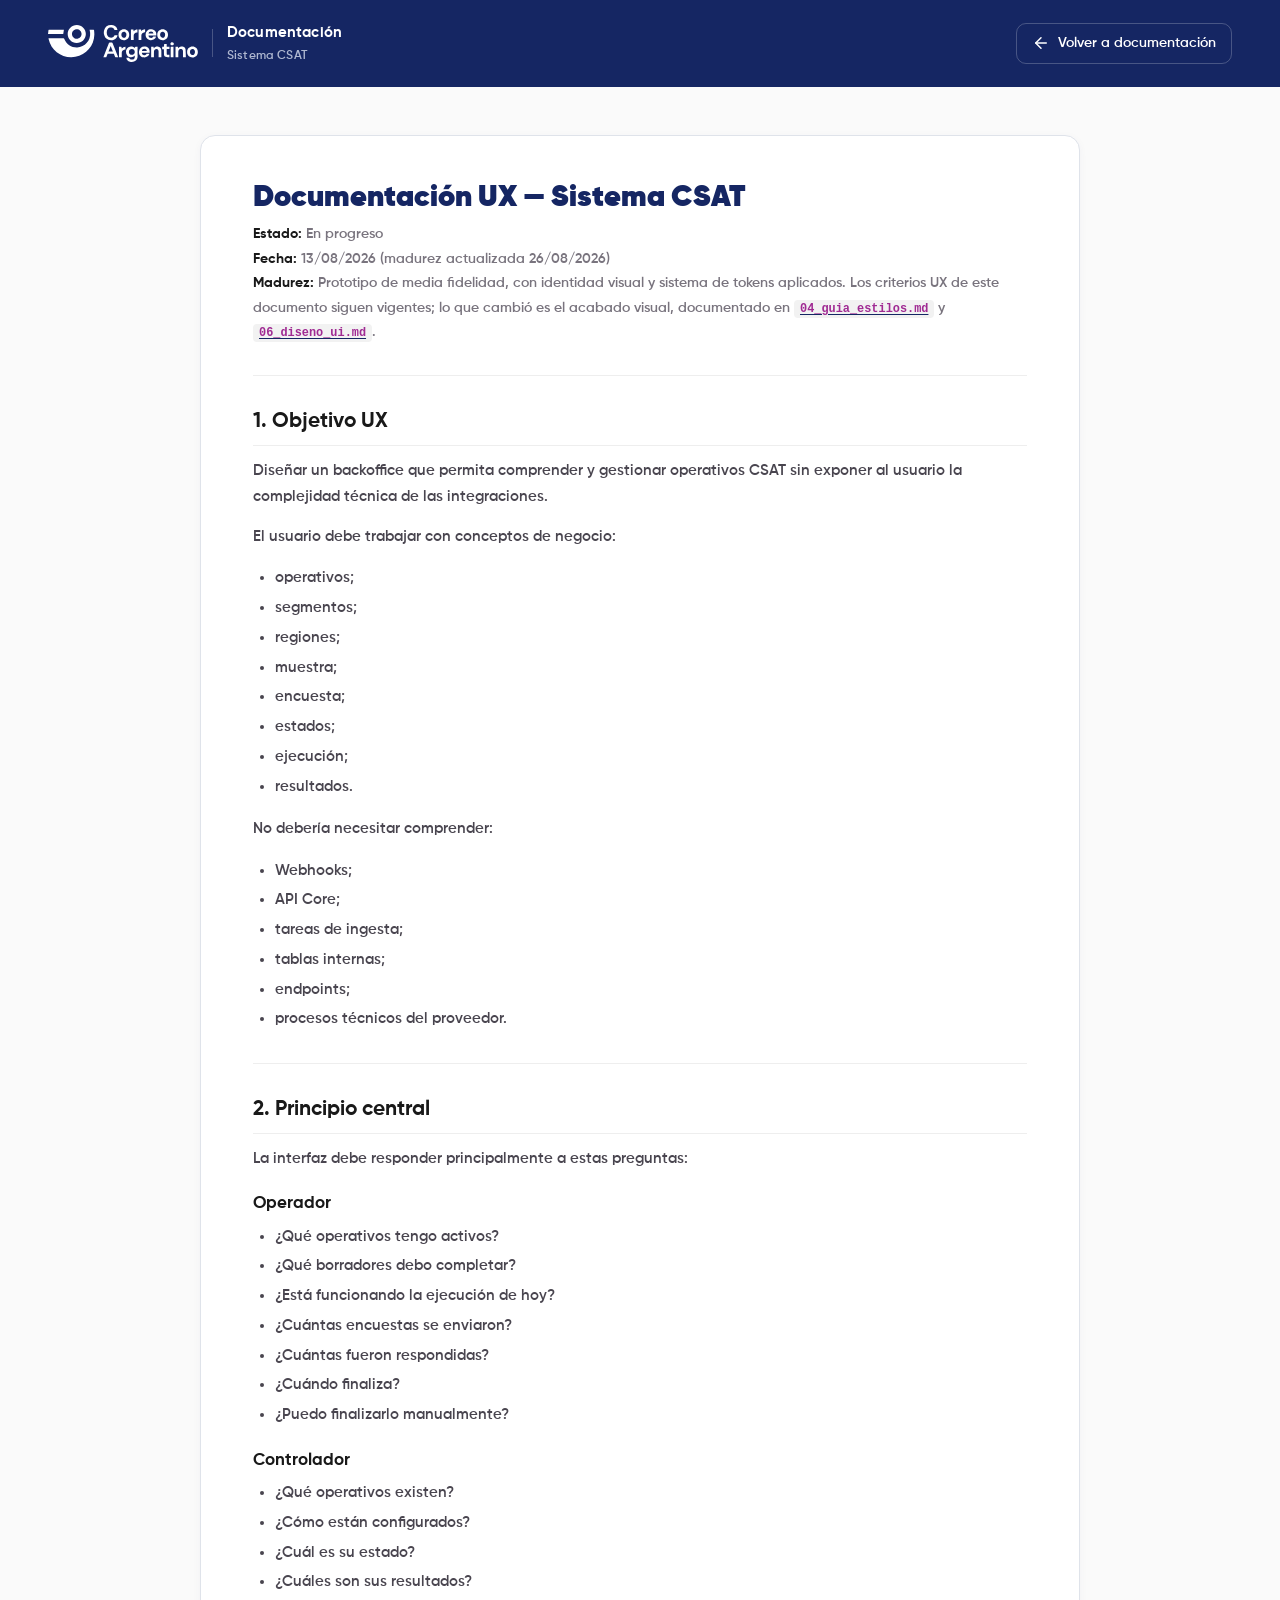
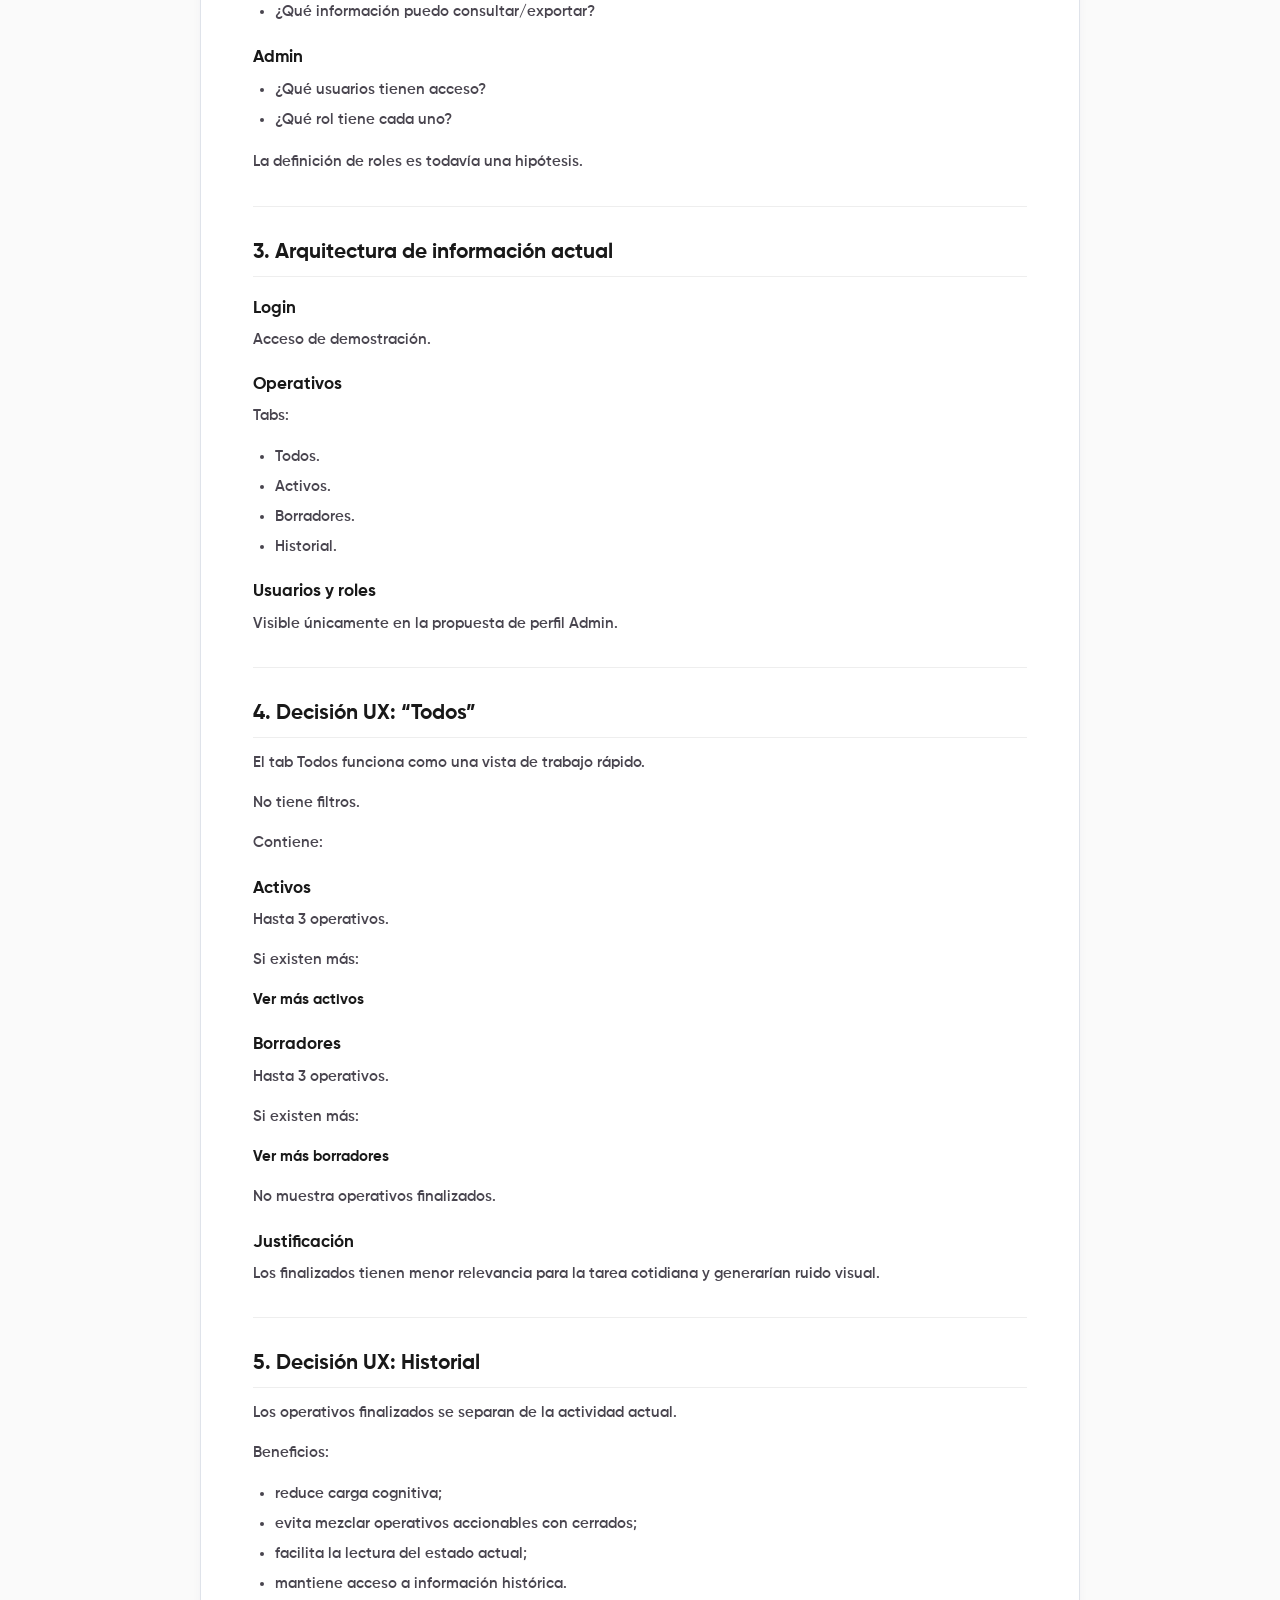
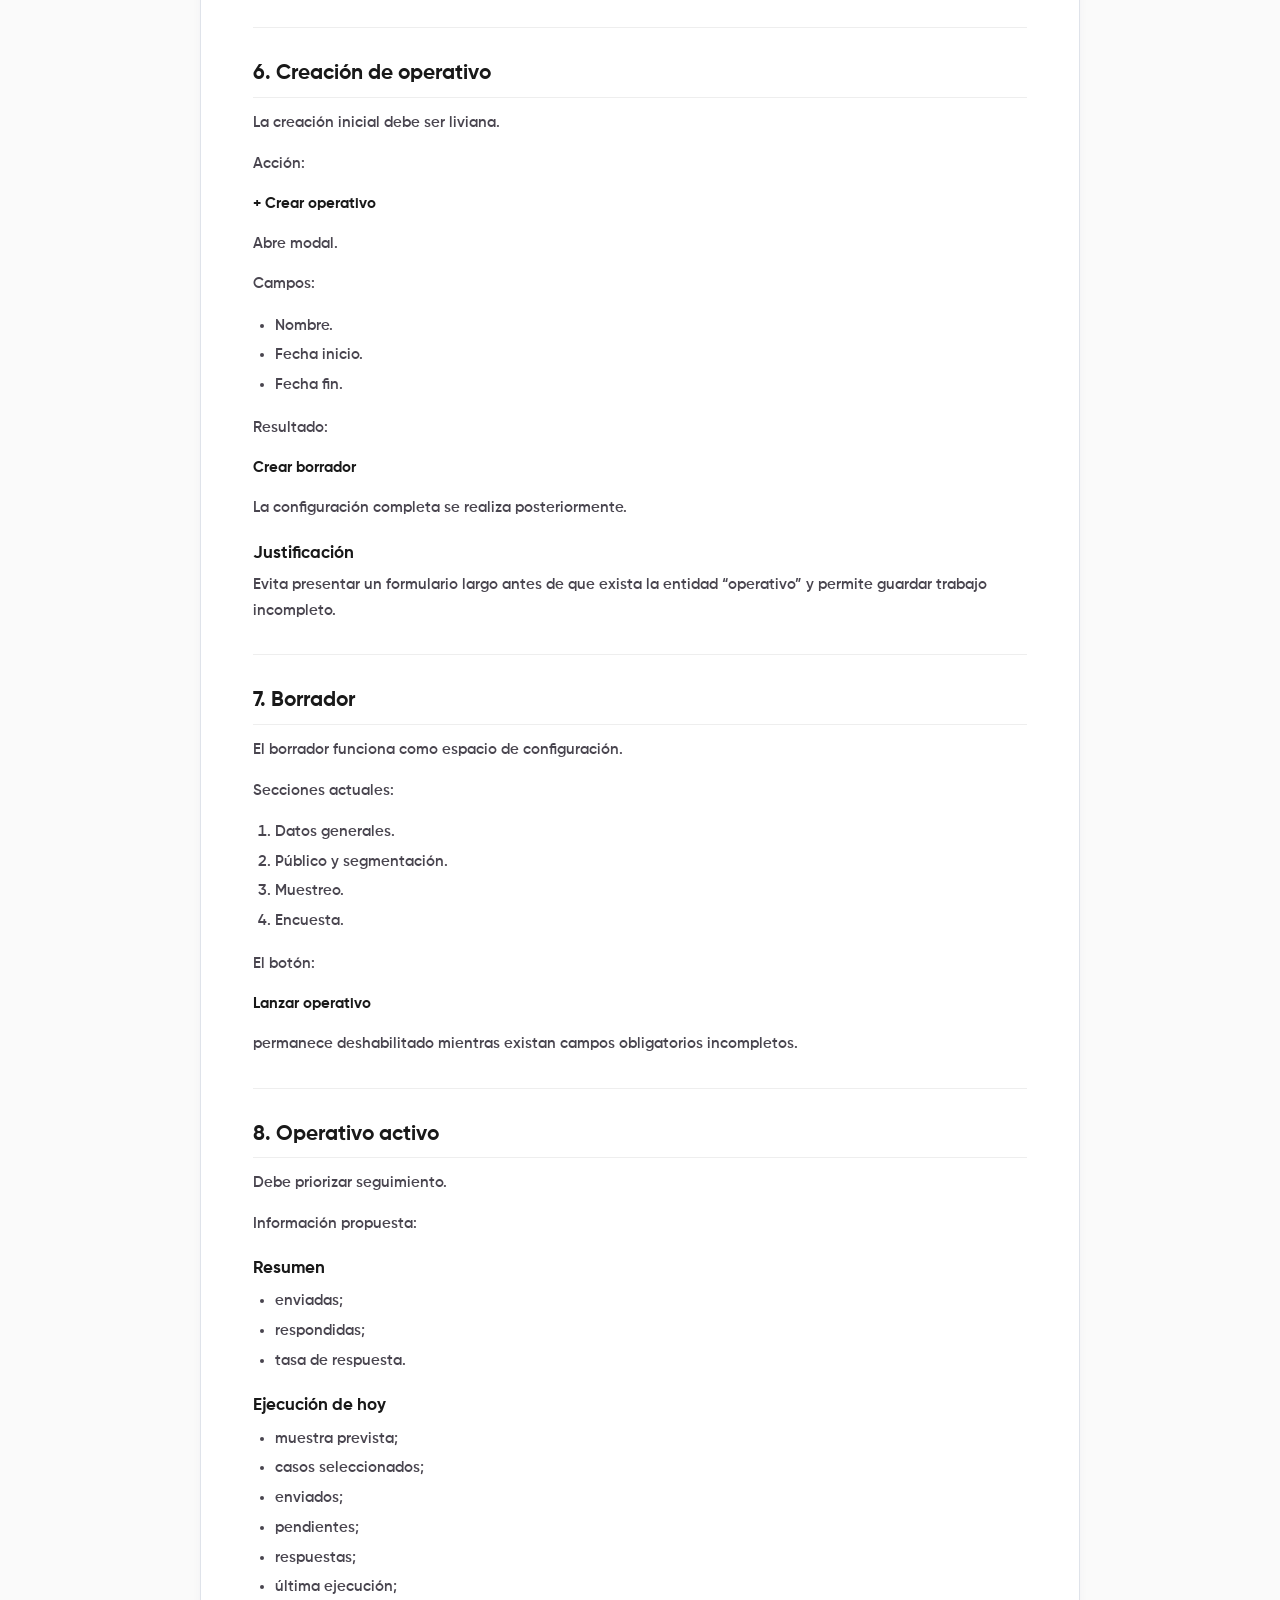
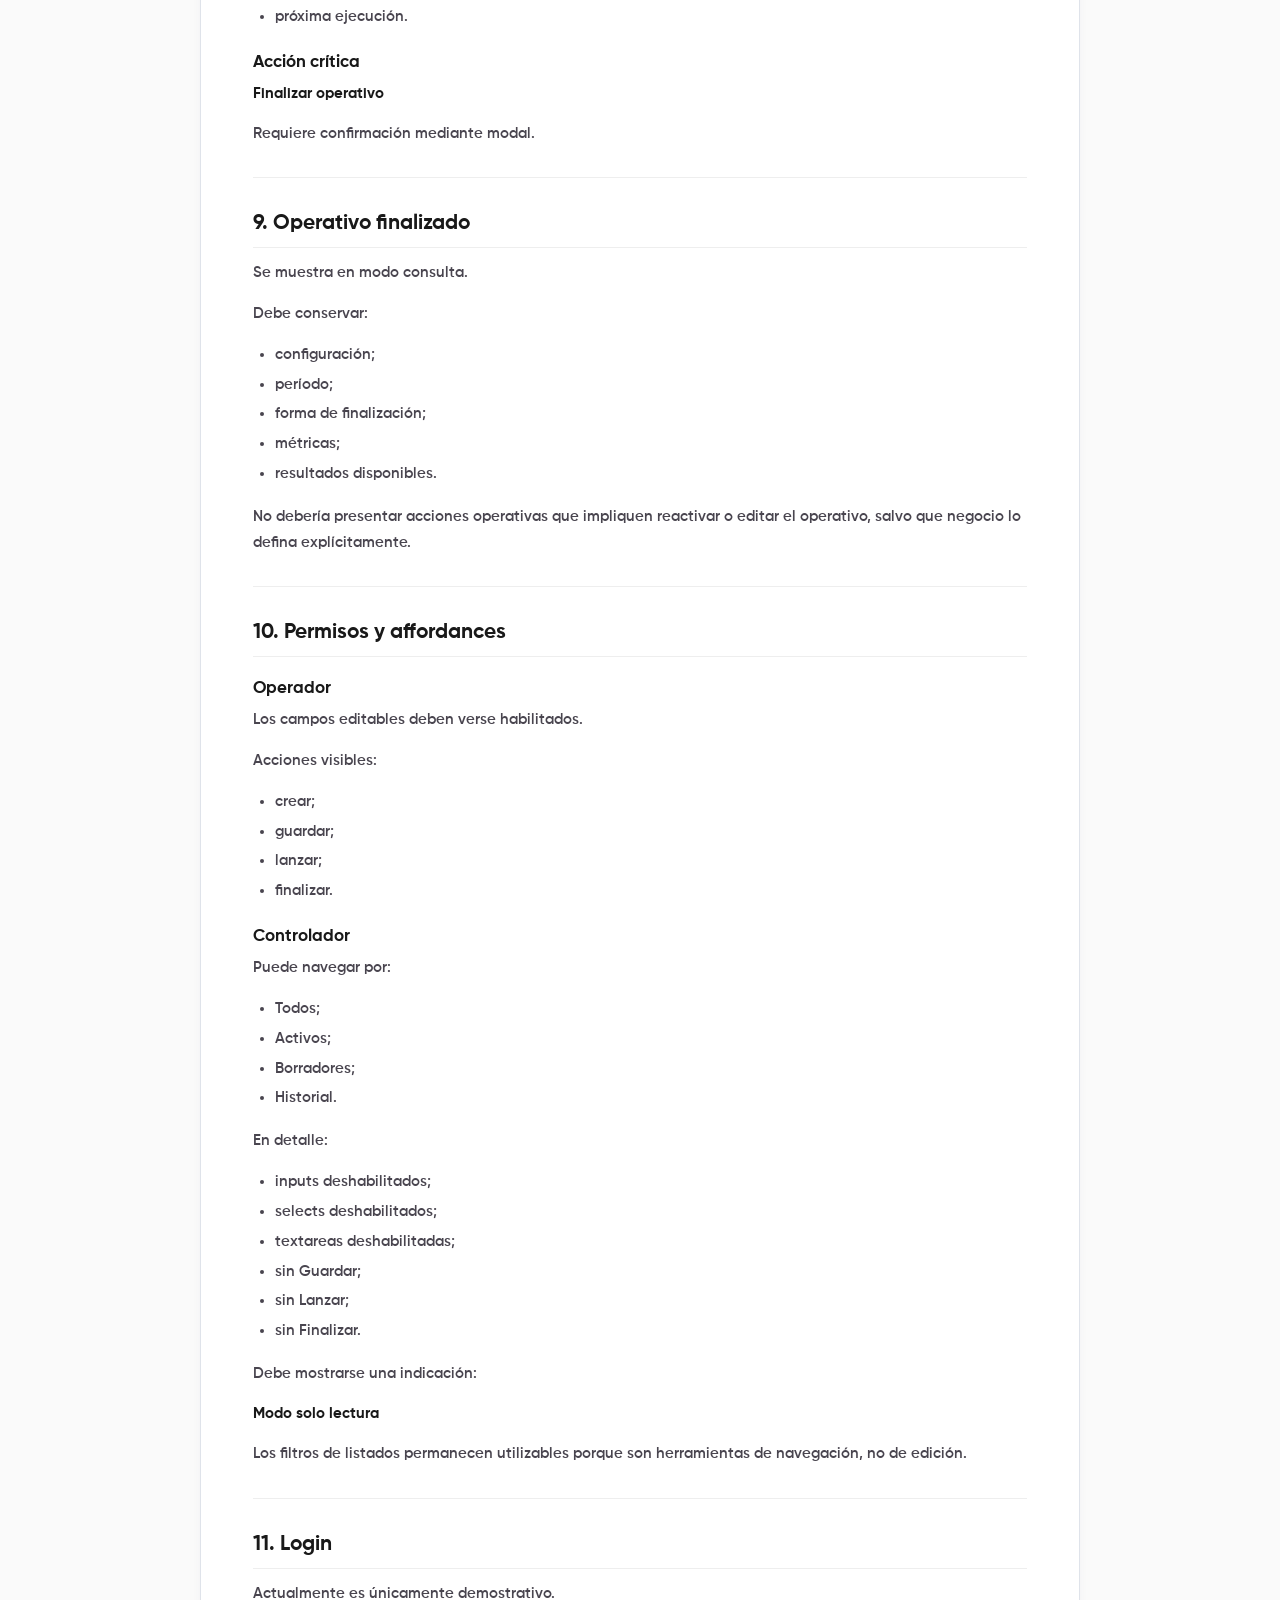
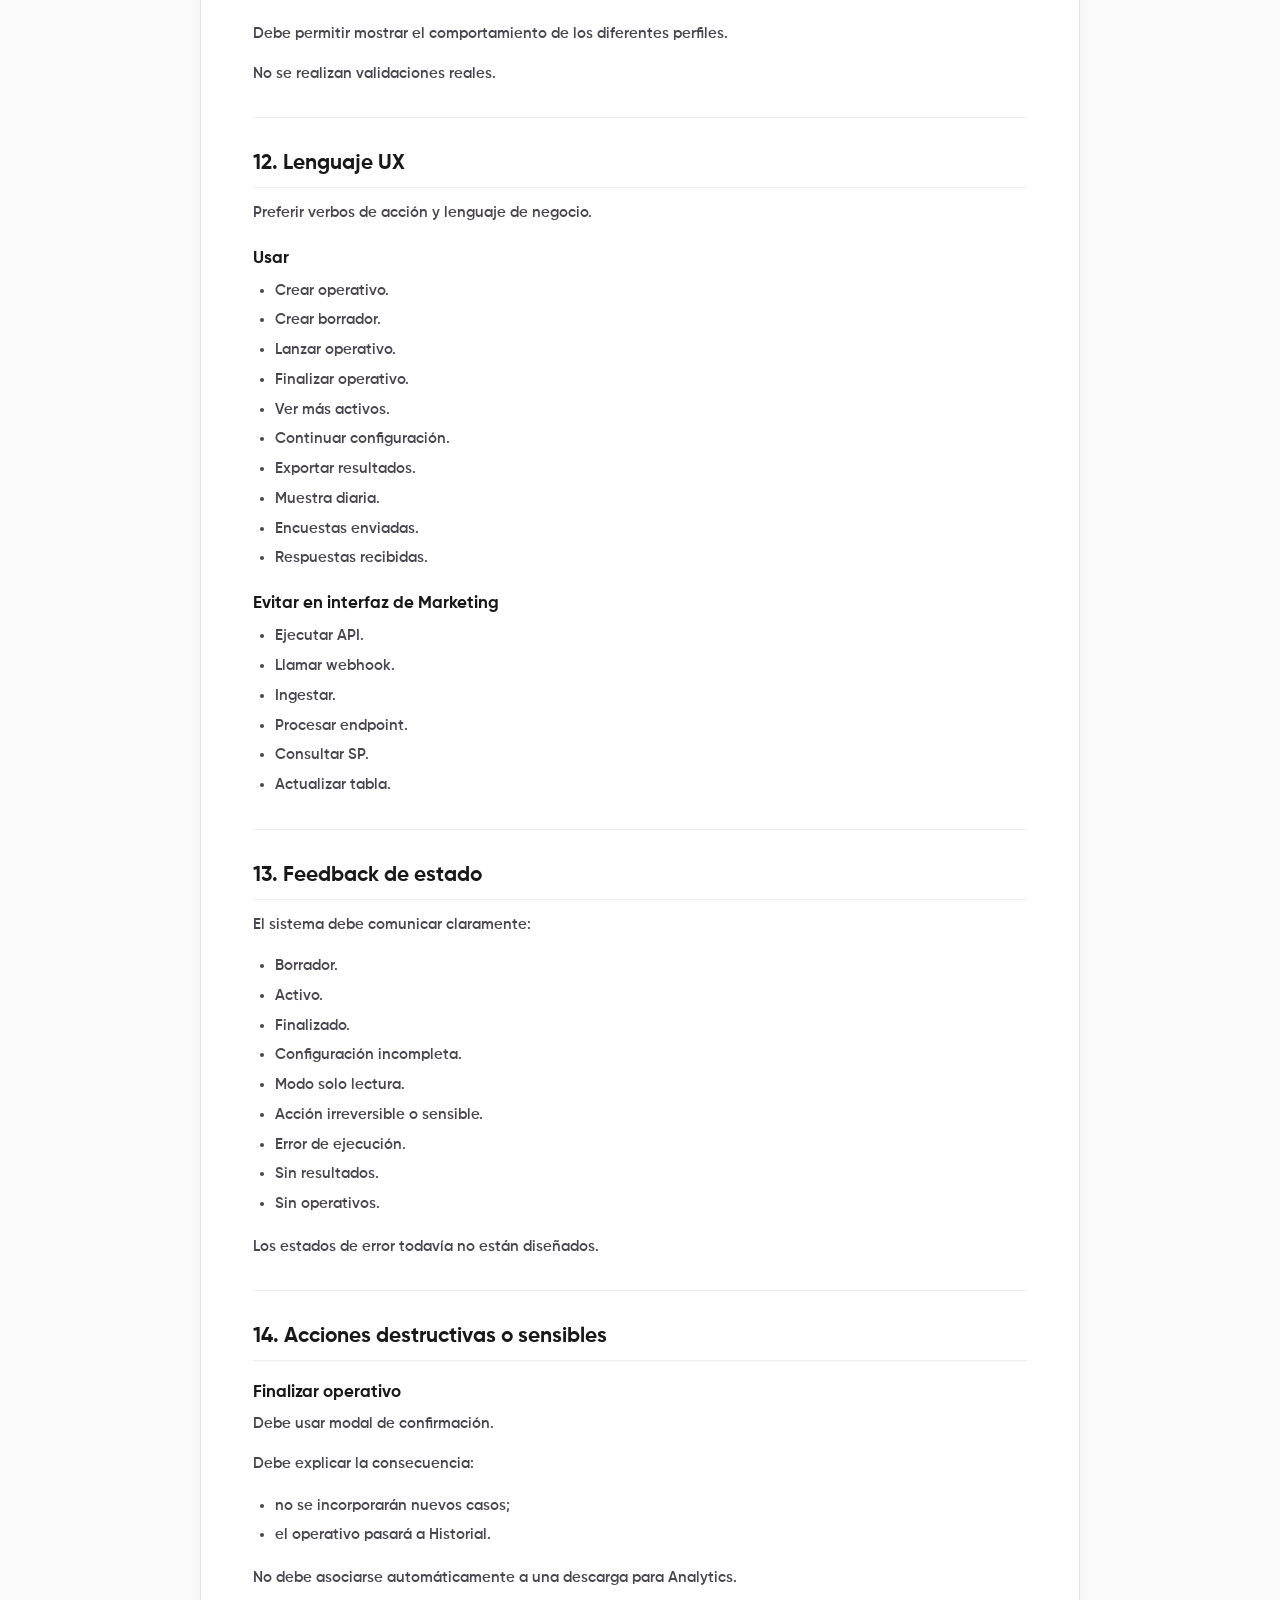
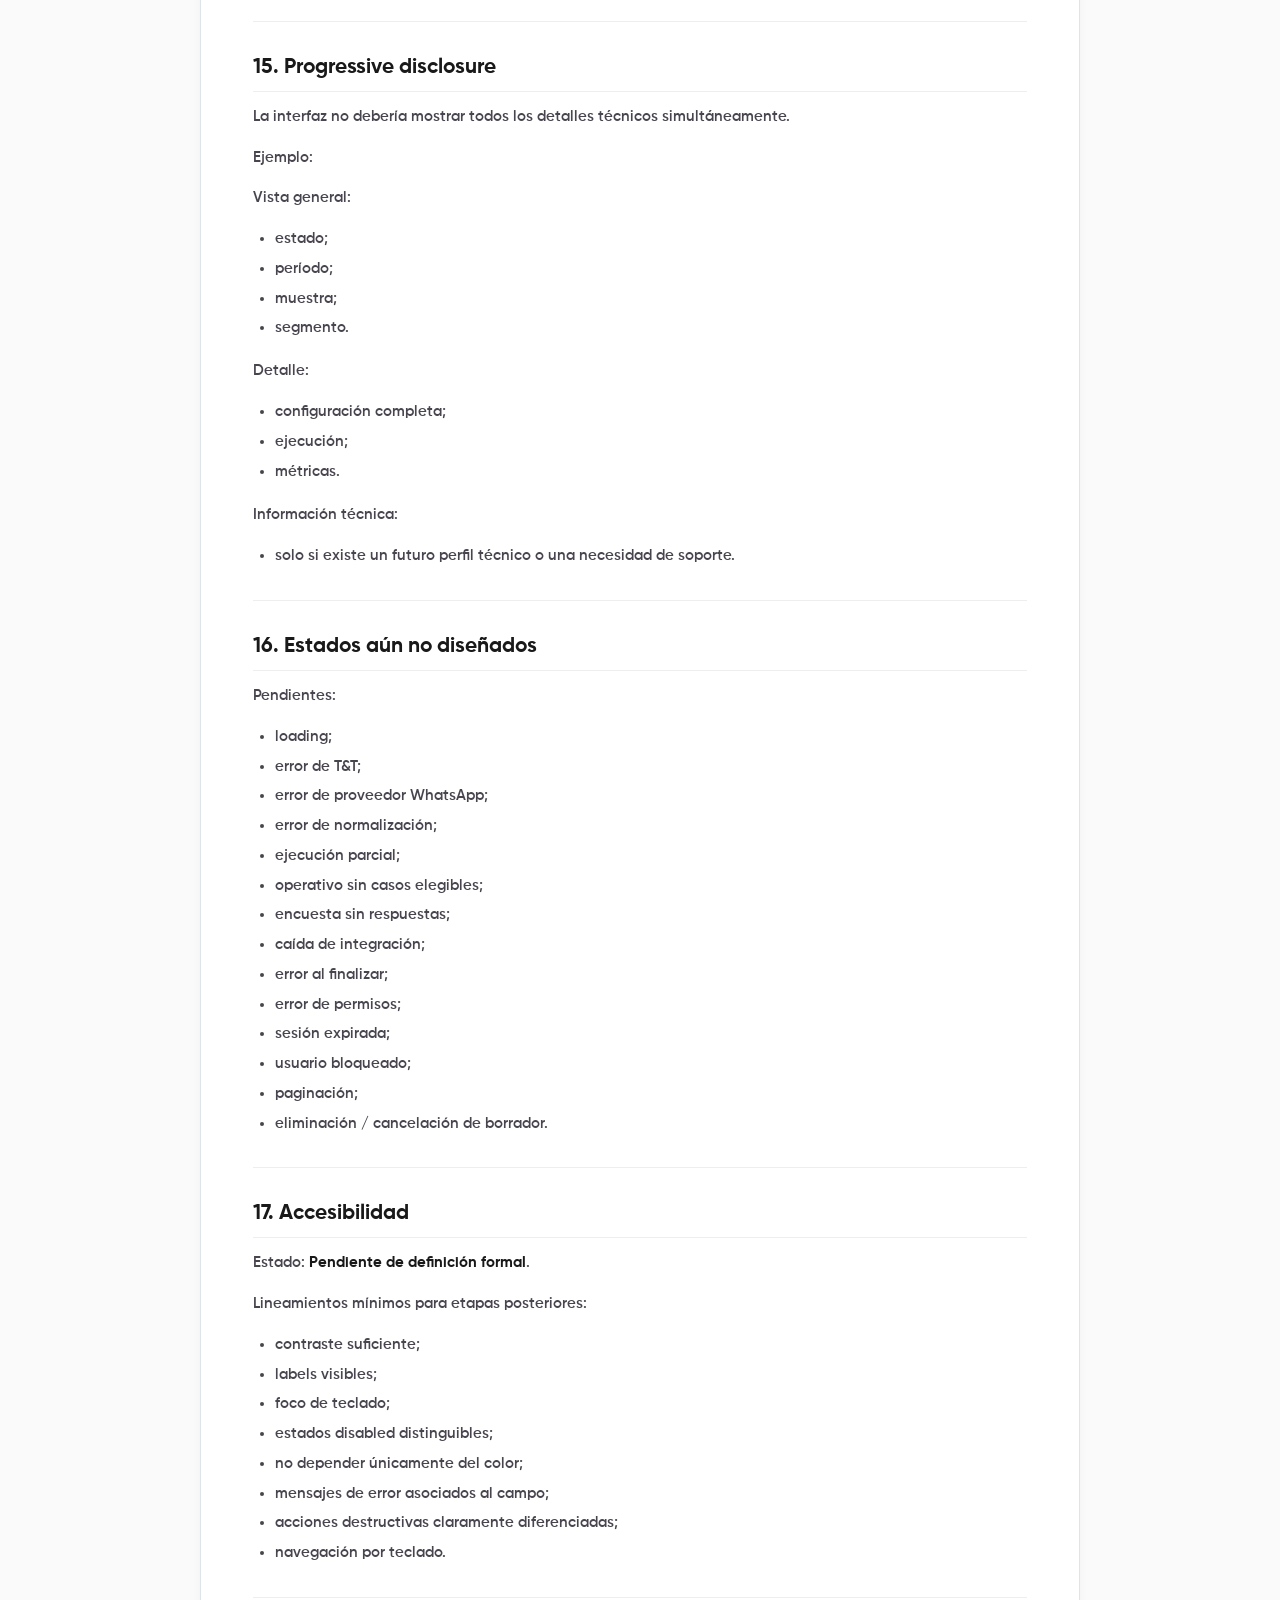
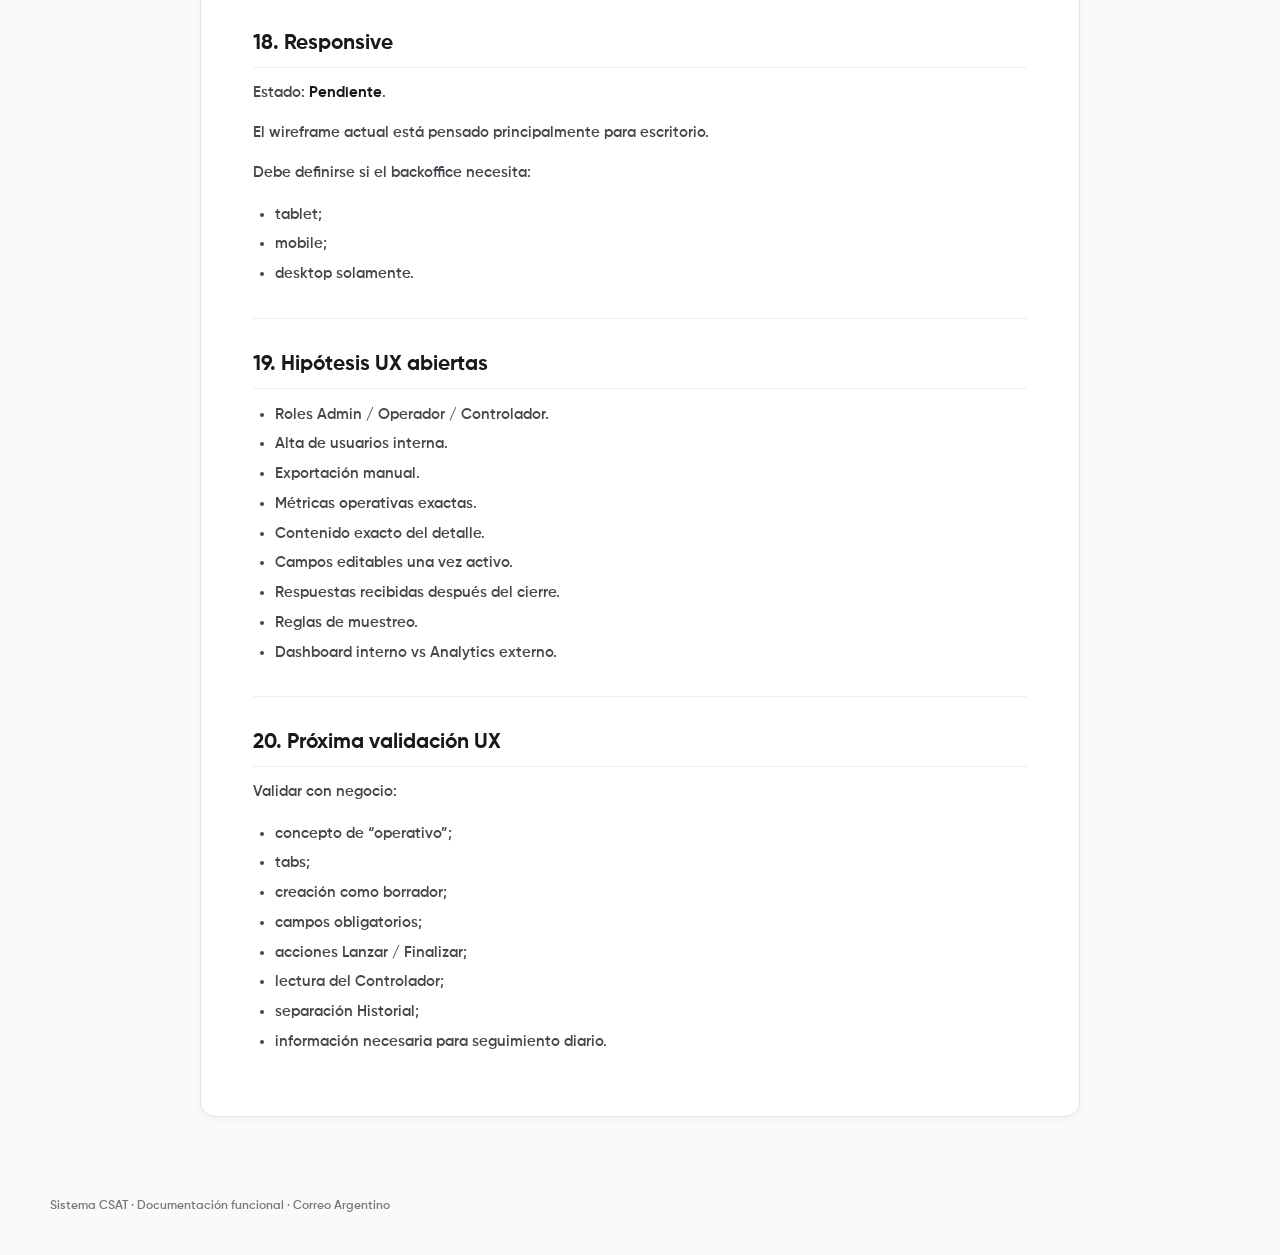
<file: hub/docs/03_ux.html>
<!DOCTYPE html>
<html lang="es">
<head>
<meta charset="UTF-8" />
<meta name="viewport" content="width=device-width, initial-scale=1.0" />
<title>Documentación UX — Sistema CSAT · Documentación CSAT</title>
<link rel="stylesheet" href="../../prototype/styles/tokens.css" />
<link rel="stylesheet" href="../../prototype/styles/global.css" />
<link rel="stylesheet" href="../hub.css" />
<link rel="stylesheet" href="../doc.css" />
</head>
<body class="hub-body">

  <header class="hub-header">
    <div class="hub-header__brand">
      <img src="../../assets/logo correo argentino.svg" alt="Correo Argentino" />
      <div class="hub-header__divider"></div>
      <div class="hub-header__title">Documentación<small>Sistema CSAT</small></div>
    </div>
    <a class="hub-header__back" href="../documentacion.html">
      <svg class="lucide-icon" xmlns="http://www.w3.org/2000/svg" viewBox="0 0 24 24" fill="none" stroke="currentColor" stroke-width="2" stroke-linecap="round" stroke-linejoin="round"><path d="M5 12h14"/><path d="m12 5 7 7-7 7"/></svg>
      Volver a documentación
    </a>
  </header>

  <main class="hub-main doc-main">
    <article class="hub-panel doc-article">
<h1>Documentación UX — Sistema CSAT</h1><p><strong>Estado:</strong> En progreso  <br/><strong>Fecha:</strong> 13/08/2026 (madurez actualizada 26/08/2026)  <br/><strong>Madurez:</strong> Prototipo de media fidelidad, con identidad visual y sistema de tokens aplicados. Los criterios UX de este documento siguen vigentes; lo que cambió es el acabado visual, documentado en <a href="04_guia_estilos.md"><code>04_guia_estilos.md</code></a> y <a href="06_diseno_ui.md"><code>06_diseno_ui.md</code></a>.</p><hr/><h2>1. Objetivo UX</h2><p>Diseñar un backoffice que permita comprender y gestionar operativos CSAT sin exponer al usuario la complejidad técnica de las integraciones.</p><p>El usuario debe trabajar con conceptos de negocio:</p><ul><li>operativos;</li><li>segmentos;</li><li>regiones;</li><li>muestra;</li><li>encuesta;</li><li>estados;</li><li>ejecución;</li><li>resultados.</li></ul><p>No debería necesitar comprender:</p><ul><li>Webhooks;</li><li>API Core;</li><li>tareas de ingesta;</li><li>tablas internas;</li><li>endpoints;</li><li>procesos técnicos del proveedor.</li></ul><hr/><h2>2. Principio central</h2><p>La interfaz debe responder principalmente a estas preguntas:</p><h3>Operador</h3><ul><li>¿Qué operativos tengo activos?</li><li>¿Qué borradores debo completar?</li><li>¿Está funcionando la ejecución de hoy?</li><li>¿Cuántas encuestas se enviaron?</li><li>¿Cuántas fueron respondidas?</li><li>¿Cuándo finaliza?</li><li>¿Puedo finalizarlo manualmente?</li></ul><h3>Controlador</h3><ul><li>¿Qué operativos existen?</li><li>¿Cómo están configurados?</li><li>¿Cuál es su estado?</li><li>¿Cuáles son sus resultados?</li><li>¿Qué información puedo consultar/exportar?</li></ul><h3>Admin</h3><ul><li>¿Qué usuarios tienen acceso?</li><li>¿Qué rol tiene cada uno?</li></ul><p>La definición de roles es todavía una hipótesis.</p><hr/><h2>3. Arquitectura de información actual</h2><h3>Login</h3><p>Acceso de demostración.</p><h3>Operativos</h3><p>Tabs:</p><ul><li>Todos.</li><li>Activos.</li><li>Borradores.</li><li>Historial.</li></ul><h3>Usuarios y roles</h3><p>Visible únicamente en la propuesta de perfil Admin.</p><hr/><h2>4. Decisión UX: “Todos”</h2><p>El tab Todos funciona como una vista de trabajo rápido.</p><p>No tiene filtros.</p><p>Contiene:</p><h3>Activos</h3><p>Hasta 3 operativos.</p><p>Si existen más:</p><p><strong>Ver más activos</strong></p><h3>Borradores</h3><p>Hasta 3 operativos.</p><p>Si existen más:</p><p><strong>Ver más borradores</strong></p><p>No muestra operativos finalizados.</p><h3>Justificación</h3><p>Los finalizados tienen menor relevancia para la tarea cotidiana y generarían ruido visual.</p><hr/><h2>5. Decisión UX: Historial</h2><p>Los operativos finalizados se separan de la actividad actual.</p><p>Beneficios:</p><ul><li>reduce carga cognitiva;</li><li>evita mezclar operativos accionables con cerrados;</li><li>facilita la lectura del estado actual;</li><li>mantiene acceso a información histórica.</li></ul><hr/><h2>6. Creación de operativo</h2><p>La creación inicial debe ser liviana.</p><p>Acción:</p><p><strong>+ Crear operativo</strong></p><p>Abre modal.</p><p>Campos:</p><ul><li>Nombre.</li><li>Fecha inicio.</li><li>Fecha fin.</li></ul><p>Resultado:</p><p><strong>Crear borrador</strong></p><p>La configuración completa se realiza posteriormente.</p><h3>Justificación</h3><p>Evita presentar un formulario largo antes de que exista la entidad “operativo” y permite guardar trabajo incompleto.</p><hr/><h2>7. Borrador</h2><p>El borrador funciona como espacio de configuración.</p><p>Secciones actuales:</p><ol><li>Datos generales.</li><li>Público y segmentación.</li><li>Muestreo.</li><li>Encuesta.</li></ol><p>El botón:</p><p><strong>Lanzar operativo</strong></p><p>permanece deshabilitado mientras existan campos obligatorios incompletos.</p><hr/><h2>8. Operativo activo</h2><p>Debe priorizar seguimiento.</p><p>Información propuesta:</p><h3>Resumen</h3><ul><li>enviadas;</li><li>respondidas;</li><li>tasa de respuesta.</li></ul><h3>Ejecución de hoy</h3><ul><li>muestra prevista;</li><li>casos seleccionados;</li><li>enviados;</li><li>pendientes;</li><li>respuestas;</li><li>última ejecución;</li><li>próxima ejecución.</li></ul><h3>Acción crítica</h3><p><strong>Finalizar operativo</strong></p><p>Requiere confirmación mediante modal.</p><hr/><h2>9. Operativo finalizado</h2><p>Se muestra en modo consulta.</p><p>Debe conservar:</p><ul><li>configuración;</li><li>período;</li><li>forma de finalización;</li><li>métricas;</li><li>resultados disponibles.</li></ul><p>No debería presentar acciones operativas que impliquen reactivar o editar el operativo, salvo que negocio lo defina explícitamente.</p><hr/><h2>10. Permisos y affordances</h2><h3>Operador</h3><p>Los campos editables deben verse habilitados.</p><p>Acciones visibles:</p><ul><li>crear;</li><li>guardar;</li><li>lanzar;</li><li>finalizar.</li></ul><h3>Controlador</h3><p>Puede navegar por:</p><ul><li>Todos;</li><li>Activos;</li><li>Borradores;</li><li>Historial.</li></ul><p>En detalle:</p><ul><li>inputs deshabilitados;</li><li>selects deshabilitados;</li><li>textareas deshabilitadas;</li><li>sin Guardar;</li><li>sin Lanzar;</li><li>sin Finalizar.</li></ul><p>Debe mostrarse una indicación:</p><p><strong>Modo solo lectura</strong></p><p>Los filtros de listados permanecen utilizables porque son herramientas de navegación, no de edición.</p><hr/><h2>11. Login</h2><p>Actualmente es únicamente demostrativo.</p><p>Debe permitir mostrar el comportamiento de los diferentes perfiles.</p><p>No se realizan validaciones reales.</p><hr/><h2>12. Lenguaje UX</h2><p>Preferir verbos de acción y lenguaje de negocio.</p><h3>Usar</h3><ul><li>Crear operativo.</li><li>Crear borrador.</li><li>Lanzar operativo.</li><li>Finalizar operativo.</li><li>Ver más activos.</li><li>Continuar configuración.</li><li>Exportar resultados.</li><li>Muestra diaria.</li><li>Encuestas enviadas.</li><li>Respuestas recibidas.</li></ul><h3>Evitar en interfaz de Marketing</h3><ul><li>Ejecutar API.</li><li>Llamar webhook.</li><li>Ingestar.</li><li>Procesar endpoint.</li><li>Consultar SP.</li><li>Actualizar tabla.</li></ul><hr/><h2>13. Feedback de estado</h2><p>El sistema debe comunicar claramente:</p><ul><li>Borrador.</li><li>Activo.</li><li>Finalizado.</li><li>Configuración incompleta.</li><li>Modo solo lectura.</li><li>Acción irreversible o sensible.</li><li>Error de ejecución.</li><li>Sin resultados.</li><li>Sin operativos.</li></ul><p>Los estados de error todavía no están diseñados.</p><hr/><h2>14. Acciones destructivas o sensibles</h2><h3>Finalizar operativo</h3><p>Debe usar modal de confirmación.</p><p>Debe explicar la consecuencia:</p><ul><li>no se incorporarán nuevos casos;</li><li>el operativo pasará a Historial.</li></ul><p>No debe asociarse automáticamente a una descarga para Analytics.</p><hr/><h2>15. Progressive disclosure</h2><p>La interfaz no debería mostrar todos los detalles técnicos simultáneamente.</p><p>Ejemplo:</p><p>Vista general:</p><ul><li>estado;</li><li>período;</li><li>muestra;</li><li>segmento.</li></ul><p>Detalle:</p><ul><li>configuración completa;</li><li>ejecución;</li><li>métricas.</li></ul><p>Información técnica:</p><ul><li>solo si existe un futuro perfil técnico o una necesidad de soporte.</li></ul><hr/><h2>16. Estados aún no diseñados</h2><p>Pendientes:</p><ul><li>loading;</li><li>error de T&amp;T;</li><li>error de proveedor WhatsApp;</li><li>error de normalización;</li><li>ejecución parcial;</li><li>operativo sin casos elegibles;</li><li>encuesta sin respuestas;</li><li>caída de integración;</li><li>error al finalizar;</li><li>error de permisos;</li><li>sesión expirada;</li><li>usuario bloqueado;</li><li>paginación;</li><li>eliminación / cancelación de borrador.</li></ul><hr/><h2>17. Accesibilidad</h2><p>Estado: <strong>Pendiente de definición formal</strong>.</p><p>Lineamientos mínimos para etapas posteriores:</p><ul><li>contraste suficiente;</li><li>labels visibles;</li><li>foco de teclado;</li><li>estados disabled distinguibles;</li><li>no depender únicamente del color;</li><li>mensajes de error asociados al campo;</li><li>acciones destructivas claramente diferenciadas;</li><li>navegación por teclado.</li></ul><hr/><h2>18. Responsive</h2><p>Estado: <strong>Pendiente</strong>.</p><p>El wireframe actual está pensado principalmente para escritorio.</p><p>Debe definirse si el backoffice necesita:</p><ul><li>tablet;</li><li>mobile;</li><li>desktop solamente.</li></ul><hr/><h2>19. Hipótesis UX abiertas</h2><ul><li>Roles Admin / Operador / Controlador.</li><li>Alta de usuarios interna.</li><li>Exportación manual.</li><li>Métricas operativas exactas.</li><li>Contenido exacto del detalle.</li><li>Campos editables una vez activo.</li><li>Respuestas recibidas después del cierre.</li><li>Reglas de muestreo.</li><li>Dashboard interno vs Analytics externo.</li></ul><hr/><h2>20. Próxima validación UX</h2><p>Validar con negocio:</p><ul><li>concepto de “operativo”;</li><li>tabs;</li><li>creación como borrador;</li><li>campos obligatorios;</li><li>acciones Lanzar / Finalizar;</li><li>lectura del Controlador;</li><li>separación Historial;</li><li>información necesaria para seguimiento diario.</li></ul>
    </article>
  </main>

  <footer class="hub-footer">Sistema CSAT · Documentación funcional · Correo Argentino</footer>

</body>
</html>
</file>
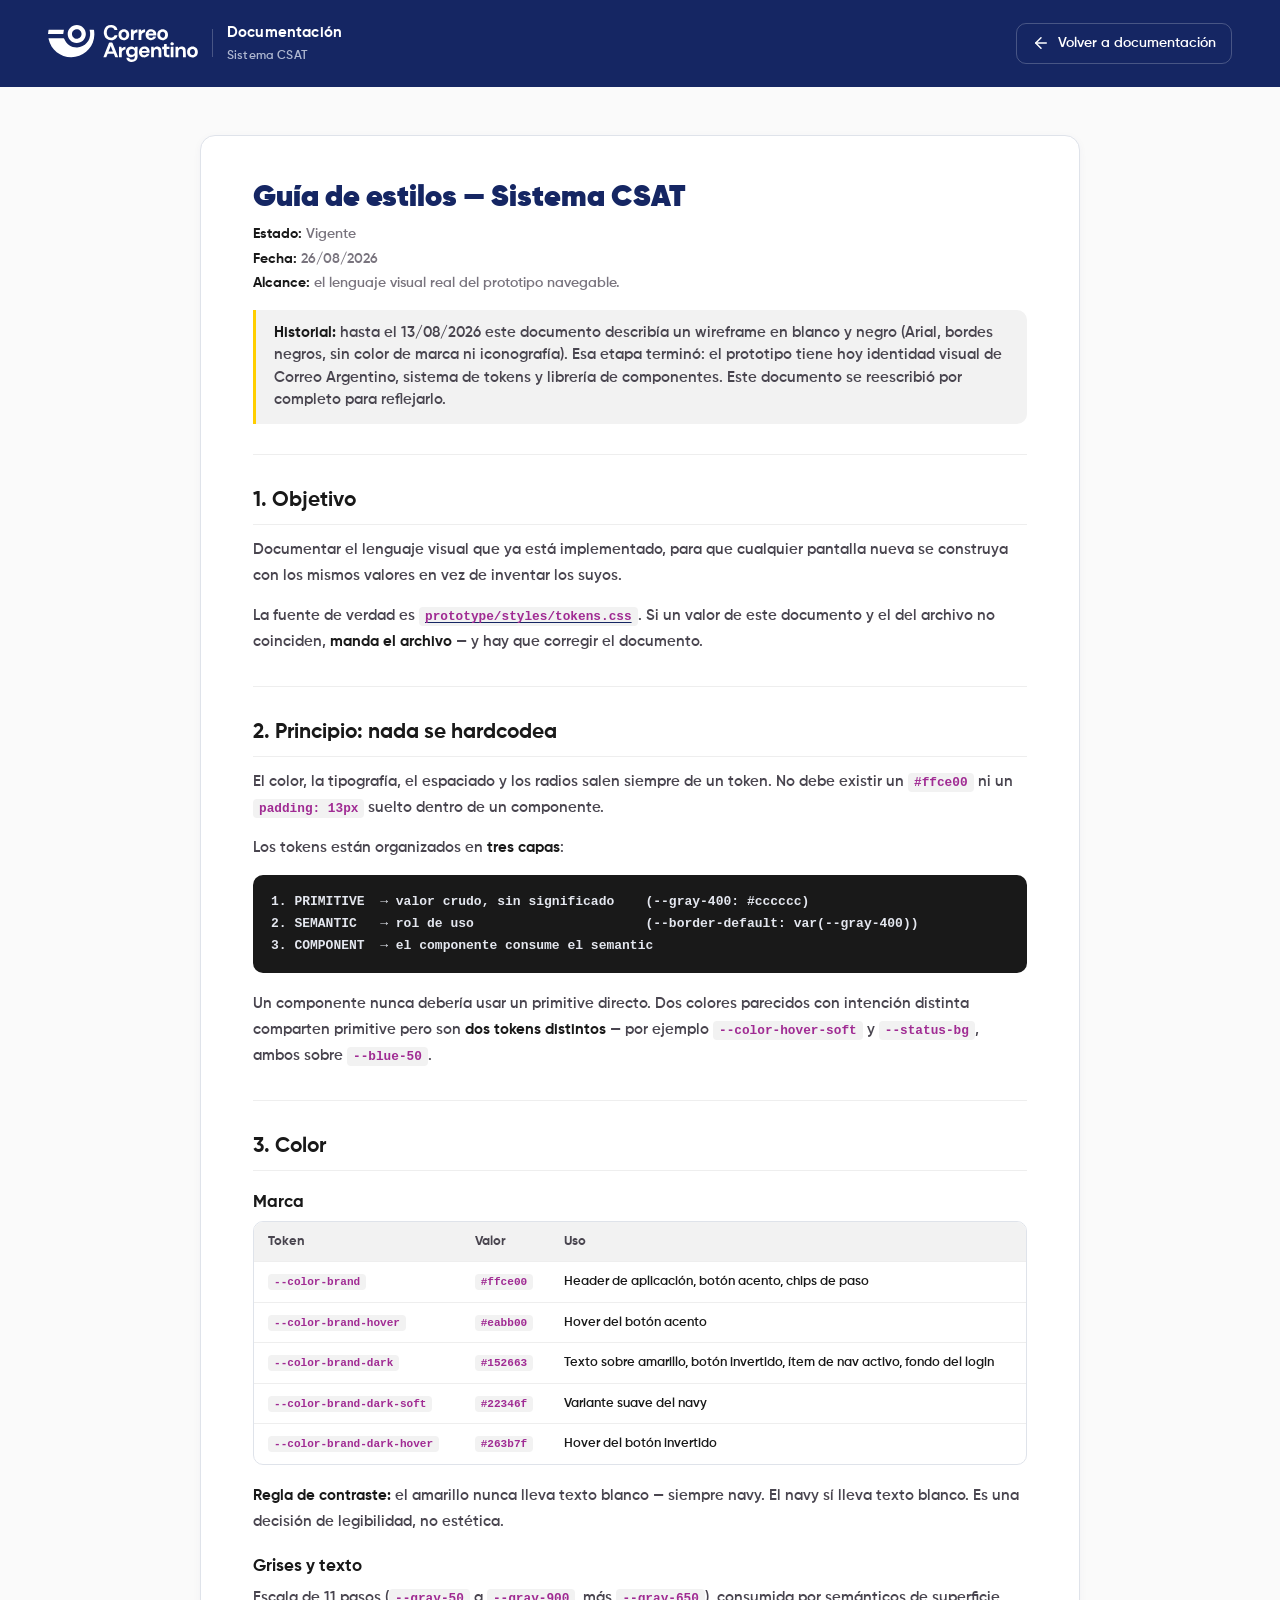
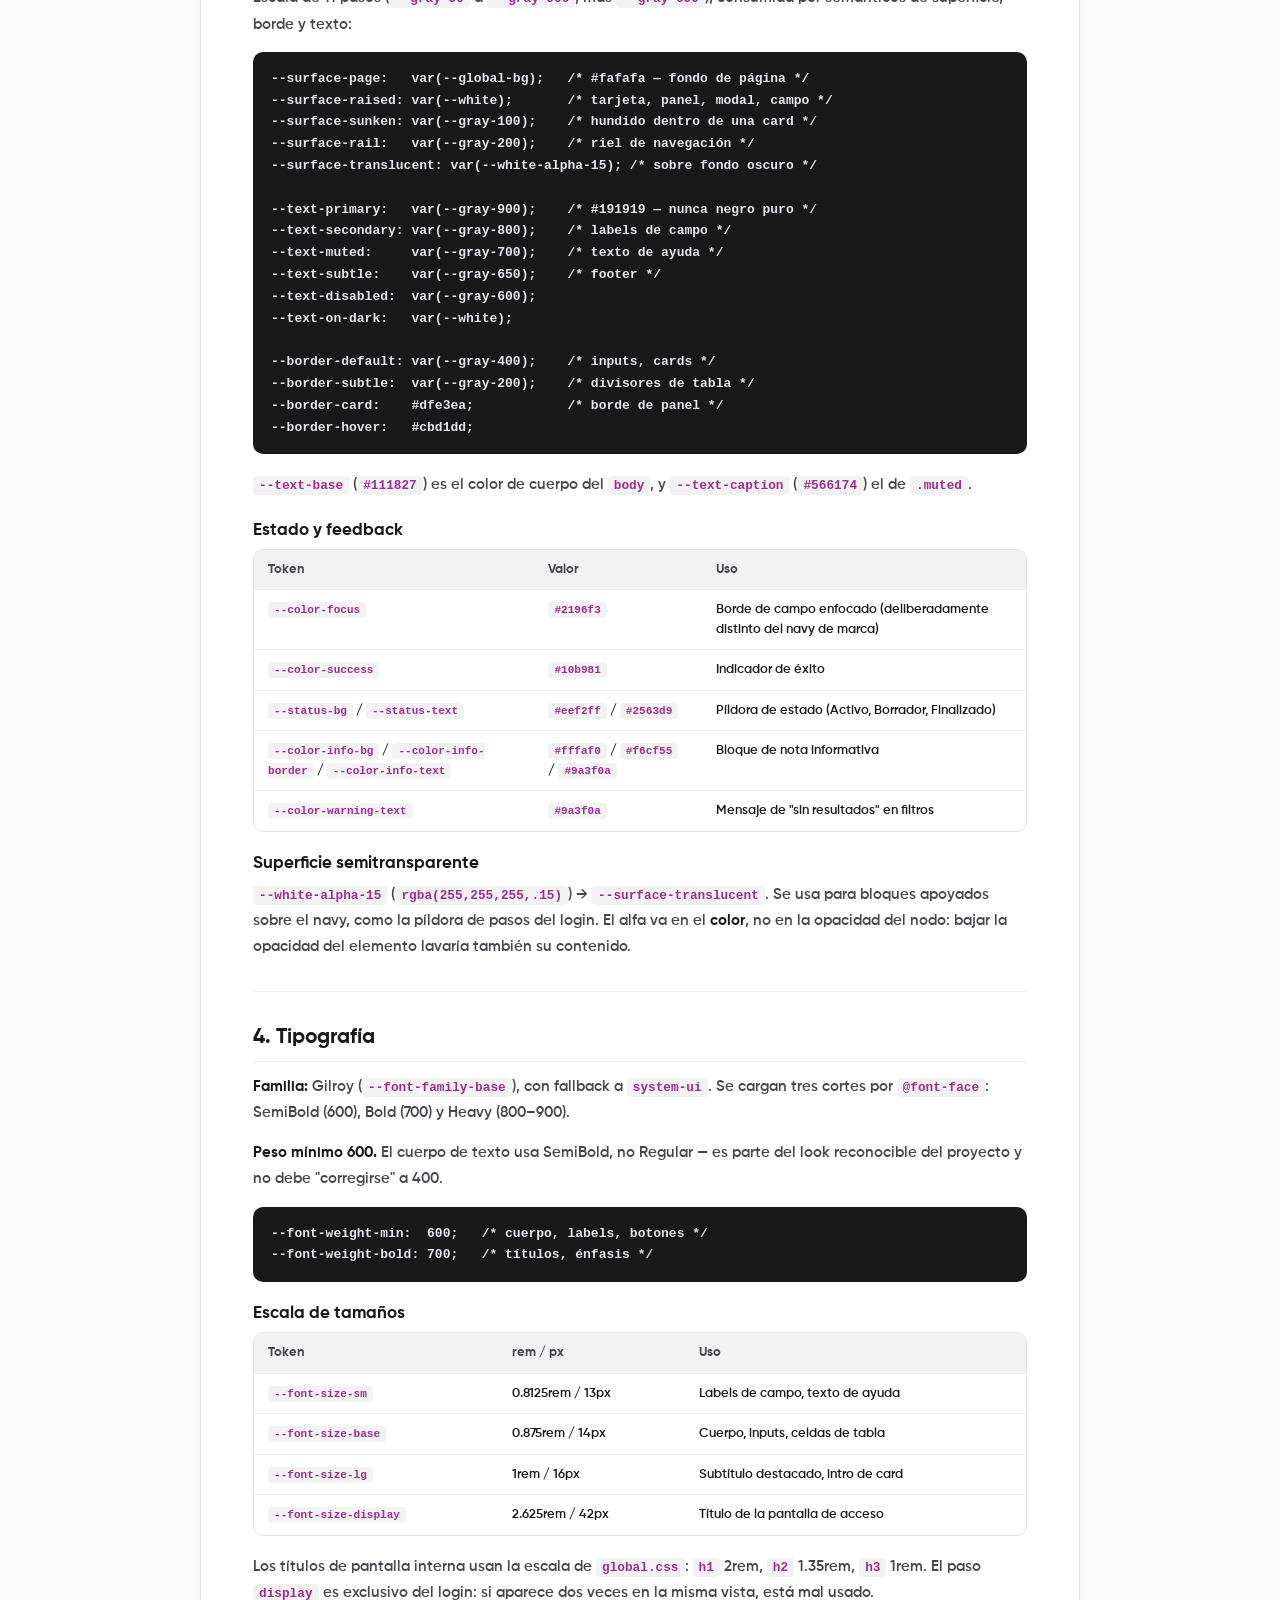
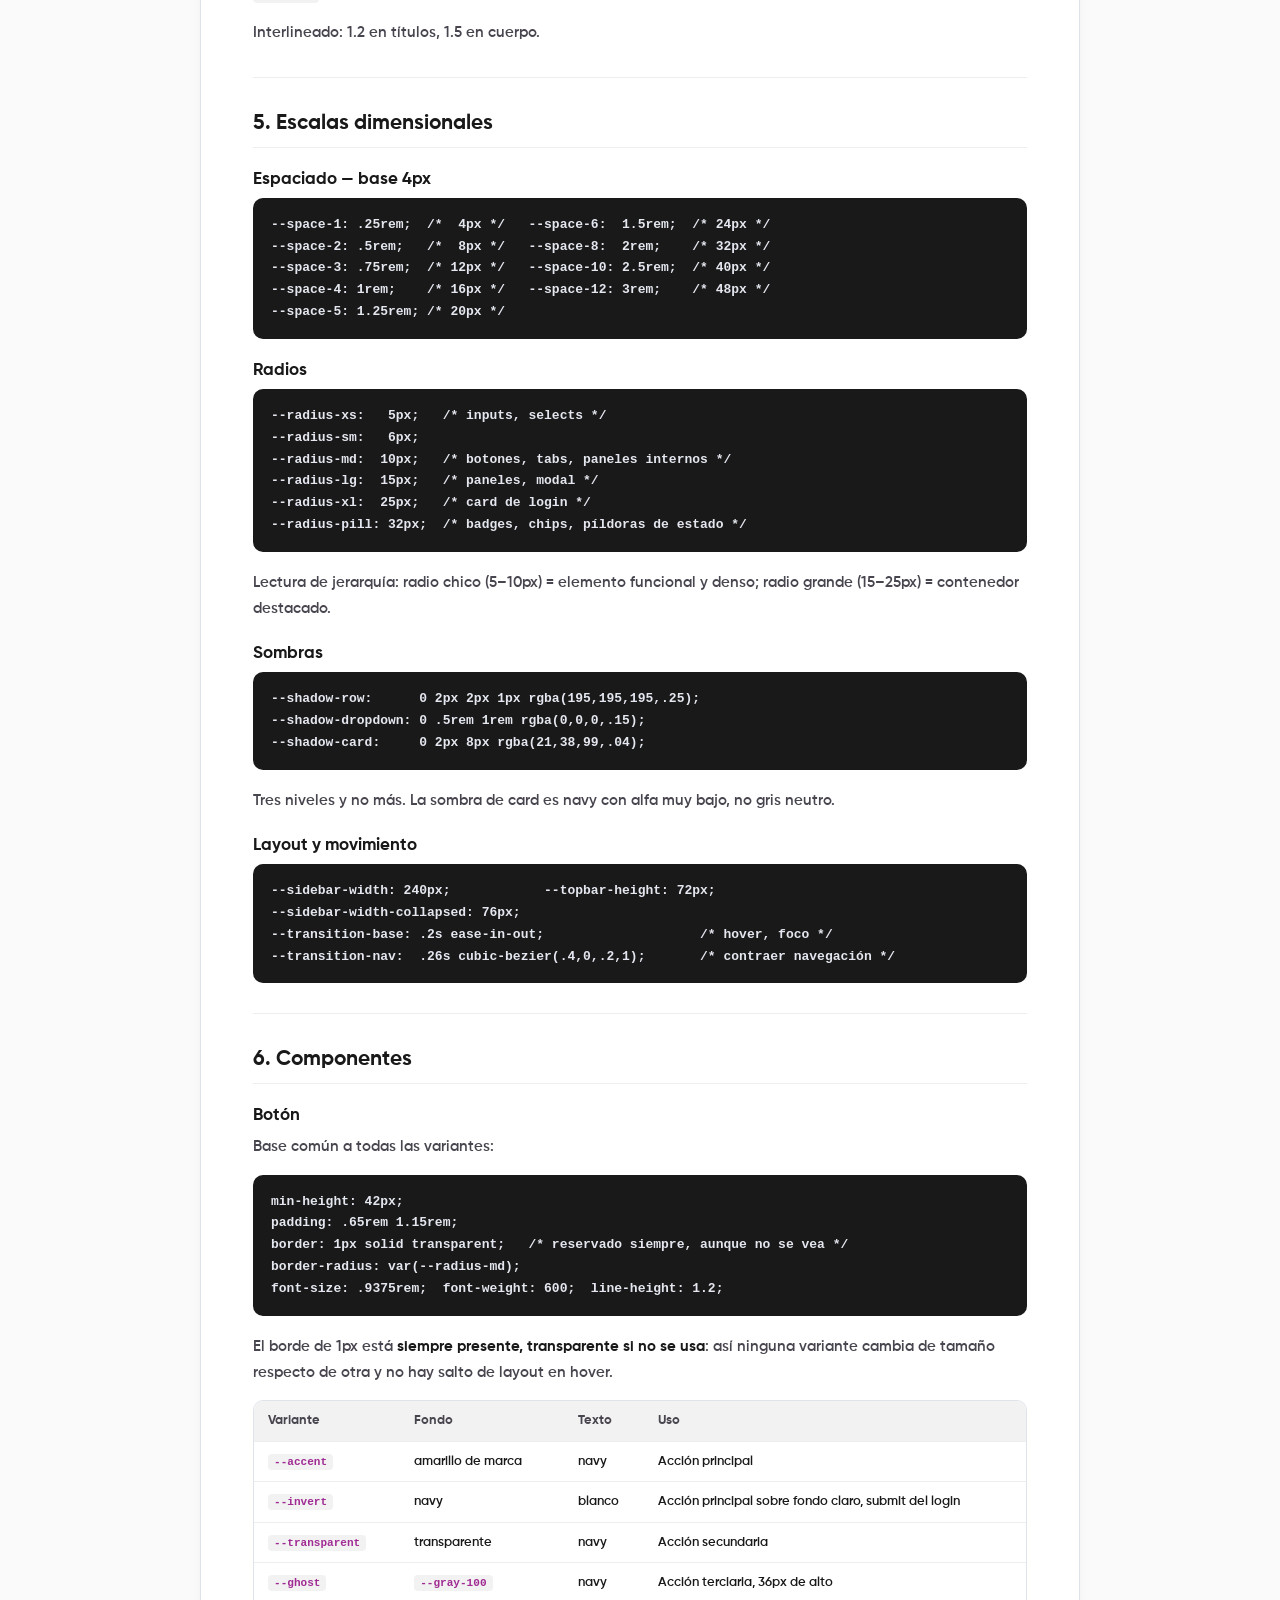
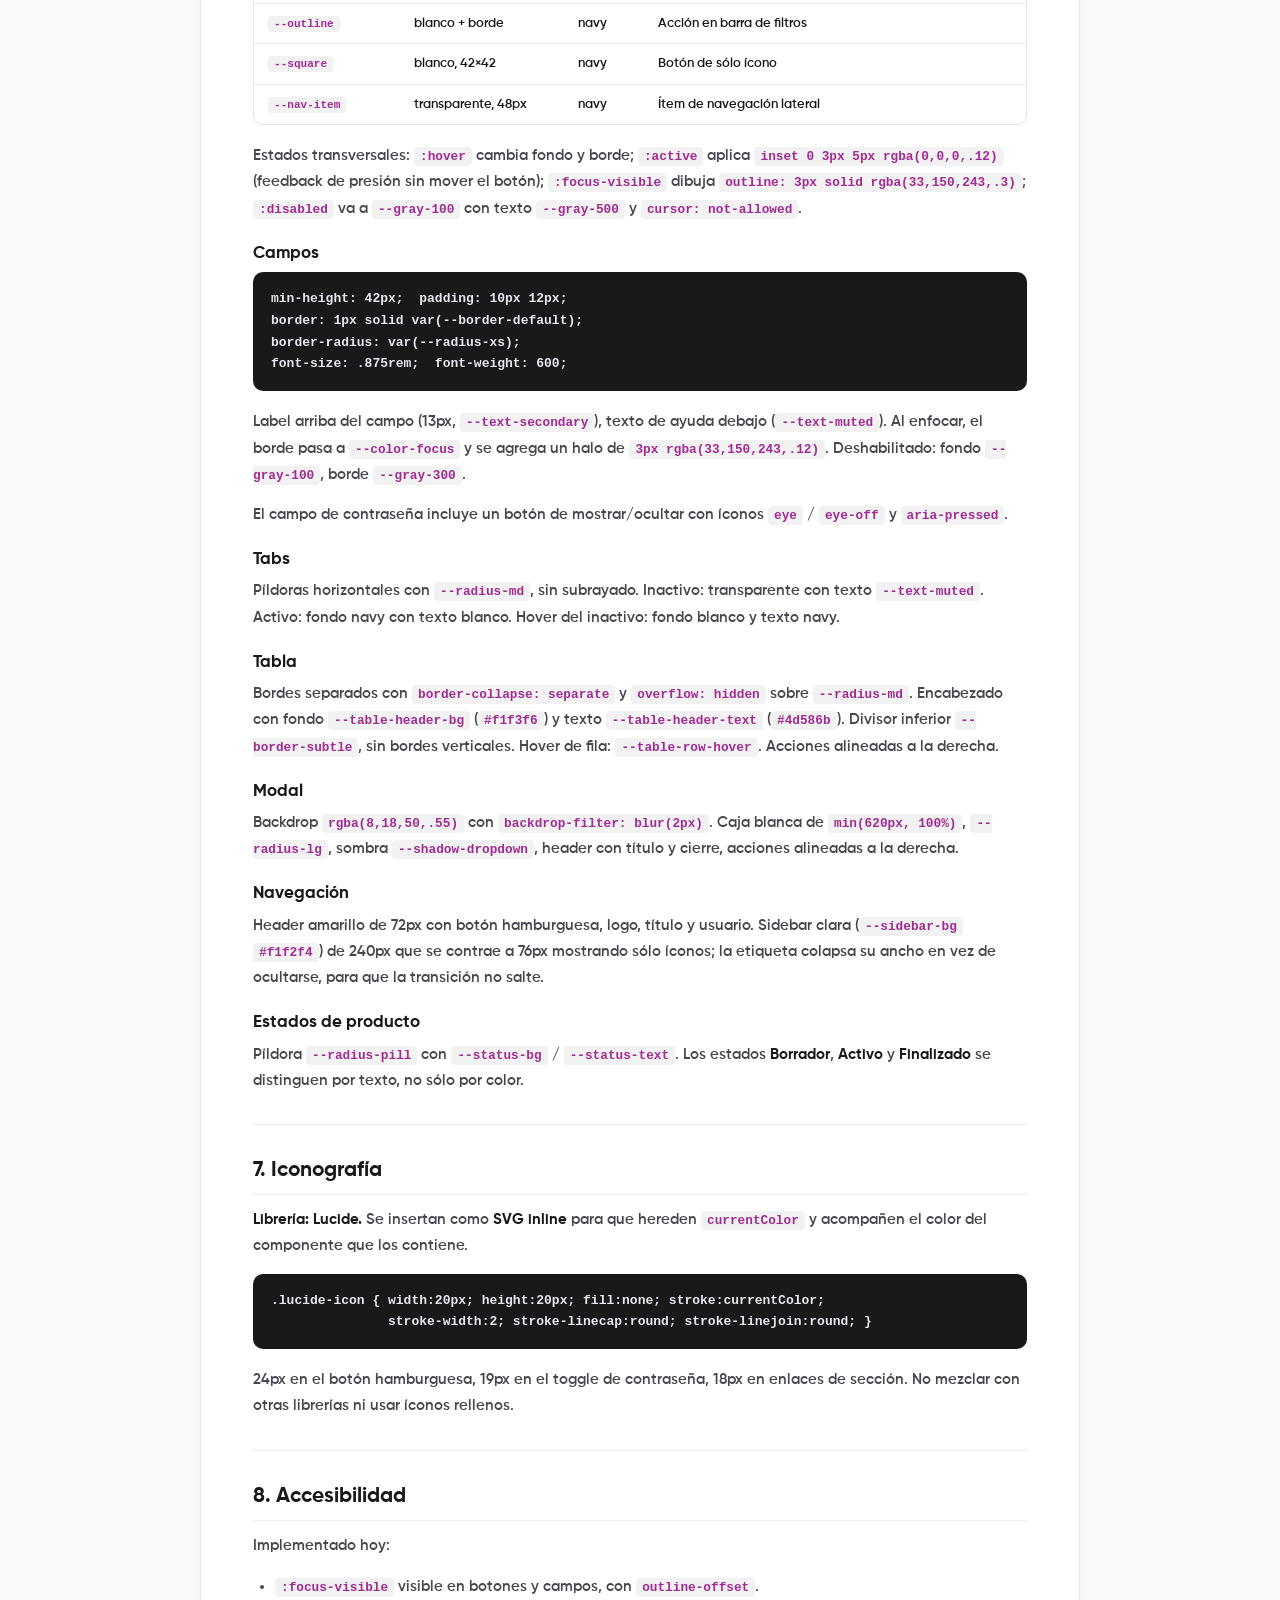
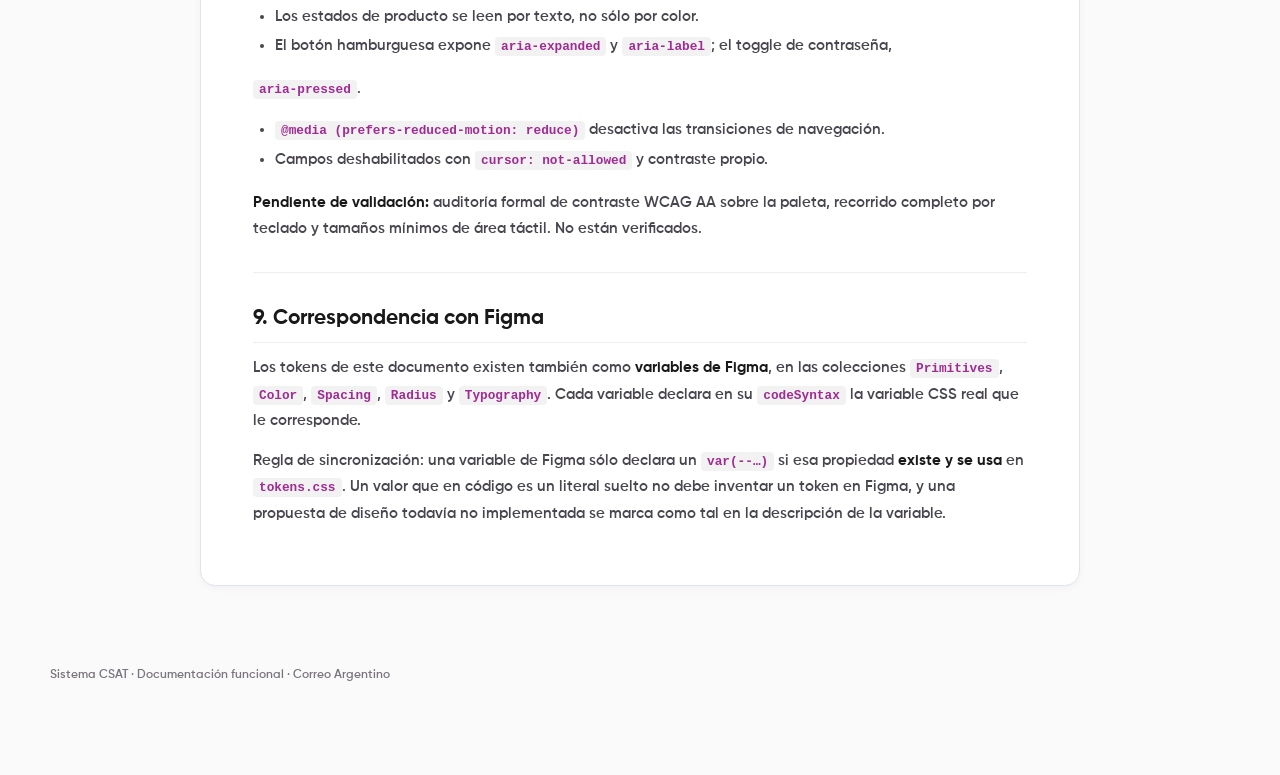
<file: hub/docs/04_guia_estilos.html>
<!DOCTYPE html>
<html lang="es">
<head>
<meta charset="UTF-8" />
<meta name="viewport" content="width=device-width, initial-scale=1.0" />
<title>Guía de estilos — Sistema CSAT · Documentación CSAT</title>
<link rel="stylesheet" href="../../prototype/styles/tokens.css" />
<link rel="stylesheet" href="../../prototype/styles/global.css" />
<link rel="stylesheet" href="../hub.css" />
<link rel="stylesheet" href="../doc.css" />
</head>
<body class="hub-body">

  <header class="hub-header">
    <div class="hub-header__brand">
      <img src="../../assets/logo correo argentino.svg" alt="Correo Argentino" />
      <div class="hub-header__divider"></div>
      <div class="hub-header__title">Documentación<small>Sistema CSAT</small></div>
    </div>
    <a class="hub-header__back" href="../documentacion.html">
      <svg class="lucide-icon" xmlns="http://www.w3.org/2000/svg" viewBox="0 0 24 24" fill="none" stroke="currentColor" stroke-width="2" stroke-linecap="round" stroke-linejoin="round"><path d="M5 12h14"/><path d="m12 5 7 7-7 7"/></svg>
      Volver a documentación
    </a>
  </header>

  <main class="hub-main doc-main">
    <article class="hub-panel doc-article">
<h1>Guía de estilos — Sistema CSAT</h1><p><strong>Estado:</strong> Vigente  <br/><strong>Fecha:</strong> 26/08/2026  <br/><strong>Alcance:</strong> el lenguaje visual real del prototipo navegable.</p><blockquote><strong>Historial:</strong> hasta el 13/08/2026 este documento describía un wireframe en blanco y negro (Arial, bordes negros, sin color de marca ni iconografía). Esa etapa terminó: el prototipo tiene hoy identidad visual de Correo Argentino, sistema de tokens y librería de componentes. Este documento se reescribió por completo para reflejarlo.</blockquote><hr/><h2>1. Objetivo</h2><p>Documentar el lenguaje visual que ya está implementado, para que cualquier pantalla nueva se construya con los mismos valores en vez de inventar los suyos.</p><p>La fuente de verdad es <a href="../prototype/styles/tokens.css"><code>prototype/styles/tokens.css</code></a>. Si un valor de este documento y el del archivo no coinciden, <strong>manda el archivo</strong> — y hay que corregir el documento.</p><hr/><h2>2. Principio: nada se hardcodea</h2><p>El color, la tipografía, el espaciado y los radios salen siempre de un token. No debe existir un <code>#ffce00</code> ni un <code>padding: 13px</code> suelto dentro de un componente.</p><p>Los tokens están organizados en <strong>tres capas</strong>:</p><pre class="doc-code"><code class="lang-txt">1. PRIMITIVE  → valor crudo, sin significado    (--gray-400: #cccccc)
2. SEMANTIC   → rol de uso                      (--border-default: var(--gray-400))
3. COMPONENT  → el componente consume el semantic</code></pre><p>Un componente nunca debería usar un primitive directo. Dos colores parecidos con intención distinta comparten primitive pero son <strong>dos tokens distintos</strong> — por ejemplo <code>--color-hover-soft</code> y <code>--status-bg</code>, ambos sobre <code>--blue-50</code>.</p><hr/><h2>3. Color</h2><h3>Marca</h3><div class="doc-table-wrap"><table><thead><tr><th>Token</th><th>Valor</th><th>Uso</th></tr></thead><tbody><tr><td><code>--color-brand</code></td><td><code>#ffce00</code></td><td>Header de aplicación, botón acento, chips de paso</td></tr><tr><td><code>--color-brand-hover</code></td><td><code>#eabb00</code></td><td>Hover del botón acento</td></tr><tr><td><code>--color-brand-dark</code></td><td><code>#152663</code></td><td>Texto sobre amarillo, botón invertido, ítem de nav activo, fondo del login</td></tr><tr><td><code>--color-brand-dark-soft</code></td><td><code>#22346f</code></td><td>Variante suave del navy</td></tr><tr><td><code>--color-brand-dark-hover</code></td><td><code>#263b7f</code></td><td>Hover del botón invertido</td></tr></tbody></table></div><p><strong>Regla de contraste:</strong> el amarillo nunca lleva texto blanco — siempre navy. El navy sí lleva texto blanco. Es una decisión de legibilidad, no estética.</p><h3>Grises y texto</h3><p>Escala de 11 pasos (<code>--gray-50</code> a <code>--gray-900</code>, más <code>--gray-650</code>), consumida por semánticos de superficie, borde y texto:</p><pre class="doc-code"><code class="lang-css">--surface-page:   var(--global-bg);   /* #fafafa — fondo de página */
--surface-raised: var(--white);       /* tarjeta, panel, modal, campo */
--surface-sunken: var(--gray-100);    /* hundido dentro de una card */
--surface-rail:   var(--gray-200);    /* riel de navegación */
--surface-translucent: var(--white-alpha-15); /* sobre fondo oscuro */

--text-primary:   var(--gray-900);    /* #191919 — nunca negro puro */
--text-secondary: var(--gray-800);    /* labels de campo */
--text-muted:     var(--gray-700);    /* texto de ayuda */
--text-subtle:    var(--gray-650);    /* footer */
--text-disabled:  var(--gray-600);
--text-on-dark:   var(--white);

--border-default: var(--gray-400);    /* inputs, cards */
--border-subtle:  var(--gray-200);    /* divisores de tabla */
--border-card:    #dfe3ea;            /* borde de panel */
--border-hover:   #cbd1dd;</code></pre><p><code>--text-base</code> (<code>#111827</code>) es el color de cuerpo del <code>body</code>, y <code>--text-caption</code> (<code>#566174</code>) el de <code>.muted</code>.</p><h3>Estado y feedback</h3><div class="doc-table-wrap"><table><thead><tr><th>Token</th><th>Valor</th><th>Uso</th></tr></thead><tbody><tr><td><code>--color-focus</code></td><td><code>#2196f3</code></td><td>Borde de campo enfocado (deliberadamente distinto del navy de marca)</td></tr><tr><td><code>--color-success</code></td><td><code>#10b981</code></td><td>Indicador de éxito</td></tr><tr><td><code>--status-bg</code> / <code>--status-text</code></td><td><code>#eef2ff</code> / <code>#2563d9</code></td><td>Píldora de estado (Activo, Borrador, Finalizado)</td></tr><tr><td><code>--color-info-bg</code> / <code>--color-info-border</code> / <code>--color-info-text</code></td><td><code>#fffaf0</code> / <code>#f6cf55</code> / <code>#9a3f0a</code></td><td>Bloque de nota informativa</td></tr><tr><td><code>--color-warning-text</code></td><td><code>#9a3f0a</code></td><td>Mensaje de "sin resultados" en filtros</td></tr></tbody></table></div><h3>Superficie semitransparente</h3><p><code>--white-alpha-15</code> (<code>rgba(255,255,255,.15)</code>) → <code>--surface-translucent</code>. Se usa para bloques apoyados sobre el navy, como la píldora de pasos del login. El alfa va en el <strong>color</strong>, no en la opacidad del nodo: bajar la opacidad del elemento lavaría también su contenido.</p><hr/><h2>4. Tipografía</h2><p><strong>Familia:</strong> Gilroy (<code>--font-family-base</code>), con fallback a <code>system-ui</code>. Se cargan tres cortes por <code>@font-face</code>: SemiBold (600), Bold (700) y Heavy (800–900).</p><p><strong>Peso mínimo 600.</strong> El cuerpo de texto usa SemiBold, no Regular — es parte del look reconocible del proyecto y no debe "corregirse" a 400.</p><pre class="doc-code"><code class="lang-css">--font-weight-min:  600;   /* cuerpo, labels, botones */
--font-weight-bold: 700;   /* títulos, énfasis */</code></pre><h3>Escala de tamaños</h3><div class="doc-table-wrap"><table><thead><tr><th>Token</th><th>rem / px</th><th>Uso</th></tr></thead><tbody><tr><td><code>--font-size-sm</code></td><td>0.8125rem / 13px</td><td>Labels de campo, texto de ayuda</td></tr><tr><td><code>--font-size-base</code></td><td>0.875rem / 14px</td><td>Cuerpo, inputs, celdas de tabla</td></tr><tr><td><code>--font-size-lg</code></td><td>1rem / 16px</td><td>Subtítulo destacado, intro de card</td></tr><tr><td><code>--font-size-display</code></td><td>2.625rem / 42px</td><td>Título de la pantalla de acceso</td></tr></tbody></table></div><p>Los títulos de pantalla interna usan la escala de <code>global.css</code>: <code>h1</code> 2rem, <code>h2</code> 1.35rem, <code>h3</code> 1rem. El paso <code>display</code> es exclusivo del login: si aparece dos veces en la misma vista, está mal usado.</p><p>Interlineado: 1.2 en títulos, 1.5 en cuerpo.</p><hr/><h2>5. Escalas dimensionales</h2><h3>Espaciado — base 4px</h3><pre class="doc-code"><code class="lang-css">--space-1: .25rem;  /*  4px */   --space-6:  1.5rem;  /* 24px */
--space-2: .5rem;   /*  8px */   --space-8:  2rem;    /* 32px */
--space-3: .75rem;  /* 12px */   --space-10: 2.5rem;  /* 40px */
--space-4: 1rem;    /* 16px */   --space-12: 3rem;    /* 48px */
--space-5: 1.25rem; /* 20px */</code></pre><h3>Radios</h3><pre class="doc-code"><code class="lang-css">--radius-xs:   5px;   /* inputs, selects */
--radius-sm:   6px;
--radius-md:  10px;   /* botones, tabs, paneles internos */
--radius-lg:  15px;   /* paneles, modal */
--radius-xl:  25px;   /* card de login */
--radius-pill: 32px;  /* badges, chips, píldoras de estado */</code></pre><p>Lectura de jerarquía: radio chico (5–10px) = elemento funcional y denso; radio grande (15–25px) = contenedor destacado.</p><h3>Sombras</h3><pre class="doc-code"><code class="lang-css">--shadow-row:      0 2px 2px 1px rgba(195,195,195,.25);
--shadow-dropdown: 0 .5rem 1rem rgba(0,0,0,.15);
--shadow-card:     0 2px 8px rgba(21,38,99,.04);</code></pre><p>Tres niveles y no más. La sombra de card es navy con alfa muy bajo, no gris neutro.</p><h3>Layout y movimiento</h3><pre class="doc-code"><code class="lang-css">--sidebar-width: 240px;            --topbar-height: 72px;
--sidebar-width-collapsed: 76px;
--transition-base: .2s ease-in-out;                    /* hover, foco */
--transition-nav:  .26s cubic-bezier(.4,0,.2,1);       /* contraer navegación */</code></pre><hr/><h2>6. Componentes</h2><h3>Botón</h3><p>Base común a todas las variantes:</p><pre class="doc-code"><code class="lang-css">min-height: 42px;
padding: .65rem 1.15rem;
border: 1px solid transparent;   /* reservado siempre, aunque no se vea */
border-radius: var(--radius-md);
font-size: .9375rem;  font-weight: 600;  line-height: 1.2;</code></pre><p>El borde de 1px está <strong>siempre presente, transparente si no se usa</strong>: así ninguna variante cambia de tamaño respecto de otra y no hay salto de layout en hover.</p><div class="doc-table-wrap"><table><thead><tr><th>Variante</th><th>Fondo</th><th>Texto</th><th>Uso</th></tr></thead><tbody><tr><td><code>--accent</code></td><td>amarillo de marca</td><td>navy</td><td>Acción principal</td></tr><tr><td><code>--invert</code></td><td>navy</td><td>blanco</td><td>Acción principal sobre fondo claro, submit del login</td></tr><tr><td><code>--transparent</code></td><td>transparente</td><td>navy</td><td>Acción secundaria</td></tr><tr><td><code>--ghost</code></td><td><code>--gray-100</code></td><td>navy</td><td>Acción terciaria, 36px de alto</td></tr><tr><td><code>--outline</code></td><td>blanco + borde</td><td>navy</td><td>Acción en barra de filtros</td></tr><tr><td><code>--square</code></td><td>blanco, 42×42</td><td>navy</td><td>Botón de sólo ícono</td></tr><tr><td><code>--nav-item</code></td><td>transparente, 48px</td><td>navy</td><td>Ítem de navegación lateral</td></tr></tbody></table></div><p>Estados transversales: <code>:hover</code> cambia fondo y borde; <code>:active</code> aplica <code>inset 0 3px 5px rgba(0,0,0,.12)</code> (feedback de presión sin mover el botón); <code>:focus-visible</code> dibuja <code>outline: 3px solid rgba(33,150,243,.3)</code>; <code>:disabled</code> va a <code>--gray-100</code> con texto <code>--gray-500</code> y <code>cursor: not-allowed</code>.</p><h3>Campos</h3><pre class="doc-code"><code class="lang-css">min-height: 42px;  padding: 10px 12px;
border: 1px solid var(--border-default);
border-radius: var(--radius-xs);
font-size: .875rem;  font-weight: 600;</code></pre><p>Label arriba del campo (13px, <code>--text-secondary</code>), texto de ayuda debajo (<code>--text-muted</code>). Al enfocar, el borde pasa a <code>--color-focus</code> y se agrega un halo de <code>3px rgba(33,150,243,.12)</code>. Deshabilitado: fondo <code>--gray-100</code>, borde <code>--gray-300</code>.</p><p>El campo de contraseña incluye un botón de mostrar/ocultar con íconos <code>eye</code> / <code>eye-off</code> y <code>aria-pressed</code>.</p><h3>Tabs</h3><p>Píldoras horizontales con <code>--radius-md</code>, sin subrayado. Inactivo: transparente con texto <code>--text-muted</code>. Activo: fondo navy con texto blanco. Hover del inactivo: fondo blanco y texto navy.</p><h3>Tabla</h3><p>Bordes separados con <code>border-collapse: separate</code> y <code>overflow: hidden</code> sobre <code>--radius-md</code>. Encabezado con fondo <code>--table-header-bg</code> (<code>#f1f3f6</code>) y texto <code>--table-header-text</code> (<code>#4d586b</code>). Divisor inferior <code>--border-subtle</code>, sin bordes verticales. Hover de fila: <code>--table-row-hover</code>. Acciones alineadas a la derecha.</p><h3>Modal</h3><p>Backdrop <code>rgba(8,18,50,.55)</code> con <code>backdrop-filter: blur(2px)</code>. Caja blanca de <code>min(620px, 100%)</code>, <code>--radius-lg</code>, sombra <code>--shadow-dropdown</code>, header con título y cierre, acciones alineadas a la derecha.</p><h3>Navegación</h3><p>Header amarillo de 72px con botón hamburguesa, logo, título y usuario. Sidebar clara (<code>--sidebar-bg</code> <code>#f1f2f4</code>) de 240px que se contrae a 76px mostrando sólo íconos; la etiqueta colapsa su ancho en vez de ocultarse, para que la transición no salte.</p><h3>Estados de producto</h3><p>Píldora <code>--radius-pill</code> con <code>--status-bg</code> / <code>--status-text</code>. Los estados <strong>Borrador</strong>, <strong>Activo</strong> y <strong>Finalizado</strong> se distinguen por texto, no sólo por color.</p><hr/><h2>7. Iconografía</h2><p><strong>Librería: Lucide.</strong> Se insertan como <strong>SVG inline</strong> para que hereden <code>currentColor</code> y acompañen el color del componente que los contiene.</p><pre class="doc-code"><code class="lang-css">.lucide-icon { width:20px; height:20px; fill:none; stroke:currentColor;
               stroke-width:2; stroke-linecap:round; stroke-linejoin:round; }</code></pre><p>24px en el botón hamburguesa, 19px en el toggle de contraseña, 18px en enlaces de sección. No mezclar con otras librerías ni usar íconos rellenos.</p><hr/><h2>8. Accesibilidad</h2><p>Implementado hoy:</p><ul><li><code>:focus-visible</code> visible en botones y campos, con <code>outline-offset</code>.</li><li>Los estados de producto se leen por texto, no sólo por color.</li><li>El botón hamburguesa expone <code>aria-expanded</code> y <code>aria-label</code>; el toggle de contraseña,</li></ul><p>  <code>aria-pressed</code>.</p><ul><li><code>@media (prefers-reduced-motion: reduce)</code> desactiva las transiciones de navegación.</li><li>Campos deshabilitados con <code>cursor: not-allowed</code> y contraste propio.</li></ul><p><strong>Pendiente de validación:</strong> auditoría formal de contraste WCAG AA sobre la paleta, recorrido completo por teclado y tamaños mínimos de área táctil. No están verificados.</p><hr/><h2>9. Correspondencia con Figma</h2><p>Los tokens de este documento existen también como <strong>variables de Figma</strong>, en las colecciones <code>Primitives</code>, <code>Color</code>, <code>Spacing</code>, <code>Radius</code> y <code>Typography</code>. Cada variable declara en su <code>codeSyntax</code> la variable CSS real que le corresponde.</p><p>Regla de sincronización: una variable de Figma sólo declara un <code>var(--…)</code> si esa propiedad <strong>existe y se usa</strong> en <code>tokens.css</code>. Un valor que en código es un literal suelto no debe inventar un token en Figma, y una propuesta de diseño todavía no implementada se marca como tal en la descripción de la variable.</p>
    </article>
  </main>

  <footer class="hub-footer">Sistema CSAT · Documentación funcional · Correo Argentino</footer>

</body>
</html>
</file>
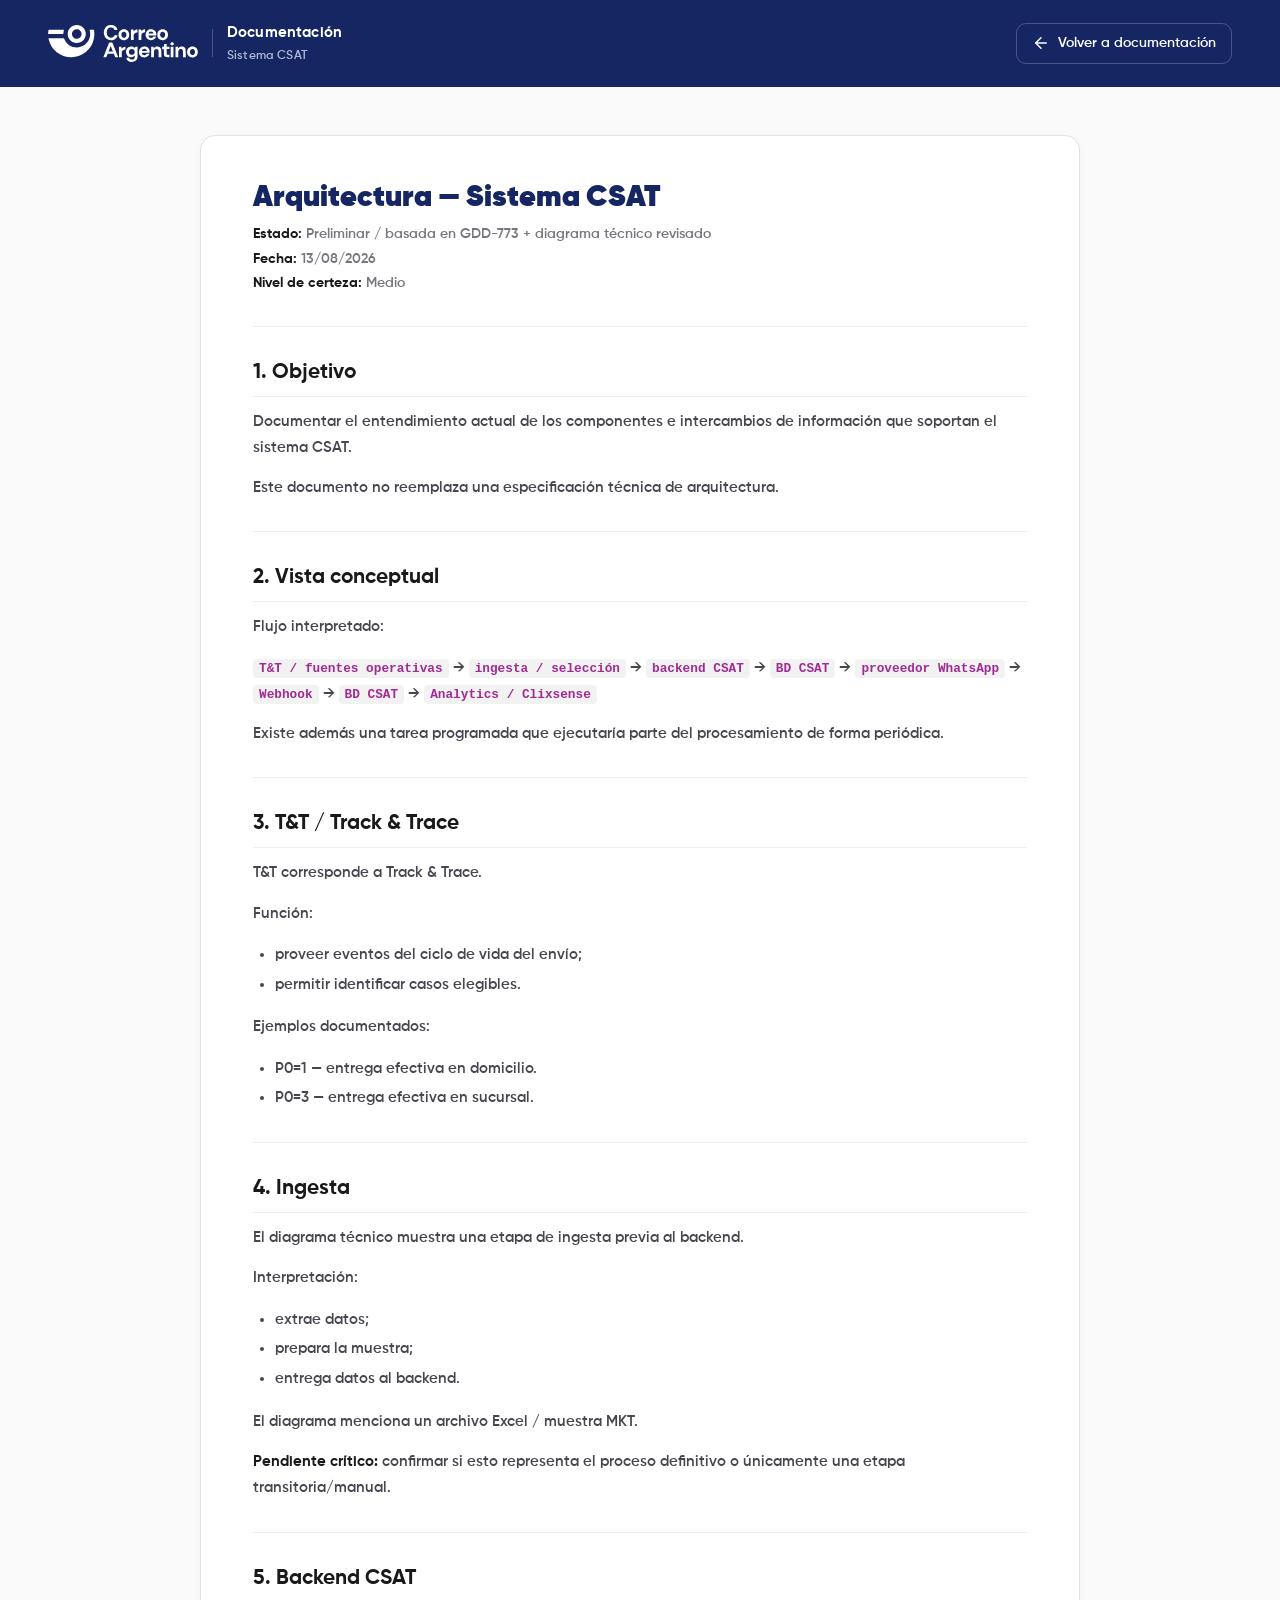
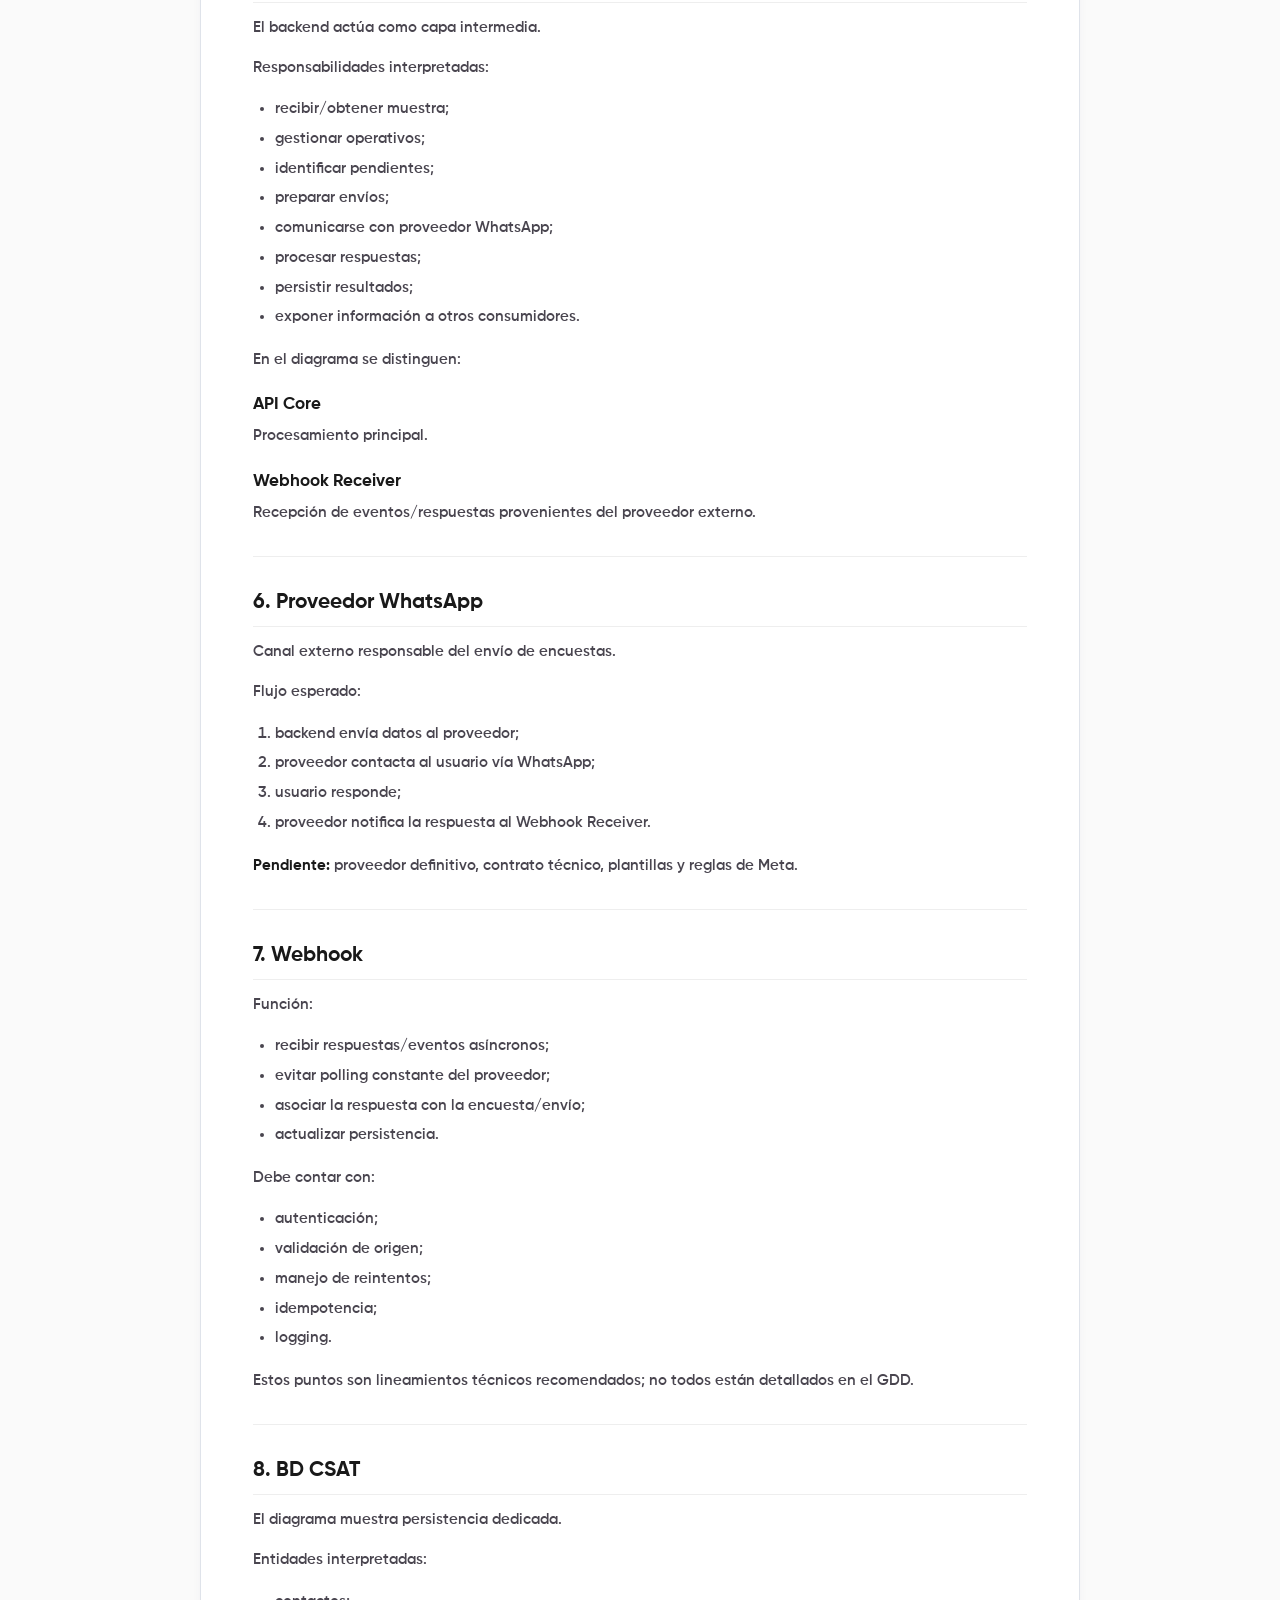
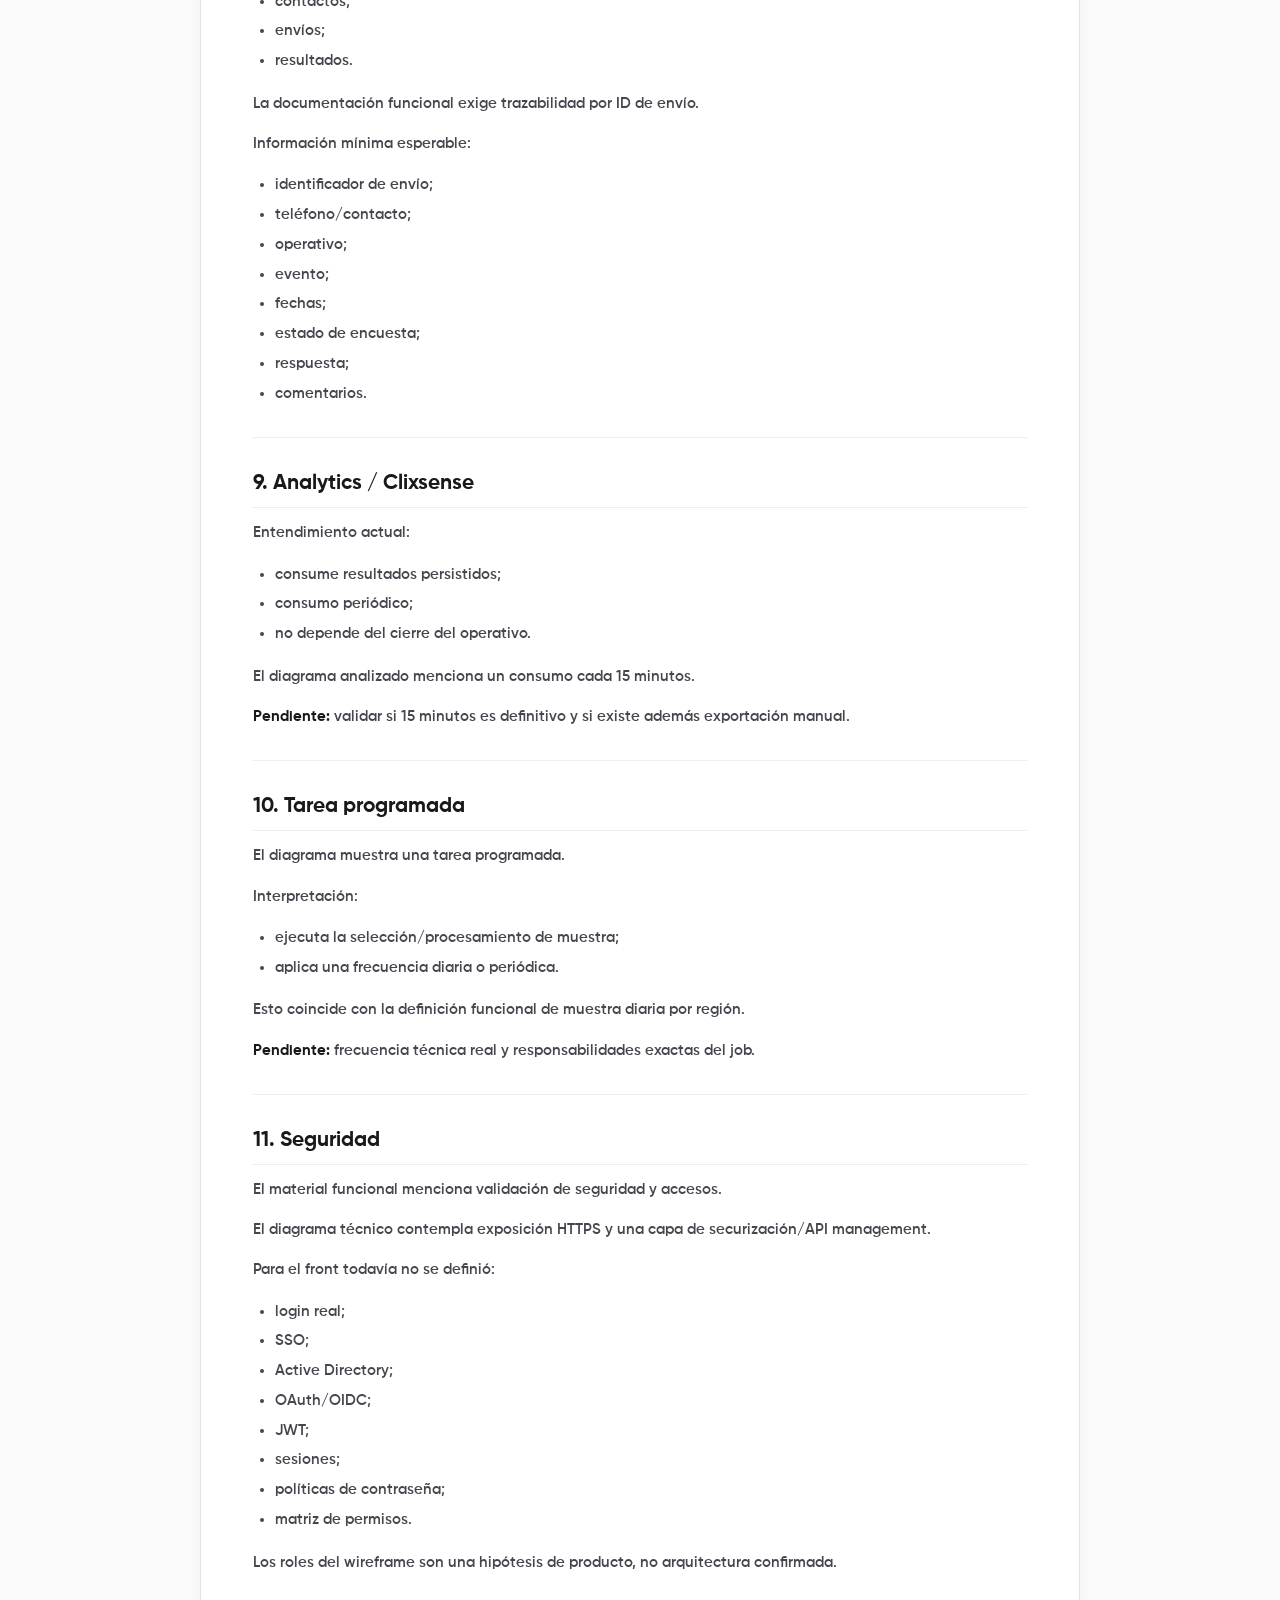
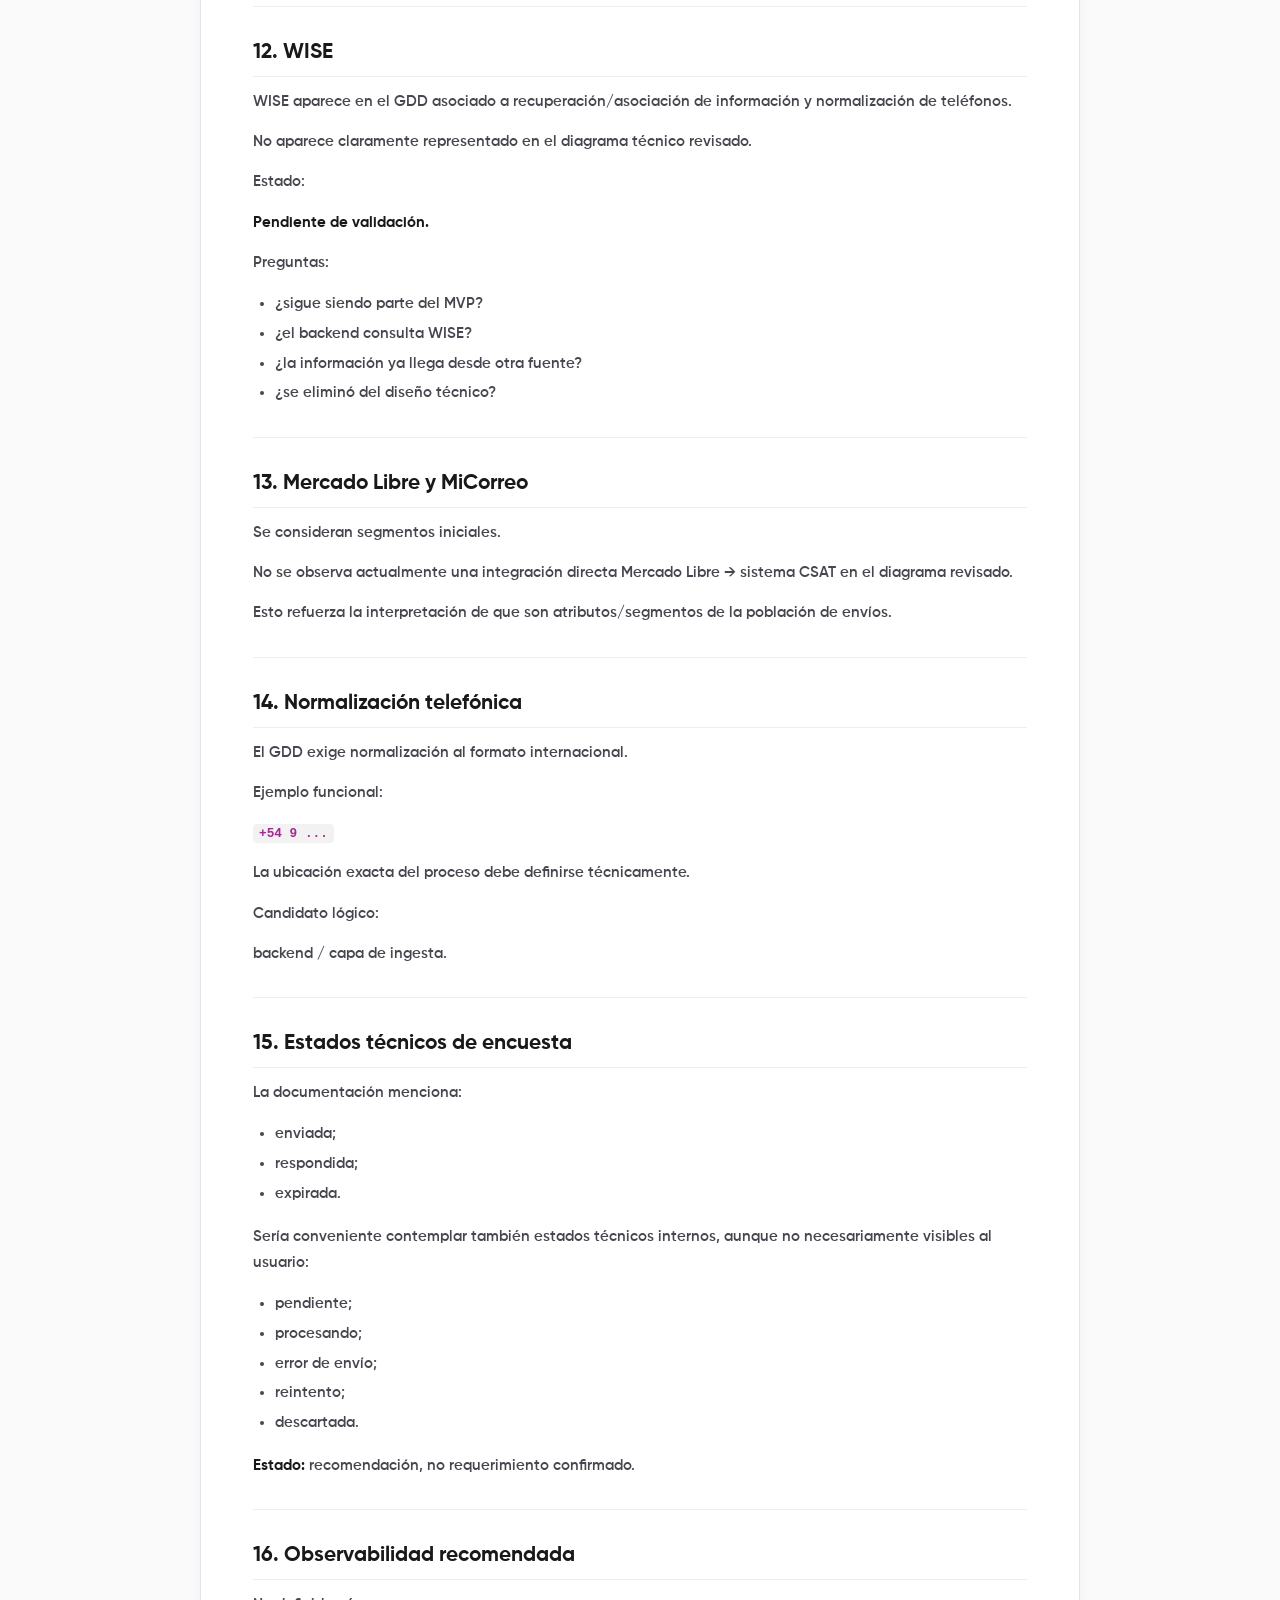
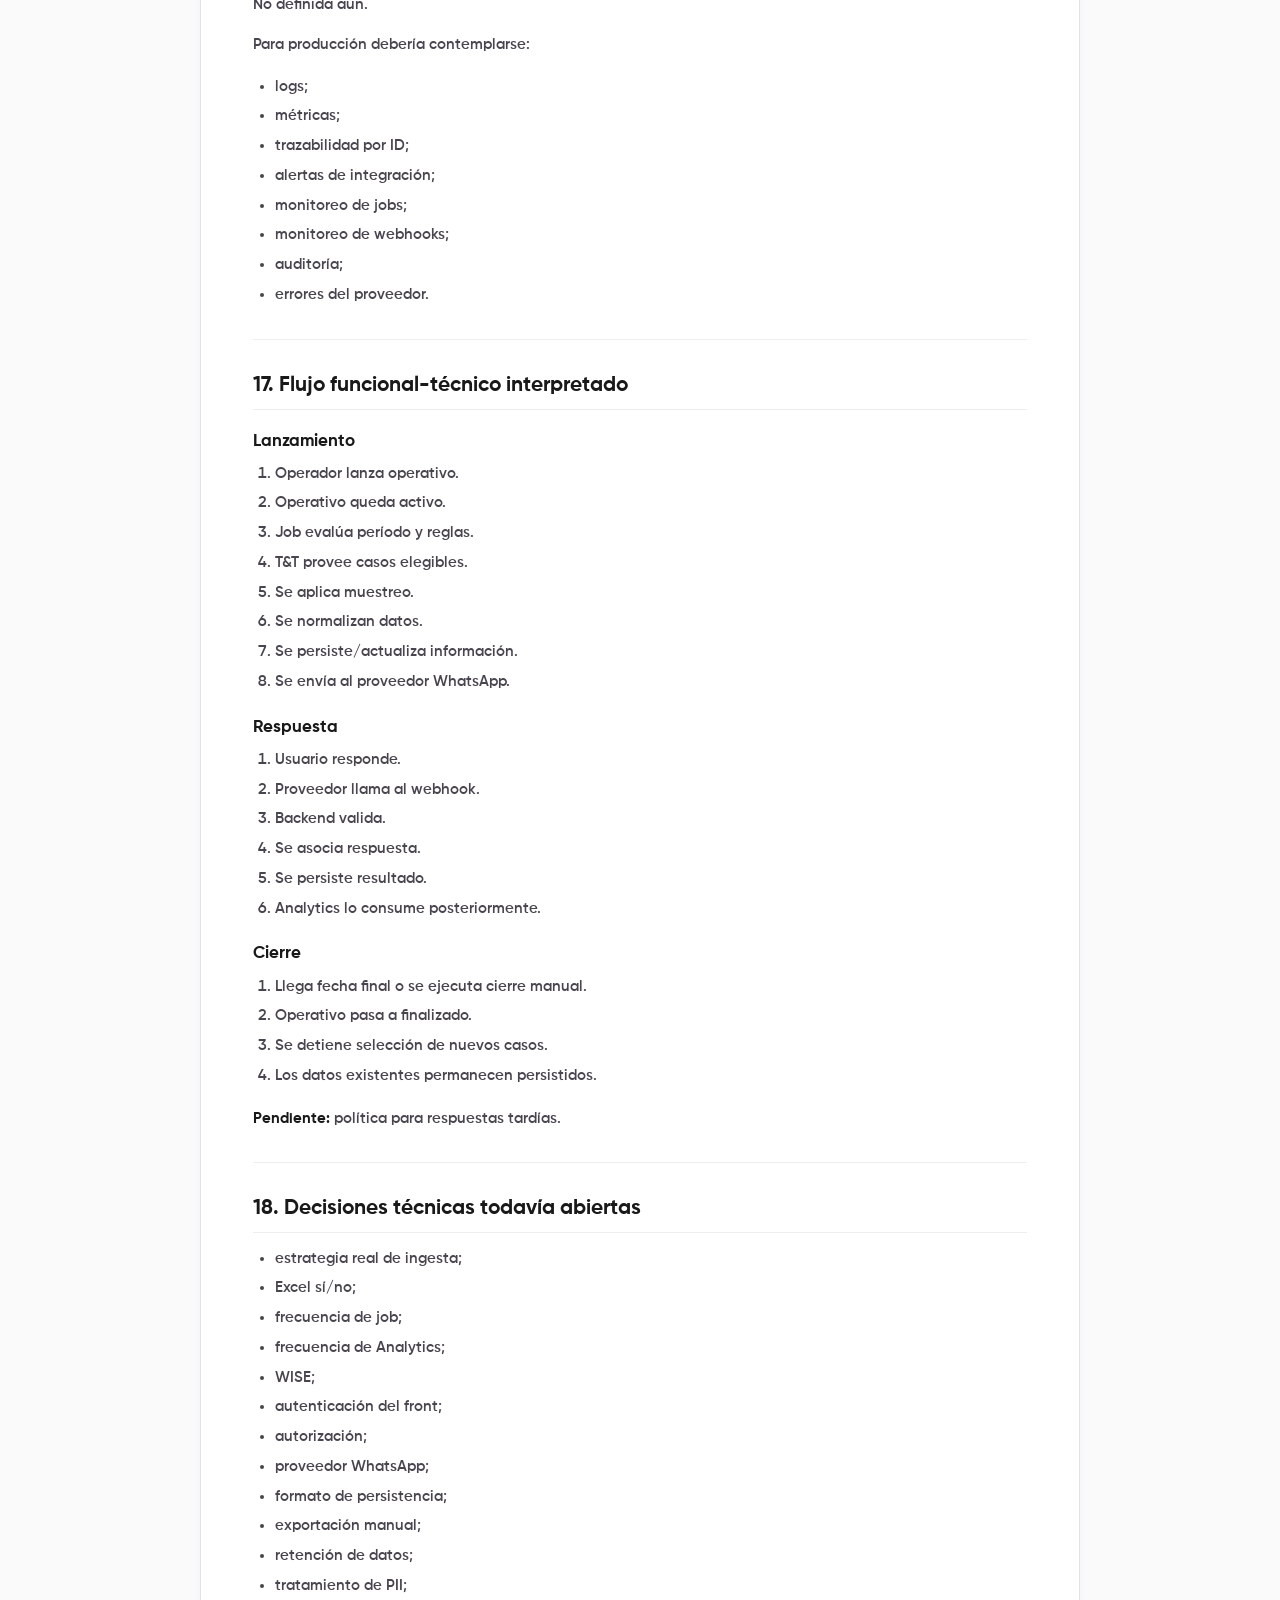
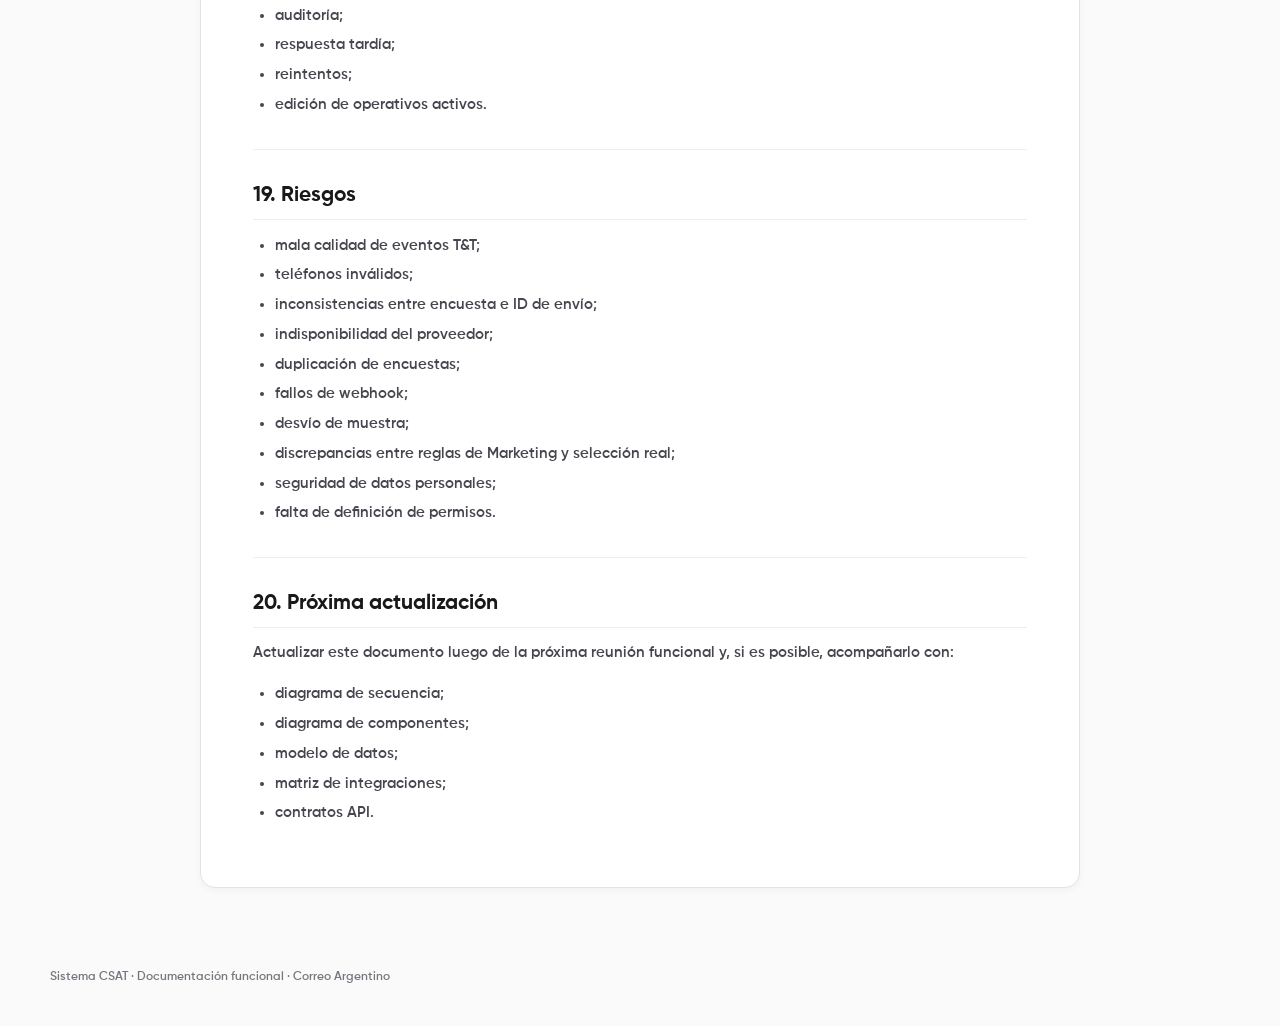
<file: hub/docs/05_arquitectura.html>
<!DOCTYPE html>
<html lang="es">
<head>
<meta charset="UTF-8" />
<meta name="viewport" content="width=device-width, initial-scale=1.0" />
<title>Arquitectura — Sistema CSAT · Documentación CSAT</title>
<link rel="stylesheet" href="../../prototype/styles/tokens.css" />
<link rel="stylesheet" href="../../prototype/styles/global.css" />
<link rel="stylesheet" href="../hub.css" />
<link rel="stylesheet" href="../doc.css" />
</head>
<body class="hub-body">

  <header class="hub-header">
    <div class="hub-header__brand">
      <img src="../../assets/logo correo argentino.svg" alt="Correo Argentino" />
      <div class="hub-header__divider"></div>
      <div class="hub-header__title">Documentación<small>Sistema CSAT</small></div>
    </div>
    <a class="hub-header__back" href="../documentacion.html">
      <svg class="lucide-icon" xmlns="http://www.w3.org/2000/svg" viewBox="0 0 24 24" fill="none" stroke="currentColor" stroke-width="2" stroke-linecap="round" stroke-linejoin="round"><path d="M5 12h14"/><path d="m12 5 7 7-7 7"/></svg>
      Volver a documentación
    </a>
  </header>

  <main class="hub-main doc-main">
    <article class="hub-panel doc-article">
<h1>Arquitectura — Sistema CSAT</h1><p><strong>Estado:</strong> Preliminar / basada en GDD-773 + diagrama técnico revisado  <br/><strong>Fecha:</strong> 13/08/2026  <br/><strong>Nivel de certeza:</strong> Medio</p><hr/><h2>1. Objetivo</h2><p>Documentar el entendimiento actual de los componentes e intercambios de información que soportan el sistema CSAT.</p><p>Este documento no reemplaza una especificación técnica de arquitectura.</p><hr/><h2>2. Vista conceptual</h2><p>Flujo interpretado:</p><p><code>T&amp;T / fuentes operativas</code> → <code>ingesta / selección</code> → <code>backend CSAT</code> → <code>BD CSAT</code> → <code>proveedor WhatsApp</code> → <code>Webhook</code> → <code>BD CSAT</code> → <code>Analytics / Clixsense</code></p><p>Existe además una tarea programada que ejecutaría parte del procesamiento de forma periódica.</p><hr/><h2>3. T&amp;T / Track &amp; Trace</h2><p>T&amp;T corresponde a Track &amp; Trace.</p><p>Función:</p><ul><li>proveer eventos del ciclo de vida del envío;</li><li>permitir identificar casos elegibles.</li></ul><p>Ejemplos documentados:</p><ul><li>P0=1 — entrega efectiva en domicilio.</li><li>P0=3 — entrega efectiva en sucursal.</li></ul><hr/><h2>4. Ingesta</h2><p>El diagrama técnico muestra una etapa de ingesta previa al backend.</p><p>Interpretación:</p><ul><li>extrae datos;</li><li>prepara la muestra;</li><li>entrega datos al backend.</li></ul><p>El diagrama menciona un archivo Excel / muestra MKT.</p><p><strong>Pendiente crítico:</strong> confirmar si esto representa el proceso definitivo o únicamente una etapa transitoria/manual.</p><hr/><h2>5. Backend CSAT</h2><p>El backend actúa como capa intermedia.</p><p>Responsabilidades interpretadas:</p><ul><li>recibir/obtener muestra;</li><li>gestionar operativos;</li><li>identificar pendientes;</li><li>preparar envíos;</li><li>comunicarse con proveedor WhatsApp;</li><li>procesar respuestas;</li><li>persistir resultados;</li><li>exponer información a otros consumidores.</li></ul><p>En el diagrama se distinguen:</p><h3>API Core</h3><p>Procesamiento principal.</p><h3>Webhook Receiver</h3><p>Recepción de eventos/respuestas provenientes del proveedor externo.</p><hr/><h2>6. Proveedor WhatsApp</h2><p>Canal externo responsable del envío de encuestas.</p><p>Flujo esperado:</p><ol><li>backend envía datos al proveedor;</li><li>proveedor contacta al usuario vía WhatsApp;</li><li>usuario responde;</li><li>proveedor notifica la respuesta al Webhook Receiver.</li></ol><p><strong>Pendiente:</strong> proveedor definitivo, contrato técnico, plantillas y reglas de Meta.</p><hr/><h2>7. Webhook</h2><p>Función:</p><ul><li>recibir respuestas/eventos asíncronos;</li><li>evitar polling constante del proveedor;</li><li>asociar la respuesta con la encuesta/envío;</li><li>actualizar persistencia.</li></ul><p>Debe contar con:</p><ul><li>autenticación;</li><li>validación de origen;</li><li>manejo de reintentos;</li><li>idempotencia;</li><li>logging.</li></ul><p>Estos puntos son lineamientos técnicos recomendados; no todos están detallados en el GDD.</p><hr/><h2>8. BD CSAT</h2><p>El diagrama muestra persistencia dedicada.</p><p>Entidades interpretadas:</p><ul><li>contactos;</li><li>envíos;</li><li>resultados.</li></ul><p>La documentación funcional exige trazabilidad por ID de envío.</p><p>Información mínima esperable:</p><ul><li>identificador de envío;</li><li>teléfono/contacto;</li><li>operativo;</li><li>evento;</li><li>fechas;</li><li>estado de encuesta;</li><li>respuesta;</li><li>comentarios.</li></ul><hr/><h2>9. Analytics / Clixsense</h2><p>Entendimiento actual:</p><ul><li>consume resultados persistidos;</li><li>consumo periódico;</li><li>no depende del cierre del operativo.</li></ul><p>El diagrama analizado menciona un consumo cada 15 minutos.</p><p><strong>Pendiente:</strong> validar si 15 minutos es definitivo y si existe además exportación manual.</p><hr/><h2>10. Tarea programada</h2><p>El diagrama muestra una tarea programada.</p><p>Interpretación:</p><ul><li>ejecuta la selección/procesamiento de muestra;</li><li>aplica una frecuencia diaria o periódica.</li></ul><p>Esto coincide con la definición funcional de muestra diaria por región.</p><p><strong>Pendiente:</strong> frecuencia técnica real y responsabilidades exactas del job.</p><hr/><h2>11. Seguridad</h2><p>El material funcional menciona validación de seguridad y accesos.</p><p>El diagrama técnico contempla exposición HTTPS y una capa de securización/API management.</p><p>Para el front todavía no se definió:</p><ul><li>login real;</li><li>SSO;</li><li>Active Directory;</li><li>OAuth/OIDC;</li><li>JWT;</li><li>sesiones;</li><li>políticas de contraseña;</li><li>matriz de permisos.</li></ul><p>Los roles del wireframe son una hipótesis de producto, no arquitectura confirmada.</p><hr/><h2>12. WISE</h2><p>WISE aparece en el GDD asociado a recuperación/asociación de información y normalización de teléfonos.</p><p>No aparece claramente representado en el diagrama técnico revisado.</p><p>Estado:</p><p><strong>Pendiente de validación.</strong></p><p>Preguntas:</p><ul><li>¿sigue siendo parte del MVP?</li><li>¿el backend consulta WISE?</li><li>¿la información ya llega desde otra fuente?</li><li>¿se eliminó del diseño técnico?</li></ul><hr/><h2>13. Mercado Libre y MiCorreo</h2><p>Se consideran segmentos iniciales.</p><p>No se observa actualmente una integración directa Mercado Libre → sistema CSAT en el diagrama revisado.</p><p>Esto refuerza la interpretación de que son atributos/segmentos de la población de envíos.</p><hr/><h2>14. Normalización telefónica</h2><p>El GDD exige normalización al formato internacional.</p><p>Ejemplo funcional:</p><p><code>+54 9 ...</code></p><p>La ubicación exacta del proceso debe definirse técnicamente.</p><p>Candidato lógico:</p><p>backend / capa de ingesta.</p><hr/><h2>15. Estados técnicos de encuesta</h2><p>La documentación menciona:</p><ul><li>enviada;</li><li>respondida;</li><li>expirada.</li></ul><p>Sería conveniente contemplar también estados técnicos internos, aunque no necesariamente visibles al usuario:</p><ul><li>pendiente;</li><li>procesando;</li><li>error de envío;</li><li>reintento;</li><li>descartada.</li></ul><p><strong>Estado:</strong> recomendación, no requerimiento confirmado.</p><hr/><h2>16. Observabilidad recomendada</h2><p>No definida aún.</p><p>Para producción debería contemplarse:</p><ul><li>logs;</li><li>métricas;</li><li>trazabilidad por ID;</li><li>alertas de integración;</li><li>monitoreo de jobs;</li><li>monitoreo de webhooks;</li><li>auditoría;</li><li>errores del proveedor.</li></ul><hr/><h2>17. Flujo funcional-técnico interpretado</h2><h3>Lanzamiento</h3><ol><li>Operador lanza operativo.</li><li>Operativo queda activo.</li><li>Job evalúa período y reglas.</li><li>T&amp;T provee casos elegibles.</li><li>Se aplica muestreo.</li><li>Se normalizan datos.</li><li>Se persiste/actualiza información.</li><li>Se envía al proveedor WhatsApp.</li></ol><h3>Respuesta</h3><ol><li>Usuario responde.</li><li>Proveedor llama al webhook.</li><li>Backend valida.</li><li>Se asocia respuesta.</li><li>Se persiste resultado.</li><li>Analytics lo consume posteriormente.</li></ol><h3>Cierre</h3><ol><li>Llega fecha final o se ejecuta cierre manual.</li><li>Operativo pasa a finalizado.</li><li>Se detiene selección de nuevos casos.</li><li>Los datos existentes permanecen persistidos.</li></ol><p><strong>Pendiente:</strong> política para respuestas tardías.</p><hr/><h2>18. Decisiones técnicas todavía abiertas</h2><ul><li>estrategia real de ingesta;</li><li>Excel sí/no;</li><li>frecuencia de job;</li><li>frecuencia de Analytics;</li><li>WISE;</li><li>autenticación del front;</li><li>autorización;</li><li>proveedor WhatsApp;</li><li>formato de persistencia;</li><li>exportación manual;</li><li>retención de datos;</li><li>tratamiento de PII;</li><li>auditoría;</li><li>respuesta tardía;</li><li>reintentos;</li><li>edición de operativos activos.</li></ul><hr/><h2>19. Riesgos</h2><ul><li>mala calidad de eventos T&amp;T;</li><li>teléfonos inválidos;</li><li>inconsistencias entre encuesta e ID de envío;</li><li>indisponibilidad del proveedor;</li><li>duplicación de encuestas;</li><li>fallos de webhook;</li><li>desvío de muestra;</li><li>discrepancias entre reglas de Marketing y selección real;</li><li>seguridad de datos personales;</li><li>falta de definición de permisos.</li></ul><hr/><h2>20. Próxima actualización</h2><p>Actualizar este documento luego de la próxima reunión funcional y, si es posible, acompañarlo con:</p><ul><li>diagrama de secuencia;</li><li>diagrama de componentes;</li><li>modelo de datos;</li><li>matriz de integraciones;</li><li>contratos API.</li></ul>
    </article>
  </main>

  <footer class="hub-footer">Sistema CSAT · Documentación funcional · Correo Argentino</footer>

</body>
</html>
</file>
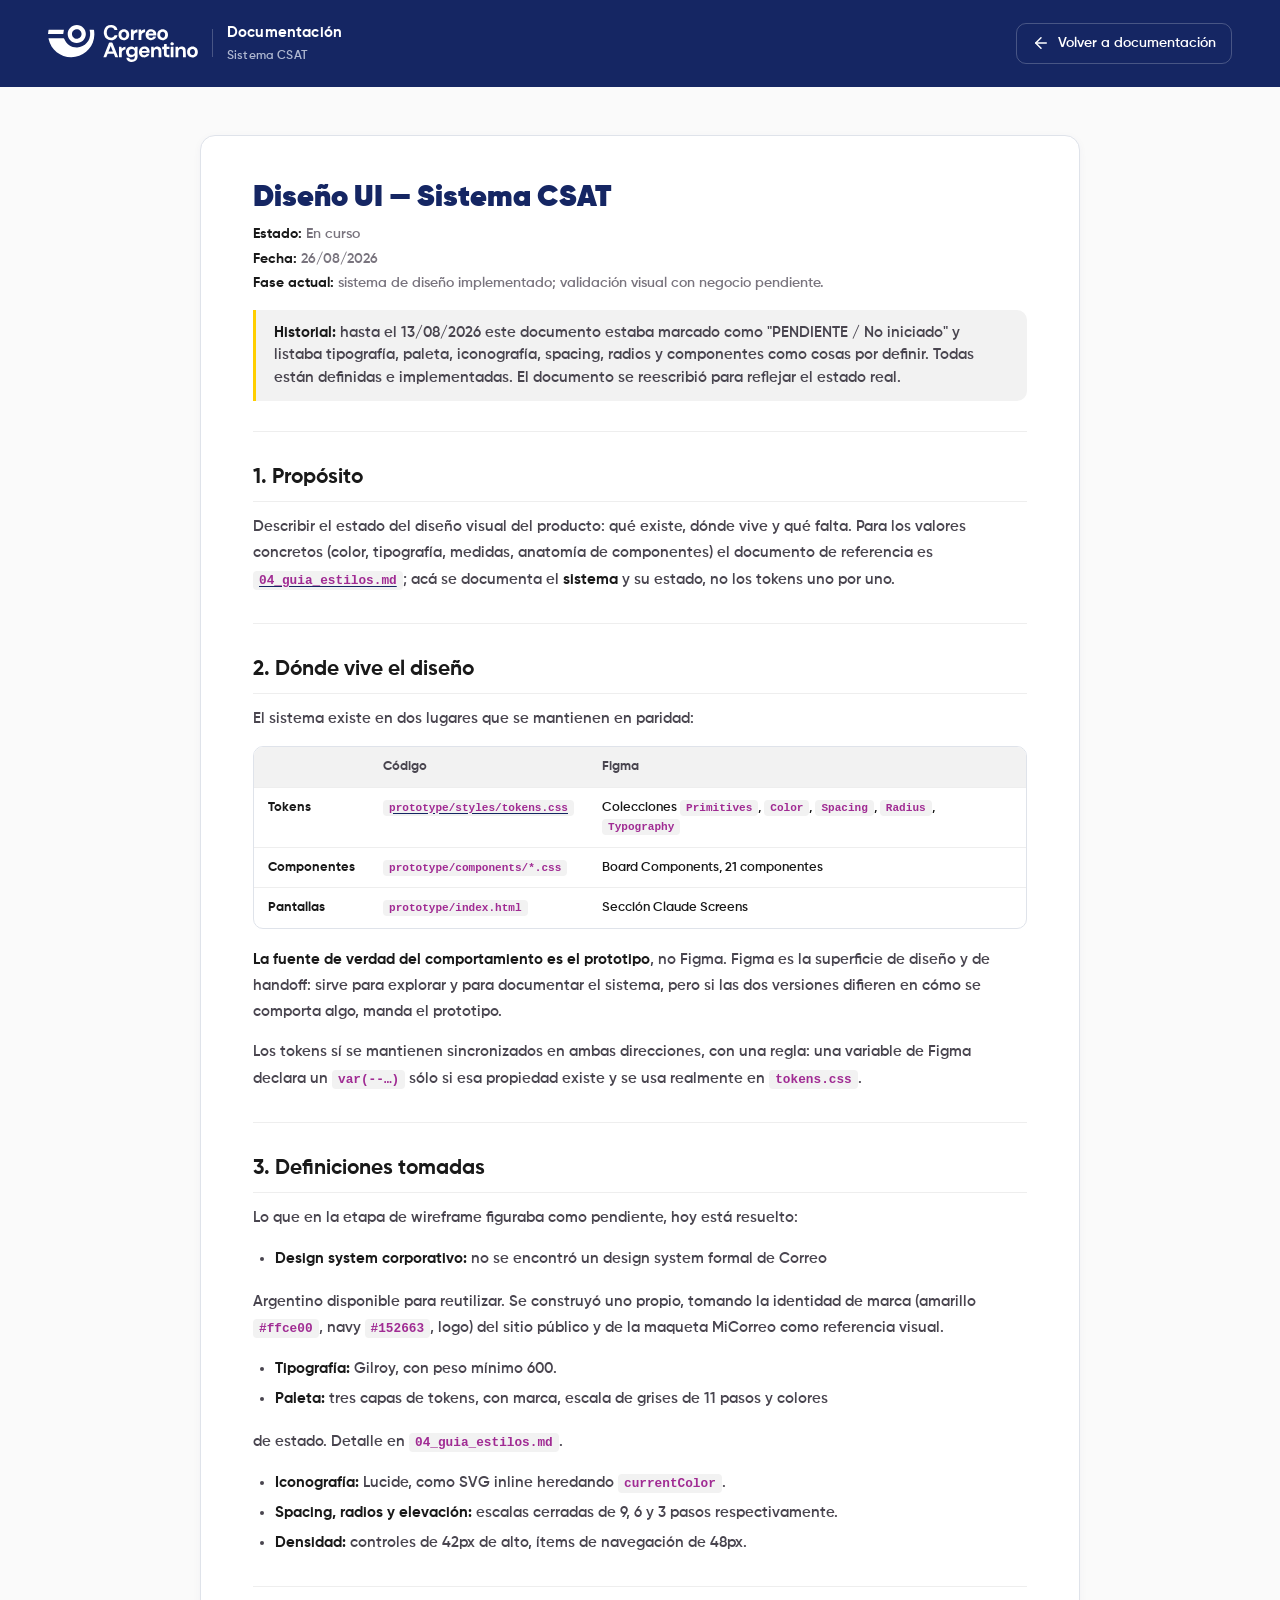
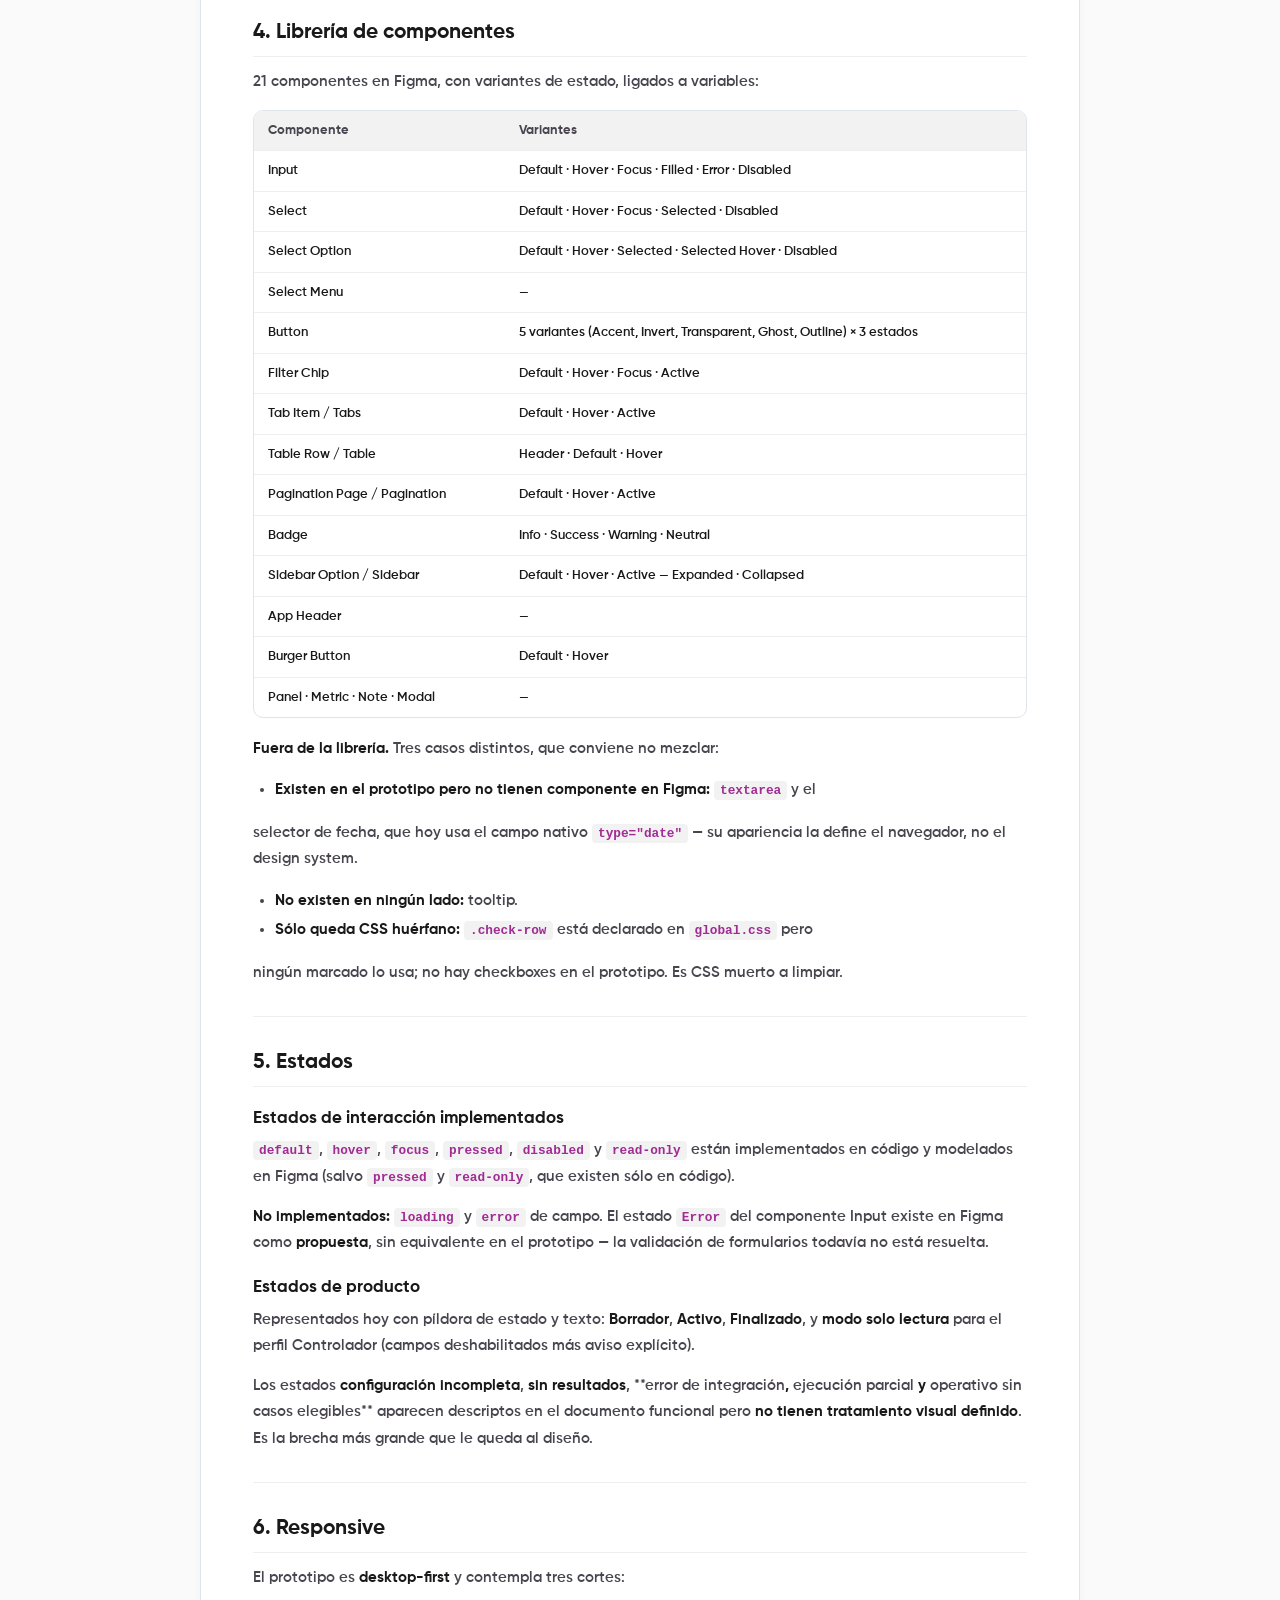
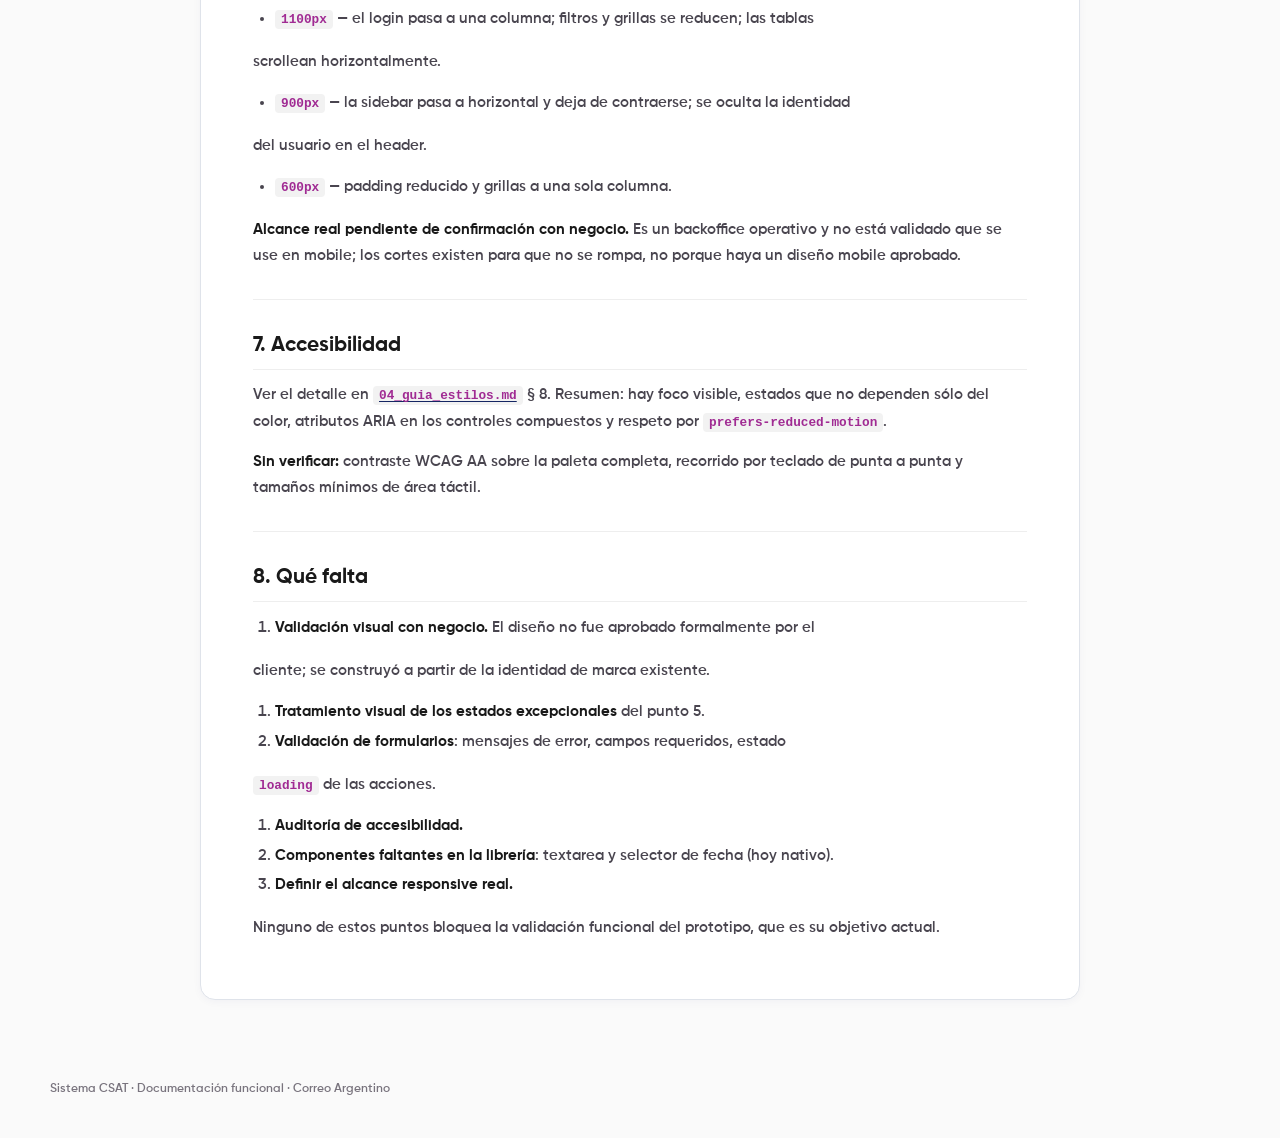
<file: hub/docs/06_diseno_ui.html>
<!DOCTYPE html>
<html lang="es">
<head>
<meta charset="UTF-8" />
<meta name="viewport" content="width=device-width, initial-scale=1.0" />
<title>Diseño UI — Sistema CSAT · Documentación CSAT</title>
<link rel="stylesheet" href="../../prototype/styles/tokens.css" />
<link rel="stylesheet" href="../../prototype/styles/global.css" />
<link rel="stylesheet" href="../hub.css" />
<link rel="stylesheet" href="../doc.css" />
</head>
<body class="hub-body">

  <header class="hub-header">
    <div class="hub-header__brand">
      <img src="../../assets/logo correo argentino.svg" alt="Correo Argentino" />
      <div class="hub-header__divider"></div>
      <div class="hub-header__title">Documentación<small>Sistema CSAT</small></div>
    </div>
    <a class="hub-header__back" href="../documentacion.html">
      <svg class="lucide-icon" xmlns="http://www.w3.org/2000/svg" viewBox="0 0 24 24" fill="none" stroke="currentColor" stroke-width="2" stroke-linecap="round" stroke-linejoin="round"><path d="M5 12h14"/><path d="m12 5 7 7-7 7"/></svg>
      Volver a documentación
    </a>
  </header>

  <main class="hub-main doc-main">
    <article class="hub-panel doc-article">
<h1>Diseño UI — Sistema CSAT</h1><p><strong>Estado:</strong> En curso  <br/><strong>Fecha:</strong> 26/08/2026  <br/><strong>Fase actual:</strong> sistema de diseño implementado; validación visual con negocio pendiente.</p><blockquote><strong>Historial:</strong> hasta el 13/08/2026 este documento estaba marcado como "PENDIENTE / No iniciado" y listaba tipografía, paleta, iconografía, spacing, radios y componentes como cosas por definir. Todas están definidas e implementadas. El documento se reescribió para reflejar el estado real.</blockquote><hr/><h2>1. Propósito</h2><p>Describir el estado del diseño visual del producto: qué existe, dónde vive y qué falta. Para los valores concretos (color, tipografía, medidas, anatomía de componentes) el documento de referencia es <a href="04_guia_estilos.md"><code>04_guia_estilos.md</code></a>; acá se documenta el <strong>sistema</strong> y su estado, no los tokens uno por uno.</p><hr/><h2>2. Dónde vive el diseño</h2><p>El sistema existe en dos lugares que se mantienen en paridad:</p><div class="doc-table-wrap"><table><thead><tr><th></th><th>Código</th><th>Figma</th></tr></thead><tbody><tr><td><strong>Tokens</strong></td><td><a href="../prototype/styles/tokens.css"><code>prototype/styles/tokens.css</code></a></td><td>Colecciones <code>Primitives</code>, <code>Color</code>, <code>Spacing</code>, <code>Radius</code>, <code>Typography</code></td></tr><tr><td><strong>Componentes</strong></td><td><code>prototype/components/*.css</code></td><td>Board <em>Components</em>, 21 componentes</td></tr><tr><td><strong>Pantallas</strong></td><td><code>prototype/index.html</code></td><td>Sección <em>Claude Screens</em></td></tr></tbody></table></div><p><strong>La fuente de verdad del comportamiento es el prototipo</strong>, no Figma. Figma es la superficie de diseño y de handoff: sirve para explorar y para documentar el sistema, pero si las dos versiones difieren en cómo se comporta algo, manda el prototipo.</p><p>Los tokens sí se mantienen sincronizados en ambas direcciones, con una regla: una variable de Figma declara un <code>var(--…)</code> sólo si esa propiedad existe y se usa realmente en <code>tokens.css</code>.</p><hr/><h2>3. Definiciones tomadas</h2><p>Lo que en la etapa de wireframe figuraba como pendiente, hoy está resuelto:</p><ul><li><strong>Design system corporativo:</strong> no se encontró un design system formal de Correo</li></ul><p>  Argentino disponible para reutilizar. Se construyó uno propio, tomando la identidad   de marca (amarillo <code>#ffce00</code>, navy <code>#152663</code>, logo) del sitio público y de la   maqueta MiCorreo como referencia visual.</p><ul><li><strong>Tipografía:</strong> Gilroy, con peso mínimo 600.</li><li><strong>Paleta:</strong> tres capas de tokens, con marca, escala de grises de 11 pasos y colores</li></ul><p>  de estado. Detalle en <code>04_guia_estilos.md</code>.</p><ul><li><strong>Iconografía:</strong> Lucide, como SVG inline heredando <code>currentColor</code>.</li><li><strong>Spacing, radios y elevación:</strong> escalas cerradas de 9, 6 y 3 pasos respectivamente.</li><li><strong>Densidad:</strong> controles de 42px de alto, ítems de navegación de 48px.</li></ul><hr/><h2>4. Librería de componentes</h2><p>21 componentes en Figma, con variantes de estado, ligados a variables:</p><div class="doc-table-wrap"><table><thead><tr><th>Componente</th><th>Variantes</th></tr></thead><tbody><tr><td>Input</td><td>Default · Hover · Focus · Filled · Error · Disabled</td></tr><tr><td>Select</td><td>Default · Hover · Focus · Selected · Disabled</td></tr><tr><td>Select Option</td><td>Default · Hover · Selected · Selected Hover · Disabled</td></tr><tr><td>Select Menu</td><td>—</td></tr><tr><td>Button</td><td>5 variantes (Accent, Invert, Transparent, Ghost, Outline) × 3 estados</td></tr><tr><td>Filter Chip</td><td>Default · Hover · Focus · Active</td></tr><tr><td>Tab Item / Tabs</td><td>Default · Hover · Active</td></tr><tr><td>Table Row / Table</td><td>Header · Default · Hover</td></tr><tr><td>Pagination Page / Pagination</td><td>Default · Hover · Active</td></tr><tr><td>Badge</td><td>Info · Success · Warning · Neutral</td></tr><tr><td>Sidebar Option / Sidebar</td><td>Default · Hover · Active — Expanded · Collapsed</td></tr><tr><td>App Header</td><td>—</td></tr><tr><td>Burger Button</td><td>Default · Hover</td></tr><tr><td>Panel · Metric · Note · Modal</td><td>—</td></tr></tbody></table></div><p><strong>Fuera de la librería.</strong> Tres casos distintos, que conviene no mezclar:</p><ul><li><strong>Existen en el prototipo pero no tienen componente en Figma:</strong> <code>textarea</code> y el</li></ul><p>  selector de fecha, que hoy usa el campo nativo <code>type="date"</code> — su apariencia la   define el navegador, no el design system.</p><ul><li><strong>No existen en ningún lado:</strong> tooltip.</li><li><strong>Sólo queda CSS huérfano:</strong> <code>.check-row</code> está declarado en <code>global.css</code> pero</li></ul><p>  ningún marcado lo usa; no hay checkboxes en el prototipo. Es CSS muerto a limpiar.</p><hr/><h2>5. Estados</h2><h3>Estados de interacción implementados</h3><p><code>default</code>, <code>hover</code>, <code>focus</code>, <code>pressed</code>, <code>disabled</code> y <code>read-only</code> están implementados en código y modelados en Figma (salvo <code>pressed</code> y <code>read-only</code>, que existen sólo en código).</p><p><strong>No implementados:</strong> <code>loading</code> y <code>error</code> de campo. El estado <code>Error</code> del componente Input existe en Figma como <strong>propuesta</strong>, sin equivalente en el prototipo — la validación de formularios todavía no está resuelta.</p><h3>Estados de producto</h3><p>Representados hoy con píldora de estado y texto: <strong>Borrador</strong>, <strong>Activo</strong>, <strong>Finalizado</strong>, y <strong>modo solo lectura</strong> para el perfil Controlador (campos deshabilitados más aviso explícito).</p><p>Los estados <strong>configuración incompleta</strong>, <strong>sin resultados</strong>, **error de integración<strong>, </strong>ejecución parcial<strong> y </strong>operativo sin casos elegibles** aparecen descriptos en el documento funcional pero <strong>no tienen tratamiento visual definido</strong>. Es la brecha más grande que le queda al diseño.</p><hr/><h2>6. Responsive</h2><p>El prototipo es <strong>desktop-first</strong> y contempla tres cortes:</p><ul><li><code>1100px</code> — el login pasa a una columna; filtros y grillas se reducen; las tablas</li></ul><p>  scrollean horizontalmente.</p><ul><li><code>900px</code> — la sidebar pasa a horizontal y deja de contraerse; se oculta la identidad</li></ul><p>  del usuario en el header.</p><ul><li><code>600px</code> — padding reducido y grillas a una sola columna.</li></ul><p><strong>Alcance real pendiente de confirmación con negocio.</strong> Es un backoffice operativo y no está validado que se use en mobile; los cortes existen para que no se rompa, no porque haya un diseño mobile aprobado.</p><hr/><h2>7. Accesibilidad</h2><p>Ver el detalle en <a href="04_guia_estilos.md"><code>04_guia_estilos.md</code></a> § 8. Resumen: hay foco visible, estados que no dependen sólo del color, atributos ARIA en los controles compuestos y respeto por <code>prefers-reduced-motion</code>.</p><p><strong>Sin verificar:</strong> contraste WCAG AA sobre la paleta completa, recorrido por teclado de punta a punta y tamaños mínimos de área táctil.</p><hr/><h2>8. Qué falta</h2><ol><li><strong>Validación visual con negocio.</strong> El diseño no fue aprobado formalmente por el</li></ol><p>   cliente; se construyó a partir de la identidad de marca existente.</p><ol><li><strong>Tratamiento visual de los estados excepcionales</strong> del punto 5.</li><li><strong>Validación de formularios</strong>: mensajes de error, campos requeridos, estado</li></ol><p>   <code>loading</code> de las acciones.</p><ol><li><strong>Auditoría de accesibilidad.</strong></li><li><strong>Componentes faltantes en la librería</strong>: textarea y selector de fecha (hoy nativo).</li><li><strong>Definir el alcance responsive real.</strong></li></ol><p>Ninguno de estos puntos bloquea la validación funcional del prototipo, que es su objetivo actual.</p>
    </article>
  </main>

  <footer class="hub-footer">Sistema CSAT · Documentación funcional · Correo Argentino</footer>

</body>
</html>
</file>
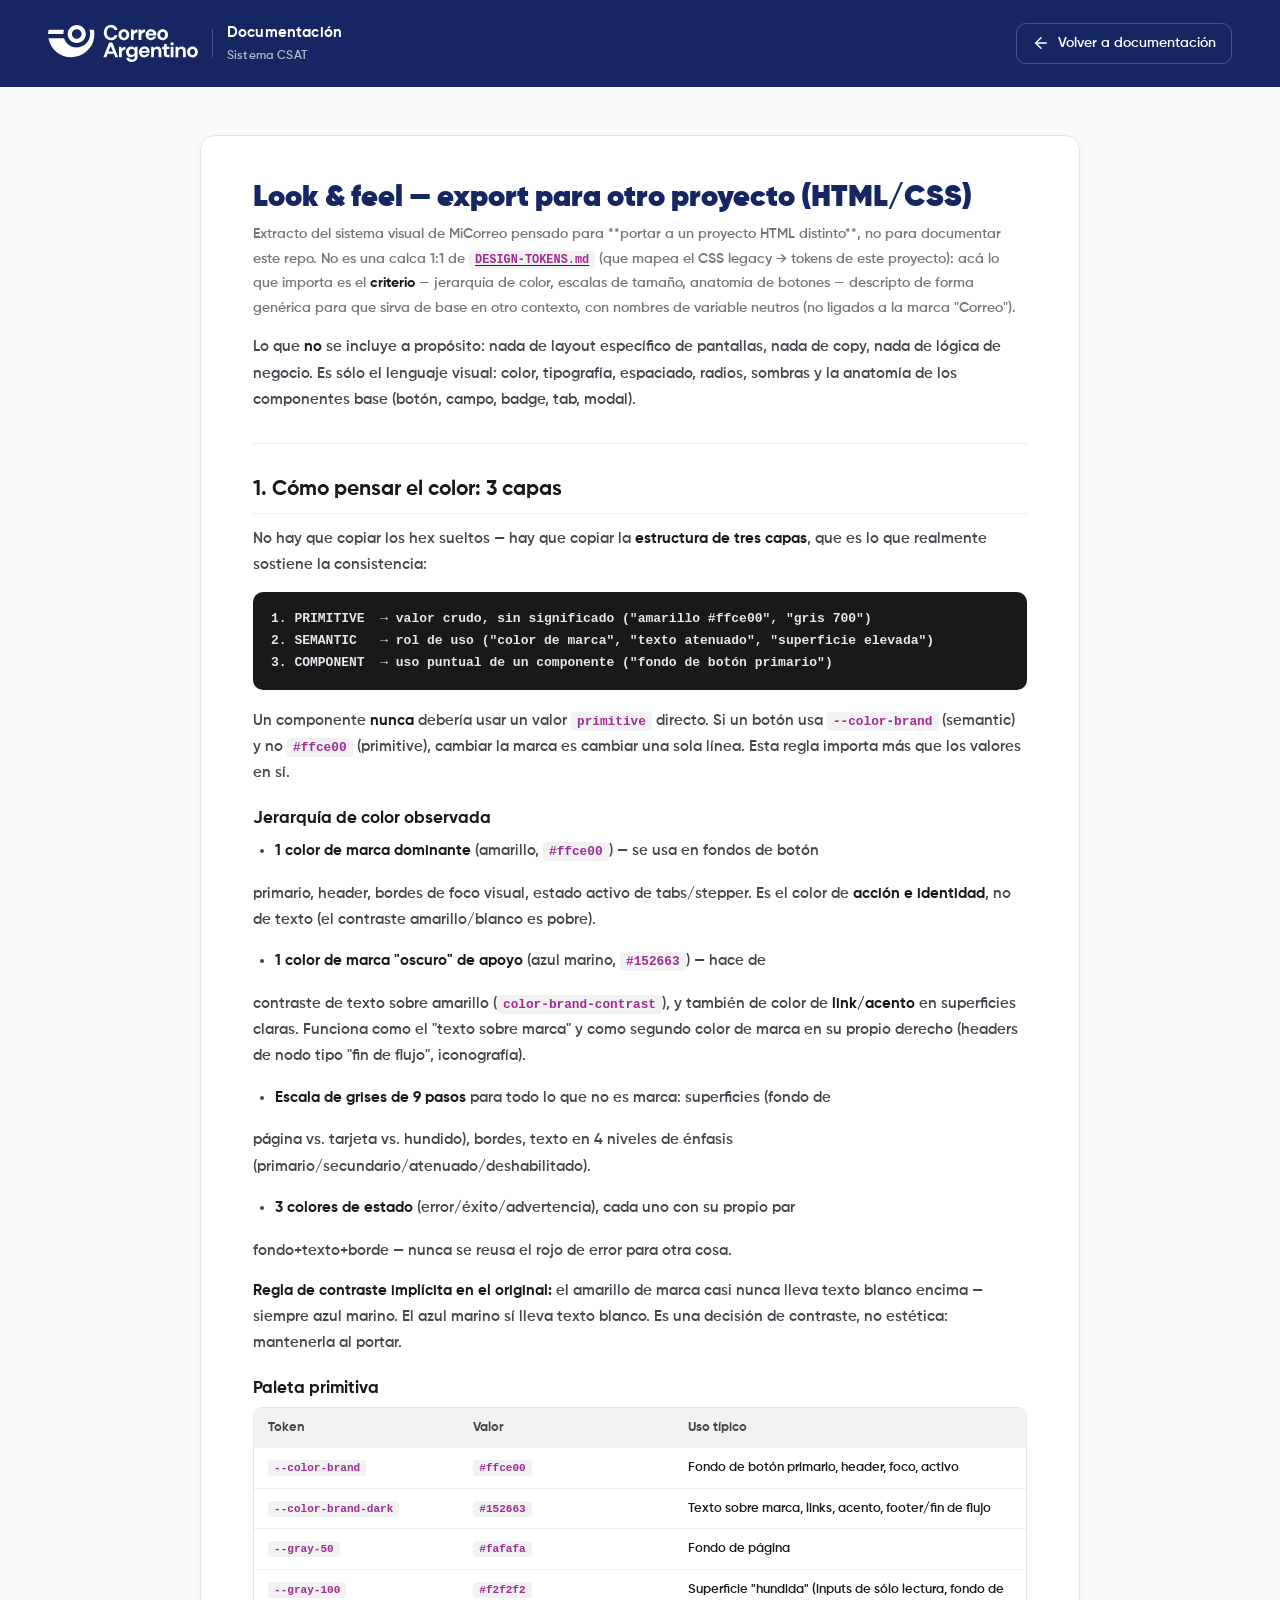
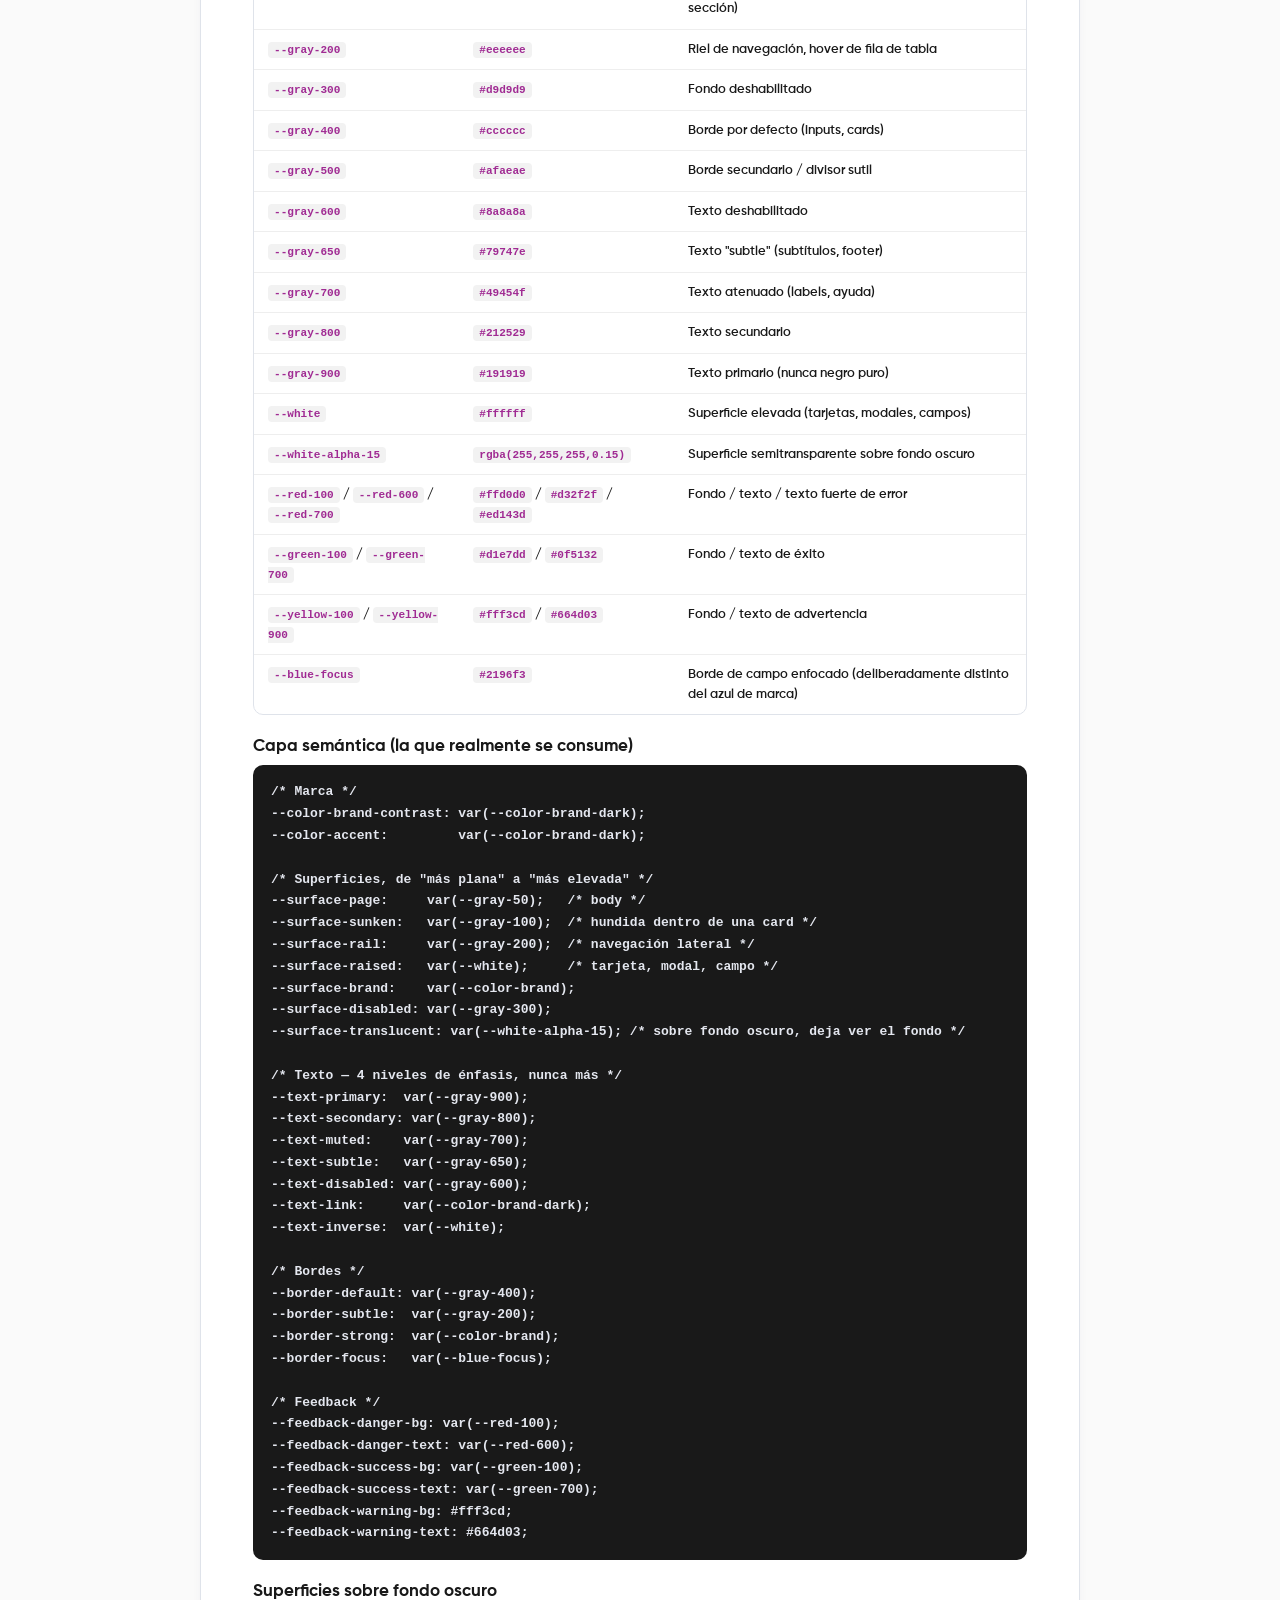
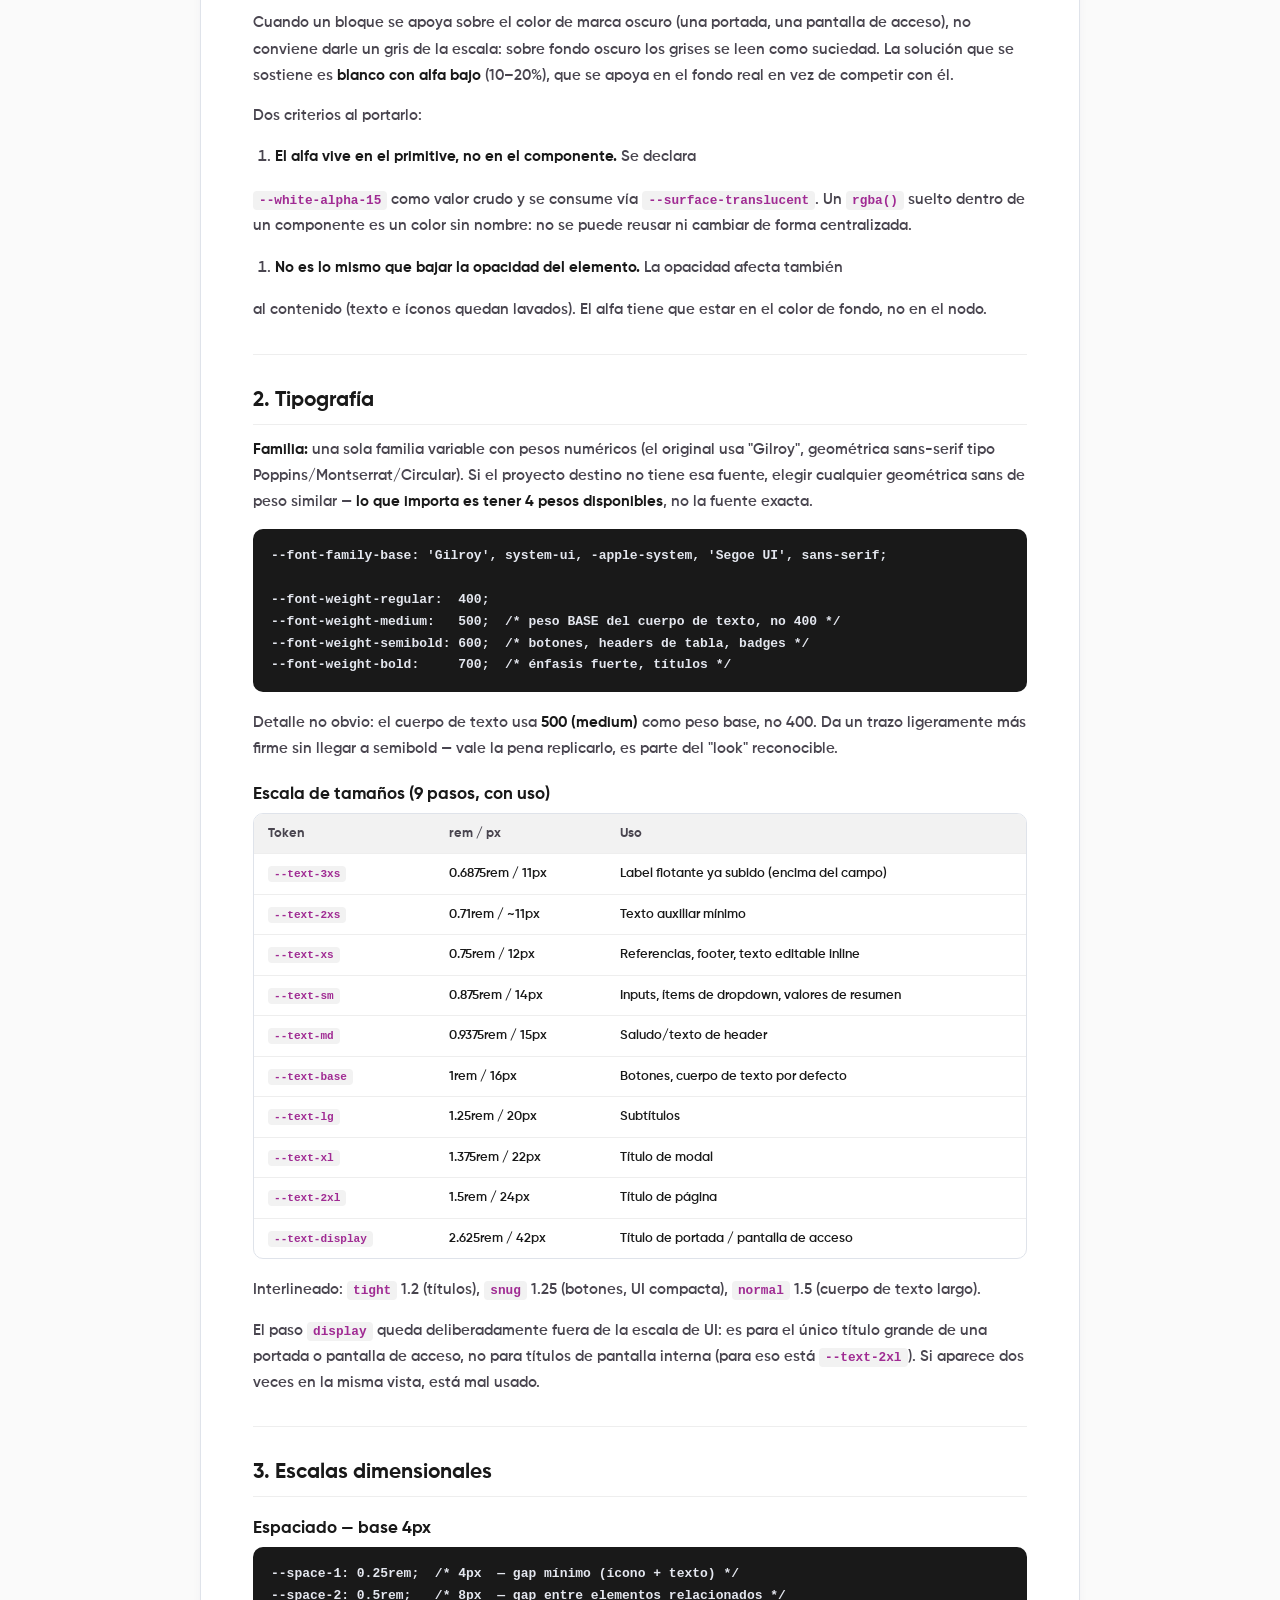
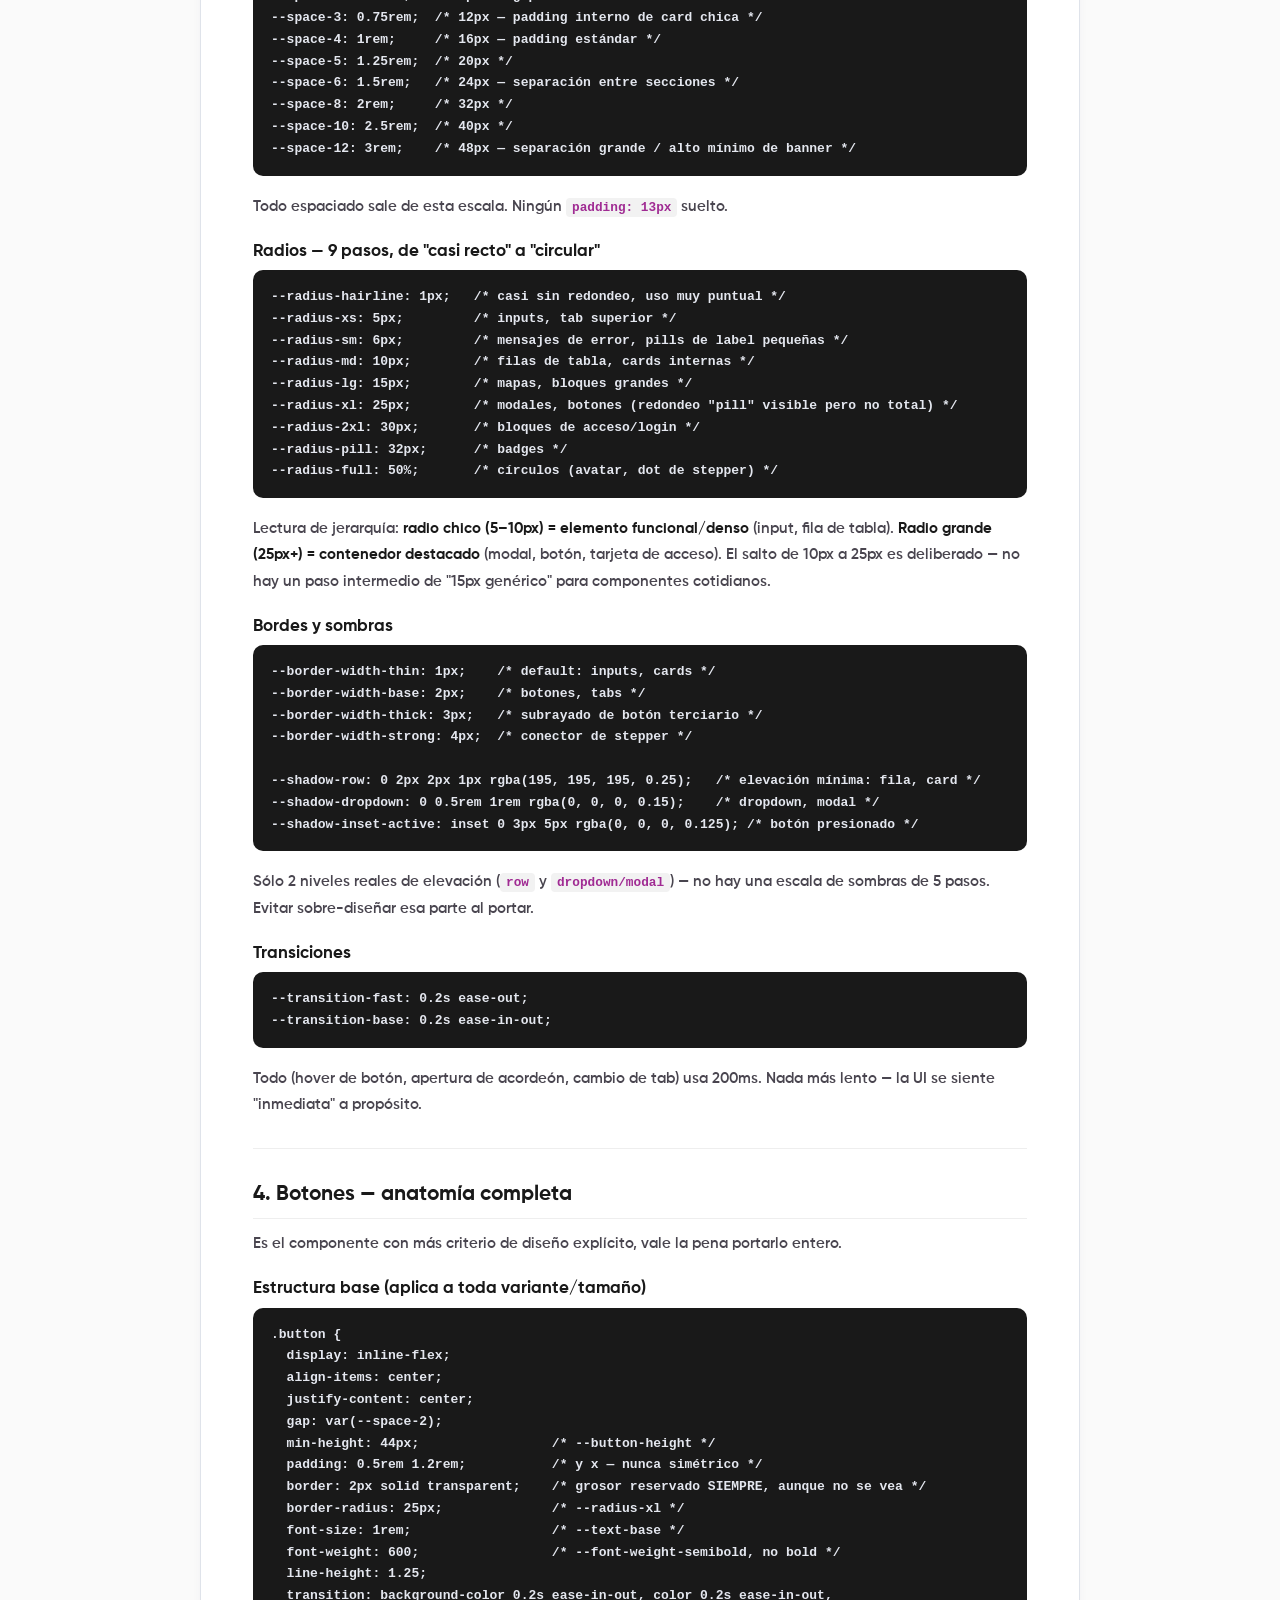
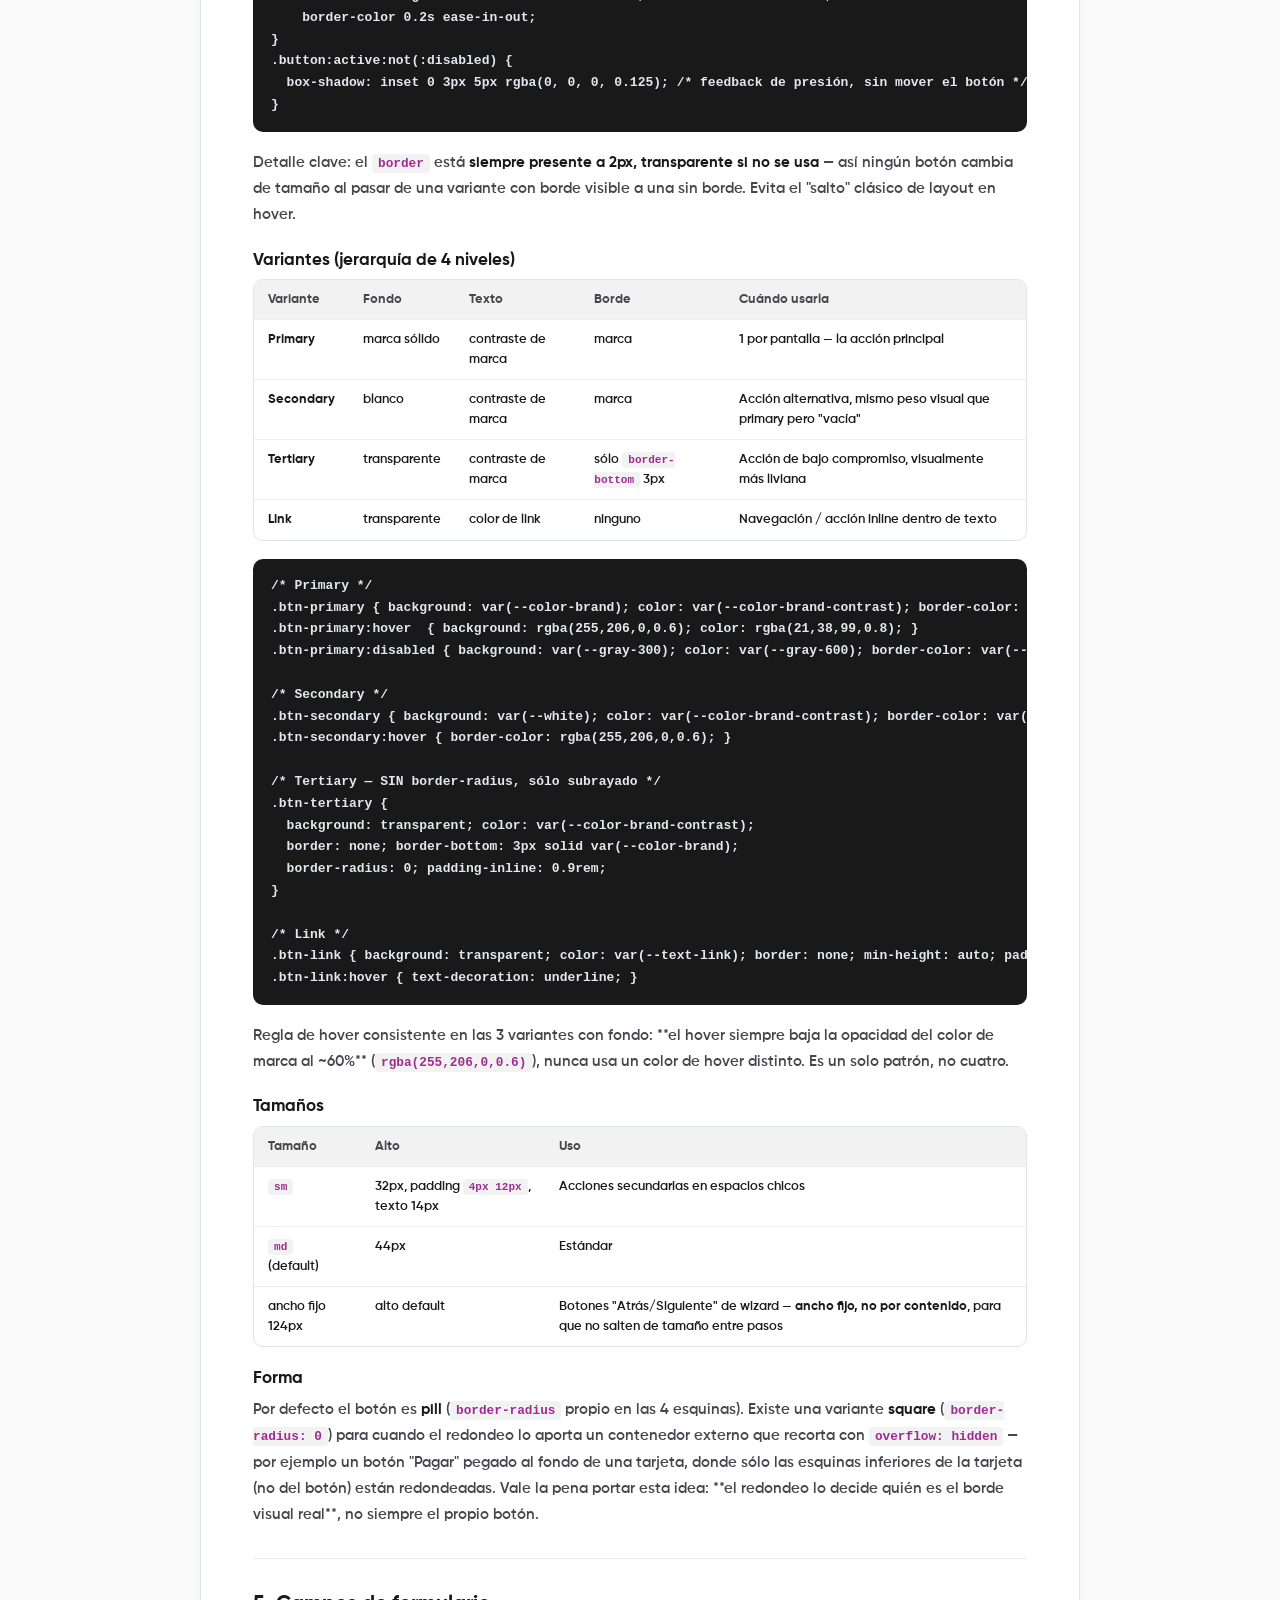
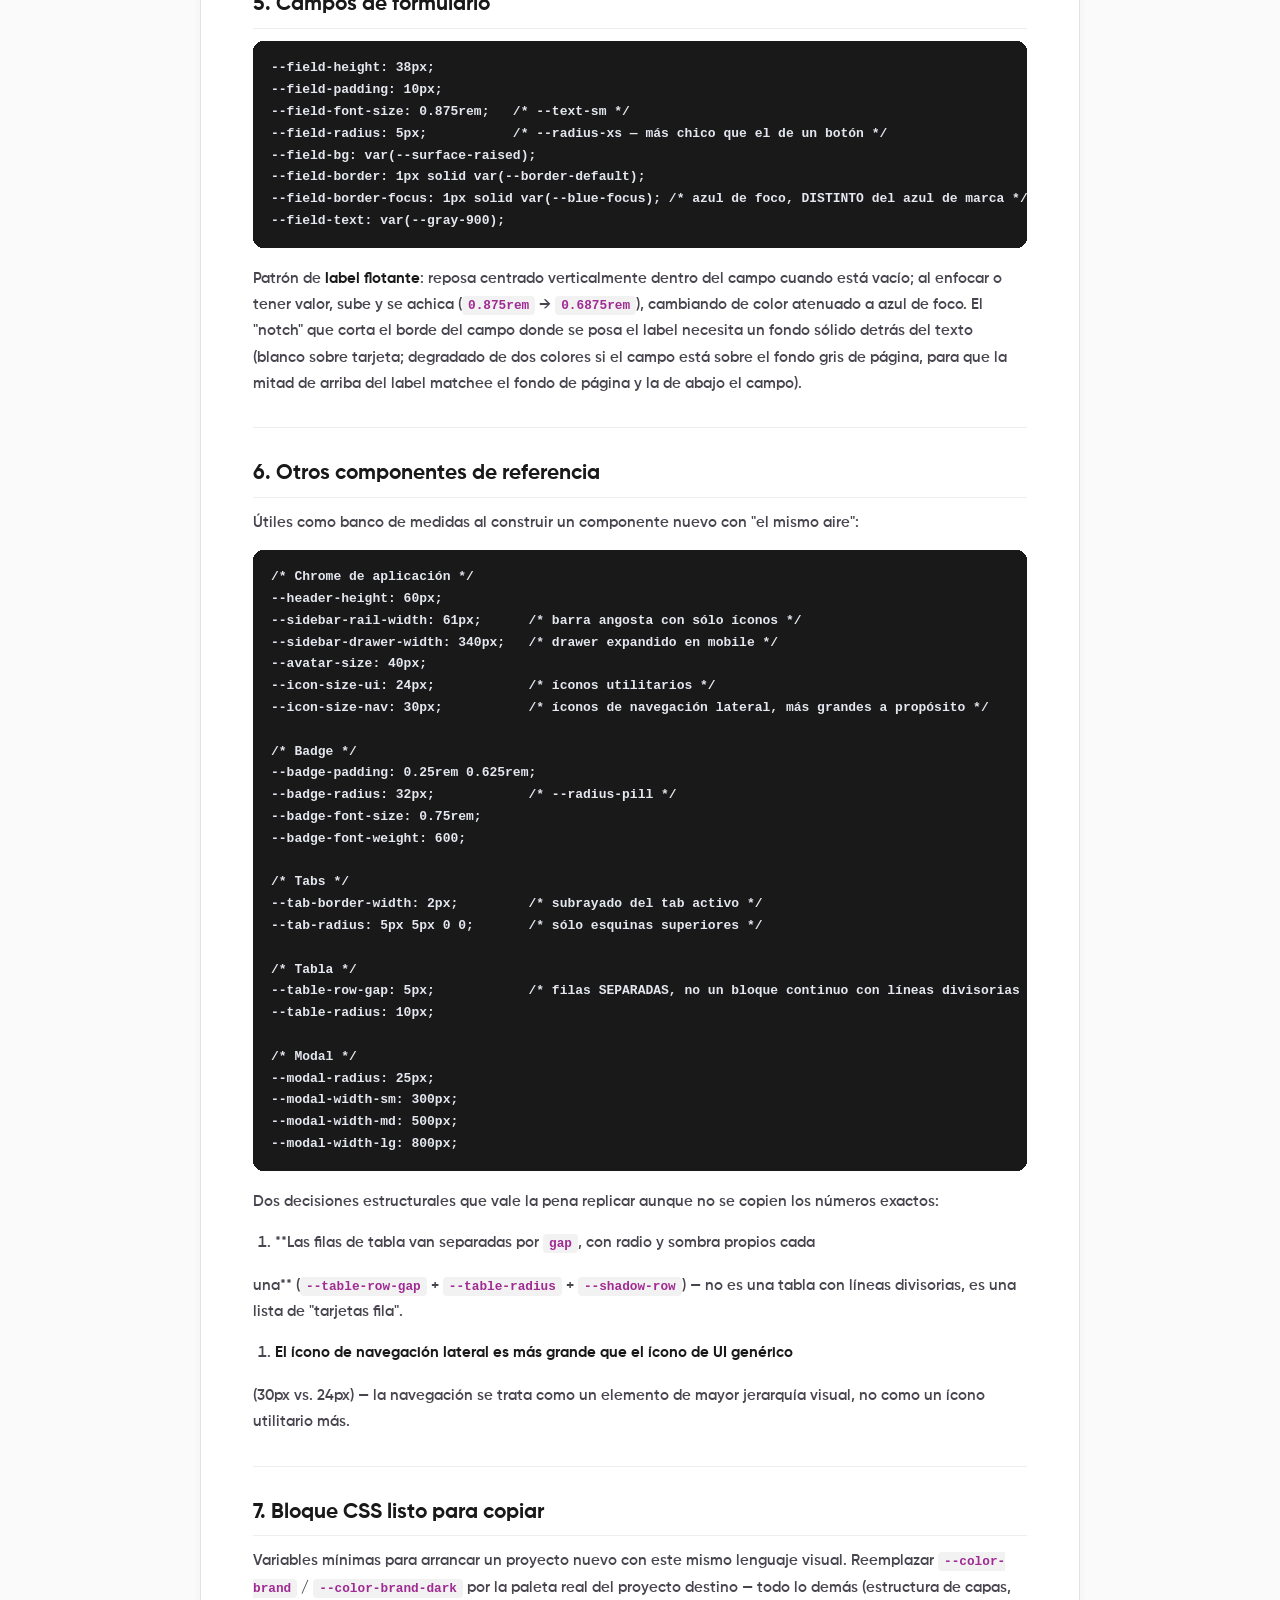
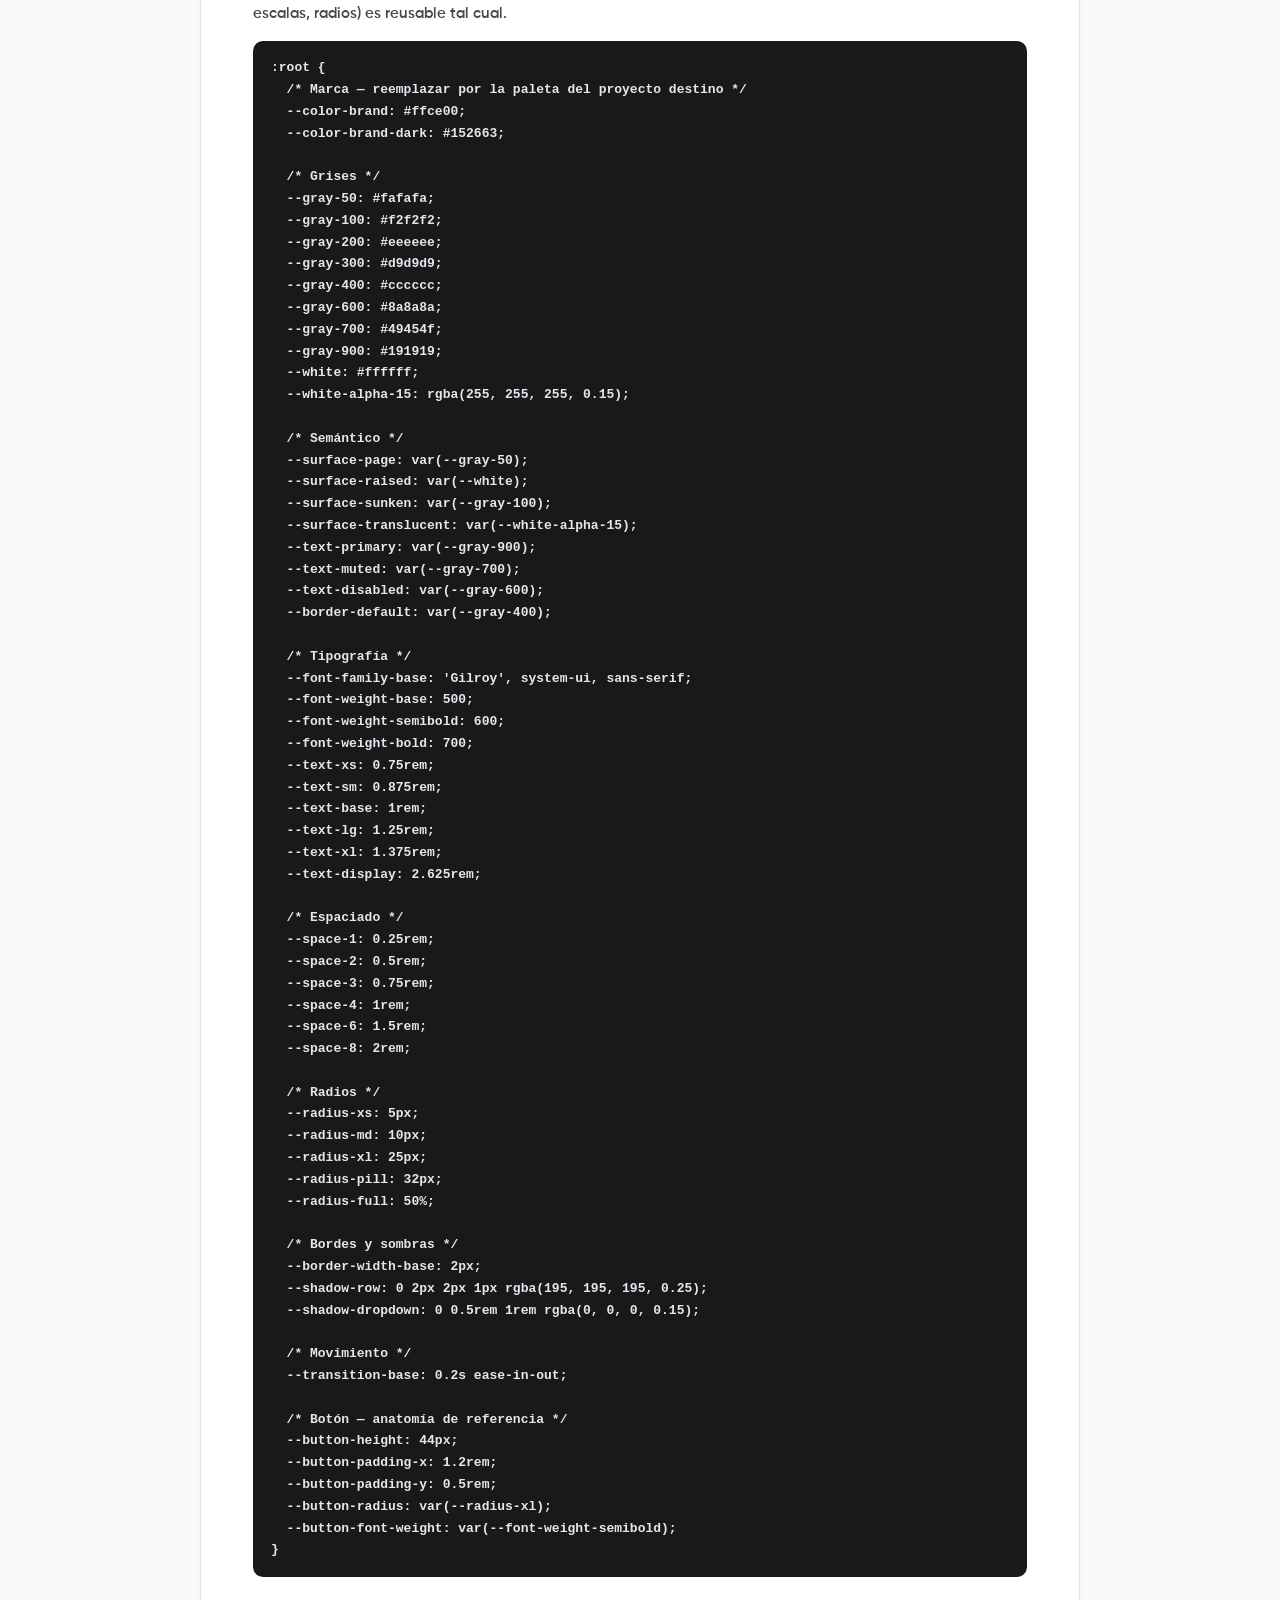
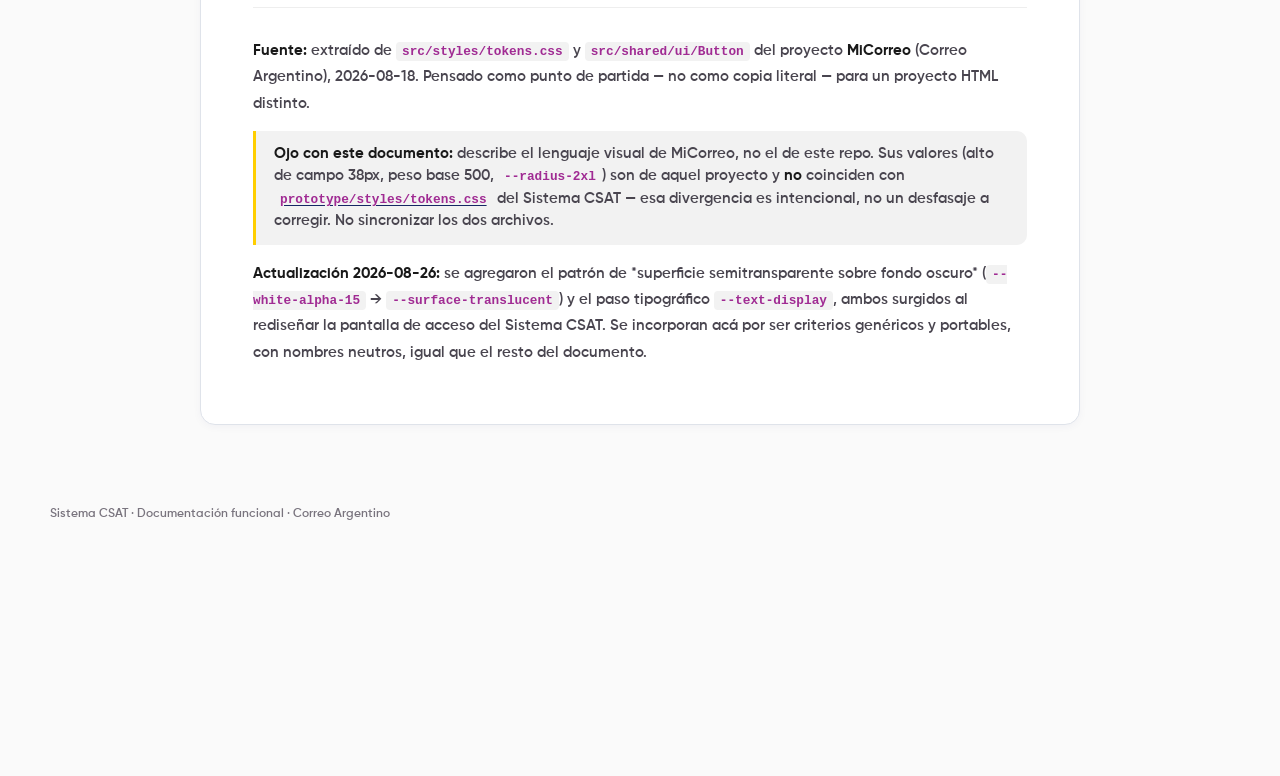
<file: hub/docs/LOOK-AND-FEEL-EXPORT.html>
<!DOCTYPE html>
<html lang="es">
<head>
<meta charset="UTF-8" />
<meta name="viewport" content="width=device-width, initial-scale=1.0" />
<title>Look & feel — export para otro proyecto (HTML/CSS) · Documentación CSAT</title>
<link rel="stylesheet" href="../../prototype/styles/tokens.css" />
<link rel="stylesheet" href="../../prototype/styles/global.css" />
<link rel="stylesheet" href="../hub.css" />
<link rel="stylesheet" href="../doc.css" />
</head>
<body class="hub-body">

  <header class="hub-header">
    <div class="hub-header__brand">
      <img src="../../assets/logo correo argentino.svg" alt="Correo Argentino" />
      <div class="hub-header__divider"></div>
      <div class="hub-header__title">Documentación<small>Sistema CSAT</small></div>
    </div>
    <a class="hub-header__back" href="../documentacion.html">
      <svg class="lucide-icon" xmlns="http://www.w3.org/2000/svg" viewBox="0 0 24 24" fill="none" stroke="currentColor" stroke-width="2" stroke-linecap="round" stroke-linejoin="round"><path d="M5 12h14"/><path d="m12 5 7 7-7 7"/></svg>
      Volver a documentación
    </a>
  </header>

  <main class="hub-main doc-main">
    <article class="hub-panel doc-article">
<h1>Look &amp; feel — export para otro proyecto (HTML/CSS)</h1><p>Extracto del sistema visual de MiCorreo pensado para **portar a un proyecto HTML distinto**, no para documentar este repo. No es una calca 1:1 de <a href="DESIGN-TOKENS.md"><code>DESIGN-TOKENS.md</code></a> (que mapea el CSS legacy → tokens de <em>este</em> proyecto): acá lo que importa es el <strong>criterio</strong> — jerarquía de color, escalas de tamaño, anatomía de botones — descripto de forma genérica para que sirva de base en otro contexto, con nombres de variable neutros (no ligados a la marca "Correo").</p><p>Lo que <strong>no</strong> se incluye a propósito: nada de layout específico de pantallas, nada de copy, nada de lógica de negocio. Es sólo el lenguaje visual: color, tipografía, espaciado, radios, sombras y la anatomía de los componentes base (botón, campo, badge, tab, modal).</p><hr/><h2>1. Cómo pensar el color: 3 capas</h2><p>No hay que copiar los hex sueltos — hay que copiar la <strong>estructura de tres capas</strong>, que es lo que realmente sostiene la consistencia:</p><pre class="doc-code"><code class="lang-txt">1. PRIMITIVE  → valor crudo, sin significado ("amarillo #ffce00", "gris 700")
2. SEMANTIC   → rol de uso ("color de marca", "texto atenuado", "superficie elevada")
3. COMPONENT  → uso puntual de un componente ("fondo de botón primario")</code></pre><p>Un componente <strong>nunca</strong> debería usar un valor <code>primitive</code> directo. Si un botón usa <code>--color-brand</code> (semantic) y no <code>#ffce00</code> (primitive), cambiar la marca es cambiar una sola línea. Esta regla importa más que los valores en sí.</p><h3>Jerarquía de color observada</h3><ul><li><strong>1 color de marca dominante</strong> (amarillo, <code>#ffce00</code>) — se usa en fondos de botón</li></ul><p>  primario, header, bordes de foco visual, estado activo de tabs/stepper. Es el color   de <strong>acción e identidad</strong>, no de texto (el contraste amarillo/blanco es pobre).</p><ul><li><strong>1 color de marca "oscuro" de apoyo</strong> (azul marino, <code>#152663</code>) — hace de</li></ul><p>  contraste de texto sobre amarillo (<code>color-brand-contrast</code>), y también de color de   <strong>link/acento</strong> en superficies claras. Funciona como el "texto sobre marca" y como   segundo color de marca en su propio derecho (headers de nodo tipo "fin de flujo",   iconografía).</p><ul><li><strong>Escala de grises de 9 pasos</strong> para todo lo que no es marca: superficies (fondo de</li></ul><p>  página vs. tarjeta vs. hundido), bordes, texto en 4 niveles de énfasis   (primario/secundario/atenuado/deshabilitado).</p><ul><li><strong>3 colores de estado</strong> (error/éxito/advertencia), cada uno con su propio par</li></ul><p>  fondo+texto+borde — nunca se reusa el rojo de error para otra cosa.</p><p><strong>Regla de contraste implícita en el original:</strong> el amarillo de marca casi nunca lleva texto blanco encima — siempre azul marino. El azul marino sí lleva texto blanco. Es una decisión de contraste, no estética: mantenerla al portar.</p><h3>Paleta primitiva</h3><div class="doc-table-wrap"><table><thead><tr><th>Token</th><th>Valor</th><th>Uso típico</th></tr></thead><tbody><tr><td><code>--color-brand</code></td><td><code>#ffce00</code></td><td>Fondo de botón primario, header, foco, activo</td></tr><tr><td><code>--color-brand-dark</code></td><td><code>#152663</code></td><td>Texto sobre marca, links, acento, footer/fin de flujo</td></tr><tr><td><code>--gray-50</code></td><td><code>#fafafa</code></td><td>Fondo de página</td></tr><tr><td><code>--gray-100</code></td><td><code>#f2f2f2</code></td><td>Superficie "hundida" (inputs de sólo lectura, fondo de sección)</td></tr><tr><td><code>--gray-200</code></td><td><code>#eeeeee</code></td><td>Riel de navegación, hover de fila de tabla</td></tr><tr><td><code>--gray-300</code></td><td><code>#d9d9d9</code></td><td>Fondo deshabilitado</td></tr><tr><td><code>--gray-400</code></td><td><code>#cccccc</code></td><td>Borde por defecto (inputs, cards)</td></tr><tr><td><code>--gray-500</code></td><td><code>#afaeae</code></td><td>Borde secundario / divisor sutil</td></tr><tr><td><code>--gray-600</code></td><td><code>#8a8a8a</code></td><td>Texto deshabilitado</td></tr><tr><td><code>--gray-650</code></td><td><code>#79747e</code></td><td>Texto "subtle" (subtítulos, footer)</td></tr><tr><td><code>--gray-700</code></td><td><code>#49454f</code></td><td>Texto atenuado (labels, ayuda)</td></tr><tr><td><code>--gray-800</code></td><td><code>#212529</code></td><td>Texto secundario</td></tr><tr><td><code>--gray-900</code></td><td><code>#191919</code></td><td>Texto primario (nunca negro puro)</td></tr><tr><td><code>--white</code></td><td><code>#ffffff</code></td><td>Superficie elevada (tarjetas, modales, campos)</td></tr><tr><td><code>--white-alpha-15</code></td><td><code>rgba(255,255,255,0.15)</code></td><td>Superficie semitransparente sobre fondo oscuro</td></tr><tr><td><code>--red-100</code> / <code>--red-600</code> / <code>--red-700</code></td><td><code>#ffd0d0</code> / <code>#d32f2f</code> / <code>#ed143d</code></td><td>Fondo / texto / texto fuerte de error</td></tr><tr><td><code>--green-100</code> / <code>--green-700</code></td><td><code>#d1e7dd</code> / <code>#0f5132</code></td><td>Fondo / texto de éxito</td></tr><tr><td><code>--yellow-100</code> / <code>--yellow-900</code></td><td><code>#fff3cd</code> / <code>#664d03</code></td><td>Fondo / texto de advertencia</td></tr><tr><td><code>--blue-focus</code></td><td><code>#2196f3</code></td><td>Borde de campo enfocado (deliberadamente distinto del azul de marca)</td></tr></tbody></table></div><h3>Capa semántica (la que realmente se consume)</h3><pre class="doc-code"><code class="lang-css">/* Marca */
--color-brand-contrast: var(--color-brand-dark);
--color-accent:         var(--color-brand-dark);

/* Superficies, de "más plana" a "más elevada" */
--surface-page:     var(--gray-50);   /* body */
--surface-sunken:   var(--gray-100);  /* hundida dentro de una card */
--surface-rail:     var(--gray-200);  /* navegación lateral */
--surface-raised:   var(--white);     /* tarjeta, modal, campo */
--surface-brand:    var(--color-brand);
--surface-disabled: var(--gray-300);
--surface-translucent: var(--white-alpha-15); /* sobre fondo oscuro, deja ver el fondo */

/* Texto — 4 niveles de énfasis, nunca más */
--text-primary:  var(--gray-900);
--text-secondary: var(--gray-800);
--text-muted:    var(--gray-700);
--text-subtle:   var(--gray-650);
--text-disabled: var(--gray-600);
--text-link:     var(--color-brand-dark);
--text-inverse:  var(--white);

/* Bordes */
--border-default: var(--gray-400);
--border-subtle:  var(--gray-200);
--border-strong:  var(--color-brand);
--border-focus:   var(--blue-focus);

/* Feedback */
--feedback-danger-bg: var(--red-100);
--feedback-danger-text: var(--red-600);
--feedback-success-bg: var(--green-100);
--feedback-success-text: var(--green-700);
--feedback-warning-bg: #fff3cd;
--feedback-warning-text: #664d03;</code></pre><h3>Superficies sobre fondo oscuro</h3><p>Cuando un bloque se apoya sobre el color de marca oscuro (una portada, una pantalla de acceso), no conviene darle un gris de la escala: sobre fondo oscuro los grises se leen como suciedad. La solución que se sostiene es <strong>blanco con alfa bajo</strong> (10–20%), que se apoya en el fondo real en vez de competir con él.</p><p>Dos criterios al portarlo:</p><ol><li><strong>El alfa vive en el primitive, no en el componente.</strong> Se declara</li></ol><p>   <code>--white-alpha-15</code> como valor crudo y se consume vía <code>--surface-translucent</code>.    Un <code>rgba()</code> suelto dentro de un componente es un color sin nombre: no se puede    reusar ni cambiar de forma centralizada.</p><ol><li><strong>No es lo mismo que bajar la opacidad del elemento.</strong> La opacidad afecta también</li></ol><p>   al contenido (texto e íconos quedan lavados). El alfa tiene que estar en el color    de fondo, no en el nodo.</p><hr/><h2>2. Tipografía</h2><p><strong>Familia:</strong> una sola familia variable con pesos numéricos (el original usa "Gilroy", geométrica sans-serif tipo Poppins/Montserrat/Circular). Si el proyecto destino no tiene esa fuente, elegir cualquier geométrica sans de peso similar — <strong>lo que importa es tener 4 pesos disponibles</strong>, no la fuente exacta.</p><pre class="doc-code"><code class="lang-css">--font-family-base: 'Gilroy', system-ui, -apple-system, 'Segoe UI', sans-serif;

--font-weight-regular:  400;
--font-weight-medium:   500;  /* peso BASE del cuerpo de texto, no 400 */
--font-weight-semibold: 600;  /* botones, headers de tabla, badges */
--font-weight-bold:     700;  /* énfasis fuerte, títulos */</code></pre><p>Detalle no obvio: el cuerpo de texto usa <strong>500 (medium)</strong> como peso base, no 400. Da un trazo ligeramente más firme sin llegar a semibold — vale la pena replicarlo, es parte del "look" reconocible.</p><h3>Escala de tamaños (9 pasos, con uso)</h3><div class="doc-table-wrap"><table><thead><tr><th>Token</th><th>rem / px</th><th>Uso</th></tr></thead><tbody><tr><td><code>--text-3xs</code></td><td>0.6875rem / 11px</td><td>Label flotante ya subido (encima del campo)</td></tr><tr><td><code>--text-2xs</code></td><td>0.71rem / ~11px</td><td>Texto auxiliar mínimo</td></tr><tr><td><code>--text-xs</code></td><td>0.75rem / 12px</td><td>Referencias, footer, texto editable inline</td></tr><tr><td><code>--text-sm</code></td><td>0.875rem / 14px</td><td>Inputs, ítems de dropdown, valores de resumen</td></tr><tr><td><code>--text-md</code></td><td>0.9375rem / 15px</td><td>Saludo/texto de header</td></tr><tr><td><code>--text-base</code></td><td>1rem / 16px</td><td>Botones, cuerpo de texto por defecto</td></tr><tr><td><code>--text-lg</code></td><td>1.25rem / 20px</td><td>Subtítulos</td></tr><tr><td><code>--text-xl</code></td><td>1.375rem / 22px</td><td>Título de modal</td></tr><tr><td><code>--text-2xl</code></td><td>1.5rem / 24px</td><td>Título de página</td></tr><tr><td><code>--text-display</code></td><td>2.625rem / 42px</td><td>Título de portada / pantalla de acceso</td></tr></tbody></table></div><p>Interlineado: <code>tight</code> 1.2 (títulos), <code>snug</code> 1.25 (botones, UI compacta), <code>normal</code> 1.5 (cuerpo de texto largo).</p><p>El paso <code>display</code> queda deliberadamente fuera de la escala de UI: es para el único título grande de una portada o pantalla de acceso, no para títulos de pantalla interna (para eso está <code>--text-2xl</code>). Si aparece dos veces en la misma vista, está mal usado.</p><hr/><h2>3. Escalas dimensionales</h2><h3>Espaciado — base 4px</h3><pre class="doc-code"><code class="lang-css">--space-1: 0.25rem;  /* 4px  — gap mínimo (ícono + texto) */
--space-2: 0.5rem;   /* 8px  — gap entre elementos relacionados */
--space-3: 0.75rem;  /* 12px — padding interno de card chica */
--space-4: 1rem;     /* 16px — padding estándar */
--space-5: 1.25rem;  /* 20px */
--space-6: 1.5rem;   /* 24px — separación entre secciones */
--space-8: 2rem;     /* 32px */
--space-10: 2.5rem;  /* 40px */
--space-12: 3rem;    /* 48px — separación grande / alto mínimo de banner */</code></pre><p>Todo espaciado sale de esta escala. Ningún <code>padding: 13px</code> suelto.</p><h3>Radios — 9 pasos, de "casi recto" a "circular"</h3><pre class="doc-code"><code class="lang-css">--radius-hairline: 1px;   /* casi sin redondeo, uso muy puntual */
--radius-xs: 5px;         /* inputs, tab superior */
--radius-sm: 6px;         /* mensajes de error, pills de label pequeñas */
--radius-md: 10px;        /* filas de tabla, cards internas */
--radius-lg: 15px;        /* mapas, bloques grandes */
--radius-xl: 25px;        /* modales, botones (redondeo "pill" visible pero no total) */
--radius-2xl: 30px;       /* bloques de acceso/login */
--radius-pill: 32px;      /* badges */
--radius-full: 50%;       /* círculos (avatar, dot de stepper) */</code></pre><p>Lectura de jerarquía: <strong>radio chico (5–10px) = elemento funcional/denso</strong> (input, fila de tabla). <strong>Radio grande (25px+) = contenedor destacado</strong> (modal, botón, tarjeta de acceso). El salto de 10px a 25px es deliberado — no hay un paso intermedio de "15px genérico" para componentes cotidianos.</p><h3>Bordes y sombras</h3><pre class="doc-code"><code class="lang-css">--border-width-thin: 1px;    /* default: inputs, cards */
--border-width-base: 2px;    /* botones, tabs */
--border-width-thick: 3px;   /* subrayado de botón terciario */
--border-width-strong: 4px;  /* conector de stepper */

--shadow-row: 0 2px 2px 1px rgba(195, 195, 195, 0.25);   /* elevación mínima: fila, card */
--shadow-dropdown: 0 0.5rem 1rem rgba(0, 0, 0, 0.15);    /* dropdown, modal */
--shadow-inset-active: inset 0 3px 5px rgba(0, 0, 0, 0.125); /* botón presionado */</code></pre><p>Sólo 2 niveles reales de elevación (<code>row</code> y <code>dropdown/modal</code>) — no hay una escala de sombras de 5 pasos. Evitar sobre-diseñar esa parte al portar.</p><h3>Transiciones</h3><pre class="doc-code"><code class="lang-css">--transition-fast: 0.2s ease-out;
--transition-base: 0.2s ease-in-out;</code></pre><p>Todo (hover de botón, apertura de acordeón, cambio de tab) usa 200ms. Nada más lento — la UI se siente "inmediata" a propósito.</p><hr/><h2>4. Botones — anatomía completa</h2><p>Es el componente con más criterio de diseño explícito, vale la pena portarlo entero.</p><h3>Estructura base (aplica a toda variante/tamaño)</h3><pre class="doc-code"><code class="lang-css">.button {
  display: inline-flex;
  align-items: center;
  justify-content: center;
  gap: var(--space-2);
  min-height: 44px;                 /* --button-height */
  padding: 0.5rem 1.2rem;           /* y x — nunca simétrico */
  border: 2px solid transparent;    /* grosor reservado SIEMPRE, aunque no se vea */
  border-radius: 25px;              /* --radius-xl */
  font-size: 1rem;                  /* --text-base */
  font-weight: 600;                 /* --font-weight-semibold, no bold */
  line-height: 1.25;
  transition: background-color 0.2s ease-in-out, color 0.2s ease-in-out,
    border-color 0.2s ease-in-out;
}
.button:active:not(:disabled) {
  box-shadow: inset 0 3px 5px rgba(0, 0, 0, 0.125); /* feedback de presión, sin mover el botón */
}</code></pre><p>Detalle clave: el <code>border</code> está <strong>siempre presente a 2px, transparente si no se usa</strong> — así ningún botón cambia de tamaño al pasar de una variante con borde visible a una sin borde. Evita el "salto" clásico de layout en hover.</p><h3>Variantes (jerarquía de 4 niveles)</h3><div class="doc-table-wrap"><table><thead><tr><th>Variante</th><th>Fondo</th><th>Texto</th><th>Borde</th><th>Cuándo usarla</th></tr></thead><tbody><tr><td><strong>Primary</strong></td><td>marca sólido</td><td>contraste de marca</td><td>marca</td><td>1 por pantalla — la acción principal</td></tr><tr><td><strong>Secondary</strong></td><td>blanco</td><td>contraste de marca</td><td>marca</td><td>Acción alternativa, mismo peso visual que primary pero "vacía"</td></tr><tr><td><strong>Tertiary</strong></td><td>transparente</td><td>contraste de marca</td><td>sólo <code>border-bottom</code> 3px</td><td>Acción de bajo compromiso, visualmente más liviana</td></tr><tr><td><strong>Link</strong></td><td>transparente</td><td>color de link</td><td>ninguno</td><td>Navegación / acción inline dentro de texto</td></tr></tbody></table></div><pre class="doc-code"><code class="lang-css">/* Primary */
.btn-primary { background: var(--color-brand); color: var(--color-brand-contrast); border-color: var(--color-brand); }
.btn-primary:hover  { background: rgba(255,206,0,0.6); color: rgba(21,38,99,0.8); }
.btn-primary:disabled { background: var(--gray-300); color: var(--gray-600); border-color: var(--gray-300); }

/* Secondary */
.btn-secondary { background: var(--white); color: var(--color-brand-contrast); border-color: var(--color-brand); }
.btn-secondary:hover { border-color: rgba(255,206,0,0.6); }

/* Tertiary — SIN border-radius, sólo subrayado */
.btn-tertiary {
  background: transparent; color: var(--color-brand-contrast);
  border: none; border-bottom: 3px solid var(--color-brand);
  border-radius: 0; padding-inline: 0.9rem;
}

/* Link */
.btn-link { background: transparent; color: var(--text-link); border: none; min-height: auto; padding: 0 0.7rem; }
.btn-link:hover { text-decoration: underline; }</code></pre><p>Regla de hover consistente en las 3 variantes con fondo: **el hover siempre baja la opacidad del color de marca al ~60%** (<code>rgba(255,206,0,0.6)</code>), nunca usa un color de hover distinto. Es un solo patrón, no cuatro.</p><h3>Tamaños</h3><div class="doc-table-wrap"><table><thead><tr><th>Tamaño</th><th>Alto</th><th>Uso</th></tr></thead><tbody><tr><td><code>sm</code></td><td>32px, padding <code>4px 12px</code>, texto 14px</td><td>Acciones secundarias en espacios chicos</td></tr><tr><td><code>md</code> (default)</td><td>44px</td><td>Estándar</td></tr><tr><td>ancho fijo 124px</td><td>alto default</td><td>Botones "Atrás/Siguiente" de wizard — <strong>ancho fijo, no por contenido</strong>, para que no salten de tamaño entre pasos</td></tr></tbody></table></div><h3>Forma</h3><p>Por defecto el botón es <strong>pill</strong> (<code>border-radius</code> propio en las 4 esquinas). Existe una variante <strong>square</strong> (<code>border-radius: 0</code>) para cuando el redondeo lo aporta un contenedor externo que recorta con <code>overflow: hidden</code> — por ejemplo un botón "Pagar" pegado al fondo de una tarjeta, donde sólo las esquinas inferiores de la tarjeta (no del botón) están redondeadas. Vale la pena portar esta idea: **el redondeo lo decide quién es el borde visual real**, no siempre el propio botón.</p><hr/><h2>5. Campos de formulario</h2><pre class="doc-code"><code class="lang-css">--field-height: 38px;
--field-padding: 10px;
--field-font-size: 0.875rem;   /* --text-sm */
--field-radius: 5px;           /* --radius-xs — más chico que el de un botón */
--field-bg: var(--surface-raised);
--field-border: 1px solid var(--border-default);
--field-border-focus: 1px solid var(--blue-focus); /* azul de foco, DISTINTO del azul de marca */
--field-text: var(--gray-900);</code></pre><p>Patrón de <strong>label flotante</strong>: reposa centrado verticalmente dentro del campo cuando está vacío; al enfocar o tener valor, sube y se achica (<code>0.875rem</code> → <code>0.6875rem</code>), cambiando de color atenuado a azul de foco. El "notch" que corta el borde del campo donde se posa el label necesita un fondo sólido detrás del texto (blanco sobre tarjeta; degradado de dos colores si el campo está sobre el fondo gris de página, para que la mitad de arriba del label matchee el fondo de página y la de abajo el campo).</p><hr/><h2>6. Otros componentes de referencia</h2><p>Útiles como banco de medidas al construir un componente nuevo con "el mismo aire":</p><pre class="doc-code"><code class="lang-css">/* Chrome de aplicación */
--header-height: 60px;
--sidebar-rail-width: 61px;      /* barra angosta con sólo íconos */
--sidebar-drawer-width: 340px;   /* drawer expandido en mobile */
--avatar-size: 40px;
--icon-size-ui: 24px;            /* íconos utilitarios */
--icon-size-nav: 30px;           /* íconos de navegación lateral, más grandes a propósito */

/* Badge */
--badge-padding: 0.25rem 0.625rem;
--badge-radius: 32px;            /* --radius-pill */
--badge-font-size: 0.75rem;
--badge-font-weight: 600;

/* Tabs */
--tab-border-width: 2px;         /* subrayado del tab activo */
--tab-radius: 5px 5px 0 0;       /* sólo esquinas superiores */

/* Tabla */
--table-row-gap: 5px;            /* filas SEPARADAS, no un bloque continuo con líneas divisorias */
--table-radius: 10px;

/* Modal */
--modal-radius: 25px;
--modal-width-sm: 300px;
--modal-width-md: 500px;
--modal-width-lg: 800px;</code></pre><p>Dos decisiones estructurales que vale la pena replicar aunque no se copien los números exactos:</p><ol><li>**Las filas de tabla van separadas por <code>gap</code>, con radio y sombra propios cada</li></ol><p>   una** (<code>--table-row-gap</code> + <code>--table-radius</code> + <code>--shadow-row</code>) — no es una tabla    con líneas divisorias, es una lista de "tarjetas fila".</p><ol><li><strong>El ícono de navegación lateral es más grande que el ícono de UI genérico</strong></li></ol><p>   (30px vs. 24px) — la navegación se trata como un elemento de mayor jerarquía    visual, no como un ícono utilitario más.</p><hr/><h2>7. Bloque CSS listo para copiar</h2><p>Variables mínimas para arrancar un proyecto nuevo con este mismo lenguaje visual. Reemplazar <code>--color-brand</code> / <code>--color-brand-dark</code> por la paleta real del proyecto destino — todo lo demás (estructura de capas, escalas, radios) es reusable tal cual.</p><pre class="doc-code"><code class="lang-css">:root {
  /* Marca — reemplazar por la paleta del proyecto destino */
  --color-brand: #ffce00;
  --color-brand-dark: #152663;

  /* Grises */
  --gray-50: #fafafa;
  --gray-100: #f2f2f2;
  --gray-200: #eeeeee;
  --gray-300: #d9d9d9;
  --gray-400: #cccccc;
  --gray-600: #8a8a8a;
  --gray-700: #49454f;
  --gray-900: #191919;
  --white: #ffffff;
  --white-alpha-15: rgba(255, 255, 255, 0.15);

  /* Semántico */
  --surface-page: var(--gray-50);
  --surface-raised: var(--white);
  --surface-sunken: var(--gray-100);
  --surface-translucent: var(--white-alpha-15);
  --text-primary: var(--gray-900);
  --text-muted: var(--gray-700);
  --text-disabled: var(--gray-600);
  --border-default: var(--gray-400);

  /* Tipografía */
  --font-family-base: 'Gilroy', system-ui, sans-serif;
  --font-weight-base: 500;
  --font-weight-semibold: 600;
  --font-weight-bold: 700;
  --text-xs: 0.75rem;
  --text-sm: 0.875rem;
  --text-base: 1rem;
  --text-lg: 1.25rem;
  --text-xl: 1.375rem;
  --text-display: 2.625rem;

  /* Espaciado */
  --space-1: 0.25rem;
  --space-2: 0.5rem;
  --space-3: 0.75rem;
  --space-4: 1rem;
  --space-6: 1.5rem;
  --space-8: 2rem;

  /* Radios */
  --radius-xs: 5px;
  --radius-md: 10px;
  --radius-xl: 25px;
  --radius-pill: 32px;
  --radius-full: 50%;

  /* Bordes y sombras */
  --border-width-base: 2px;
  --shadow-row: 0 2px 2px 1px rgba(195, 195, 195, 0.25);
  --shadow-dropdown: 0 0.5rem 1rem rgba(0, 0, 0, 0.15);

  /* Movimiento */
  --transition-base: 0.2s ease-in-out;

  /* Botón — anatomía de referencia */
  --button-height: 44px;
  --button-padding-x: 1.2rem;
  --button-padding-y: 0.5rem;
  --button-radius: var(--radius-xl);
  --button-font-weight: var(--font-weight-semibold);
}</code></pre><hr/><p><strong>Fuente:</strong> extraído de <code>src/styles/tokens.css</code> y <code>src/shared/ui/Button</code> del proyecto <strong>MiCorreo</strong> (Correo Argentino), 2026-08-18. Pensado como punto de partida — no como copia literal — para un proyecto HTML distinto.</p><blockquote><strong>Ojo con este documento:</strong> describe el lenguaje visual de <em>MiCorreo</em>, no el de este repo. Sus valores (alto de campo 38px, peso base 500, <code>--radius-2xl</code>) son de aquel proyecto y <strong>no</strong> coinciden con <a href="../prototype/styles/tokens.css"><code>prototype/styles/tokens.css</code></a> del Sistema CSAT — esa divergencia es intencional, no un desfasaje a corregir. No sincronizar los dos archivos.</blockquote><p><strong>Actualización 2026-08-26:</strong> se agregaron el patrón de *superficie semitransparente sobre fondo oscuro* (<code>--white-alpha-15</code> → <code>--surface-translucent</code>) y el paso tipográfico <code>--text-display</code>, ambos surgidos al rediseñar la pantalla de acceso del Sistema CSAT. Se incorporan acá por ser criterios genéricos y portables, con nombres neutros, igual que el resto del documento.</p>
    </article>
  </main>

  <footer class="hub-footer">Sistema CSAT · Documentación funcional · Correo Argentino</footer>

</body>
</html>
</file>
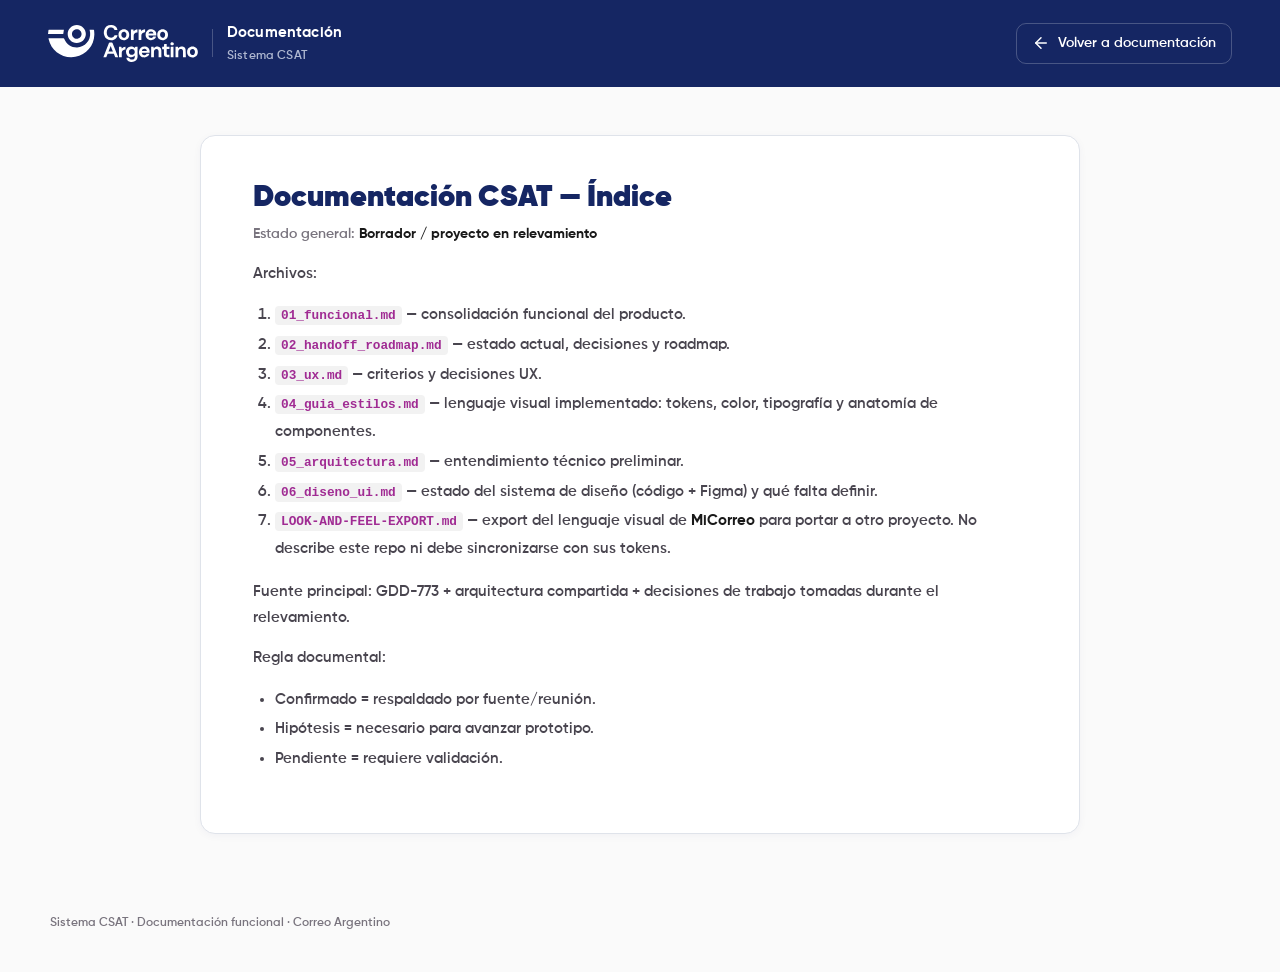
<file: hub/docs/README.html>
<!DOCTYPE html>
<html lang="es">
<head>
<meta charset="UTF-8" />
<meta name="viewport" content="width=device-width, initial-scale=1.0" />
<title>Documentación CSAT — Índice · Documentación CSAT</title>
<link rel="stylesheet" href="../../prototype/styles/tokens.css" />
<link rel="stylesheet" href="../../prototype/styles/global.css" />
<link rel="stylesheet" href="../hub.css" />
<link rel="stylesheet" href="../doc.css" />
</head>
<body class="hub-body">

  <header class="hub-header">
    <div class="hub-header__brand">
      <img src="../../assets/logo correo argentino.svg" alt="Correo Argentino" />
      <div class="hub-header__divider"></div>
      <div class="hub-header__title">Documentación<small>Sistema CSAT</small></div>
    </div>
    <a class="hub-header__back" href="../documentacion.html">
      <svg class="lucide-icon" xmlns="http://www.w3.org/2000/svg" viewBox="0 0 24 24" fill="none" stroke="currentColor" stroke-width="2" stroke-linecap="round" stroke-linejoin="round"><path d="M5 12h14"/><path d="m12 5 7 7-7 7"/></svg>
      Volver a documentación
    </a>
  </header>

  <main class="hub-main doc-main">
    <article class="hub-panel doc-article">
<h1>Documentación CSAT — Índice</h1><p>Estado general: <strong>Borrador / proyecto en relevamiento</strong></p><p>Archivos:</p><ol><li><code>01_funcional.md</code> — consolidación funcional del producto.</li><li><code>02_handoff_roadmap.md</code> — estado actual, decisiones y roadmap.</li><li><code>03_ux.md</code> — criterios y decisiones UX.</li><li><code>04_guia_estilos.md</code> — lenguaje visual implementado: tokens, color, tipografía y anatomía de componentes.</li><li><code>05_arquitectura.md</code> — entendimiento técnico preliminar.</li><li><code>06_diseno_ui.md</code> — estado del sistema de diseño (código + Figma) y qué falta definir.</li><li><code>LOOK-AND-FEEL-EXPORT.md</code> — export del lenguaje visual de <strong>MiCorreo</strong> para portar a otro proyecto. No describe este repo ni debe sincronizarse con sus tokens.</li></ol><p>Fuente principal: GDD-773 + arquitectura compartida + decisiones de trabajo tomadas durante el relevamiento.</p><p>Regla documental:</p><ul><li>Confirmado = respaldado por fuente/reunión.</li><li>Hipótesis = necesario para avanzar prototipo.</li><li>Pendiente = requiere validación.</li></ul>
    </article>
  </main>

  <footer class="hub-footer">Sistema CSAT · Documentación funcional · Correo Argentino</footer>

</body>
</html>
</file>
<file: prototype/styles/tokens.css>
:root {
  --global-bg: #fafafa;
  --color-brand: #ffce00;
  --color-brand-hover: #eabb00;
  --color-brand-dark: #152663;
  --color-brand-dark-soft: #22346f;
  --color-brand-dark-hover: #263b7f;
  --color-focus: #2196f3;
  --color-success: #10b981;
  --color-info-bg: #fffaf0;
  --color-info-border: #f6cf55;
  --amber-900: #9a3f0a;
  --color-info-text: var(--amber-900);
  --color-warning-text: var(--amber-900);
  --gray-50: #fafafa;
  --gray-100: #f2f2f2;
  --gray-200: #eeeeee;
  --gray-300: #d9d9d9;
  --gray-400: #cccccc;
  --gray-500: #afaeae;
  --gray-600: #8a8a8a;
  --gray-650: #79747e;
  --gray-700: #49454f;
  --gray-800: #212529;
  --gray-900: #191919;
  --white: #ffffff;
  /* Blanco al 15%: superficie semitransparente sobre fondos oscuros. */
  --white-alpha-15: rgba(255, 255, 255, .15);
  --text-base: #111827;
  --text-caption: #566174;
  --surface-page: var(--global-bg);
  --surface-raised: var(--white);
  --surface-sunken: var(--gray-100);
  --surface-rail: var(--gray-200);
  /* Superficie que deja ver el fondo oscuro detrás (chips del login). */
  --surface-translucent: var(--white-alpha-15);
  --text-on-dark: var(--white);
  --text-primary: var(--gray-900);
  --text-secondary: var(--gray-800);
  --text-muted: var(--gray-700);
  --text-subtle: var(--gray-650);
  --text-disabled: var(--gray-600);
  --border-default: var(--gray-400);
  --border-subtle: var(--gray-200);
  --border-card: #dfe3ea;
  --border-hover: #cbd1dd;
  --filter-chip-bg: var(--white);
  --filter-chip-bg-hover: #f6f8ff;
  --filter-chip-border: var(--gray-300);
  --filter-chip-border-active: #2757d7;
  --filter-chip-focus-ring: rgba(39, 87, 215, .2);
  --blue-50: #eef2ff;
  --color-hover-soft: var(--blue-50);
  --status-bg: var(--blue-50);
  --status-text: #2563d9;
  --table-header-bg: #f1f3f6;
  --table-header-text: #4d586b;
  --table-row-hover: #fafbfc;
  --font-family-base: "Gilroy", system-ui, -apple-system, "Segoe UI", sans-serif;
  --font-weight-min: 600;
  --font-weight-bold: 700;
  --font-size-sm: .8125rem;
  --font-size-base: .875rem;
  --font-size-lg: 1rem;
  --font-size-display: 2.625rem;
  --space-1: .25rem;
  --space-2: .5rem;
  --space-3: .75rem;
  --space-4: 1rem;
  --space-5: 1.25rem;
  --space-6: 1.5rem;
  --space-8: 2rem;
  --space-10: 2.5rem;
  --space-12: 3rem;
  --radius-xs: 5px;
  --radius-sm: 6px;
  --radius-md: 10px;
  --radius-lg: 15px;
  --radius-xl: 25px;
  --radius-pill: 32px;
  --shadow-row: 0 2px 2px 1px rgba(195, 195, 195, .25);
  --shadow-dropdown: 0 .5rem 1rem rgba(0, 0, 0, .15);
  --shadow-card: 0 2px 8px rgba(21, 38, 99, .04);
  --sidebar-width: 240px;
  --sidebar-width-collapsed: 76px;
  --sidebar-bg: #f1f2f4;
  --sidebar-border: #e4e6ea;
  --sidebar-item-hover: #e4e6ea;
  --topbar-height: 72px;
  --transition-base: .2s ease-in-out;
  --transition-nav: .26s cubic-bezier(.4, 0, .2, 1);
}
</file>
<file: prototype/styles/global.css>
@font-face{font-family:"Gilroy";src:url("../assets/fonts/Gilroy-SemiBold.ttf") format("truetype");font-weight:600;font-display:swap}
@font-face{font-family:"Gilroy";src:url("../assets/fonts/Gilroy-Bold.ttf") format("truetype");font-weight:700;font-display:swap}
@font-face{font-family:"Gilroy";src:url("../assets/fonts/Gilroy-Heavy.ttf") format("truetype");font-weight:800 900;font-display:swap}
html{background:var(--global-bg)}
body{margin:0;font-family:var(--font-family-base);font-weight:var(--font-weight-min);font-synthesis:none;-webkit-font-smoothing:antialiased;-moz-osx-font-smoothing:grayscale;text-rendering:optimizeLegibility;color:var(--text-base);background:var(--global-bg);font-size:14px;line-height:1.5}
button,input,select,textarea{font-family:inherit;font-weight:var(--font-weight-min)}
h1,h2,h3,p{margin-top:0}
h1,h2,h3{color:var(--text-base);line-height:1.2}
h1{margin-bottom:6px;font-size:2rem;font-weight:700}
h2{margin-bottom:6px;font-size:1.35rem;font-weight:700}
h3{font-size:1rem;font-weight:600}
.muted{color:var(--text-caption)}.small{font-size:.75rem}.hidden{display:none!important}
.app{min-height:100vh;display:flex;flex-direction:column;background:var(--global-bg)}
.app-body{flex:1 1 auto;min-height:0;display:grid;grid-template-columns:var(--sidebar-width) minmax(0,1fr);align-items:start;transition:grid-template-columns var(--transition-nav)}
main{min-width:0;padding:34px 38px 48px}
.topbar{display:flex;justify-content:space-between;align-items:flex-start;gap:24px;margin-bottom:28px}
.topbar>div:first-child>.ui-button:first-child{margin-bottom:16px!important}
.topbar-actions{display:flex;gap:10px;align-items:center;flex-wrap:wrap}
.panel{margin-bottom:22px;padding:24px;border:1px solid var(--border-card);border-radius:var(--radius-lg);background:var(--white);box-shadow:var(--shadow-card)}
.panel-title{display:flex;justify-content:space-between;gap:16px;align-items:flex-start;margin-bottom:18px}
.section-title{margin-bottom:18px;padding-bottom:12px;border-bottom:1px solid var(--border-subtle)}
.note{position:relative;margin-bottom:24px;padding:16px 18px 16px 50px;border:1px solid var(--color-info-border);border-left-width:1px;border-radius:var(--radius-md);background:var(--color-info-bg);color:var(--color-info-text)}
.note::before{content:"i";position:absolute;left:18px;top:15px;display:grid;place-items:center;width:20px;height:20px;border:2px solid currentColor;border-radius:50%;font-size:.75rem;font-weight:700}
.status{display:inline-flex;align-items:center;padding:5px 10px;border:0;border-radius:var(--radius-pill);background:var(--status-bg);color:var(--status-text);font-size:.75rem;font-weight:600;white-space:nowrap}
.filters{display:grid;grid-template-columns:1.6fr 1fr 1fr auto;gap:10px;margin-bottom:18px;padding:16px;border:1px solid var(--border-card);border-radius:var(--radius-md);background:var(--white)}
.users-filters{grid-template-columns:1.6fr 1fr auto}
.grid-2{display:grid;grid-template-columns:1fr 1fr;gap:18px}.grid-3{display:grid;grid-template-columns:repeat(3,1fr);gap:16px}
.actions{display:flex;justify-content:flex-end;gap:10px;margin-top:20px}.section-actions{display:flex;justify-content:flex-end;margin-top:16px}
.metric{padding:18px;border:1px solid var(--border-card);border-radius:var(--radius-md);background:var(--white);color:var(--text-muted)}
.metric strong{display:block;margin-top:8px;color:var(--color-brand-dark);font-size:1.6rem;font-weight:700}
.permission-grid{display:grid;grid-template-columns:repeat(3,1fr);gap:16px}.permission-card{padding:18px;border:1px solid var(--border-card);border-radius:var(--radius-md);background:var(--white)}.permission-card>strong{color:var(--color-brand-dark);font-size:1rem}
table{width:100%;border-collapse:separate;border-spacing:0;border:1px solid var(--border-card);border-radius:var(--radius-md);overflow:hidden;background:var(--white)}
th,td{padding:14px 16px;border:0;border-bottom:1px solid var(--border-subtle);text-align:left;vertical-align:middle}
thead th{background:var(--table-header-bg);color:var(--table-header-text);font-size:.8125rem;font-weight:600}
tbody tr:last-child td,tbody tr:last-child th{border-bottom:0}tbody tr:hover{background:var(--table-row-hover)}
tbody tr td:first-child:not(:only-child){font-weight:var(--font-weight-min)}.table-actions{white-space:nowrap;text-align:right}
.modal-backdrop{position:fixed;inset:0;display:none;align-items:center;justify-content:center;padding:20px;z-index:1000;background:rgba(8,18,50,.55);backdrop-filter:blur(2px)}
.modal-backdrop.open{display:flex}.modal{width:min(620px,100%);max-height:90vh;overflow:auto;padding:26px;border:0;border-radius:var(--radius-lg);background:var(--white);box-shadow:var(--shadow-dropdown)}
.modal-header{display:flex;justify-content:space-between;align-items:flex-start;gap:16px;margin-bottom:20px}.check-row{display:flex;gap:10px;align-items:flex-start;margin-top:14px;padding:14px;border:1px solid var(--border-card);border-radius:var(--radius-md)}.check-row input{width:auto;margin-top:2px}
/* LOGIN — dos columnas sobre fondo navy: presentación a la izquierda, card a la derecha. */
.login-screen{min-height:100vh;display:flex;background:var(--color-brand-dark)}
.login-body{flex:1 1 auto;display:flex;align-items:center;justify-content:center;padding:24px}
.login-main{display:flex;align-items:center;gap:var(--space-6);width:100%;max-width:1200px}

/* Columna izquierda */
.login-intro{flex:1 1 0;min-width:0;display:flex;flex-direction:column;align-items:flex-start;gap:var(--space-12)}
/* El logo del proyecto es navy: sobre el fondo oscuro se invierte a blanco por
   filtro, para no duplicar el SVG solo por el color. */
.login-logo img{display:block;width:210px;height:auto;filter:brightness(0) invert(1)}
.login-intro__text{display:flex;flex-direction:column;gap:var(--space-4);width:100%;color:var(--text-on-dark)}
.login-intro__text h1{margin:0;color:var(--text-on-dark);font-size:var(--font-size-display);font-weight:var(--font-weight-bold);line-height:1.1}
.login-intro__text p{margin:0;color:var(--text-on-dark);font-size:var(--font-size-lg);line-height:1.5}

/* Chips de pasos del operativo */
.login-steps{display:flex;flex-wrap:wrap;gap:var(--space-4);margin:0;padding:var(--space-4);border-radius:var(--radius-pill);background:var(--surface-translucent);list-style:none}
.login-step{display:inline-flex;align-items:center;gap:var(--space-1);height:32px;padding:4px 16px 4px 4px;border-radius:var(--radius-pill);background:var(--color-brand);color:var(--color-brand-dark);font-size:var(--font-size-base);font-weight:var(--font-weight-min);line-height:1.2;white-space:nowrap}
.login-step__num{display:grid;place-items:center;flex:0 0 auto;width:24px;height:24px;border-radius:50%;background:var(--white);color:var(--color-brand-dark);font-size:var(--font-size-base);font-weight:var(--font-weight-min)}

/* Columna derecha */
.login-card{flex:0 0 480px;width:480px;max-width:100%;padding:36px 36px 44px;border:1px solid var(--border-default);border-radius:var(--radius-xl);background:var(--white)}
.login-card__intro{margin-bottom:var(--space-5);color:var(--color-brand-dark);font-size:var(--font-size-lg)}
.login-card .field{margin-bottom:var(--space-5)}
.role-demo{margin-top:var(--space-6);padding-top:var(--space-5);border-top:1px solid var(--border-default)}
.role-demo>strong{color:var(--color-brand-dark)}
/* minmax(0,1fr): sin esto los tracks no bajan del ancho del texto y la tercera
   columna se escapa del ancho de la card (480px). */
.role-grid{display:grid;grid-template-columns:repeat(3,minmax(0,1fr));gap:8px;margin-top:10px}
/* .ui-button es flex en fila, así que el <br> del contenido no separa las dos
   líneas: se fuerza columna para que el rol quede sobre su descripción. */
.role-grid button{flex-direction:column;justify-content:center;gap:2px;min-height:64px;padding:10px 8px;text-align:center;white-space:normal;line-height:1.3}
.role-grid button br{display:none}

@media(max-width:1100px){.login-main{flex-direction:column;align-items:stretch;gap:var(--space-8);max-width:560px}.login-intro{gap:var(--space-8)}.login-card{flex:0 0 auto;width:100%}.login-intro__text h1{font-size:2rem}}
.app-footer{margin-top:32px;padding:18px 0 0;border-top:1px solid var(--border-card);color:var(--text-subtle);font-size:.75rem}
@media(max-width:1100px){main{padding:28px 24px}.filters{grid-template-columns:1fr 1fr}.grid-3{grid-template-columns:1fr 1fr}table{display:block;overflow-x:auto;white-space:nowrap}}
@media(max-width:900px){.app-body{grid-template-columns:1fr}.filters,.grid-2,.grid-3,.permission-grid,.role-grid{grid-template-columns:1fr}.topbar{align-items:stretch}.topbar-actions{justify-content:flex-start}}
@media(max-width:600px){main{padding:22px 16px}.topbar{flex-direction:column}.panel{padding:18px}.login-card{padding:26px 22px 32px}.login-logo img{width:170px}.login-intro__text h1{font-size:1.75rem}h1{font-size:1.65rem}}
.filter-results {
  margin: 0 0 12px;
  color: var(--text-muted);
  font-size: 0.875rem;
  font-weight: var(--font-weight-min);
}

.filter-results.is-empty {
  color: var(--color-warning-text);
}
</file>
<file: hub/hub.css>
/* Hub — estilos compartidos entre index.html (HUB) y las subpáginas de /hub.
   Reutiliza tokens.css y global.css del prototipo para no duplicar la fuente de verdad. */

html { background: var(--global-bg); }

body.hub-body {
  margin: 0;
  min-height: 100vh;
  font-family: var(--font-family-base);
  font-weight: var(--font-weight-min);
  font-synthesis: none;
  -webkit-font-smoothing: antialiased;
  -moz-osx-font-smoothing: grayscale;
  text-rendering: optimizeLegibility;
  color: var(--text-primary);
  background: var(--global-bg);
  font-size: 14px;
  line-height: 1.5;
}

.hub-header {
  display: flex;
  align-items: center;
  justify-content: space-between;
  gap: 24px;
  padding: 22px 48px;
  background: var(--color-brand-dark);
  color: #fff;
}

.hub-header__brand {
  display: flex;
  align-items: center;
  gap: 14px;
}

.hub-header__brand img { display: block; width: 150px; height: auto; filter: brightness(0) invert(1); }

.hub-header__divider {
  width: 1px;
  height: 28px;
  background: rgba(255, 255, 255, .22);
}

.hub-header__title { font-size: .95rem; font-weight: 700; letter-spacing: .01em; }
.hub-header__title small { display: block; margin-top: 2px; color: #aeb7d0; font-size: .75rem; font-weight: 600; }

.hub-header__back {
  display: inline-flex;
  align-items: center;
  gap: 8px;
  color: #fff;
  text-decoration: none;
  font-size: .875rem;
  font-weight: 600;
  padding: .55rem .95rem;
  border: 1px solid rgba(255, 255, 255, .22);
  border-radius: var(--radius-md);
  transition: background-color var(--transition-base), border-color var(--transition-base);
}
.hub-header__back:hover { background: rgba(255, 255, 255, .08); border-color: rgba(255, 255, 255, .4); }
.hub-header__back .lucide-icon { width: 18px; height: 18px; transform: scaleX(-1); }

.hub-main { max-width: 1180px; margin: 0 auto; padding: 48px 48px 80px; }

.hub-hero { margin-bottom: 40px; }
.hub-hero h1 { margin: 0 0 8px; font-size: 2rem; font-weight: 700; color: var(--text-primary); }
.hub-hero p { margin: 0; max-width: 640px; color: var(--text-muted); font-size: 1rem; }
.hub-hero .status-pill {
  display: inline-flex; align-items: center; gap: 6px; margin-bottom: 16px;
  padding: 5px 12px; border-radius: var(--radius-pill); background: #eef3ff; color: #2563d9;
  font-size: .75rem; font-weight: 700; letter-spacing: .01em; text-transform: uppercase;
}

/* Grid de cards del HUB */
.hub-grid {
  display: grid;
  grid-template-columns: repeat(2, 1fr);
  gap: 22px;
}

.hub-card {
  position: relative;
  display: flex;
  flex-direction: column;
  gap: 16px;
  padding: 28px;
  border: 1px solid var(--border-card);
  border-radius: var(--radius-lg);
  background: #fff;
  box-shadow: var(--shadow-card);
  text-decoration: none;
  color: inherit;
  overflow: hidden;
  transition: transform var(--transition-base), box-shadow var(--transition-base), border-color var(--transition-base);
}
.hub-card::after {
  content: "";
  position: absolute;
  inset: 0;
  background: linear-gradient(135deg, rgba(255, 206, 0, .08), transparent 55%);
  opacity: 0;
  transition: opacity var(--transition-base);
  pointer-events: none;
}
.hub-card:hover { transform: translateY(-3px); border-color: var(--color-brand-dark); box-shadow: 0 10px 24px rgba(21, 38, 99, .12); }
.hub-card:hover::after { opacity: 1; }

.hub-card__icon {
  display: grid;
  place-items: center;
  width: 52px;
  height: 52px;
  border-radius: var(--radius-md);
  background: var(--color-brand-dark);
  color: var(--color-brand);
}
.hub-card__icon .lucide-icon { width: 26px; height: 26px; }

.hub-card__num {
  position: absolute;
  top: 24px;
  right: 26px;
  font-size: 2.25rem;
  font-weight: 800;
  color: var(--gray-200);
  line-height: 1;
}

.hub-card h2 { margin: 0; font-size: 1.25rem; font-weight: 700; color: var(--text-primary); }
.hub-card p { margin: 0; color: var(--text-muted); font-size: .875rem; flex: 1; }

.hub-card__meta {
  display: flex;
  align-items: center;
  gap: 8px;
  margin-top: 4px;
  font-size: .8125rem;
  font-weight: 700;
  color: var(--color-brand-dark);
}
.hub-card__meta .lucide-icon { width: 17px; height: 17px; transition: transform var(--transition-base); }
.hub-card:hover .hub-card__meta .lucide-icon { transform: translateX(3px); }

.hub-card__tag {
  align-self: flex-start;
  padding: 3px 10px;
  border-radius: var(--radius-pill);
  background: var(--gray-100);
  color: var(--text-muted);
  font-size: .6875rem;
  font-weight: 700;
  letter-spacing: .03em;
  text-transform: uppercase;
}

@media (max-width: 860px) {
  .hub-grid { grid-template-columns: 1fr; }
  .hub-header { padding: 18px 22px; flex-wrap: wrap; }
  .hub-main { padding: 32px 20px 60px; }
}

/* Secciones internas (flujo / presentación / documentación) */
.hub-section { margin-bottom: 40px; }
.hub-section h2 { font-size: 1.35rem; font-weight: 700; margin-bottom: 6px; }
.hub-section .muted { color: var(--text-muted); margin-bottom: 20px; }

.hub-panel {
  padding: 28px;
  border: 1px solid var(--border-card);
  border-radius: var(--radius-lg);
  background: #fff;
  box-shadow: var(--shadow-card);
}

.hub-footer {
  max-width: 1180px;
  margin: 0 auto;
  padding: 0 48px 40px;
  color: var(--text-subtle);
  font-size: .75rem;
}
@media (max-width: 860px) { .hub-footer { padding: 0 20px 32px; } }
</file>
<file: prototype/components/button.css>
.ui-button { -webkit-appearance:none;appearance:none;box-sizing:border-box;display:inline-flex;align-items:center;justify-content:center;gap:var(--space-2);min-height:42px;padding:.65rem 1.15rem;border:1px solid transparent;border-radius:var(--radius-md);font-family:var(--font-family-base);font-size:.9375rem;font-weight:600;line-height:1.2;text-align:center;cursor:pointer;transition:background-color var(--transition-base),color var(--transition-base),border-color var(--transition-base),box-shadow var(--transition-base); }
.ui-button:focus-visible { outline:3px solid rgba(33,150,243,.3);outline-offset:2px; }
.ui-button:active:not(:disabled) { box-shadow:inset 0 3px 5px rgba(0,0,0,.12); }
.button--accent,.ui-button.primary { background:var(--color-brand);border-color:var(--color-brand);color:var(--color-brand-dark); }
.button--accent:hover:not(:disabled),.ui-button.primary:hover:not(:disabled) { background:var(--color-brand-hover);border-color:var(--color-brand-hover);color:var(--color-brand-dark); }
.button--transparent { background:transparent;border-color:var(--border-card);color:var(--color-brand-dark); }
.button--transparent:hover:not(:disabled) { background:var(--white);border-color:var(--border-hover); }
.button--invert { background:var(--color-brand-dark);border-color:var(--color-brand-dark);color:var(--white); }
.button--invert:hover:not(:disabled) { background:var(--color-brand-dark-hover);border-color:var(--color-brand-dark-hover); }
.button--ghost { min-height:36px;padding:.45rem .8rem;background:var(--gray-100);border-color:transparent;color:var(--color-brand-dark); }
.button--ghost:hover:not(:disabled) { background:var(--gray-200); }
.button--outline { width:auto;height:42px;min-height:42px;padding:0 16px;background:var(--white);border-color:var(--border-card);border-radius:var(--radius-md);color:var(--color-brand-dark); }
.button--outline:hover:not(:disabled) { background:var(--color-hover-soft);border-color:var(--color-brand-dark); }
.button--square { width:42px;min-width:42px;max-width:42px;height:42px;min-height:42px;max-height:42px;padding:0;background:var(--white);border-color:var(--border-card);border-radius:var(--radius-md);color:var(--color-brand-dark); }
.button--square:hover:not(:disabled) { background:var(--color-hover-soft);border-color:var(--color-brand-dark); }
.button--square.is-active { background:var(--color-brand-dark);border-color:var(--color-brand-dark);color:var(--white); }
.button--square.is-active:hover:not(:disabled) { background:var(--color-brand-dark-hover);border-color:var(--color-brand-dark-hover);color:var(--white); }
.button--nav-item { position:relative;width:100%;min-height:48px;justify-content:flex-start;gap:12px;padding:.7rem 1rem;border:0;border-radius:var(--radius-md);background:transparent;color:var(--color-brand-dark);text-align:left; }
.button--nav-item:hover:not(:disabled) { background:var(--sidebar-item-hover);color:var(--color-brand-dark); }
.button--nav-item.active { background:var(--color-brand-dark);color:var(--white); }
.button--nav-item.active:hover:not(:disabled) { background:var(--color-brand-dark-hover);color:var(--white); }
.button--nav-item.active .lucide-icon { color:var(--white); }
.button--sidebar-action { width:100%;min-height:48px;justify-content:flex-start;gap:12px;padding:.7rem 1rem;border:0;border-radius:var(--radius-md);background:var(--gray-100);color:var(--color-brand-dark); }
.button--sidebar-action:hover:not(:disabled) { background:var(--sidebar-item-hover);color:var(--color-brand-dark); }
.button--filter-clear { min-height:40px;padding:.55rem .8rem;background:var(--gray-100);border-color:transparent;color:var(--color-brand-dark); }
.button--filter-clear:hover:not(:disabled) { background:var(--gray-200);border-color:var(--gray-300); }
.button--select-trigger { width:100%;min-height:42px;justify-content:space-between;padding:.6rem .8rem;background:var(--white);border-color:var(--border-default);color:var(--color-brand-dark); }
.button--select-trigger:hover:not(:disabled) { background:var(--filter-chip-bg-hover);border-color:var(--color-brand-dark); }
.ui-button:disabled { background:var(--gray-100)!important;border-color:var(--border-card)!important;color:var(--gray-500)!important;opacity:1;cursor:not-allowed;box-shadow:none; }
.ui-button.icon-button,.button--icon { width:40px;min-height:40px;padding:0;border-radius:var(--radius-md); }
.login-submit { width:100%;margin-top:8px;border-radius:var(--radius-md); }
.lucide-icon { display:block;flex:0 0 auto;width:20px;height:20px;fill:none;stroke:currentColor;stroke-width:2;stroke-linecap:round;stroke-linejoin:round; }
.section-actions .ui-button { min-height:auto;padding:.35rem 0;border:0;background:transparent;color:var(--color-brand-dark);box-shadow:none; }
.section-actions .ui-button:hover:not(:disabled) { border:0;background:transparent;color:var(--color-brand-dark);text-decoration:underline;text-underline-offset:3px;box-shadow:none; }
.section-actions .ui-button:active:not(:disabled) { box-shadow:none; }
.section-actions .lucide-icon { width:18px;height:18px;transition:transform var(--transition-base); }
.section-actions .ui-button:hover:not(:disabled) .lucide-icon { transform:translateX(3px); }
</file>
<file: prototype/components/form-controls.css>
.ui-input,.ui-select,textarea { min-height:42px;border:1px solid var(--border-default);border-radius:var(--radius-xs);padding:10px 12px;background:var(--white);color:var(--text-primary);font-size:.875rem;font-weight:var(--font-weight-min);transition:border-color var(--transition-base),box-shadow var(--transition-base); }
.ui-select { appearance:none;-webkit-appearance:none;-moz-appearance:none;padding:10px 44px 10px 12px;background-color:var(--white);background-image:url("data:image/svg+xml,%3Csvg xmlns='http://www.w3.org/2000/svg' width='20' height='20' viewBox='0 0 24 24' fill='none' stroke='%23152663' stroke-width='2' stroke-linecap='round' stroke-linejoin='round'%3E%3Cpath d='m6 9 6 6 6-6'/%3E%3C/svg%3E");background-repeat:no-repeat;background-position:right 14px center;background-size:18px 18px;cursor:pointer; }
.ui-select::-ms-expand { display:none; }
.ui-input:focus,.ui-select:focus,textarea:focus { border-color:var(--color-focus);box-shadow:0 0 0 3px rgba(33,150,243,.12);outline:0; }
.ui-input:disabled,.ui-select:disabled,textarea:disabled { opacity:1;background:var(--gray-100);border-color:var(--gray-300);color:var(--text-disabled);cursor:not-allowed; }
.field label { display:block;margin-bottom:7px;color:var(--text-secondary);font-size:.8125rem;font-weight:600; }
.field small { margin-top:6px;color:var(--text-muted); }
.password-control { position:relative; }
.password-control .ui-input { padding-right:48px; }
.password-toggle.ui-button { position:absolute;top:50%;right:4px;transform:translateY(-50%);width:36px;min-height:34px;padding:0;border:0;background:transparent;color:var(--text-muted);box-shadow:none; }
.password-toggle.ui-button:hover:not(:disabled) { border:0;background:var(--gray-100);color:var(--color-brand-dark);box-shadow:none; }
.password-toggle.ui-button:active:not(:disabled) { box-shadow:none; }
.password-toggle .lucide-icon { width:19px;height:19px; }
.password-toggle .eye-hide { display:none; }
.password-toggle[aria-pressed="true"] .eye-show { display:none; }
.password-toggle[aria-pressed="true"] .eye-hide { display:block; }
</file>
<file: prototype/components/filter-chip.css>
.filters {
  display:flex;
  align-items:center;
  flex-wrap:wrap;
  gap:12px;
}
.filters>.ui-input {
  flex:1 1 320px;
  min-width:240px;
}
.filters>.ui-input.is-filtered { border-color:var(--filter-chip-border-active);box-shadow:0 0 0 1px var(--filter-chip-focus-ring); }
.filter-chip {
  display:inline-flex;
  align-items:stretch;
  min-height:42px;
  /* Sin padding propio: lo aporta el trigger, para que el área tocable sea el chip
     completo y no quede un borde muerto alrededor del botón. */
  padding:0;
  border:1px solid var(--filter-chip-border);
  border-radius:var(--radius-pill);
  background:var(--filter-chip-bg);
  color:var(--text-muted);
  transition:background-color var(--transition-base),border-color var(--transition-base),box-shadow var(--transition-base);
}
.filter-chip>.custom-select { flex:1 1 auto;display:flex; }
.filter-chip:hover { background:var(--filter-chip-bg-hover);border-color:var(--gray-500); }
.filter-chip:focus-within { border-color:var(--filter-chip-border-active);box-shadow:0 0 0 3px var(--filter-chip-focus-ring); }
.filter-chip.is-active { border-color:var(--filter-chip-border-active);color:var(--color-brand-dark); }
.filter-chip__label { flex:0 0 auto;color:var(--text-muted);font-weight:600; }
.filter-chip.is-active .filter-chip__label { color:var(--color-brand-dark); }
.filter-chip .ui-select {
  width:auto;
  min-width:74px;
  min-height:auto;
  padding:0 26px 0 0;
  border:0;
  border-radius:0;
  background-color:transparent;
  background-position:right 2px center;
  color:var(--color-brand-dark);
  font-weight:700;
  box-shadow:none;
  cursor:pointer;
}
.filter-chip .ui-select:focus { outline:0;box-shadow:none; }
.filter-clear[hidden] { display:none!important; }
@media(max-width:700px) {
  .filters { align-items:stretch; }
  .filters>.ui-input { flex-basis:100%; }
  .filter-chip { flex:1 1 auto; }
  .filter-clear { width:100%; }
}
</file>
<file: prototype/components/custom-select.css>
.custom-select { position:relative;width:100%; }
.select-native-hidden { position:absolute!important;width:1px!important;height:1px!important;margin:0!important;padding:0!important;opacity:0!important;pointer-events:none!important; }
.custom-select__trigger { margin:0; }
.custom-select__value { min-width:0;overflow:hidden;text-overflow:ellipsis;white-space:nowrap; }
.custom-select__chevron { flex:0 0 auto;width:18px;height:18px;transition:transform var(--transition-base); }
.custom-select.is-open .custom-select__chevron { transform:rotate(180deg); }
.custom-select.is-open .custom-select__trigger { border-color:var(--filter-chip-border-active);box-shadow:0 0 0 3px var(--filter-chip-focus-ring); }
.custom-select__menu {
  position:absolute;
  z-index:100;
  top:calc(100% + 6px);
  left:0;
  width:max-content;
  min-width:100%;
  max-width:min(360px,calc(100vw - 32px));
  max-height:260px;
  padding:6px;
  overflow-y:auto;
  border:1px solid var(--border-card);
  border-radius:var(--radius-md);
  background:var(--white);
  box-shadow:var(--shadow-dropdown);
}
.custom-select__option {
  display:flex;
  align-items:center;
  justify-content:space-between;
  gap:16px;
  min-height:40px;
  padding:9px 10px;
  border-radius:var(--radius-sm);
  color:var(--text-primary);
  cursor:pointer;
  outline:0;
}
.custom-select__option:hover,.custom-select__option:focus { background:var(--color-hover-soft);color:var(--color-brand-dark); }
.custom-select__option.is-selected { background:var(--color-brand-dark);color:var(--white); }
.custom-select__option.is-selected:hover,.custom-select__option.is-selected:focus { background:var(--color-brand-dark-hover);color:var(--white); }
.custom-select__option.is-disabled { color:var(--text-disabled);cursor:not-allowed;opacity:.65; }
.custom-select__check { width:17px;height:17px;visibility:hidden; }
.custom-select__option.is-selected .custom-select__check { visibility:visible; }
.custom-select--chip { width:auto; }
/* El trigger llena el chip entero: es la superficie tocable completa. */
.custom-select--chip .custom-select__trigger {
  width:100%;
  min-width:0;
  min-height:40px;
  gap:6px;
  padding:0 12px 0 14px;
  border:0;
  border-radius:var(--radius-pill);
  background:transparent;
  justify-content:flex-start;
  box-shadow:none;
}
.custom-select--chip .custom-select__trigger:hover:not(:disabled) { border:0;background:transparent; }
.custom-select--chip.is-open .custom-select__trigger { border:0;box-shadow:none; }
.custom-select--chip .custom-select__trigger:focus-visible { outline:0;box-shadow:none; }
.custom-select--chip .custom-select__chevron { margin-left:auto; }
.custom-select--chip .custom-select__menu { left:0;min-width:100%; }
.custom-select--chip .custom-select__value { flex:0 1 auto;font-weight:700; }
</file>
<file: prototype/components/navbar.css>
/* ============================================================
   HEADER — banda amarilla full-width
   ============================================================ */
.app-header {
  position: sticky; top: 0; z-index: 900;
  display: flex; align-items: center; gap: 20px;
  height: var(--topbar-height); padding: 0 24px;
  background: var(--color-brand); color: var(--color-brand-dark);
}

.app-header__burger {
  -webkit-appearance: none; appearance: none;
  display: grid; place-items: center; flex: 0 0 auto;
  width: 40px; height: 40px; padding: 0;
  border: 0; border-radius: var(--radius-md);
  background: transparent; color: var(--color-brand-dark);
  cursor: pointer;
  transition: background-color var(--transition-base);
}
.app-header__burger:hover { background: rgba(21, 38, 99, .1); }
.app-header__burger:focus-visible { outline: 2px solid var(--color-brand-dark); outline-offset: 2px; }
.app-header__burger .lucide-icon { width: 24px; height: 24px; }

.app-header__logo { flex: 0 0 auto; width: 130px; height: auto; display: block; }

.app-header__title {
  flex: 1 1 auto; min-width: 0; margin: 0;
  color: var(--color-brand-dark);
  font-size: 1.25rem; font-weight: var(--font-weight-bold); line-height: 1.2;
  white-space: nowrap; overflow: hidden; text-overflow: ellipsis;
}

.app-header__user { display: flex; align-items: center; gap: 12px; flex: 0 0 auto; }
.app-header__avatar {
  display: grid; place-items: center; flex: 0 0 auto;
  width: 36px; height: 36px; border-radius: 50%;
  background: var(--color-brand-dark); color: var(--white);
  font-size: .875rem; font-weight: var(--font-weight-bold);
}
.app-header__identity { display: flex; flex-direction: column; line-height: 1.25; }
.app-header__identity strong { color: var(--color-brand-dark); font-size: .875rem; font-weight: var(--font-weight-bold); }
.app-header__identity small { color: var(--color-brand-dark); font-size: .8125rem; font-weight: var(--font-weight-min); opacity: .75; }

/* ============================================================
   SIDEBAR — columna clara, pegada al borde
   ============================================================ */
.ui-sidebar {
  position: sticky; top: var(--topbar-height);
  display: flex; flex-direction: column;
  height: calc(100vh - var(--topbar-height));
  margin: 0; padding: 16px 12px;
  border: 0; border-right: 1px solid var(--sidebar-border); border-radius: 0;
  background: var(--sidebar-bg); color: var(--color-brand-dark);
  box-shadow: none;
  overflow: hidden;
}

.ui-navbar { flex: 1; display: flex; flex-direction: column; }
.ui-navbar .button--nav-item { margin-bottom: var(--space-2); }

.sidebar-bottom {
  margin-top: auto; padding-top: 16px;
  border-top: 1px solid var(--sidebar-border);
}

/* ---------- Estado contraído: solo iconos ---------- */
.app--nav-collapsed { --sidebar-width: var(--sidebar-width-collapsed); }

/* La etiqueta colapsa su ancho en vez de ocultarse, para que la transición
   del sidebar no deje el texto saltando de golpe. */
.nav-label {
  display: inline-block;
  /* 176px = 240 de sidebar − 24 de padding − 20 de icono − 12 de gap − 8 de aire:
     el ancho real disponible, para no truncar antes de tiempo. */
  max-width: 176px; overflow: hidden; text-overflow: ellipsis; white-space: nowrap;
  opacity: 1;
  transition: max-width var(--transition-nav), opacity var(--transition-nav);
}
.app--nav-collapsed .nav-label { max-width: 0; opacity: 0; }

.ui-sidebar { transition: padding var(--transition-nav); }
.app--nav-collapsed .ui-sidebar { padding: 16px 14px; }

.ui-navbar .button--nav-item,
.sidebar-bottom .ui-button {
  overflow: hidden;
  transition: background-color var(--transition-base), color var(--transition-base),
              padding var(--transition-nav), gap var(--transition-nav);
}
/* Contraído: el icono queda centrado por padding calculado —
   (48px de ancho útil − 20px de icono) / 2 = 14px — porque justify-content
   no es interpolable y saltaría de golpe a mitad de la transición. */
.app--nav-collapsed .ui-navbar .button--nav-item,
.app--nav-collapsed .sidebar-bottom .ui-button {
  gap: 0; padding-left: 14px; padding-right: 0;
}
.nav-label { flex: 0 1 auto; text-align: left; }

@media (prefers-reduced-motion: reduce) {
  .app-body, .ui-sidebar, .nav-label,
  .ui-navbar .button--nav-item, .sidebar-bottom .ui-button { transition: none; }
}

/* ---------- Responsive ---------- */
@media (max-width: 900px) {
  .app-header { gap: 12px; padding: 0 14px; }
  .app-header__logo { width: 104px; }
  .app-header__title { font-size: 1rem; }
  .app-header__identity { display: none; }

  .ui-sidebar {
    position: static; height: auto; padding: 12px;
    border-right: 0; border-bottom: 1px solid var(--sidebar-border);
  }
  .ui-navbar { flex-direction: row; gap: 8px; }
  .ui-navbar .button--nav-item { margin: 0; }
  .sidebar-bottom { margin-top: 12px; padding-top: 12px; }

  /* Con la sidebar en horizontal, contraer no aporta: se ignora el estado. */
  .app--nav-collapsed .nav-label { display: inline; }
  .app--nav-collapsed .ui-navbar .button--nav-item,
  .app--nav-collapsed .sidebar-bottom .ui-button { justify-content: flex-start; padding-left: 1rem; padding-right: 1rem; }
}
</file>
<file: prototype/components/tabs.css>
.tabs { display:flex;align-items:center;gap:10px;margin:0 0 26px;border:0; }
.tab.ui-button { min-height:44px;margin:0;padding:.65rem 1.25rem;border:0;border-radius:var(--radius-md);background:transparent;color:var(--text-muted); }
.tab.ui-button:hover:not(:disabled) { background:var(--white);color:var(--color-brand-dark); }
.tab.ui-button.active { background:var(--color-brand-dark);color:var(--white); }
.tab.ui-button.active:hover:not(:disabled) { background:var(--color-brand-dark-hover);color:var(--white); }
@media(max-width:700px){.tabs{overflow-x:auto}}
</file>
<file: prototype/components/pagination.css>
.pagination {
  display:flex;
  align-items:center;
  justify-content:space-between;
  gap:24px;
  margin-top:20px;
  padding-top:18px;
  border-top:1px solid var(--border-subtle);
}
.pagination-summary { margin:0;color:var(--text-muted);font-size:.875rem; }
.pagination-nav { display:flex;align-items:center;gap:8px; }
.pagination-direction { flex:0 0 auto;width:auto;min-width:max-content;height:42px;margin:0; }
.pagination-page { flex:0 0 42px;width:42px;height:42px;margin:0; }
.pagination-ellipsis { display:grid;min-width:30px;min-height:42px;place-items:center;color:var(--text-muted); }
@media(max-width:760px) {
  .pagination { align-items:flex-start;flex-direction:column; }
  .pagination-nav { width:100%;overflow-x:auto;padding-bottom:4px; }
}
</file>
<file: prototype/components/footer.css>
.app-footer { margin-top: var(--space-8); padding: var(--space-4) 0; border-top: 1px solid var(--border-subtle); color: var(--text-subtle); font-size: .75rem; }
</file>
<file: hub/doc.css>
/* Tipografía de artículo para los documentos Markdown renderizados */
.doc-main { max-width: 880px; }
.doc-article { padding: 44px 52px; }

.doc-article h1 { font-size: 1.9rem; font-weight: 800; margin: 0 0 6px; color: var(--color-brand-dark); }
.doc-article h1 + p { color: var(--text-subtle); font-size: .875rem; margin-top: 0; }
.doc-article h2 { font-size: 1.3rem; font-weight: 700; margin: 34px 0 12px; padding-bottom: 10px; border-bottom: 1px solid var(--border-subtle); color: var(--text-primary); }
.doc-article h2:first-child { margin-top: 0; }
.doc-article h3 { font-size: 1.05rem; font-weight: 700; margin: 22px 0 8px; color: var(--text-primary); }
.doc-article h4 { font-size: .9375rem; font-weight: 700; margin: 18px 0 6px; color: var(--text-muted); }

.doc-article p { margin: 0 0 14px; color: var(--text-muted); font-size: .9375rem; line-height: 1.75; }
.doc-article strong { color: var(--text-primary); font-weight: 700; }
.doc-article em { font-style: italic; }

.doc-article ul, .doc-article ol { margin: 0 0 16px; padding-left: 22px; color: var(--text-muted); font-size: .9375rem; line-height: 1.85; }
.doc-article li { margin-bottom: 2px; }
.doc-article ul ul, .doc-article ol ul, .doc-article ul ol, .doc-article ol ol { margin-bottom: 0; margin-top: 4px; }

.doc-article a { color: var(--color-brand-dark); font-weight: 700; text-decoration: underline; text-underline-offset: 2px; }
.doc-article a:hover { text-decoration-thickness: 2px; }

.doc-article code { padding: 2px 6px; border-radius: 4px; background: var(--gray-100); color: #a02b93; font-family: "Courier New", monospace; font-size: .85em; }

.doc-article pre.doc-code { margin: 0 0 18px; padding: 16px 18px; border-radius: var(--radius-md); background: var(--gray-900); overflow-x: auto; }
.doc-article pre.doc-code code { padding: 0; background: none; color: #e4e7ef; font-size: .8125rem; line-height: 1.6; }

.doc-article blockquote { margin: 0 0 16px; padding: 12px 18px; border-left: 3px solid var(--color-brand); border-radius: 0 var(--radius-md) var(--radius-md) 0; background: var(--gray-100); color: var(--text-muted); font-size: .9375rem; }

.doc-article hr { margin: 30px 0; border: none; border-top: 1px solid var(--border-subtle); }

.doc-table-wrap { margin: 0 0 18px; overflow-x: auto; }
.doc-article table { width: 100%; border-collapse: separate; border-spacing: 0; border: 1px solid var(--border-card); border-radius: var(--radius-md); overflow: hidden; font-size: .8125rem; }
.doc-article th, .doc-article td { padding: 10px 14px; border-bottom: 1px solid var(--border-subtle); text-align: left; vertical-align: top; }
.doc-article thead th { background: var(--gray-100); color: var(--text-muted); font-weight: 700; }
.doc-article tbody tr:last-child td { border-bottom: 0; }
.doc-article tbody tr:hover { background: #fafbfc; }

@media (max-width: 700px) {
  .doc-article { padding: 30px 22px; }
}
</file>
